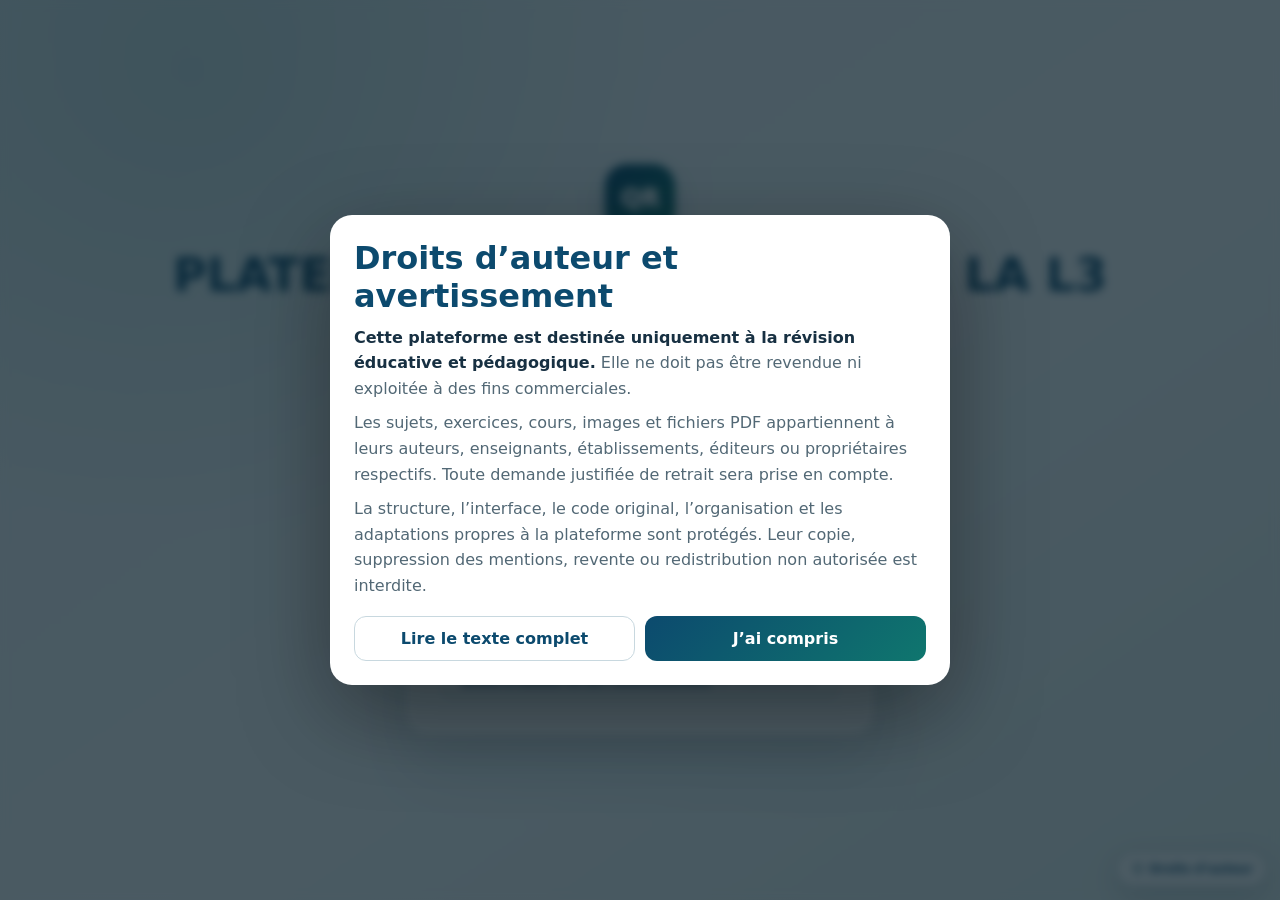
<file: index.html>
<!doctype html>
<html lang="fr">
<head>
  <script src="session-bridge.js"></script>
  <meta charset="utf-8">
  <meta name="viewport" content="width=device-width,initial-scale=1,viewport-fit=cover">
  <meta name="theme-color" content="#0c4a6e">
  <title>PLATEFORME DE REVISION DE LA L3</title>
  <link rel="manifest" href="manifest.webmanifest">
  <link rel="icon" href="icone-l3-192.png" type="image/png">
  <link rel="apple-touch-icon" href="icone-l3-192.png">
  <link rel="stylesheet" href="plateforme.css">
  <link rel="stylesheet" href="avertissement.css">
</head>
<body>
  <main class="page">
    <div class="shell">
      <header class="brand">
        <div class="brand-mark">QR</div>
        <h1>PLATEFORME DE REVISION DE LA L3</h1>
        <p>Un seul code d’accès pour choisir et utiliser l’espace de travail qui vous convient.</p>
        <p id="offlineStatus" class="offline-status" aria-live="polite">Préparation du mode hors connexion…</p>
      </header>

      <section class="panel login-panel" id="loginPanel">
        <form id="loginForm" novalidate>
          <div class="field">
            <label for="codeInput">Code personnel</label>
            <input id="codeInput" type="password" autocomplete="current-password" autocapitalize="characters" spellcheck="false" placeholder="Entrez votre code" required>
          </div>
          <button class="primary" type="submit">Continuer</button>
          <p class="error" id="loginError" role="alert"></p>
          <p class="legal-login-note">En continuant, vous reconnaissez avoir pris connaissance des <a href="droits-auteur.html">droits d’auteur et de l’avertissement</a> de la plateforme.</p>
        </form>
      </section>

      <section class="panel hidden" id="chooserPanel">
        <div class="chooser-head">
          <div class="welcome">
            <h2>Bienvenue, <span id="welcomeName">Étudiant</span></h2>
            <p>Choisissez le site sur lequel vous voulez travailler.</p>
          </div>
          <button class="logout" id="logoutButton" type="button">Déconnexion</button>
        </div>

        <div class="site-grid">
          <article class="site-card">
            <div class="site-icon">📘</div>
            <h3>SANTÉ PUBLIQUE L1-L2-L3</h3>
            <p>Cours complet de santé publique et quiz organisés par chapitre.</p>
            <ul><li>Lecture et recherche dans le cours</li><li>Quiz de santé publique</li></ul>
            <a class="open-site" href="sante-publique.html?v=20261009-comptes-v23">Ouvrir SANTÉ PUBLIQUE L1-L2-L3</a>
          </article>

          <article class="site-card">
            <div class="site-icon">🎯</div>
            <h3>DIPLÔME D'ÉTAT BLANC 2024-2025-2026</h3>
            <p>Sujets de diplôme d’État blanc 2024, 2025 et 2026, classés par matière, ville et filière.</p>
            <ul><li>Choix des matières et sujets</li><li>Historique et paramètres personnels</li></ul>
            <a class="open-site" href="quiz-promo-p8.html?portal=de-blanc&amp;v=20261008-portails-separes">Ouvrir DIPLÔME D'ÉTAT BLANC</a>
          </article>

          <article class="site-card">
            <div class="site-icon">🏆</div>
            <h3>PREPA D.E. NATIONALE 2026</h3>
            <p>Sujets de préparation nationale 2026, classés dans les six matières du D.E.</p>
            <ul><li>Sujets nationaux 2026</li><li>Historique et paramètres personnels</li></ul>
            <a class="open-site" href="quiz-promo-p8.html?portal=prepa-national&amp;v=20261008-portails-separes">Ouvrir PREPA D.E. NATIONALE 2026</a>
          </article>

          <article class="site-card">
            <div class="site-icon">👶</div>
            <h3>PEDIATRIE L1-L2-L3</h3>
            <p>Révision complète de pédiatrie à partir du livre INFAS, avec exercices et corrigés.</p>
            <ul><li>749 QCM et QCD textuels</li><li>30 QROC, étude de cas et livre PDF</li></ul>
            <a class="open-site" href="pediatrie.html?v=20261009-comptes-v23">Ouvrir PEDIATRIE L1-L2-L3</a>
          </article>

          <article class="site-card">
            <div class="site-icon">🩺</div>
            <h3>CHIRURGIE L1-L2-L3</h3>
            <p>Recueil PREPA D.E. de chirurgie organisé en 19 sujets.</p>
            <ul><li>68 pages et 19 sujets</li><li>164 questions en quiz corrigé</li></ul>
            <a class="open-site" href="chirurgie.html?v=20261009-comptes-v23">Ouvrir CHIRURGIE L1-L2-L3</a>
          </article>
        </div>
        <p class="footer-note">Vous pouvez revenir ici à tout moment avec le bouton « Choisir un autre site ».</p>
      </section>
    </div>
  </main>
<script>
/* ===== CODES D’ACCÈS — intégré directement dans la page ===== */
// Liste commune des comptes autorisés.
// Liste commune des comptes autorisés pour les cinq espaces.
window.SHARED_SITE_ACCOUNTS=[
{"id":1,"name":"ABA DIANE CLAVERIE","phone":"0747386779","code":"AD779","antenne":"ABENGOUROU"},
{"id":2,"name":"ABAKA JEAN MARIE VIANNEY","phone":"0160802373","code":"AJ373","antenne":"ABENGOUROU"},
{"id":3,"name":"ABBE Michelle-Ella","phone":"0777751140","code":"AM140","antenne":"ABENGOUROU"},
{"id":4,"name":"ABE N'DRIN DELIMA DORIANE","phone":"0759028107","code":"AN107","filiere":"IDE","nameAliases":["ABE N'DRIN DELIMA","ABE"],"antenne":"ABENGOUROU"},
{"id":5,"name":"Abeu reine","phone":"0749126482","code":"AR482","antenne":"ABENGOUROU"},
{"id":6,"name":"abi ange dominique","phone":"0502461581","code":"AA581","antenne":"ABENGOUROU"},
{"id":7,"name":"ABI ANGEDOMINIQUE ANISSA","phone":"50246181","code":"AA181","antenne":"ABENGOUROU"},
{"id":8,"name":"ABLE GUY MARTIAL YANNICK","phone":"0767472310","code":"AG310","antenne":"ABENGOUROU"},
{"id":9,"name":"ABOA AWOBI JULIANA","phone":"0747762334","code":"AA334","antenne":"ABENGOUROU"},
{"id":10,"name":"ABOU CHILE MARIE JOSÉE 0789874768","phone":"0789874768","code":"AC768","antenne":"ABENGOUROU"},
{"id":11,"name":"ABY AGOA ARSÈNE DIEU DONNÉ","phone":"0789191243","code":"AA243","antenne":"ABENGOUROU"},
{"id":12,"name":"ACHI CARINE","phone":"0546755936","code":"AC936","antenne":"ABENGOUROU"},
{"id":13,"name":"ACHi JOEL CYRILLE GHISLAIN","phone":"0102051428","code":"AJ428","antenne":"ABENGOUROU"},
{"id":14,"name":"ACHY KOUADIO RENAULD BENJAMIN","phone":"0798814258","code":"AK258","antenne":"ABENGOUROU"},
{"id":15,"name":"ADAGBA DETCHIO EMMANUELA","phone":"0152387103","code":"AD103","antenne":"ABENGOUROU"},
{"id":16,"name":"ADEPO AXELLE Emmanuella","phone":"0565361173","code":"AA173","antenne":"ABENGOUROU"},
{"id":17,"name":"ADIKO ATSE FRANCK ALEX","phone":"0556719328","code":"AA328","filiere":"IDE","antenne":"ABENGOUROU"},
{"id":18,"name":"ADIKO MARIUS TRÉSOR","phone":"0143916110","code":"AM110","antenne":"ABENGOUROU"},
{"id":19,"name":"ADINGRA KESSIA ELLA","phone":"0767829004","code":"AK004","antenne":"ABENGOUROU"},
{"id":20,"name":"ADJEI KOFFI DAVID","phone":"0143344748","code":"AK748","antenne":"ABENGOUROU"},
{"id":21,"name":"ADJEMIAN KOUASSI DJOBENE ISAC","phone":"0710838022","code":"AK022","antenne":"ABENGOUROU"},
{"id":22,"name":"ADJEMIN KOUANIN GENEVIEVRE","phone":"0584074725","code":"AK725","antenne":"ABENGOUROU"},
{"id":23,"name":"ADJOUMANI AKUA ADJEPOMAH SOPHIE","phone":"0778339466","code":"AA466","antenne":"ABENGOUROU"},
{"id":24,"name":"ADOM ASSIEDOUA EUGÉNIE","phone":"0172785141","code":"AA141","antenne":"ABENGOUROU"},
{"id":25,"name":"ADOMPO GILLES ARMAND","phone":"0767391560","code":"AG560","antenne":"ABENGOUROU"},
{"id":26,"name":"ADON CHARLE ANNELLE","phone":"0720500587","code":"AC587","antenne":"ABENGOUROU"},
{"id":27,"name":"ADON THÈCLE JOËLLE","phone":"0769791345","code":"AT345","antenne":"ABENGOUROU"},
{"id":28,"name":"ADOU ABENAN JOSIANE","phone":"0759953697","code":"AA697","antenne":"ABENGOUROU"},
{"id":29,"name":"ADOU ADJO ANGE PATRICIA","phone":"0748355113","code":"AA113","antenne":"ABENGOUROU"},
{"id":30,"name":"ADOU AFFOUA FROUWA MONIQUE","phone":"0777927662","code":"AA662","antenne":"ABENGOUROU"},
{"id":31,"name":"ADOU AKUA N’KETIA","phone":"0749114995","code":"AA995","antenne":"ABENGOUROU"},
{"id":32,"name":"ADOU HOMAH MADELEINE SOPHIE","phone":"0709901717","code":"AH717","antenne":"ABENGOUROU"},
{"id":33,"name":"ADOU MAURICETTE","phone":"0170923294","code":"AM294","antenne":"ABENGOUROU"},
{"id":34,"name":"Adou Mauricette","phone":"0747654744","code":"AM744","antenne":"ABENGOUROU"},
{"id":35,"name":"ADOU NAH CHARLOTTE","phone":"0789335578","code":"AN578","antenne":"ABENGOUROU"},
{"id":36,"name":"ADOU RAÏSSA N'GUESSAN VÉRONIQUE","phone":"0749389791","code":"AR791","antenne":"ABENGOUROU"},
{"id":37,"name":"ADOU SEKA VANCESLAS","phone":"0594079833","code":"AS833","codeAliases":["AS833A"],"secondaryPhones":["0594070833"],"antenne":"ABENGOUROU"},
{"id":38,"name":"ADOU THECLE TATIANA","phone":"0749953819","code":"AT819","antenne":"ABENGOUROU"},
{"id":39,"name":"ADZA MARIE ELVICA CHIEPO","phone":"0505074774","code":"AM774","antenne":"ABENGOUROU"},
{"id":40,"name":"AGBATOU KPATTA STANISLAS","phone":"0586585838","code":"AK838","antenne":"ABENGOUROU"},
{"id":41,"name":"AGBEDJE N' TAHO CALISTE ROLANDE","phone":"0504185965","code":"AN965","antenne":"ABENGOUROU"},
{"id":42,"name":"AGBOLI PITIOH ISABELLE-DANIELLE","phone":"0768533034","code":"AP034","antenne":"ABENGOUROU"},
{"id":43,"name":"AGNISSAN HENRY STEPHANE","phone":"0769895982","code":"AH982","antenne":"ABENGOUROU"},
{"id":44,"name":"AGNISSAN KOUASSI LÉONCE","phone":"0768540748","code":"AK748A","antenne":"ABENGOUROU"},
{"id":45,"name":"AGUIE CACHY VICTORINE","phone":"0718426377","code":"AC377","filiere":"IDE","antenne":"ABENGOUROU"},
{"id":46,"name":"AHIN BAH FAVIANA DE VALENCIA","phone":"0759456718","code":"AB718","codeAliases":["AB618"],"secondaryPhones":["0759457618"],"filiere":"IDE","antenne":"ABENGOUROU"},
{"id":47,"name":"AHOSSO KOUADJA FABRICE","phone":"0161510620","code":"AK620","antenne":"ABENGOUROU"},
{"id":48,"name":"AHOUA BROU JEAN","phone":"0759125404","code":"AB404","antenne":"ABENGOUROU"},
{"id":49,"name":"AHUA NICOLAS DIEUDONNE","phone":"0102453126","code":"AN126","antenne":"ABENGOUROU"},
{"id":50,"name":"AKAFFOU STÉPHANIE CHANNELLE","phone":"0545585057","code":"AS057","antenne":"ABENGOUROU"},
{"id":51,"name":"AKANJI MARIETTE","phone":"0103921168","code":"AM168","antenne":"ABENGOUROU"},
{"id":52,"name":"AKE BOTI AGNÈS","phone":"0769954012","code":"AB012","antenne":"ABENGOUROU"},
{"id":53,"name":"AKE N'DA MARIE CLAUDIA","phone":"0575599932","code":"AN932","codeAliases":["AN932A"],"secondaryPhones":["0575959932"],"antenne":"ABENGOUROU"},
{"id":54,"name":"Akesse ange Marilyne Judith","phone":"0708435999","code":"AA999","antenne":"ABENGOUROU"},
{"id":55,"name":"AKESSE EHUI STANISLAS YANNICK","phone":"0747070623","code":"AE623","antenne":"ABENGOUROU"},
{"id":56,"name":"Akissi SOPIE MARIE ESPÉRANCE","phone":"0595052603","code":"AS603","antenne":"ABENGOUROU"},
{"id":57,"name":"AKOCHI AGBE SAMUEL","phone":"0747244945","code":"AA945","antenne":"ABENGOUROU"},
{"id":58,"name":"AKOUN SOPIE ORPHEE CORINE","phone":"0716007935","code":"AS935","antenne":"ABENGOUROU"},
{"id":59,"name":"AKPA EMELINE","phone":"0787832814","code":"AE814","antenne":"ABENGOUROU"},
{"id":60,"name":"Allé amon debora","phone":"0103022701","code":"AA701","antenne":"ABENGOUROU"},
{"id":61,"name":"ALLE YANNICK-SAINT-CLAVER","phone":"0140814564","code":"AY564","antenne":"ABENGOUROU"},
{"id":62,"name":"ALLOU AFFOUA BERNADETTE CYNTHIA","phone":"0748266388","code":"AA388","filiere":"SFM","antenne":"ABENGOUROU"},
{"id":63,"name":"AMALAMAN ALLOU ADRIENNE","filiere":"IDE","phone":"0748479280","code":"AA280","antenne":"ABENGOUROU"},
{"id":64,"name":"AMAN KOUADIO FABRICE","phone":"0555537924","code":"AK924","antenne":"ABENGOUROU"},
{"id":65,"name":"AMIAN AMIAN BERNARD","phone":"0502208249","code":"AA249","codeAliases":["AB249","AB264"],"nameAliases":["AMIAN BERNARD"],"filiere":"IDE","secondaryPhones":["0777780264"],"antenne":"ABENGOUROU"},
{"id":67,"name":"AMOA KANGA BERNADETTE","phone":"0748487037","code":"AK037","antenne":"ABENGOUROU"},
{"id":68,"name":"AMOAKON ADJOUA FRÉDÉRIQUE LARISSA","phone":"0757476644","code":"AA644","antenne":"ABENGOUROU"},
{"id":69,"name":"AMOIKON AKA BLANCHARD","phone":"0717794759","code":"AA759","antenne":"ABENGOUROU"},
{"id":70,"name":"ANANI BLANDINE","phone":"0505805987","code":"AB987","antenne":"ABENGOUROU"},
{"id":71,"name":"ANDETCHI KADJO ANDERSON","phone":"0748097948","code":"AK948","antenne":"ABENGOUROU"},
{"id":72,"name":"ANE ASSAMA DIANE","phone":"0102447642","code":"AA642","antenne":"ABENGOUROU"},
{"id":73,"name":"ANGBO KOUSSO CLAIRE TELOR","phone":"0767930481","code":"AK481","antenne":"ABENGOUROU"},
{"id":74,"name":"ANGORA FRANCK KOFFI ANDERSON","phone":"0747955950","code":"AF950","antenne":"ABENGOUROU"},
{"id":75,"name":"ANIN EPIE ROSEMONDE","phone":"0749833935","code":"AE935","antenne":"ABENGOUROU"},
{"id":76,"name":"ANIN SONAN STÉPHANIE CHRISTELLE","phone":"0709779977","code":"AS977","antenne":"ABENGOUROU"},
{"id":77,"name":"ANOH MARLENE LYDIA","phone":"0707333984","code":"AM984","antenne":"ABENGOUROU"},
{"id":78,"name":"Anon KOUASSY LIONEL","phone":"0152421533","code":"AK533","antenne":"ABENGOUROU"},
{"id":79,"name":"AQUESSE N’GORAN FREDERIC","phone":"0708670388","code":"AN388","antenne":"ABENGOUROU"},
{"id":80,"name":"ARRIA CHAYE AMANDINE","phone":"0748726219","code":"AC219","antenne":"ABENGOUROU"},
{"id":81,"name":"ASSAMOA AKOUA TCHOUMASSIWA","phone":"0749285014","code":"AA014","antenne":"ABENGOUROU"},
{"id":82,"name":"ASSAMOI CHADON SANDRINE","phone":"0789288452","code":"AC452","antenne":"ABENGOUROU"},
{"id":83,"name":"ASSANDE MANOU MARTINE","phone":"0546737090","code":"AM090","antenne":"ABENGOUROU"},
{"id":85,"name":"ASSANVO KOFFI JEAN BAPTISTE","phone":"0586636101","code":"AK101","antenne":"ABENGOUROU"},
{"id":87,"name":"ASSEMIEN SOMALA YOLANDE","phone":"0706527240","code":"AS240","antenne":"ABENGOUROU"},
{"id":88,"name":"ASSEUFI GUY CYRILLE","phone":"0170318444","code":"AG444","antenne":"ABENGOUROU"},
{"id":89,"name":"Assi Api Béatrice","phone":"0706819423","code":"AA423","antenne":"ABENGOUROU"},
{"id":90,"name":"ASSI CACHIA HERMINE LESLIE","phone":"0711138833","code":"AC833","antenne":"ABENGOUROU"},
{"id":91,"name":"ASSI CHABEL PONCE KOUASSI","phone":"0779546650","code":"AC650","antenne":"ABENGOUROU"},
{"id":92,"name":"ASSI Estelle Epiphanie","phone":"0789978003","code":"AE003","antenne":"ABENGOUROU"},
{"id":93,"name":"ASSI ESTELLE EPIPHANIE","phone":"0749310181","code":"AE181","filiere":"SFM","antenne":"ABENGOUROU"},
{"id":94,"name":"ASSI KOUSSO MARIE FRANCE","phone":"0779469745","code":"AK745","antenne":"ABENGOUROU"},
{"id":95,"name":"ASSI SOPIE OLGA","phone":"0709717007","code":"AS007","antenne":"ABENGOUROU"},
{"id":96,"name":"ASSIE EBA ÉPIPHANIE LAURE","phone":"0777523323","code":"AE323","antenne":"ABENGOUROU"},
{"id":97,"name":"ASSIEKRO GANH MARINA STÉPHANIE","phone":"O759439389","code":"AG389","antenne":"ABENGOUROU"},
{"id":98,"name":"ATHEBA AKABLALO MELISSA KEVINE","phone":"0787392823","code":"AA823","antenne":"ABENGOUROU"},
{"id":99,"name":"ATSE AMBEU THIBAUT","phone":"0102222567","code":"AA567","antenne":"ABENGOUROU"},
{"id":100,"name":"ATSE FERRAND","phone":"0757742041","code":"AF041","antenne":"ABENGOUROU"},
{"id":102,"name":"ATSE JEAN FRANÇOIS RÉGIS","phone":"0768650676","code":"AJ676","antenne":"ABENGOUROU"},
{"id":103,"name":"ATSE MICHAEL-DÉSIRÉ","phone":"0758446451","code":"AM451","antenne":"ABENGOUROU"},
{"id":104,"name":"ATSE RODRIGUE DECAS","phone":"0705616904","code":"AR904","antenne":"ABENGOUROU"},
{"id":105,"name":"ATSE SOPIE CELESTE","phone":"0747303725","code":"AS725","antenne":"ABENGOUROU"},
{"id":106,"name":"ATTA DANIEL ROMARIC","phone":"0769988659","code":"AD659","filiere":"IDE","antenne":"ABENGOUROU"},
{"id":107,"name":"ATTA KOFFI PRUDENCE","phone":"0748753973","code":"AK973","antenne":"ABENGOUROU"},
{"id":108,"name":"ATTA N DA INNOCENT","phone":"0747586016","code":"AN016","codeAliases":["AN016A"],"secondaryPhones":["0747580016"],"antenne":"ABENGOUROU"},
{"id":109,"name":"ATTE GRACE BÉNÉDICTE ESTHER","phone":"0544921230","code":"AG230","antenne":"ABENGOUROU"},
{"id":110,"name":"AYE EDMONDE","phone":"0788247262","code":"AE262","antenne":"ABENGOUROU"},
{"id":111,"name":"AYENON SOPIE LAURETTE ANGELA","phone":"0596844217","code":"AS217","antenne":"ABENGOUROU"},
{"id":112,"name":"AYEWO N'TAKPE EVARISTE","phone":"0545222505","code":"AN505","antenne":"ABENGOUROU"},
{"id":113,"name":"AZOUMANA WASS YAH MARAMA","phone":"0748042614","code":"AW614","filiere":"IDE","antenne":"ABENGOUROU"},
{"id":114,"name":"BABE BOUAYE MARIE ANGE","phone":"0788704833","code":"BB833","codeAliases":["BM833"],"nameAliases":["BABE MARIE ANGE"],"antenne":"ABENGOUROU"},
{"id":116,"name":"BABO SARA EVELYNE","phone":"0702970497","code":"BS497","codeAliases":["BS497A"],"secondaryPhones":["0702910497"],"antenne":"ABENGOUROU"},
{"id":117,"name":"BADOU AKOUA MARIE MADELEINE","phone":"0502987251","code":"BA251","antenne":"ABENGOUROU"},
{"id":118,"name":"BADOU YAO KOUNADOU","phone":"0748452311","code":"BY311","filiere":"SFM","antenne":"ABENGOUROU"},
{"id":119,"name":"BAH OUEBE MONDESIRE","phone":"0566241142","code":"BO142","antenne":"ABENGOUROU"},
{"id":120,"name":"BAHI DREBA PERSIDE","phone":"0709872782","code":"BD782","antenne":"ABENGOUROU"},
{"id":121,"name":"BAKAYOKO FATOUMATA","phone":"0788126326","code":"BF326","antenne":"ABENGOUROU"},
{"id":122,"name":"BAKUI ADJA ANNE-MARIE","phone":"0777070271","code":"BA271","antenne":"ABENGOUROU"},
{"id":123,"name":"BALE GUY SERGE","phone":"0757576865","code":"BG865","antenne":"ABENGOUROU"},
{"id":124,"name":"BALLO ABOULAYE","phone":"0789455575","code":"BA575","antenne":"ABENGOUROU"},
{"id":125,"name":"BAMBA AMINAN","phone":"0769523280","code":"BA280","antenne":"ABENGOUROU"},
{"id":126,"name":"BAMBA GRÂCE","phone":"0103432942","code":"BG942","antenne":"ABENGOUROU","filiere":"IDE"},
{"id":127,"name":"BANGOULI youa Lauriane","phone":"0759878634","code":"BY634","antenne":"ABENGOUROU"},
{"id":128,"name":"BARRY TENIN","phone":"0545752755","code":"BT755","antenne":"ABENGOUROU"},
{"id":129,"name":"Batoua wahameu Edwige","phone":"0749742701","code":"BW701","antenne":"ABENGOUROU"},
{"id":130,"name":"BAYORO TITI EVARIST","phone":"0507230852","code":"BT852","antenne":"ABENGOUROU"},
{"id":131,"name":"BECHE AKICHI FLORA","phone":"0151985795","code":"BA795","antenne":"ABENGOUROU"},
{"id":132,"name":"BECHET LISE LORRAINE AKICHI","phone":"0787042325","code":"BL325","antenne":"ABENGOUROU"},
{"id":133,"name":"BEDA CHIEPO CHRISTELLE","phone":"0759636747","code":"BC747","antenne":"ABENGOUROU"},
{"id":134,"name":"BEDA TIRBUCE PATERNE","phone":"0708190886","code":"BT886","codeAliases":["BB886"],"nameAliases":["BEDA BEDA"],"filiere":"IDE","antenne":"ABENGOUROU"},
{"id":135,"name":"Bekoin Lydie","phone":"0707987805","code":"BL805","antenne":"ABENGOUROU"},
{"id":136,"name":"BEKOU MARIA","phone":"0709394961","code":"BM961","antenne":"ABENGOUROU"},
{"id":137,"name":"BEKOULINDJO KROU Lambert","phone":"0758052344","code":"BK344","antenne":"ABENGOUROU"},
{"id":138,"name":"BELI N'GUESSAN ROLANDE","phone":"0708635442","code":"BN442","antenne":"ABENGOUROU"},
{"id":139,"name":"BENE YAWA MARIE ANGE","phone":"0748469991","code":"BY991","antenne":"ABENGOUROU"},
{"id":140,"name":"BERTE ISSA","phone":"0574535583","code":"BI583","filiere":"IDE","antenne":"ABENGOUROU"},
{"id":141,"name":"BEUGRE LATH LUTIA","phone":"0707298175","code":"BL175","antenne":"ABENGOUROU"},
{"id":142,"name":"BIDIMA BARKISSA","phone":"0140671098","code":"BB098","antenne":"ABENGOUROU"},
{"id":143,"name":"BIENVENU YAPOGA JUNIOR","phone":"0779653490","code":"BY490","antenne":"ABENGOUROU"},
{"id":144,"name":"Bile koffi sylvestre","phone":"0778831635","code":"BK635","antenne":"ABENGOUROU"},
{"id":145,"name":"BINI AMINATA","phone":"0575146335","code":"BA335","filiere":"IDE","antenne":"ABENGOUROU"},
{"id":146,"name":"BINI ANZATA OUATTARA","phone":"0505273673","code":"BA673","antenne":"ABENGOUROU"},
{"id":147,"name":"BINI YEBOUA KOFFI GUILLAUME","phone":"0758222405","code":"BY405","filiere":"IDE","antenne":"ABENGOUROU"},
{"id":148,"name":"BITIE ODETTE","phone":"0707205374","code":"BO374","antenne":"ABENGOUROU"},
{"id":149,"name":"Bitty clémence","phone":"0747424331","code":"BC331","antenne":"ABENGOUROU"},
{"id":150,"name":"BLIN CHANTAL","phone":"0748636261","code":"BC261","antenne":"ABENGOUROU"},
{"id":151,"name":"BOA ASSI YANNICK LAURENT","phone":"0575154726","code":"BA726","antenne":"ABENGOUROU"},
{"id":152,"name":"BOA MALA CATHERINE","phone":"0747060601","code":"BM601","antenne":"ABENGOUROU"},
{"id":153,"name":"BOKA APATA BRICE BENSON","phone":"0779566741","code":"BA741","antenne":"ABENGOUROU"},
{"id":154,"name":"Boka Cynthia","phone":"0758866857","code":"BC857","antenne":"ABENGOUROU"},
{"id":155,"name":"Boni Boussou Estelle","phone":"0717204098","code":"BB098A","antenne":"ABENGOUROU"},
{"id":156,"name":"BONSSON N'GADI ERIC","phone":"0545913026","code":"BN026","antenne":"ABENGOUROU"},
{"id":158,"name":"BOSSO MAINGOUMIN JEAN ELYSE","phone":"0142464948","code":"BM948","antenne":"ABENGOUROU"},
{"id":159,"name":"BOSSON OI BOSSON PROSPER","phone":"0749470868","code":"BO868","antenne":"ABENGOUROU"},
{"id":160,"name":"BOTTI AYA DORIANE-ESTHER MILENE","phone":"0768193241","code":"BA241","antenne":"ABENGOUROU"},
{"id":161,"name":"BOUA AMON JEAN-YVES","phone":"0757488336","code":"BA336","antenne":"ABENGOUROU"},
{"id":162,"name":"BOUA BOKA AFFO OLGA PALOMA","phone":"0502188627","code":"BB627","antenne":"ABENGOUROU"},
{"id":163,"name":"BOUADOU KUMANSI HERVE","phone":"0704226080","code":"BK080","antenne":"ABENGOUROU"},
{"id":164,"name":"BOUIKALO EPSE ZOHOULOUA LOU BOTTY OLGAS DE PAUL","phone":"0749835963","code":"BE963","antenne":"ABENGOUROU"},
{"id":165,"name":"BOUO SALAMATA","phone":"0749880248","code":"BS248","codeAliases":["BS248A"],"secondaryPhones":["0749980248"],"antenne":"ABENGOUROU"},
{"id":166,"name":"BREDOU BENDE ARMAND","phone":"0847964679","code":"BB679","antenne":"ABENGOUROU"},
{"id":167,"name":"BREDOUM ATTAWA","phone":"0777442880","code":"BA880","antenne":"ABENGOUROU"},
{"id":168,"name":"BROU AHOUO PULCHÉRIE","phone":"0544554414","code":"BA414","filiere":"IDE","antenne":"ABENGOUROU"},
{"id":169,"name":"BROU DIAMBRA ÉRIC","phone":"0140136683","code":"BD683","filiere":"IDE","antenne":"ABENGOUROU"},
{"id":170,"name":"BROU KOUAME AHOU GENEVIÈVE","phone":"0584911157","code":"BK157","antenne":"ABENGOUROU"},
{"id":171,"name":"BROU N’DOLI","phone":"0788246461","code":"BN461","antenne":"ABENGOUROU"},
{"id":172,"name":"BROU OI BROU JEAN","phone":"0757566168","code":"BO168","antenne":"ABENGOUROU"},
{"id":173,"name":"BROU SOPIE ARNOLD GWLADYS","phone":"0706836114","code":"BS114","antenne":"ABENGOUROU"},
{"id":174,"name":"CAMARA AFFISSATA","phone":"0717612034","code":"CA034","antenne":"ABENGOUROU"},
{"id":175,"name":"Coulibaly Abdoulaye","phone":"0504206281","code":"CA281","antenne":"ABENGOUROU"},
{"id":176,"name":"COULIBALY MADJOUMA","phone":"0708900910","code":"CM910","antenne":"ABENGOUROU"},
{"id":177,"name":"COULIBALY ZIE","phone":"0759478258","code":"CZ258","antenne":"ABENGOUROU","filiere":"IDE"},
{"id":178,"name":"DAFFOU DORIS AMÉDÉE D'ASSISE","phone":"0777084858","code":"DD858","antenne":"ABENGOUROU"},
{"id":179,"name":"DAH TOTO JACQUES","phone":"0101041341","code":"DT341","antenne":"ABENGOUROU"},
{"id":180,"name":"DAKON AKUA SONIA","phone":"0503430673","code":"DA673","filiere":"IDE","antenne":"ABENGOUROU"},
{"id":181,"name":"DAMOUE AÏCHATOU","phone":"0757927929","code":"DA929","filiere":"SFM","antenne":"ABENGOUROU"},
{"id":182,"name":"DAOU MARIAM FLAVIE VIERRA","phone":"0574771636","code":"DM636","antenne":"ABENGOUROU"},
{"id":183,"name":"DASSE ZIKIDA AUDE HERMINE","phone":"0777104461","code":"DZ461","antenne":"ABENGOUROU"},
{"id":184,"name":"DATTE ABENAN ATTAWA GENEVIÈVE","phone":"0595395830","code":"DA830","antenne":"ABENGOUROU"},
{"id":185,"name":"DÉDÉ AIMLA AUDE MARIE MICHELLE","phone":"0757223830","code":"DA830A","antenne":"ABENGOUROU"},
{"id":186,"name":"SEKA KOUSSO GISLAINE MANUELA","phone":"0758317555","code":"SK555","filiere":"IDE","antenne":"ABENGOUROU"},
{"id":187,"name":"DERE FLORE ADELINE","phone":"0707291198","code":"DF198","filiere":"IDE","antenne":"ABENGOUROU"},
{"id":188,"name":"DIAKITÉ AMINATA BEH","phone":"0748491895","code":"DA895","antenne":"ABENGOUROU"},
{"id":189,"name":"DIALLO ASSETOU","phone":"0705051737","code":"DA737","antenne":"ABENGOUROU"},
{"id":190,"name":"DIALLO Mariam","phone":"0747902203","code":"DM203","filiere":"IDE","antenne":"ABENGOUROU"},
{"id":191,"name":"DIAMBRA BORIS","phone":"0142351698","code":"DB698","filiere":"IDE","antenne":"ABENGOUROU"},
{"id":192,"name":"DIAN DIAN ARISTIDE","phone":"0788525436","code":"DD436","antenne":"ABENGOUROU"},
{"id":193,"name":"DIARRA ADOU PACÔME","phone":"0709410394","code":"DA394","antenne":"ABENGOUROU"},
{"id":194,"name":"DIARRA BRAKISSA","phone":"0709031372","code":"DB372","antenne":"ABENGOUROU"},
{"id":195,"name":"DIARRA MANDJARA","phone":"0586055315","code":"DM315","antenne":"ABENGOUROU"},
{"id":196,"name":"DIASSIN RUSSEL FRANKLIN","phone":"0545839169","code":"DR169","antenne":"ABENGOUROU"},
{"id":197,"name":"DIBI AKISSI YVANNA PENIELLE","phone":"0171985667","code":"DA667","antenne":"ABENGOUROU"},
{"id":198,"name":"Dieth Victoria Marie-Dominique Christelle","phone":"0747155867","code":"DV867","antenne":"ABENGOUROU"},
{"id":199,"name":"DIOMANDÉ MANSOHODE CHRISTELLE","phone":"0799673241","code":"DM241","antenne":"ABENGOUROU"},
{"id":200,"name":"DIOMANDE SOPOUDE WILFRIED","phone":"0714970571","code":"DS571","antenne":"ABENGOUROU"},
{"id":201,"name":"DIZO LYDIE PATRICIA","phone":"0748473125","code":"DL125","antenne":"ABENGOUROU"},
{"id":202,"name":"DJADOU DAMETE BÉATRICE","phone":"0707704580","code":"DD580","filiere":"IDE","antenne":"ABENGOUROU"},
{"id":203,"name":"DJAHA N' GUESSAN VIRGINIE","phone":"0758860556","code":"DN556","filiere":"IDE","nameAliases":["DJAHA N' GUESSAN"],"antenne":"ABENGOUROU"},
{"id":204,"name":"DJANÉ AKOUA CHARLEINNE","phone":"0716481538","code":"DA538","antenne":"ABENGOUROU"},
{"id":205,"name":"DJEDJI AGOA CHARLENE","phone":"0777947661","code":"DA661","antenne":"ABENGOUROU"},
{"id":206,"name":"DJOMAN BONINBIE BENITA","phone":"0777775503","code":"DB503","antenne":"ABENGOUROU"},
{"id":207,"name":"DJRO AKE AGATHE BERTINE","phone":"0708126197","code":"DA197","antenne":"ABENGOUROU"},
{"id":208,"name":"DOFFOU KAMAN CLÉMENT","phone":"0767834003","code":"DK003","antenne":"ABENGOUROU"},
{"id":209,"name":"DOLLO ANGODO JORESSE","phone":"0708436545","code":"DA545","antenne":"ABENGOUROU"},
{"id":210,"name":"DONGNI ADJA JOSEE REBECCA","phone":"0777132771","code":"DA771","antenne":"ABENGOUROU"},
{"id":211,"name":"DONGO KOSSIA","phone":"0500751575","code":"DK575","antenne":"ABENGOUROU"},
{"id":212,"name":"DRO LOU MIREILLE","phone":"0103664224","code":"DL224","filiere":"SFM","antenne":"ABENGOUROU"},
{"id":213,"name":"Ducasse","phone":"0585304009","code":"DU009","antenne":"ABENGOUROU"},
{"id":214,"name":"EBA ANGE","phone":"0777196166","code":"EA166","antenne":"ABENGOUROU"},
{"id":215,"name":"EBI N'DA N'GOUAN ÉRIC","phone":"0747263020","code":"EN020","antenne":"ABENGOUROU"},
{"id":216,"name":"Ebrotie anoh ermane desire","phone":"0767888786","code":"EA786","antenne":"ABENGOUROU"},
{"id":217,"name":"EDJA KANGAH BERNADETTE","phone":"0506862962","code":"EK962","antenne":"ABENGOUROU"},
{"id":218,"name":"EDJA KANGAH BERNADETTE","phone":"0748748966","code":"EK966","antenne":"ABENGOUROU"},
{"id":219,"name":"EHOUMAN ADJO IRENE","phone":"0141007123","code":"EA123","filiere":"IDE","antenne":"ABENGOUROU"},
{"id":220,"name":"EHOUMAN GUILLAUME KUMOU","phone":"0757226446","code":"EG446","antenne":"ABENGOUROU"},
{"id":221,"name":"EKISSI EKISSI SERGES","phone":"0564523193","code":"EE193","antenne":"ABENGOUROU"},
{"id":222,"name":"EKISSI SOPI RUTH","phone":"0152856452","code":"ES452","codeAliases":["ES452A"],"secondaryPhones":["0152885452"],"antenne":"ABENGOUROU"},
{"id":223,"name":"EKORAN AFFOUÉ MARIE-JEANNE","phone":"0758488227","code":"EA227","antenne":"ABENGOUROU"},
{"id":224,"name":"EKOU AYA MARIE -EDITH","phone":"0758512161","code":"EA161","antenne":"ABENGOUROU"},
{"id":225,"name":"EKOU EHOUSSOU -BLA FLORA KERENE","phone":"0777570562","code":"EE562","filiere":"SFM","nameAliases":["EKOU EHOUSSOU -BLA FLORA"],"antenne":"ABENGOUROU"},
{"id":226,"name":"EKOUMANO KOUADIO DANIEL","phone":"0799138062","code":"EK062","filiere":"IDE","antenne":"ABENGOUROU"},
{"id":227,"name":"EKOUMANO KOUAKOU HONORE","phone":"0101798146","code":"EK146","antenne":"ABENGOUROU"},
{"id":228,"name":"Ekoun Amenan ALice","phone":"0505219804","code":"EA804","antenne":"ABENGOUROU"},
{"id":229,"name":"EKRA VADJO JORDIE CORYNNE","phone":"0747934814","code":"EV814","antenne":"ABENGOUROU"},
{"id":230,"name":"ELLOU Fleur","phone":"0747071358","code":"EF358","antenne":"ABENGOUROU"},
{"id":231,"name":"ESSAN OI ESSAN ARMAND ANTOINE","phone":"0709784475","code":"EO475","antenne":"ABENGOUROU"},
{"id":232,"name":"ESSI EVAH ESTHER","phone":"0709065611","code":"EE611","antenne":"ABENGOUROU"},
{"id":233,"name":"ESSO AKOUA NADÈGE","phone":"0103000201","code":"EA201","antenne":"ABENGOUROU"},
{"id":234,"name":"ETTIEN ADOUBLA DIANE BERTILLE","phone":"0789471388","code":"EA388","antenne":"ABENGOUROU"},
{"id":235,"name":"FAMISSA AKISSI KOROTOUME","phone":"0777776054","code":"FA054","antenne":"ABENGOUROU"},
{"id":236,"name":"FODJO ABENAN FIENI TATIANA","phone":"0708282576","code":"FA576","antenne":"ABENGOUROU"},
{"id":237,"name":"FOFANA MARIAM","phone":"0789905242","code":"FM242","antenne":"ABENGOUROU"},
{"id":238,"name":"FOKOUO","phone":"0788751322","code":"FO322","antenne":"ABENGOUROU"},
{"id":239,"name":"GABA KOUGNON PRINCE OLIVIER","phone":"0749940751","code":"GK751","antenne":"ABENGOUROU"},
{"id":240,"name":"GALET GRÂCE SYNTICHE","phone":"0141305628","code":"GG628","antenne":"ABENGOUROU"},
{"id":241,"name":"GBANE MAGAMY NOURAH","phone":"0748806441","code":"GM441","antenne":"ABENGOUROU"},
{"id":242,"name":"GBEHI GNOANROU OLIVIA VINCIANE","phone":"O767638506","code":"GG506","antenne":"ABENGOUROU"},
{"id":243,"name":"GNALI KOSSA MÉLAINE GAËLLE","phone":"0757227139","code":"GK139","antenne":"ABENGOUROU"},
{"id":244,"name":"GNALY Lynda Stéphanie Nadège","phone":"0747964959","code":"GL959","antenne":"ABENGOUROU"},
{"id":245,"name":"GNANGUI ANDREA EVELYNE REGINA","phone":"0140319502","code":"GA502","antenne":"ABENGOUROU"},
{"id":246,"name":"Gnimassoun abenan grace ines","phone":"0778129314","code":"GA314","antenne":"ABENGOUROU"},
{"id":247,"name":"GOGOUA MONICA HERMANCE","phone":"0708049409","code":"GM409","antenne":"ABENGOUROU"},
{"id":248,"name":"GOHI BI GUESSAN AUGUST -MONDESIR","phone":"0788263371","code":"GB371","antenne":"ABENGOUROU"},
{"id":249,"name":"GOHOU MARIE-PAULE INES","phone":"0787778409","code":"GM409A","antenne":"ABENGOUROU"},
{"id":250,"name":"GOUA SOBIE BENEDICTE","phone":"0556718683","code":"GS683","antenne":"ABENGOUROU"},
{"id":251,"name":"GOUEU SADIA YANNICK","phone":"0709529695","code":"GS695","antenne":"ABENGOUROU"},
{"id":252,"name":"GOULY ANGE CHRISTELLE","phone":"0757290586","code":"GA586","antenne":"ABENGOUROU"},
{"id":253,"name":"GOUMO CLARISSE","phone":"0719363133","code":"GC133","nameAliases":["GOUMO GNISSAN MASSA CLARISSE"],"filiere":"IDE","antenne":"ABENGOUROU"},
{"id":254,"name":"GUEPIE ADJESKA SOPIE CARINE","phone":"0703995580","code":"GA580","antenne":"ABENGOUROU"},
{"id":255,"name":"GUEPIE EUDES LANDRY","phone":"0717138745","code":"GE745","antenne":"ABENGOUROU"},
{"id":256,"name":"GUESSAN HENRI MICHEL GAURE D","phone":"0757809645","code":"GH645","antenne":"ABENGOUROU"},
{"id":257,"name":"GUIGUI GBALENON EUNICE MEHETHABEEL 076899","phone":"0768991702","code":"GG702","antenne":"ABENGOUROU"},
{"id":258,"name":"HIEN SANSAN","phone":"0545982205","code":"HS205","filiere":"IDE","antenne":"ABENGOUROU"},
{"id":259,"name":"HOURA MOYAKAN ANNE DORCAS","phone":"0748593531","code":"HM531","antenne":"ABENGOUROU"},
{"id":260,"name":"HOUSSOU ADOU KOUADIO JONAS","phone":"0747845808","code":"HA808","antenne":"ABENGOUROU"},
{"id":261,"name":"IBADOMBORO KRA IBRAHIM","phone":"0788371576","code":"IK576","filiere":"IDE","antenne":"ABENGOUROU"},
{"id":262,"name":"IGE OMA BOLADJI GRACE","phone":"0702091304","code":"IO304","antenne":"ABENGOUROU"},
{"id":263,"name":"IKPO CONSTANCE DOMINIQUE","phone":"0748769697","code":"IC697","antenne":"ABENGOUROU"},
{"id":264,"name":"IRIE LOU ZAN MAËVA CARMEN MANUELA","phone":"0709117880","code":"IL880","antenne":"ABENGOUROU"},
{"id":265,"name":"IRIO YAO BADOU VINCENT","phone":"0100581575","code":"IY575","antenne":"ABENGOUROU"},
{"id":266,"name":"Jean Dupont","phone":"0701234567","code":"JD567","antenne":"ABENGOUROU"},
{"id":267,"name":"KABLAN BROU JONAS","phone":"0150709648","code":"KB648","antenne":"ABENGOUROU"},
{"id":268,"name":"KABLAN OI KABLAN ALFRED","phone":"0767594458","code":"KO458","antenne":"ABENGOUROU"},
{"id":269,"name":"KABRAN N'GOUAN HABRAHAM GABRIEL","phone":"0709961485","code":"KN485","secondaryPhones":["0709961495"],"filiere":"IDE","antenne":"ABENGOUROU"},
{"id":270,"name":"KACOU AMOIN PRISCA EDWIGE","phone":"0708370531","code":"KA531","antenne":"ABENGOUROU"},
{"id":271,"name":"KACOU ASSAH MARTINE","phone":"0787746253","code":"KA253","filiere":"SFM","antenne":"ABENGOUROU"},
{"id":272,"name":"KACOU TANOH MARIE MADELEINE","phone":"0704120994","code":"KT994","antenne":"ABENGOUROU"},
{"id":273,"name":"KADJO MAGNE MARIE THÉRÈSE","phone":"0789643741","code":"KM741","filiere":"SFM","antenne":"ABENGOUROU"},
{"id":274,"name":"KADJO NATHALIE CHRISTIANE","phone":"0576192183","code":"KN183","filiere":"IDE","antenne":"ABENGOUROU"},
{"id":275,"name":"Kakou boris","phone":"0747289798","code":"KB798","antenne":"ABENGOUROU"},
{"id":277,"name":"KAMBOU DJEMI","phone":"0709613591","code":"KD591","antenne":"ABENGOUROU"},
{"id":278,"name":"KAMBOU MINI FLORE","phone":"0504504979","code":"KM979","antenne":"ABENGOUROU"},
{"id":279,"name":"KAMENAN HENRI JOEL","phone":"0171993593","code":"KH593","antenne":"ABENGOUROU"},
{"id":280,"name":"KANGA EKOA HÉLÈNE DORIANE","phone":"0708511340","code":"KE340","antenne":"ABENGOUROU"},
{"id":281,"name":"KANGA KOFFI THOMAS","phone":"0788462859","code":"KK859","antenne":"ABENGOUROU"},
{"id":282,"name":"KASSI DADO DANIEL","phone":"0719917961","code":"KD961","antenne":"ABENGOUROU"},
{"id":284,"name":"KASSI EHUI ALEXANDRE","phone":"0759486685","code":"KE685","antenne":"ABENGOUROU"},
{"id":285,"name":"KEINGNA ABELIA","phone":"747828216","code":"KA216","antenne":"ABENGOUROU"},
{"id":286,"name":"KEÏTA BAMOUSSA","phone":"0757071339","code":"KB339","filiere":"IDE","antenne":"ABENGOUROU"},
{"id":287,"name":"KERE KOUASSI ADJOUMANI JEAN PIERRE","phone":"0576681100","code":"KK100","antenne":"ABENGOUROU"},
{"id":288,"name":"KLO GNENATY STÉPHANIE LOVE","phone":"0787664384","code":"KG384","antenne":"ABENGOUROU"},
{"id":289,"name":"KOBENAN ATTA KOUAKOU MICHAEL","phone":"0787796164","code":"KA164","antenne":"ABENGOUROU"},
{"id":290,"name":"KOBENAN KOUASSI FIDELE","phone":"0546028741","code":"KK741","antenne":"ABENGOUROU"},
{"id":292,"name":"KODJO BOMO PAULINE","phone":"0709550405","code":"KB405","antenne":"ABENGOUROU"},
{"id":293,"name":"KOFFI ABRAN ANNE-MARIE","phone":"0709137725","code":"KA725","antenne":"ABENGOUROU"},
{"id":294,"name":"KOFFI ADJA JEANNETTE","phone":"0777942306","code":"KA306","antenne":"ABENGOUROU"},
{"id":295,"name":"KOFFI AGNON JULIETTE ÉLODIE","phone":"0584378628","code":"KA628","antenne":"ABENGOUROU"},
{"id":296,"name":"Koffi ahou alexise","phone":"0718792452","code":"KA452","antenne":"ABENGOUROU"},
{"id":297,"name":"KOFFI AHOU LÉA","phone":"0748757789","code":"KA789","antenne":"ABENGOUROU"},
{"id":298,"name":"KOFFI AKISSI ANGE ESTELLE","phone":"0709325590","code":"KA590","antenne":"ABENGOUROU"},
{"id":299,"name":"KOFFI AKISSI BARBARA BENIWA","phone":"0749316977","code":"KA977","antenne":"ABENGOUROU"},
{"id":300,"name":"KOFFI AKISSI INES MELISSA","phone":"0779476868","code":"KA868","antenne":"ABENGOUROU"},
{"id":301,"name":"KOFFI AKOUA EUGENIE","phone":"0142554691","code":"KA691","antenne":"ABENGOUROU"},
{"id":302,"name":"KOFFI AKOUA MOROSSAN TATIANA","phone":"0554655868","code":"KA868A","antenne":"ABENGOUROU"},
{"id":303,"name":"KOFFI GOZOWLI GRÂCE LISANGE DOLORES","phone":"0778270892","code":"KG892","antenne":"ABENGOUROU"},
{"id":304,"name":"KOFFI HENRI JOEL ELYSE","phone":"0709399776","code":"KH776","filiere":"IDE","antenne":"ABENGOUROU"},
{"id":305,"name":"KOFFI KONAN ARISTIDE","phone":"0748575219","code":"KK219","antenne":"ABENGOUROU"},
{"id":306,"name":"KOFFI KOUAKOU","phone":"0575766562","code":"KK562","antenne":"ABENGOUROU"},
{"id":307,"name":"KOFFI KOUAKOU jean marie","phone":"0749941265","code":"KK265","antenne":"ABENGOUROU"},
{"id":308,"name":"KOFFI KOUAME ANICET","phone":"0507512012","code":"KK012","antenne":"ABENGOUROU"},
{"id":309,"name":"KOFFI MARIE DANIELLE","phone":"0798659818","code":"KM818","filiere":"IDE","antenne":"ABENGOUROU"},
{"id":310,"name":"KOFFI N' GUESSAN ANGELA SABINE","phone":"0565714716","code":"KN716","filiere":"IDE","antenne":"ABENGOUROU"},
{"id":311,"name":"KOFFI N'GUESSAN JACQUELINE","phone":"0767350911","code":"KN911","filiere":"IDE","antenne":"ABENGOUROU"},
{"id":312,"name":"KOFFI N'GUESSAN JACQUELINE","phone":"0544829426","code":"KN426","antenne":"ABENGOUROU"},
{"id":313,"name":"KOFFI NGUESSAN KEVIN","phone":"0759469007","code":"KN007","antenne":"ABENGOUROU"},
{"id":314,"name":"KOFFI YAH HELEINE","phone":"0769176398","code":"KY398","antenne":"ABENGOUROU"},
{"id":315,"name":"KOFFI YAO FERDINAND","phone":"0757667912","code":"KY912","filiere":"IDE","antenne":"ABENGOUROU"},
{"id":316,"name":"KOKO YAO FÉLIX","phone":"0709858207","code":"KY207","antenne":"ABENGOUROU"},
{"id":317,"name":"KOKORA BOSSOMA VIRGINIE","phone":"0779288297","code":"KB297","antenne":"ABENGOUROU"},
{"id":318,"name":"KOLIBIA ETCHE MIREILLE","phone":"0747551515","code":"KE515","antenne":"ABENGOUROU"},
{"id":319,"name":"KOMAN DAVY","phone":"0173235908","code":"KD908","antenne":"ABENGOUROU"},
{"id":320,"name":"KOMAN FRANCK ROLAND","phone":"0565018926","code":"KF926","antenne":"ABENGOUROU"},
{"id":321,"name":"kONAN ADJO YAH CÉCILE","phone":"0788089045","code":"KA045","codeAliases":["KA045A"],"nameAliases":["KONAN ADJO YAH CECILE"],"secondaryPhones":["0780809045"],"antenne":"ABENGOUROU"},
{"id":322,"name":"KONAN ADJOUA LEONIE","phone":"0708658433","code":"KA433","antenne":"ABENGOUROU"},
{"id":323,"name":"KONAN AKISSI CARELE","phone":"0788608056","code":"KA056","antenne":"ABENGOUROU"},
{"id":324,"name":"KONAN AMENAN CYNTHIA DANIELLE","phone":"23P-2098IABG","code":"KA098","filiere":"IDE","secondaryPhones":["0789788305"],"antenne":"ABENGOUROU"},
{"id":325,"name":"KONAN AMENAN GENEVIÈVE","phone":"0713578839","code":"KA839","antenne":"ABENGOUROU"},
{"id":326,"name":"KONAN AMENAN IRÈNE","phone":"0758398058","code":"KA058","antenne":"ABENGOUROU"},
{"id":327,"name":"KONAN KOUAKOU OLIVIER","phone":"0576606971","code":"KK971","filiere":"IDE","antenne":"ABENGOUROU"},
{"id":328,"name":"KONAN KOUMOÉ AMOIN PASCALINE","phone":"0758580034","code":"KK034","codeAliases":["KK034A"],"nameAliases":["KONAN KOUMOE AMOIN PASCALINE"],"secondaryPhones":["0758380034"],"antenne":"ABENGOUROU"},
{"id":329,"name":"KONAN YAO VENANCE BONAVENTURE","phone":"0707750788","code":"KY788","filiere":"IDE","antenne":"ABENGOUROU"},
{"id":330,"name":"KONATE MAMADOU","phone":"0504343747","code":"KM747","antenne":"ABENGOUROU"},
{"id":331,"name":"KONATE YSSOUF","phone":"0586341865","code":"KY865","antenne":"ABENGOUROU"},
{"id":332,"name":"KONE AWA","phone":"07499461551","code":"KA551","antenne":"ABENGOUROU"},
{"id":333,"name":"KONE KAFFO VANESSA INES","phone":"0707459284","code":"KK284","antenne":"ABENGOUROU"},
{"id":334,"name":"KONÉ PIFUINE ROSE","phone":"0708786164","code":"KP164","antenne":"ABENGOUROU"},
{"id":335,"name":"KONE ZELE","phone":"0506077749","code":"KZ749","antenne":"ABENGOUROU"},
{"id":336,"name":"KONGA AMANI ANGE HORLY-TATIANA","phone":"0564301659","code":"KA659","antenne":"ABENGOUROU"},
{"id":337,"name":"KONIN AKASSI NICOLE","phone":"0171582287","code":"KA287","antenne":"ABENGOUROU"},
{"id":338,"name":"KONIN AMOIN INES","phone":"0798454550","code":"KA550","filiere":"IDE","antenne":"ABENGOUROU"},
{"id":339,"name":"Konin olivier","phone":"0102556426","code":"KO426","antenne":"ABENGOUROU"},
{"id":340,"name":"KONKONZA KOUAME KRA NESTOR","phone":"0574545586","code":"KK586","filiere":"IDE","codeAliases":["KK586A"],"nameAliases":["KOUAME KRA NESTOR"],"antenne":"ABENGOUROU"},
{"id":341,"name":"KOSSAN DOUEU","phone":"0715991710","code":"KD710","codeAliases":["BD710"],"nameAliases":["BOSSANT DOUEU"],"antenne":"ABENGOUROU"},
{"id":342,"name":"KOSSONOU AKOUA YVONNE","phone":"0747351336","code":"KA336","antenne":"ABENGOUROU"},
{"id":343,"name":"KOSSONOU KOBENAN THIERRY","phone":"0769569802","code":"KK802","antenne":"ABENGOUROU"},
{"id":344,"name":"KOSSONOU KOUAKOU DOMINIQUE","phone":"0708253546","code":"KK546","antenne":"ABENGOUROU"},
{"id":345,"name":"KOUA AHOU JOSEPHINE","phone":"0788912870","code":"KA870","antenne":"ABENGOUROU"},
{"id":346,"name":"KOUA ELLOBLA PATRICIA","phone":"0142709736","code":"KE736","antenne":"ABENGOUROU"},
{"id":347,"name":"Koua marie","phone":"0777994075","code":"KM075","antenne":"ABENGOUROU"},
{"id":348,"name":"KOUA OI KOUA BRICE ARMAND","phone":"0141628272","code":"KO272","antenne":"ABENGOUROU"},
{"id":349,"name":"KOUA OI KOUA FRANCK","phone":"0779285066","code":"KO066","filiere":"IDE","antenne":"ABENGOUROU"},
{"id":352,"name":"KOUADIO ADJOUA RITA ESMONDE","phone":"0102694023","code":"KA023","filiere":"IDE","antenne":"ABENGOUROU"},
{"id":353,"name":"KOUADIO AFFOUE BOKO MARIE CHARLENE","phone":"0576377954","code":"KA954","antenne":"ABENGOUROU"},
{"id":354,"name":"KOUADIO AKISSI RACHELLE","phone":"0595246339","code":"KA339","antenne":"ABENGOUROU"},
{"id":355,"name":"KOUADIO ANOBLA SANDRINE","phone":"0758633088","code":"KA088","antenne":"ABENGOUROU"},
{"id":356,"name":"KOUADIO AYA FLORE","phone":"0778775200","code":"KA200","antenne":"ABENGOUROU"},
{"id":357,"name":"KOUADIO BILE ADAMA","phone":"0153686667","code":"KB667","filiere":"IDE","antenne":"ABENGOUROU"},
{"id":358,"name":"KOUADIO CARINE","phone":"0565136547","code":"KC547","antenne":"ABENGOUROU"},
{"id":359,"name":"KOUADIO DANIEL","phone":"0709503731","code":"KD731","antenne":"ABENGOUROU"},
{"id":360,"name":"KOUADIO FODJO ODILON","phone":"0749715693","code":"KF693","antenne":"ABENGOUROU"},
{"id":361,"name":"KOUADIO YAH FRANÇOISE","phone":"0544160916","code":"KY916","filiere":"IDE","antenne":"ABENGOUROU"},
{"id":362,"name":"KOUADIO YAO HIPPOLYTE","phone":"0767727862","code":"KY862","antenne":"ABENGOUROU"},
{"id":363,"name":"KOUADIO YAO HUBERT","phone":"0709933481","code":"KY481","antenne":"ABENGOUROU"},
{"id":364,"name":"KOUAKOU ADJA VANESSA CAROLE","phone":"0152401758","code":"KA758","antenne":"ABENGOUROU"},
{"id":365,"name":"KOUAKOU AFFOUA ANGE DAVILAS","phone":"0152091950","code":"KA950","antenne":"ABENGOUROU"},
{"id":366,"name":"Kouakou Affoua Rose Geneviève","phone":"0576051424","code":"KA424","antenne":"ABENGOUROU"},
{"id":367,"name":"KOUAKOU AMAN BRIGITTE","phone":"0769539356","code":"KA356","antenne":"ABENGOUROU"},
{"id":368,"name":"KOUAKOU ANDJOU RAPHAEL","phone":"0779985128","code":"KA128","filiere":"IDE","antenne":"ABENGOUROU"},
{"id":369,"name":"KOUAKOU BREDOU RAPHAËL","phone":"0757799342","code":"KB342","antenne":"ABENGOUROU"},
{"id":370,"name":"KOUAKOU BROU ANDRÉ","phone":"0706435314","code":"KB314","antenne":"ABENGOUROU"},
{"id":371,"name":"KOUAKOU ETCHE MARIE JEANNE","phone":"0151448446","code":"KE446","filiere":"IDE","antenne":"ABENGOUROU"},
{"id":372,"name":"KOUAKOU YAH MARIE FRÉDÉRIQUE","phone":"0758207046","code":"KY046","codeAliases":["KY045"],"nameAliases":["Kouakou yah Marie frédérique"],"secondaryPhones":["0758207045"],"antenne":"ABENGOUROU"},
{"id":373,"name":"KOUAMÉ ABLAN EDWIGE","phone":"0153255852","code":"KA852","antenne":"ABENGOUROU"},
{"id":374,"name":"KOUAME AGNÈS DÉSIRÉE ROSINE","phone":"0101287855","code":"KA855","filiere":"SFM","nameAliases":["KOUAME AGNÈS"],"antenne":"ABENGOUROU"},
{"id":375,"name":"KOUAME AHOU ALAMAN MINAN-DA","phone":"0769260785","code":"KA785","antenne":"ABENGOUROU"},
{"id":376,"name":"KOUAME AKOUA AMA JOELLE","phone":"0576583153","code":"KA153","antenne":"ABENGOUROU"},
{"id":377,"name":"KOUAME AKOUA CHANTAL","phone":"0757611599","code":"KA599","antenne":"ABENGOUROU"},
{"id":378,"name":"KOUAME APOBI ROSINE","phone":"0709416237","code":"KA237","antenne":"ABENGOUROU"},
{"id":379,"name":"KOUAME APPLA ALEXANDRA RAVELLE","phone":"152522927","code":"KA927","antenne":"ABENGOUROU"},
{"id":380,"name":"KOUAME CHRISTELLE","phone":"0502268146","code":"KC146","antenne":"ABENGOUROU"},
{"id":381,"name":"KOUAME KOSSIA VICTOIRE","phone":"0546609501","code":"KK501","filiere":"SFM","antenne":"ABENGOUROU"},
{"id":382,"name":"KOUAMÉ KOUADIO VINCENT","phone":"0103297951","code":"KK951","antenne":"ABENGOUROU"},
{"id":384,"name":"KOUAME MWAEKAN HIRA LYSIANAS","phone":"0596271091","code":"KM091","antenne":"ABENGOUROU"},
{"id":385,"name":"KOUAME N'GUETTA AFFOUA MIREILLE","phone":"0709582485","code":"KN485A","filiere":"SFM","antenne":"ABENGOUROU"},
{"id":386,"name":"KOUAO BROU GISÈLE","phone":"0503262887","code":"KB887","antenne":"ABENGOUROU"},
{"id":387,"name":"KOUASSI ADJA HORTENSE","phone":"0172813544","code":"KA544","antenne":"ABENGOUROU"},
{"id":388,"name":"KOUASSI ADJA N'ZIAN ROSINA","phone":"0749992178","code":"KA178","antenne":"ABENGOUROU"},
{"id":389,"name":"KOUASSI AFFOUE ANGE SABINE","phone":"074777195799","code":"KA799","antenne":"ABENGOUROU"},
{"id":390,"name":"KOUASSI affoue Elodie","phone":"0757253142","code":"KA142","antenne":"ABENGOUROU"},
{"id":391,"name":"KOUASSI AFFOUÉ SIMONE","phone":"0564650938","code":"KA938","antenne":"ABENGOUROU"},
{"id":392,"name":"KOUASSI AHOU BLÉ BIENVENUE","phone":"0797382729","code":"KA729","antenne":"ABENGOUROU"},
{"id":393,"name":"KOUASSI AKOUA MARIAM","phone":"0759059859","code":"KA859","antenne":"ABENGOUROU"},
{"id":394,"name":"KOUASSI AMOIN MARIE CHRISTINE","phone":"0748944678","code":"KA678","antenne":"ABENGOUROU"},
{"id":395,"name":"KOUASSI ASSI JEAN BRICE","phone":"0718876231","code":"KA231","antenne":"ABENGOUROU"},
{"id":396,"name":"KOUASSI DESQUELLE PRIVATE","phone":"0151095551","code":"KD551","antenne":"ABENGOUROU"},
{"id":397,"name":"KOUASSI ESSY LYNDA","phone":"0747780233","code":"KE233","antenne":"ABENGOUROU"},
{"id":398,"name":"KOUASSI FRANCK FARNESE","phone":"0749929075","code":"KF075","antenne":"ABENGOUROU"},
{"id":399,"name":"KOUASSI GERAUD DELIMA","phone":"0759181892","code":"KG892A","codeAliases":["KD892"],"nameAliases":["KOUASSI DELIMA"],"antenne":"ABENGOUROU"},
{"id":400,"name":"KOUASSI HENRI JOEL","phone":"0749193900","code":"KH900","codeAliases":["KH900A"],"secondaryPhones":["0749199900"],"antenne":"ABENGOUROU"},
{"id":401,"name":"KOUASSI IKPE MEDARD","phone":"0545880836","code":"KI836","filiere":"IDE","antenne":"ABENGOUROU"},
{"id":402,"name":"KOUASSI KOFFI ASSAMOI ARSÈNE","phone":"0759944426","code":"KK426","antenne":"ABENGOUROU"},
{"id":403,"name":"KOUASSI KOFFI ERIC","phone":"0709960268","code":"KK268","antenne":"ABENGOUROU"},
{"id":404,"name":"KOUASSI KOUADIO LEONCE","phone":"0700169480","code":"KK480","antenne":"ABENGOUROU"},
{"id":405,"name":"KOUASSI MARY CHOU","phone":"0778480196","code":"KM196","antenne":"ABENGOUROU"},
{"id":406,"name":"KOUASSI MIEZAN PASCAL","phone":"0747961232","code":"KM232","antenne":"ABENGOUROU"},
{"id":407,"name":"KOUASSI N'GUESSAN JEAN-BAPTISTE","phone":"0759092722","code":"KN722","antenne":"ABENGOUROU"},
{"id":408,"name":"KOUASSI N'GUESSAN OLIVIA","phone":"0717933831","code":"KN831","antenne":"ABENGOUROU"},
{"id":409,"name":"KOUASSI YAO STEPHANE","phone":"0788710024","code":"KY024","antenne":"ABENGOUROU"},
{"id":410,"name":"KOUASSI YAWA GERMAINE","phone":"0564932462","code":"KY462","antenne":"ABENGOUROU"},
{"id":411,"name":"KRA ADJA EMMA","phone":"0759560074","code":"KA074","antenne":"ABENGOUROU"},
{"id":412,"name":"Kra koffi Aimé","phone":"0708593472","code":"KK472","filiere":"IDE","codeAliases":["KK472A"],"nameAliases":["KRA KOFFI AIME"],"secondaryPhones":["0708553472"],"antenne":"ABENGOUROU"},
{"id":413,"name":"KRA YAO AMED","phone":"0748602523","code":"KY523","antenne":"ABENGOUROU"},
{"id":414,"name":"KRA YAO MAIZAN LAURENT","phone":"0759181866","code":"KY866","codeAliases":["KY865A"],"secondaryPhones":["0759181865"],"antenne":"ABENGOUROU"},
{"id":415,"name":"KYA Ezéchiel","phone":"0708889961","code":"KE961","antenne":"ABENGOUROU"},
{"id":416,"name":"LAHOURY LYDIE MARCELLE","phone":"0709614657","code":"LL657","codeAliases":["LL657A"],"secondaryPhones":["0709611657"],"antenne":"ABENGOUROU"},
{"id":417,"name":"LAMOUDOU JOËLLE STÉPHANIE","phone":"0142204478","code":"LJ478","filiere":"IDE","antenne":"ABENGOUROU"},
{"id":418,"name":"LASME ESSOH NHOME MELAINE DIMITRI","phone":"0769714838","code":"LE838","antenne":"ABENGOUROU"},
{"id":419,"name":"LEGRE MARINA","phone":"0757281465","code":"LM465","antenne":"ABENGOUROU"},
{"id":420,"name":"LEMIAN ZRAMPIEU NATACHA","phone":"0757570386","code":"LZ386","antenne":"ABENGOUROU"},
{"id":421,"name":"LOUKOU RICHARD","phone":"0707373123","code":"LR123","antenne":"ABENGOUROU"},
{"id":422,"name":"MADEHI SERY STEPHANE LANDRY","phone":"0556855527","code":"MS527","codeAliases":["MS527A"],"secondaryPhones":["0556655527"],"antenne":"ABENGOUROU"},
{"id":423,"name":"MAHO CHRISTINE VANESSA","filiere":"SFM","phone":"0564098050","code":"MC050","antenne":"ABENGOUROU"},
{"id":424,"name":"Marie CHRISTENE","phone":"0747082620","code":"MC620","antenne":"ABENGOUROU"},
{"id":425,"name":"MASSEU SAH RODOLPH","phone":"0564666413","code":"MS413","antenne":"ABENGOUROU"},
{"id":426,"name":"M'BOLLO OKORE GERARD","phone":"0757623441","code":"MO441","codeAliases":["MC441"],"nameAliases":["M'BOILO CKORE GERARD"],"antenne":"ABENGOUROU"},
{"id":427,"name":"MENZAN AFFOUA BADOU JACQUELINE","phone":"0703614820","code":"MA820","antenne":"ABENGOUROU"},
{"id":428,"name":"MINI COMOÉ RODOLPHE","phone":"0758128673","code":"MC673","antenne":"ABENGOUROU"},
{"id":429,"name":"N' GUESSAN AFFOUO Ivette","phone":"0748769788","code":"NG788","filiere":"SFM","codeAliases":["NA688"],"nameAliases":["N'GUESSAN AFFOUO Ivette","N' GUESSAN AFFOUO"],"secondaryPhones":["0748769688"],"antenne":"ABENGOUROU"},
{"id":430,"name":"N’GUETTIA YAO MOÏSE","phone":"0714215322","code":"NY322","antenne":"ABENGOUROU"},
{"id":431,"name":"NASREDINE EMILE","phone":"0708909497","code":"NE497","filiere":"IDE","antenne":"ABENGOUROU"},
{"id":432,"name":"N'CHO ATSE LANDRY WENVESLAS","filiere":"IDE","phone":"0152265997","code":"NA997","antenne":"ABENGOUROU"},
{"id":433,"name":"N'CHO CONSTANCE PRISCA GINETTE","phone":"0759964736","code":"NC736","codeAliases":["NC736A"],"secondaryPhones":["0759904736"],"antenne":"ABENGOUROU"},
{"id":434,"name":"N'cho Ornela Stéphanie Vanessa","phone":"0777981793","code":"NO793","antenne":"ABENGOUROU"},
{"id":436,"name":"N'DA DJEDOUA CHRISTELLE","phone":"0759433103","code":"ND103","filiere":"IDE","antenne":"ABENGOUROU"},
{"id":437,"name":"N'DA OCRAME FLORA","phone":"0799136999","code":"NO999","antenne":"ABENGOUROU"},
{"id":438,"name":"N'DAKOA MALA NADÈGE","phone":"0172809496","code":"NM496","antenne":"ABENGOUROU"},
{"id":439,"name":"N'DEPO KOUSSO FLORA","filiere":"SFM","phone":"0789046826","code":"NK826","antenne":"ABENGOUROU"},
{"id":440,"name":"N'DOGUIE MARJOLAINE","phone":"0769590927","code":"NM927","antenne":"ABENGOUROU"},
{"id":441,"name":"N'DOYE APO STEPHANIE CANDICE","phone":"0778003071","code":"NA071","antenne":"ABENGOUROU"},
{"id":442,"name":"N'DRI AYA PRUDENCE","filiere":"SFM","phone":"0748959840","code":"NA840","antenne":"ABENGOUROU"},
{"id":443,"name":"N'DRI BOSSON ADÉLAÏDE","phone":"0758674847","code":"NB847","antenne":"ABENGOUROU"},
{"id":444,"name":"N'DRI KOUAO ZACHARI","phone":"0501091600","code":"NK600","antenne":"ABENGOUROU","filiere":"IDE"},
{"id":445,"name":"N'DRI THECLE","phone":"0757315411","code":"NT411","antenne":"ABENGOUROU"},
{"id":446,"name":"NESSEMON VALENCIA HERMANN MINHANSOU","phone":"0747213142","code":"NV142","filiere":"IDE","antenne":"ABENGOUROU"},
{"id":447,"name":"N'gatta kouadio Jean Marc","phone":"0749205343","code":"NK343","antenne":"ABENGOUROU"},
{"id":448,"name":"N'GBODY MOYA Jeannette Stéphanie","phone":"0799669972","code":"NM972","antenne":"ABENGOUROU"},
{"id":449,"name":"N'GORAN BEDE MARTIAL","phone":"0709845344","code":"NB344","antenne":"ABENGOUROU"},
{"id":450,"name":"N'GORAN FRANCIS","phone":"0758287874","code":"NF874","antenne":"ABENGOUROU"},
{"id":451,"name":"N'gou savi grâce","phone":"0556450612","code":"NS612","antenne":"ABENGOUROU"},
{"id":452,"name":"N'GROMAN KOSSIA KOUMAN","phone":"0757891230","code":"NK230","antenne":"ABENGOUROU"},
{"id":453,"name":"N'GUESSAN AFFOUET MELAINE","phone":"0708365905","code":"NA905","antenne":"ABENGOUROU"},
{"id":456,"name":"N'GUESSAN AMENAN ALBERTINE","phone":"0709028581","code":"NA581","antenne":"ABENGOUROU","filiere":"IDE"},
{"id":457,"name":"N'GUESSAN AMOIN LYDIE DANIELLE","phone":"0596762997","code":"NA997A","antenne":"ABENGOUROU"},
{"id":458,"name":"N'GUESSAN ANIMA THÉRÈSE ÉPOUSE ANOH","phone":"0759540011","code":"NA011","filiere":"SFM","antenne":"ABENGOUROU"},
{"id":459,"name":"N'GUESSAN PONGO DELIZIA","phone":"0758944255","code":"NP255","antenne":"ABENGOUROU"},
{"id":461,"name":"N'GUESSAN YABA ROSE MARINA","phone":"0103432862","code":"NY862A","filiere":"SFM","antenne":"ABENGOUROU"},
{"id":462,"name":"N'GUESSAN YAH LOHIS REBECA DE EHUI","phone":"0749963765","code":"NY765","antenne":"ABENGOUROU"},
{"id":463,"name":"N'GUETTA ADIA MARIE CHRISTIANE","phone":"0789805372","code":"NA372","filiere":"IDE","antenne":"ABENGOUROU"},
{"id":464,"name":"NIANGARAN ADJOBI AMOUAN RAÏSSA GEORGIA","phone":"0707510514","code":"NA514","antenne":"ABENGOUROU"},
{"id":465,"name":"NIANGORAN CEDRIC RICHARD","phone":"0748751777","code":"NC777","antenne":"ABENGOUROU"},
{"id":466,"name":"NIANGORAN CHIE NINA","phone":"0101442496","code":"NC496","antenne":"ABENGOUROU"},
{"id":467,"name":"NIKIEMA AICHATOU RAHINATOU","phone":"0708648230","code":"NA230","filiere":"SFM","antenne":"ABENGOUROU"},
{"id":469,"name":"NOBOU GRÂCE","phone":"0759153236","code":"NG236","filiere":"IDE","antenne":"ABENGOUROU"},
{"id":470,"name":"N'TAKPE EMMANUELLA","phone":"0707761617","code":"NE617","antenne":"ABENGOUROU"},
{"id":471,"name":"N'ZORE AMOUNOUA FRANCOISE","phone":"0544707843","code":"NA843","antenne":"ABENGOUROU"},
{"id":472,"name":"OBO HOUSSOH FRANCESCA","phone":"0759170042","code":"OH042","antenne":"ABENGOUROU"},
{"id":473,"name":"OBO MONOH ORNELLA","phone":"0787737681","code":"OM681","antenne":"ABENGOUROU"},
{"id":474,"name":"OBROU JUNIOR","phone":"0544660024","code":"OJ024","filiere":"SFM","antenne":"ABENGOUROU"},
{"id":476,"name":"OCHO OFFOSSÉ GISÈLE","phone":"0596397594","code":"OO594","antenne":"ABENGOUROU"},
{"id":477,"name":"OCHO WILFRIED JUNIOR","phone":"702800017","code":"OW017","antenne":"ABENGOUROU"},
{"id":478,"name":"ODI GHISLAINE ANASTASIE CARINE","phone":"0596541168","code":"OG168","antenne":"ABENGOUROU"},
{"id":479,"name":"ODIACHO DOFFOU HYACINE MARIE","phone":"0709301348","code":"OD348","filiere":"IDE","antenne":"ABENGOUROU"},
{"id":480,"name":"Olafa ELISABETH","phone":"0788872868","code":"OE868","codeAliases":["OE868A"],"nameAliases":["OLAFA ELISABETH"],"secondaryPhones":["078872868"],"antenne":"ABENGOUROU"},
{"id":482,"name":"OPONDJI MARIE ALEXANDRA","phone":"0709761141","code":"OM141","antenne":"ABENGOUROU"},
{"id":483,"name":"ORE OUDY MIREILLE","phone":"0707691046","code":"OO046","antenne":"ABENGOUROU"},
{"id":484,"name":"OTTRO DUAHON CHRISTELLE CHARLENE","phone":"0758643058","code":"OD058","antenne":"ABENGOUROU"},
{"id":485,"name":"OUATTARA ABOUBACAR","phone":"0748513059","code":"OA059","antenne":"ABENGOUROU"},
{"id":486,"name":"OUATTARA ADAYE AÏCHATOU","phone":"0767783475","code":"OA475","antenne":"ABENGOUROU"},
{"id":487,"name":"OUATTARA AWA","phone":"0767390488","code":"OA488","antenne":"ABENGOUROU"},
{"id":488,"name":"Ouattara Awa","phone":"0787865259","code":"OA259","antenne":"ABENGOUROU"},
{"id":489,"name":"OUATTARA FATOUMATA","phone":"0768332030","code":"OF030","antenne":"ABENGOUROU"},
{"id":490,"name":"OUATTARA FATOUMATA","phone":"0150087252","code":"OF252","antenne":"ABENGOUROU"},
{"id":491,"name":"OUATTARA ISSIFOU","phone":"0708348388","code":"OI388","antenne":"ABENGOUROU"},
{"id":492,"name":"OUATTARA KAFADIO ZENABOU","phone":"0769762659","code":"OK659","antenne":"ABENGOUROU"},
{"id":493,"name":"Ouattara katy","phone":"0555183982","code":"OK982","antenne":"ABENGOUROU"},
{"id":494,"name":"Ouattara KOUAKOU SEYDOU","phone":"0103652771","code":"OK771","antenne":"ABENGOUROU"},
{"id":495,"name":"OUATTARA MARAMAN","phone":"0768626416","code":"OM416","antenne":"ABENGOUROU"},
{"id":497,"name":"OUATTARA NADJOUMAN","phone":"0555649592","code":"ON592","antenne":"ABENGOUROU"},
{"id":498,"name":"OUATTARA OUATAGAMBI","phone":"0708205233","code":"OO233","antenne":"ABENGOUROU"},
{"id":499,"name":"OUATTARA SALAMATOU","phone":"0748527123","code":"OS123","antenne":"ABENGOUROU"},
{"id":500,"name":"OUEDRAOGO AKISSI NADÈGE","phone":"0708890144","code":"OA144","antenne":"ABENGOUROU"},
{"id":501,"name":"OURA AMOIN ÉLIANE","phone":"0505221073","code":"OA073","antenne":"ABENGOUROU"},
{"id":502,"name":"PE ABINAN GENEVIÈVE","phone":"0102797609","code":"PA609","antenne":"ABENGOUROU"},
{"id":503,"name":"Plean Michel Ange","phone":"0759181485","code":"PM485","antenne":"ABENGOUROU"},
{"id":504,"name":"SADIBOU KARIDJA AMANY","phone":"170971137","code":"SK137","antenne":"ABENGOUROU"},
{"id":505,"name":"SAKO CHININ ANNE GRACE","phone":"0779212000","code":"SC000","antenne":"ABENGOUROU"},
{"id":506,"name":"SANOGO MAMALON MARIAME","phone":"0586976280","code":"SM280","antenne":"ABENGOUROU"},
{"id":507,"name":"SANOGO MOUSTAPHA","phone":"0595995492","code":"SM492","antenne":"ABENGOUROU"},
{"id":508,"name":"SAVADOGO BLANCHE ARRIANE WINDMY","phone":"0757247010","code":"SB010","antenne":"ABENGOUROU"},
{"id":509,"name":"SEA MONNET SEPHORA DESIREE","phone":"0769750169","code":"SM169","antenne":"ABENGOUROU"},
{"id":510,"name":"SEKA APIE ISABELLE-BETTY","phone":"0749630526","code":"SA526","antenne":"ABENGOUROU"},
{"id":511,"name":"SEKA BECHIO JOELLE","phone":"0101089118","code":"SB118","antenne":"ABENGOUROU"},
{"id":512,"name":"SEKA ESTHER","phone":"0788128804","code":"SE804","antenne":"ABENGOUROU"},
{"id":513,"name":"Seka lesly CLAUDIA","phone":"0758474023","code":"SL023","codeAliases":["SL023A"],"nameAliases":["SEKA LESLY CLAUDIA"],"secondaryPhones":["0759544023"],"filiere":"IDE","antenne":"ABENGOUROU"},
{"id":514,"name":"SEKA N'GUESSAN ARISTIDE GILDAS","phone":"0506514538","code":"SN538","antenne":"ABENGOUROU"},
{"id":515,"name":"SENIN EHOUMAN REBECCA","phone":"0749967312","code":"SE312","filiere":"IDE","antenne":"ABENGOUROU"},
{"id":516,"name":"SEVEDE NAMAHOUA","phone":"0777886928","code":"SN928","codeAliases":["SN928A"],"nameAliases":["SEVEDE N'AMA HOUA"],"secondaryPhones":["0777885928"],"antenne":"ABENGOUROU"},
{"id":517,"name":"SHEP ERI THÉRÈSE","phone":"0747524790","code":"SE790","filiere":"IDE","antenne":"ABENGOUROU"},
{"id":518,"name":"SIALOU AFFOUE ROXANE","phone":"0709046247","code":"SA247","antenne":"ABENGOUROU"},
{"id":519,"name":"SICA EBA MARIE ODETTE","phone":"0595708803","code":"SE803","antenne":"ABENGOUROU"},
{"id":520,"name":"Sidibe Alima","phone":"0757398800","code":"SA800","codeAliases":["SA800A"],"nameAliases":["SIDIBE ALIMA"],"secondaryPhones":["0757390800"],"antenne":"ABENGOUROU"},
{"id":521,"name":"SIE Lydie","phone":"0778147843","code":"SL843","antenne":"ABENGOUROU"},
{"id":522,"name":"SILGA HONORINE","phone":"0749638095","code":"SH095","antenne":"ABENGOUROU"},
{"id":523,"name":"SISSOKO DJENEBA JOANA","phone":"0749738527","code":"SD527","filiere":"SFM","antenne":"ABENGOUROU"},
{"id":524,"name":"SOM BOULI JACQUELINE","phone":"0768248844","code":"SB844","antenne":"ABENGOUROU"},
{"id":525,"name":"SORO GOFAGA","phone":"0546853472","code":"SG472","antenne":"ABENGOUROU"},
{"id":526,"name":"SORO TCHAKOUNGO","phone":"0153416733","code":"ST733","antenne":"ABENGOUROU"},
{"id":527,"name":"SORO TCHONRONTCHA MARTINE","phone":"0747910815","code":"ST815","antenne":"ABENGOUROU"},
{"id":528,"name":"SOUMAHORO CHEICK AMINATA","phone":"0565401028","code":"SC028","antenne":"ABENGOUROU"},
{"id":529,"name":"SOUMAHORO KARIDJA","phone":"0720678278","code":"SK278","filiere":"IDE","antenne":"ABENGOUROU"},
{"id":530,"name":"SY MAIMOUNA","phone":"0707060678","code":"SM678","antenne":"ABENGOUROU"},
{"id":531,"name":"SYLLA MORY","phone":"0566257679","code":"SM679","antenne":"ABENGOUROU"},
{"id":532,"name":"TABRA ABIBA","phone":"0759517351","code":"TA351","antenne":"ABENGOUROU"},
{"id":533,"name":"TABRY KOSSIA VICTOIRE","phone":"0777089251","code":"TK251","antenne":"ABENGOUROU"},
{"id":534,"name":"TADA FLORENCE","phone":"0709913662","code":"TF662","antenne":"ABENGOUROU"},
{"id":535,"name":"TAH KOUAKOU BOUO FERDINAND","phone":"0709710644","code":"TK644","antenne":"ABENGOUROU"},
{"id":536,"name":"TANO AHISSAN LOUIS","phone":"0767472067","code":"TA067","antenne":"ABENGOUROU"},
{"id":537,"name":"TANO BROU ADJO ANICK","phone":"0566164398","code":"TB398","antenne":"ABENGOUROU"},
{"id":538,"name":"TANO N'DRI NARCISSE","phone":"0502990320","code":"TN320","antenne":"ABENGOUROU"},
{"id":539,"name":"TANOH AYA Clarisse","phone":"0718005528","code":"TA528","antenne":"ABENGOUROU"},
{"id":540,"name":"TANOH KOUADIO ALEXANDRE","phone":"0556201794","code":"TK794","antenne":"ABENGOUROU"},
{"id":541,"name":"TANOH KOUADIO BENOIT","phone":"0709912092","code":"TK092","antenne":"ABENGOUROU"},
{"id":542,"name":"TANOH KOUASSI N'GUETTIA CHRISTIAN","phone":"0506145755","code":"TK755","filiere":"IDE","antenne":"ABENGOUROU"},
{"id":543,"name":"TANOH KRA KOSSIA AFFOUA MELAINE","phone":"0778015642","code":"TK642","antenne":"ABENGOUROU"},
{"id":544,"name":"Tanoh Marie-France","phone":"0706058249","code":"TM249","antenne":"ABENGOUROU"},
{"id":545,"name":"TANOH ROSALIE PRISCA","phone":"0777500055","code":"TR055","antenne":"ABENGOUROU"},
{"id":546,"name":"TANOKAN AMA TANOE HELENE","phone":"0779899197","code":"TA197","antenne":"ABENGOUROU"},
{"id":547,"name":"TAPE EPOUSE GONDO ANGE DANIELLE FLORA","phone":"0779202475","code":"TE475","antenne":"ABENGOUROU"},
{"id":548,"name":"TCHAKPONTE SEGBEZOU ALBERT","phone":"0748666013","code":"TS013","filiere":"IDE","antenne":"ABENGOUROU"},
{"id":549,"name":"TCHEI KOUTOUA N'GOSSAN LEONCE","phone":"0747765391","code":"TK391","filiere":"IDE","antenne":"ABENGOUROU"},
{"id":550,"name":"TCHELLOU GUESSEND REGINA FLORA","phone":"0748638278","code":"TG278","antenne":"ABENGOUROU"},
{"id":551,"name":"TCHERE GBANANO EDITHE","phone":"0102414643","code":"TG643","antenne":"ABENGOUROU"},
{"id":552,"name":"TCHIMOU ANASSE URBAIN","phone":"0504524473","code":"TA473","antenne":"ABENGOUROU"},
{"id":553,"name":"TEBILI SARA ÉLÉONORE SAHOUA","phone":"0759720710","code":"TS710","antenne":"ABENGOUROU"},
{"id":554,"name":"TEKA N'DRI FLAURE","phone":"0708890816","code":"TN816","antenne":"ABENGOUROU"},
{"id":555,"name":"TEYA KOSSIA JEANNE d'Arc","phone":"0757828099","code":"TK099","antenne":"ABENGOUROU"},
{"id":556,"name":"THRE YAWA KRA MARIE -LAURE","phone":"0173271922","code":"TY922","filiere":"SFM","antenne":"ABENGOUROU"},
{"id":559,"name":"Tohouri Axel Stephanie","phone":"0777495226","code":"TA226","antenne":"ABENGOUROU"},
{"id":560,"name":"TOKOU TAKI SIMONE","phone":"0709566340","code":"TT340","filiere":"SFM","nameAliases":["TOKOU TAKI"],"antenne":"ABENGOUROU"},
{"id":561,"name":"TOKPA ZOH CARINE","phone":"0789503060","code":"TZ060","antenne":"ABENGOUROU","filiere":"SFM"},
{"id":562,"name":"TOTO APIE CHRISTELLE SANDRINE","phone":"0595657140","code":"TA140","antenne":"ABENGOUROU"},
{"id":563,"name":"TOTO Cindy Valencia","phone":"0757124738","code":"TC738","antenne":"ABENGOUROU"},
{"id":564,"name":"TOURE NANCOMNAN","phone":"0586868639","code":"TN639","antenne":"ABENGOUROU"},
{"id":565,"name":"Toure Yeli Assetou","phone":"0101782147","code":"TY147","antenne":"ABENGOUROU"},
{"id":566,"name":"TOUZOU KOUADIO HERMANN","phone":"0505682446","code":"TK446","antenne":"ABENGOUROU"},
{"id":567,"name":"TRA BI IRIE ANGE EMMANUEL","phone":"0749839781","code":"TB781","antenne":"ABENGOUROU","nameAliases":["TRA BI IRIE ANGE EMMANUEL","Tra Bi Ange Emmanuel"],"filiere":"IDE"},
{"id":568,"name":"Traoré Ami","phone":"0504781724","code":"TA724","filiere":"IDE","antenne":"ABENGOUROU"},
{"id":569,"name":"TRAORE ASSITA","phone":"0576072874","code":"TA874","antenne":"ABENGOUROU"},
{"id":570,"name":"TRAORE ISMAEL","phone":"0709978484","code":"TI484","antenne":"ABENGOUROU"},
{"id":571,"name":"TRAORE NASSIETOU","phone":"0709004284","code":"TN284","filiere":"IDE","antenne":"ABENGOUROU"},
{"id":572,"name":"Traoré phelie","phone":"0140509335","code":"TP335","antenne":"ABENGOUROU"},
{"id":573,"name":"Wawa Gnamien Florent","phone":"0140327525","code":"WG525","antenne":"ABENGOUROU"},
{"id":574,"name":"YACOUBA AKA DANIEL","phone":"0101105943","code":"YA943","filiere":"IDE","antenne":"ABENGOUROU"},
{"id":575,"name":"YAO ADJO ALINE","phone":"0788605568","code":"YA568","antenne":"ABENGOUROU"},
{"id":576,"name":"YAO AHOU AUDREY DOMINIQUE","phone":"0707831435","code":"YA435","antenne":"ABENGOUROU"},
{"id":577,"name":"YAO AHOU MARIE PAULE ASHLEY","phone":"0759777040","code":"YA040","antenne":"ABENGOUROU"},
{"id":578,"name":"YAO AHOUO EMMANUELLA","phone":"0769381314","code":"YA314","antenne":"ABENGOUROU"},
{"id":579,"name":"YAO AKISSI ROSE EDWIGE","phone":"0787838357","code":"YA357","antenne":"ABENGOUROU"},
{"id":580,"name":"YAO AKISSI SYNTHIA","phone":"0768121418","code":"YA418","antenne":"ABENGOUROU"},
{"id":581,"name":"YAO Annick","phone":"0788573253","code":"YA253","antenne":"ABENGOUROU"},
{"id":582,"name":"YAO APO AUDREY CAMEL","phone":"0594400529","code":"YA529","antenne":"ABENGOUROU"},
{"id":583,"name":"YAO BIENVENUE","phone":"0140415739","code":"YB739","antenne":"ABENGOUROU"},
{"id":584,"name":"YAO KOFFI LUCIEN","phone":"0103054542","code":"YK542","antenne":"ABENGOUROU"},
{"id":585,"name":"YAO KOUAKOU CEDRIQUE STEPHANE","phone":"0749030749","code":"YK749","antenne":"ABENGOUROU"},
{"id":586,"name":"YAO KOUAME ATTA MARCELIN","phone":"0757441964","code":"YK964","antenne":"ABENGOUROU"},
{"id":587,"name":"Yao kouté akissi reine épouse sea","phone":"0757304158","code":"YK158","codeAliases":["YK886"],"nameAliases":["YAO KOUTÉ AKISSI REINE ÉPOUSE SEA"],"antenne":"ABENGOUROU"},
{"id":588,"name":"YAO LOUKOU HENRIETTE","phone":"0777372934","code":"YL934","antenne":"ABENGOUROU"},
{"id":589,"name":"YAO N'DRI VANESSA EPSE KOMENAN","phone":"0748456281","code":"YN281","antenne":"ABENGOUROU"},
{"id":590,"name":"YAO STEPHANIE ELLA","phone":"0788357037","code":"YS037","antenne":"ABENGOUROU"},
{"id":591,"name":"YAPI ABOUEU ANICK TATIANA","phone":"0555582121","code":"YA121","antenne":"ABENGOUROU"},
{"id":592,"name":"YAPI ADJIMAN ANGE-ELIE CASIMIR","phone":"0777377009","code":"YA009","antenne":"ABENGOUROU"},
{"id":593,"name":"YAPI CHIEDA ANGE ELISIANE","phone":"0779268445","code":"YC445","antenne":"ABENGOUROU"},
{"id":594,"name":"YAPI ELVIS KEVIN","phone":"143842830","code":"YE830","filiere":"IDE","secondaryPhones":["0143842830"],"antenne":"ABENGOUROU"},
{"id":595,"name":"YAPI KOUSSO LAUREINE FLORE","phone":"0702482784","code":"YK784","antenne":"ABENGOUROU"},
{"id":596,"name":"YAPI SOPIE CHANCELLE ANDREA","phone":"0779089305","code":"YS305","antenne":"ABENGOUROU"},
{"id":597,"name":"YAPI STEPHANIE EDWIGE MELINE","phone":"0103038651","code":"YS651","filiere":"IDE","antenne":"ABENGOUROU"},
{"id":598,"name":"YAPO YABAH LYDIE NADÈGE","phone":"0702008320","code":"YY320","filiere":"IDE","antenne":"ABENGOUROU"},
{"id":599,"name":"YAPO ANOMAND STÉPHANE SAMSON","phone":"0576895757","code":"YA757","antenne":"ABENGOUROU"},
{"id":600,"name":"YAPO APIE VERRAH JUDITH","phone":"0757767204","code":"YA204","filiere":"IDE","antenne":"ABENGOUROU"},
{"id":601,"name":"YAPO CARINE API","phone":"0709855272","code":"YC272","antenne":"ABENGOUROU"},
{"id":602,"name":"YAPO DIETRICH CRÉPIN GEOFFROY","phone":"0769651623","code":"YD623","antenne":"ABENGOUROU"},
{"id":603,"name":"YAPO KOUSSO ANNE-MARIETTE","phone":"0749593394","code":"YK394","antenne":"ABENGOUROU"},
{"id":604,"name":"YAPO KOUSSO HERMINE","phone":"0789560924","code":"YK924","antenne":"ABENGOUROU"},
{"id":605,"name":"YAPO KOUSSO LILIANE ÉPOUSE AMBÉ","phone":"0545694184","code":"YK184","antenne":"ABENGOUROU"},
{"id":606,"name":"YAPO MOBIO JEAN-BAPTISTE","phone":"0151606071","code":"YM071","antenne":"ABENGOUROU"},
{"id":607,"name":"YAPO OSSEY-BAH JULIE BILLARD","phone":"0788326385","code":"YO385","filiere":"IDE","antenne":"ABENGOUROU"},
{"id":608,"name":"YAPO ROSELINE FLEUR","phone":"0173110006","code":"YR006","antenne":"ABENGOUROU"},
{"id":609,"name":"Yapo Wilfried senior","phone":"0151738398","code":"YW398","antenne":"ABENGOUROU"},
{"id":610,"name":"YAPO YABA SANDRINE FRANCISCA","phone":"0717977599","code":"YY599","filiere":"SFM","antenne":"ABENGOUROU"},
{"id":611,"name":"YAPOGA NELSON THIERRY","phone":"0749506588","code":"YN588","antenne":"ABENGOUROU"},
{"id":612,"name":"YEBOUA KOSSIA KOKO NINA","phone":"0566874869","code":"YK869","antenne":"ABENGOUROU"},
{"id":613,"name":"YEBOUE AHOU MOD ALINE","phone":"0779282669","code":"YA669","antenne":"ABENGOUROU"},
{"id":614,"name":"Yeo Kpintia Martine","phone":"0708802548","code":"YK548","antenne":"ABENGOUROU"},
{"id":615,"name":"YOBOA OI YOBOA BRUNO","phone":"0575214412","code":"YO412","antenne":"ABENGOUROU"},
{"id":616,"name":"ZADE TINKPON NADEGE","phone":"0545403668","code":"ZT668","filiere":"IDE","antenne":"ABENGOUROU"},
{"id":617,"name":"ZADI BEHI PRIVAT","phone":"0506453127","code":"ZB127","codeAliases":["ZB137"],"nameAliases":["Zadi Behi Privat"],"secondaryPhones":["0506452137"],"antenne":"ABENGOUROU"},
{"id":618,"name":"ZAH LOU TRA LAURENTINE","phone":"0758204943","code":"ZL943","antenne":"ABENGOUROU"},
{"id":619,"name":"ZAHUI NATACHA HELENE","phone":"0709668765","code":"ZN765","antenne":"ABENGOUROU"},
{"id":620,"name":"ZAMBLE AMENA ARMELLE INNOCENTE","phone":"0779192263","code":"ZA263","antenne":"ABENGOUROU"},
{"id":621,"name":"Zegbolo Bitty","phone":"0747836477","code":"ZB477","antenne":"ABENGOUROU"},
{"id":622,"name":"ZERE KOUAKOU AHOU NINA","phone":"0757159576","code":"ZK576","antenne":"ABENGOUROU"},
{"id":623,"name":"ZOH MOMINÉ BLAISE","phone":"0584855086","code":"ZM086","antenne":"ABENGOUROU"},
{"id":624,"name":"EDI HONORA","phone":"0719997773","code":"EH773","antenne":"ABENGOUROU"},
{"id":625,"name":"SORO ICHAKOUNGO","phone":"0748717905","code":"SI905","antenne":"ABENGOUROU"},
{"id":626,"name":"ACHY YAPO ELYSEE","phone":"0594740522","code":"AY522","antenne":"ABENGOUROU"},
{"id":627,"name":"KOUADIO RAPHAEL","phone":"0759848462","code":"KR462","antenne":"ABENGOUROU"},
{"id":630,"name":"ESSI YAO KRA THIERRY MARTIAL","phone":"0545835289","code":"EY289","antenne":"ABENGOUROU"},
{"id":631,"name":"KOUASSI BOSSON PIERRE","phone":"0788811191","code":"KB191","antenne":"ABENGOUROU"},
{"id":632,"name":"ACHOU SOPIE ADELINE","phone":"0778985976","code":"AS976","filiere":"SFM","matricule":"23P-2161SBG","secondaryPhones":["23P-2161SBG"],"antenne":"ABENGOUROU"},
{"id":633,"name":"COULIBALY GNIME ADRIELLE ERICA","phone":"0109655855","code":"CG855","antenne":"ABENGOUROU"},
{"id":634,"name":"BECHE AKICHI JEANNE FLORA","phone":"0546452014","code":"BA014","antenne":"ABENGOUROU"},
{"id":636,"name":"N'GATTA YAZIAN JEANNETTE","phone":"0748291031","code":"NY031","antenne":"ABENGOUROU"},
{"id":638,"name":"BOA ASSI YANNICK LAURENT","phone":"0595484149","code":"BA149","antenne":"ABENGOUROU"},
{"id":639,"name":"DUIRE SALIMATA","phone":"0777243839","code":"DS839","filiere":"SFM","nameAliases":["DJIRE SALIMATA"],"antenne":"ABENGOUROU"},
{"id":641,"name":"AMANE EDIBOU STEPHANIE","phone":"0797925943","code":"AE943","antenne":"ABENGOUROU"},
{"id":642,"name":"KOUAKOU AMAH ATTAWA SANDRINE","phone":"0545546303","code":"KA303","filiere":"SFM","antenne":"ABENGOUROU"},
{"id":643,"name":"DOSSO MAKEMIN","phone":"0708323981","code":"DM981","filiere":"IDE","antenne":"ABENGOUROU"},
{"id":644,"name":"KOUADIO JEAN MODESTE","phone":"0596879106","code":"KJ106","filiere":"IDE","antenne":"ABENGOUROU"},
{"id":645,"name":"NOUFE TCHOUNITE","phone":"0504268501","code":"NT501","antenne":"ABENGOUROU"},
{"id":647,"name":"BOSSON ANDJOU PACOME","phone":"0799047359","code":"BA359","antenne":"ABENGOUROU"},
{"id":648,"name":"KOUASSI BORIS SIDOINE","phone":"0143673853","code":"KB853","filiere":"IDE","secondaryPhones":["0143678853"],"codeAliases":["KB853A"],"nameAliases":[],"antenne":"ABENGOUROU"},
{"id":650,"name":"DIE KOFFI SCSTHIENE","phone":"0758710162","code":"DK162","antenne":"ABENGOUROU"},
{"id":651,"name":"TAPE EPOUSE GONDO ANGE DANIELLE F","phone":"0779200475","code":"TE475A","antenne":"ABENGOUROU"},
{"id":652,"name":"KOUADIO OVO PATRICIA","phone":"0712348452","code":"KO452","antenne":"ABENGOUROU"},
{"id":653,"name":"ETCHIMAN ADJO ANGE","phone":"0714232737","code":"EA737","antenne":"ABENGOUROU"},
{"id":654,"name":"BOUATIA HÉLOÏSE","phone":"0788932766","code":"BH766","antenne":"ABENGOUROU"},
{"id":657,"name":"ADOU MAWA NINA","phone":"0757639643","code":"AM643","filiere":"SFM","antenne":"ABENGOUROU"},
{"id":659,"name":"KOUADIO MANOU ESTELLE","phone":"0779254257","code":"KM257","filiere":"SFM","antenne":"ABENGOUROU"},
{"id":661,"name":"NIKEMA AICHATOU RAHINATOU","phone":"0708618230","code":"NA230A","antenne":"ABENGOUROU"},
{"id":663,"name":"KAMBIRI SANSAN ANDRÉ","phone":"0778270485","code":"KS485","antenne":"ABENGOUROU"},
{"id":664,"name":"ASSAMOI ASSAMOI BORIS","phone":"0103292383","code":"AA383","antenne":"ABENGOUROU"},
{"id":665,"name":"KODIA BROU YAA MARIE PAULE","phone":"0778133526","code":"KB526","codeAliases":["KM526"],"nameAliases":["KODIA MARIE PAULE"],"antenne":"ABENGOUROU"},
{"id":668,"name":"YAO KOFFI GÉRARD","phone":"0778174741","code":"YK741","filiere":"IDE","secondaryPhones":["0778176741"],"antenne":"ABENGOUROU"},
{"id":669,"name":"KOFFI KOUAKOU JUSTIN","phone":"0709747604","code":"KK604","antenne":"ABENGOUROU"},
{"id":670,"name":"KOFFI KOUAKOU JUSTIN","phone":"0575765622","code":"KK622","antenne":"ABENGOUROU"},
{"id":671,"name":"GNOUAN HONAN KPE","phone":"0207002749","code":"GH749","antenne":"ABENGOUROU"},
{"id":672,"name":"N'GUESSAN AFFOUO YVETTE","phone":"0748767788","code":"NA788A","antenne":"ABENGOUROU"},
{"id":673,"name":"KOUADIO KOUAME DANIEL","phone":"0799503731","code":"KK731","antenne":"ABENGOUROU"},
{"id":674,"name":"BEDA AKPO XAVIER","phone":"0747594785","code":"BA785","antenne":"ABENGOUROU"},
{"id":675,"name":"ALLA ASSIE GUILLAUME","phone":"0787627488","code":"AA488","antenne":"ABENGOUROU"},
{"id":680,"name":"N'DAKOA MALA NADEGE","phone":"0707812728","code":"NM728","antenne":"ABENGOUROU"},
{"id":681,"name":"Koffi kouakou armel","phone":"0708953467","code":"KK467","antenne":"ABENGOUROU"},
{"id":682,"name":"KOUADJO AMOAN N'DONKO CLARISSE","phone":"0102049817","code":"KA817","filiere":"IDE","antenne":"ABENGOUROU"},
{"id":683,"name":"KOSSONOU ADJOUA SOMIYA YVETTE","phone":"0151638512","code":"KA512","antenne":"ABENGOUROU"},
{"id":684,"name":"AMAN KOFFI BLA NADÈGE","phone":"0716552441","code":"AK441","filiere":"IDE","antenne":"ABENGOUROU"},
{"id":686,"name":"ATSE KOUSSO SYLVIANE","phone":"0758212431","code":"AK431","filiere":"SFM","antenne":"ABENGOUROU"},
{"id":687,"name":"K N","phone":"0967350911","code":"KN911A","antenne":"ABENGOUROU"},
{"id":689,"name":"YAPO ATSE ROMARIC","phone":"865781","code":"YA781","filiere":"IDE","secondaryPhones":["0565865781"],"antenne":"ABENGOUROU"},
{"id":690,"name":"KOUA EDWIGE CLEMENCE MAHI","phone":"0708427584","code":"KE584","antenne":"ABENGOUROU"},
{"id":692,"name":"KOUMAN AFFOUA ELISABETH","phone":"0789249610","code":"KA610","antenne":"ABENGOUROU"},
{"id":693,"name":"KOFFI KOFFI ROMARIC","phone":"0758224791","code":"KK791","antenne":"ABENGOUROU"},
{"id":694,"name":"GOULE OU IRIS SOLANGE","phone":"0787056531","code":"GO531","antenne":"ABENGOUROU"},
{"id":695,"name":"ANDECHI SERGÉ-ALAIN","phone":"0709813231","code":"AS231","antenne":"ABENGOUROU"},
{"id":696,"name":"KOUASSI ADJA HORTENSE","phone":"0749292261","code":"KA261","antenne":"ABENGOUROU"},
{"id":697,"name":"SEKA JACQUELINE TANO","phone":"0759951510","code":"SJ510","antenne":"ABENGOUROU"},
{"id":699,"name":"KOUADIO NGUESSAN REBECA","phone":"0767697483","code":"KN483","filiere":"IDE","antenne":"ABENGOUROU"},
{"id":700,"name":"DA LOPEZ JOSEPH","phone":"0789068535","code":"DL535","antenne":"ABENGOUROU"},
{"id":701,"name":"YOUAN BI FAIZAN ARNOLD","phone":"0769563314","code":"YB314","antenne":"ABENGOUROU"},
{"id":702,"name":"KOUAME KONAN HERMANN","phone":"0546806764","code":"KK764","filiere":"IDE","antenne":"ABENGOUROU"},
{"id":703,"name":"KONE RAMATOU","phone":"0556228041","code":"KR041","antenne":"ABENGOUROU"},
{"id":704,"name":"BOYÉ LOU","phone":"0709711395","code":"BL395","antenne":"ABENGOUROU"},
{"id":706,"name":"DOSSO ALIMA","phone":"0757224972","code":"DA972","antenne":"ABENGOUROU"},
{"id":707,"name":"ANOH ANOH PENIEL JUNIOR","phone":"0788262862","code":"AA862","antenne":"ABENGOUROU"},
{"id":708,"name":"OUATTARA MARIAM","phone":"0544079243","code":"OM243","antenne":"ABENGOUROU"},
{"id":709,"name":"SORO TCHAKOUNGO","phone":"0748717096","code":"ST096","antenne":"ABENGOUROU"},
{"id":710,"name":"ANOUGBA NIANKON JEANNE MIREILLE","phone":"0757419987","code":"AN987","antenne":"ABENGOUROU"},
{"id":711,"name":"TIA WONSEU EUNICE ANDREE","phone":"0787974395","code":"TW395","codeAliases":["TE395"],"nameAliases":["TIA EUNICE"],"antenne":"ABENGOUROU"},
{"id":712,"name":"KONAN KOUADIO ANGE SEVERIN","phone":"0777217097","code":"KK097","antenne":"ABENGOUROU"},
{"id":714,"name":"SALIA N’DA ROSINE","phone":"0564807208","code":"SN208","filiere":"SFM","antenne":"ABENGOUROU"},
{"id":715,"name":"N'DOLY AFFOUA AMESSAH","phone":"0709810427","code":"NA427","antenne":"ABENGOUROU"},
{"id":716,"name":"ADOPO CHO HERMINE DEBORAH","phone":"0585774025","code":"AC025","antenne":"ABENGOUROU"},
{"id":717,"name":"COULIBALY KADY MYRIAM","phone":"0777461382","code":"CK382","antenne":"ABENGOUROU"},
{"id":718,"name":"ESSAN KOUAME HERVE DELMAS","phone":"0173037703","code":"EK703","filiere":"IDE","antenne":"ABENGOUROU"},
{"id":719,"name":"EDJA DIBY HÉLÈNE","phone":"0748467873","code":"ED873","antenne":"ABENGOUROU"},
{"id":720,"name":"GBOCHO CHI-ADOU DOMINIQUE NANCY","phone":"0503679428","code":"GC428","secondaryPhones":["0555023286"],"filiere":"IDE","antenne":"ABENGOUROU"},
{"id":721,"name":"YAO AFFOUE DÉBORAH","phone":"0708761647","code":"YA647","antenne":"ABENGOUROU"},
{"id":722,"name":"MENZAN AKOUA HÉLÈNE","phone":"0779697569","code":"MA569","antenne":"ABENGOUROU"},
{"id":723,"name":"ATSE ATSE GUY SERGE","phone":"0143277147","code":"AA147","codeAliases":["AG147"],"nameAliases":["ATSE GUY SERGE"],"secondaryPhones":["0768247384"],"filiere":"IDE","antenne":"ABENGOUROU"},
{"id":724,"name":"N'GUETTA YAH NELLY GRACE","phone":"0747515924","code":"NY924","antenne":"ABENGOUROU"},
{"id":725,"name":"YEBOUA ANGE TATIANA","phone":"0707630054","code":"YA054","antenne":"ABENGOUROU"},
{"id":726,"name":"ASSOUMOU MEA BLA FELICITE","phone":"0596407055","code":"AM055","filiere":"IDE","antenne":"ABENGOUROU"},
{"id":727,"name":"BOUATINI Affoua","phone":"0707932760","code":"BA760","antenne":"ABENGOUROU"},
{"id":728,"name":"GUELAPOHO RUTH PARFAITE","phone":"0769573472","code":"GR472","antenne":"ABENGOUROU"},
{"id":729,"name":"OUATTARA ZILEBAHE AMADOU","phone":"0506477347","code":"OZ347","filiere":"IDE","antenne":"ABENGOUROU"},
{"id":730,"name":"KOFFI ALEXANDRINE MIREILLE","phone":"0574732774","code":"KA774","antenne":"ABENGOUROU"},
{"id":731,"name":"Titi LOBO madeleine ANDREYA","phone":"0709755301","code":"TL301","codeAliases":["TY301"],"nameAliases":["Titi Yasmine"],"antenne":"ABENGOUROU"},
{"id":732,"name":"ANE ASSOUMOU TITE","phone":"0749861658","code":"AA658","antenne":"ABENGOUROU"},
{"id":733,"name":"DOUMBIA MARIAM","phone":"0778216164","code":"DM164","antenne":"ABENGOUROU"},
{"id":734,"name":"KOBENAN YAWA AGNES","phone":"0708782456","code":"KY456","antenne":"ABENGOUROU"},
{"id":735,"name":"AHOUSSY FIDEL","phone":"0709221536","code":"AF536","antenne":"ABENGOUROU"},
{"id":736,"name":"N'CHO AYA EDWIGE","phone":"0708102201","code":"NA201","antenne":"ABENGOUROU"},
{"id":737,"name":"TRAORE MARIAM","phone":"0768185639","code":"TM639","antenne":"ABENGOUROU"},
{"id":738,"name":"KOUAME YAO MOKAN AURELIE","phone":"0748367660","code":"KY660","antenne":"ABENGOUROU"},
{"id":739,"name":"N'DRI ALLICO SIMPLICE","phone":"0709302546","code":"NA546","antenne":"ABENGOUROU"},
{"id":740,"name":"KOUADIO YEDIDIA","phone":"0153892966","code":"KY966","antenne":"ABENGOUROU"},
{"id":741,"name":"AKA AHOU","phone":"0709382961","code":"AA961","antenne":"ABENGOUROU"},
{"id":742,"name":"AKA TEWA THIERRY STÉPHANE","phone":"0748849147","code":"AT147","antenne":"ABENGOUROU"},
{"id":743,"name":"AHUA AFFOUA DELPHINE TATIANA","phone":"0777166344","code":"AA344","antenne":"ABENGOUROU"},
{"id":744,"name":"MADOU MARIE-FRANCE","phone":"0574598414","code":"MM414","antenne":"ABENGOUROU"},
{"id":745,"name":"AUHOU FREJUS","phone":"0778705624","code":"AF624","antenne":"ABENGOUROU"},
{"id":746,"name":"MAM MICHELE DELISE OYOUROU","phone":"0708882957","code":"MM957","filiere":"IDE","antenne":"ABENGOUROU"},
{"id":748,"name":"KPRIE KOUASSI DESTHER ARTHUR","phone":"0798313735","code":"KK735","filiere":"IDE","antenne":"ABENGOUROU"},
{"id":749,"name":"N'GORAN KOUASSI AIME","filiere":"IDE","phone":"0709636351","code":"NK351","antenne":"ABENGOUROU"},
{"id":750,"name":"YAO NATHALIE","phone":"0779205271","code":"YN271","antenne":"ABENGOUROU"},
{"id":751,"name":"IRIÉ LOU TRANAN NADÈGE","phone":"0758672626","code":"IL626","filiere":"SFM","antenne":"ABENGOUROU"},
{"id":752,"name":"BINI ADOU YAO WILFRED","filiere":"IDE","phone":"0584472758","code":"BA758","antenne":"ABENGOUROU"},
{"id":753,"name":"KOFFI GRACE ANGE LAETITIA","filiere":"SFM","phone":"0719368806","code":"KG806","antenne":"ABENGOUROU"},
{"id":754,"name":"ACHI APIE GRACE BÉNÉDICTE","filiere":"SFM","phone":"0757122041","code":"AA041","antenne":"ABENGOUROU"},
{"id":755,"name":"KOFFI LAETITIA","filiere":"SFM","phone":"0788379916","code":"KL916","nameAliases":["KOFFI GRACE"],"antenne":"ABENGOUROU"},
{"id":756,"name":"KOUASSI KOUASSI CONSTANTIN WILFRIED","filiere":"IDE","phone":"0140850087","code":"KK087","antenne":"ABENGOUROU"},
{"id":757,"name":"ATSE STÉPHANE JOSEPH","filiere":"IDE","phone":"0799999238","code":"AS238","antenne":"ABENGOUROU"},
{"id":758,"name":"NIANGORAN CYPRIEN","filiere":"IDE","phone":"0787315651","code":"NC651","secondaryPhones":["23P1551IABG"],"antenne":"ABENGOUROU"},
{"id":759,"name":"KAKOU AKA PARFAIT","filiere":"IDE","phone":"0151122658","code":"KA658","antenne":"ABENGOUROU"},
{"id":760,"name":"KOUAME GERTRUDE-LAETHICIA","filiere":"IDE","phone":"0711372315","code":"KG315","antenne":"ABENGOUROU"},
{"id":761,"name":"YAPO AMON LYDIE ESTELLE","filiere":"SFM","phone":"0101331509","code":"YA509","antenne":"ABENGOUROU"},
{"id":762,"name":"KOFFI M'MAN ROSALIE NINON","filiere":"SFM","phone":"0757823253","code":"KM253","antenne":"ABENGOUROU"},
{"id":763,"name":"AYECHIEN DURAND","filiere":"IDE","phone":"0788114529","code":"AD529","antenne":"ABENGOUROU"},
{"id":764,"name":"ANGBO ASSI GHISLAIN","filiere":"IDE","phone":"0758602991","code":"AA991","antenne":"ABENGOUROU"},
{"id":765,"name":"KOBENA ABENA JACQUELINE","filiere":"IDE","phone":"0566900172","code":"KA172","antenne":"ABENGOUROU"},
{"id":766,"name":"TCHIMOU YABA DOLORESSE","filiere":"SFM","phone":"0502277225","code":"TY225","antenne":"ABENGOUROU"},
{"id":767,"name":"BONY OKIE SOPIE DANIELLE","filiere":"IDE","phone":"0720273712","code":"BO712","antenne":"ABENGOUROU"},
{"id":768,"name":"AFFOUMOU AHOUBA MARIE MADELEINE","filiere":"IDE","phone":"0142949698","code":"AA698","antenne":"ABENGOUROU"},
{"id":769,"name":"ADOU BENIER HARRY WILFRIED","filiere":"IDE","phone":"0747754040","code":"AB040","antenne":"ABENGOUROU"},
{"id":770,"name":"SINAYOKO MAMADOU","filiere":"IDE","phone":"0748376618","code":"SM618","antenne":"ABENGOUROU"},
{"id":771,"name":"KAMAGATE HADJA MAWA","filiere":"IDE","phone":"0778666126","code":"KH126","antenne":"ABENGOUROU"},
{"id":772,"name":"N'GAZA AGOH CELINE","filiere":"SFM","phone":"0747793225","code":"NA225","antenne":"ABENGOUROU"},
{"id":773,"name":"GBERI MECHE ELINA","filiere":"IDE","phone":"0574545790","code":"GM790","antenne":"ABENGOUROU"},
{"id":774,"name":"ADAYE ABIBA OUATTARA","filiere":"IDE","phone":"0757485792","code":"AA792","antenne":"ABENGOUROU"},
{"id":775,"name":"EGNANKON MARIE FLORE","filiere":"SFM","phone":"0787002016","code":"EM016","antenne":"ABENGOUROU"},
{"id":776,"name":"GNAMI ELISABETH","filiere":"SFM","phone":"0769690169","code":"GE169","antenne":"ABENGOUROU"},
{"id":777,"name":"DOSSO ZENAB CARMELLE","filiere":"IDE","phone":"0171873459","code":"DZ459","antenne":"ABENGOUROU"},
{"id":778,"name":"AMBEU ADON JEAN ERIC","filiere":"IDE","phone":"0716446774","code":"AA774","antenne":"ABENGOUROU"},
{"id":779,"name":"BOH LOU LINDA PULCHÉRIE","filiere":"IDE","phone":"0767585388","code":"BL388","antenne":"ABENGOUROU"},
{"id":780,"name":"HIEN YERI MIMINA","filiere":"SFM","phone":"0546983021","code":"HY021","antenne":"ABENGOUROU"},
{"id":781,"name":"ADJE ADON ANGE LIDWINE","filiere":"SFM","phone":"0170383773","code":"AA773","antenne":"ABENGOUROU"},
{"id":782,"name":"ANEZ KOKOLA CONSTANT","filiere":"IDE","phone":"0768695541","code":"AK541","antenne":"ABENGOUROU"},
{"id":783,"name":"ADOUOBOU TIEMELE MEDA","filiere":"IDE","phone":"0709317797","code":"AT797","antenne":"ABENGOUROU"},
{"id":784,"name":"KOUAME YABA TATIANA MARIE LOUISE","filiere":"IDE","phone":"0767060735","code":"KY735","antenne":"ABENGOUROU"},
{"id":785,"name":"ANVO ANEY FRANCOIS","filiere":"IDE","phone":"0709447132","code":"AA132","antenne":"ABENGOUROU"},
{"id":786,"name":"ADJE N'DAYAH PRISCA NICOLE","filiere":"SFM","phone":"0797560110","code":"AN110","antenne":"ABENGOUROU"},
{"id":787,"name":"OVO BOKA JONATHAN","filiere":"IDE","phone":"0545172272","code":"OB272","antenne":"ABENGOUROU"},
{"id":788,"name":"KOFFI KOBENAN RAYMOND","filiere":"IDE","phone":"0720395610","code":"KK610","antenne":"ABENGOUROU"},
{"id":789,"name":"TAH CHIA PAULE ORLANE","filiere":"IDE","phone":"0768488222","code":"TC222","antenne":"ABENGOUROU"},
{"id":790,"name":"KOBENA ATTA GASPARD","filiere":"IDE","phone":"0759195240","code":"KA240","secondaryPhones":["0758195240"],"antenne":"ABENGOUROU"},
{"id":791,"name":"ADRO ASSOVIE ARTHUR GHISLAIN","filiere":"IDE","phone":"0789274966","code":"AA966","antenne":"ABENGOUROU"},
{"id":792,"name":"N'DRI JOËL","filiere":"IDE","phone":"0768695965","code":"NJ965","antenne":"ABENGOUROU"},
{"id":793,"name":"TOURÉ AMADOU GO","filiere":"IDE","phone":"0714055316","code":"TA316","antenne":"ABENGOUROU"},
{"id":794,"name":"TETE LETRO EDWIGE","filiere":"SFM","phone":"0708512668","code":"TL668","antenne":"ABENGOUROU"},
{"id":795,"name":"SIB ERI PRISCA CAROLINE","filiere":"SFM","phone":"0759710022","code":"SE022","antenne":"ABENGOUROU"},
{"id":796,"name":"KRA KOUADIO TEHUA THOMAS","filiere":"IDE","phone":"0747188498","code":"KK498","antenne":"ABENGOUROU"},
{"id":797,"name":"BOUA ERIC ARNAUD","filiere":"IDE","phone":"0708421711","code":"BE711","antenne":"ABENGOUROU"},
{"id":798,"name":"YAPI CLOVIS SERGE ALAIN","filiere":"IDE","phone":"0797280009","code":"YC009","antenne":"ABENGOUROU"},
{"id":799,"name":"AKA AHOU EMMANUELLA LISETTE INNOCENTE","filiere":"IDE","phone":"0586130277","code":"AA277","secondaryPhones":["078972680"],"antenne":"ABENGOUROU"},
{"id":800,"name":"KOFFI AMOIN MARINA","filiere":"SFM","phone":"0708221145","code":"KA145","antenne":"ABENGOUROU"},
{"id":801,"name":"KOUASSI FARGASSE BEDIE","filiere":"IDE","phone":"0759707056","code":"KF056","antenne":"ABENGOUROU"},
{"id":802,"name":"KONAN ELIE ABETI SYLVERE","filiere":"IDE","phone":"0707244344","code":"KE344","antenne":"ABENGOUROU"},
{"id":803,"name":"KONIAN AYA LAURENCE EUPHRASIE","filiere":"IDE","phone":"0787769031","code":"KA031","antenne":"ABENGOUROU"},
{"id":804,"name":"YAO BROUTE MARIE JOSEE","filiere":"IDE","phone":"0712582487","code":"YB487","antenne":"ABENGOUROU"},
{"id":805,"name":"ALLEPO CHO CARINE","filiere":"SFM","phone":"0574119449","code":"AC449","antenne":"ABENGOUROU"},
{"id":806,"name":"AGNESS GNAGNE YANNICK PRIVAT STOPPYRA","filiere":"IDE","phone":"0151944657","code":"AG657","antenne":"ABENGOUROU"},
{"id":807,"name":"KOUADIO KOFFI BERNADIN","filiere":"IDE","phone":"0788656476","code":"KK476","antenne":"ABENGOUROU"},
{"id":808,"name":"TEHUA SABINE","filiere":"SFM","phone":"0141156575","code":"TS575","antenne":"ABENGOUROU"},
{"id":809,"name":"ADOUAN ADAN EMMANUEL","filiere":"IDE","phone":"0701639706","code":"AA706","antenne":"ABENGOUROU"},
{"id":810,"name":"KACOU MARIE PAULE GLADYS","filiere":"SFM","phone":"0789092871","code":"KM871","antenne":"ABENGOUROU"},
{"id":811,"name":"SEKA PATRICK JUDICAEL","filiere":"IDE","phone":"0102618213","code":"SP213","antenne":"ABENGOUROU"},
{"id":812,"name":"SOHOU ANNE PRICILE","filiere":"SFM","phone":"0747837409","code":"SA409","secondaryPhones":["07478374090544522781"],"antenne":"ABENGOUROU"},
{"id":813,"name":"YAO ATTA HERMANN HERVÉ","filiere":"IDE","phone":"0779178823","code":"YA823","antenne":"ABENGOUROU"},
{"id":814,"name":"AKEI SOPIE SEVERINE FRANCIA","filiere":"SFM","phone":"0710548562","code":"AS562","antenne":"ABENGOUROU"},
{"id":815,"name":"ASSANDE ANEY AUDE VERLAINE","filiere":"IDE","phone":"0759992913","code":"AA913","antenne":"ABENGOUROU"},
{"id":816,"name":"OUATTARA MONOHOSSAO","filiere":"IDE","phone":"0506764783","code":"OM783","antenne":"ABENGOUROU"},
{"id":817,"name":"ABDOURAMANE ALOUA HERMANCE GWLADYS","filiere":"IDE","phone":"0779339027","code":"AA027","antenne":"ABENGOUROU"},
{"id":818,"name":"KOUADIO SAKI MARIE RÉGINA","filiere":"SFM","phone":"0798306530","code":"KS530","antenne":"ABENGOUROU"},
{"id":819,"name":"KOUASSI BLE N'DRI AFFOUE N'GBIN JEANNE","filiere":"IDE","phone":"0103539638","code":"KB638","antenne":"ABENGOUROU"},
{"id":820,"name":"BILE ADAYE AXEL JUNIOR","filiere":"IDE","phone":"0758927195","code":"BA195","antenne":"ABENGOUROU"},
{"id":821,"name":"KOUADIO ANOUM GILLES ROSTAND TANKOUA","filiere":"IDE","phone":"0778499743","code":"KA743","antenne":"ABENGOUROU"},
{"id":822,"name":"KROU ASSOUMOU DEGAUL","filiere":"IDE","phone":"0787873777","code":"KA777","antenne":"ABENGOUROU"},
{"id":823,"name":"N'DA AMENAN VASTHIE","filiere":"IDE","phone":"0142208625","code":"NA625","antenne":"ABENGOUROU"},
{"id":824,"name":"N'GUESSAN KOUAKOU GUY SERGE","filiere":"IDE","phone":"0759788902","code":"NK902","antenne":"ABENGOUROU"},
{"id":825,"name":"ASSAMOI AKA FRANÇOIS","filiere":"IDE","phone":"0555131114","code":"AA114","antenne":"ABENGOUROU"},
{"id":826,"name":"MARIAM OUATTARA","filiere":"IDE","phone":"0565050069","code":"MO069","antenne":"ABENGOUROU"},
{"id":827,"name":"KOUADIO WAKOUO CARINE","filiere":"IDE","phone":"0565156547","code":"KW547","antenne":"ABENGOUROU"},
{"id":828,"name":"OYOUROU ORO BORIS","filiere":"IDE","phone":"0788716214","code":"OO214","antenne":"ABENGOUROU"},
{"id":829,"name":"GNONDJUI ASSI SERGE ÉRIC","filiere":"SFM","phone":"0555583630","code":"GA630","antenne":"ABENGOUROU"},
{"id":830,"name":"KANATE RAMATOU","filiere":"IDE","phone":"0759895064","code":"KR064","antenne":"ABENGOUROU"},
{"id":831,"name":"KOUADIO N'GORAN PRISCA","filiere":"IDE","phone":"0503827779","code":"KN779","antenne":"ABENGOUROU"},
{"id":832,"name":"N'DJOMON AGOUA GINETTE","filiere":"IDE","phone":"0716671636","code":"NA636","antenne":"ABENGOUROU"},
{"id":833,"name":"KONAN KOUADIO MANTESSOU JEAN MARC","filiere":"IDE","phone":"0767756749","code":"KK749","antenne":"ABENGOUROU"},
{"id":834,"name":"FANNY SIBIRI DIT DRAMANE","filiere":"IDE","phone":"0507044327","code":"FS327","antenne":"ABENGOUROU"},
{"id":835,"name":"MARIKO FLAMOUSSO","filiere":"SFM","phone":"0749781152","code":"MF152","antenne":"ABENGOUROU"},
{"id":836,"name":"AKA KOUADJO RENE","filiere":"IDE","phone":"0759678408","code":"AK408","antenne":"ABENGOUROU"},
{"id":837,"name":"TIZRA ANGE FREJUS","filiere":"IDE","phone":"0556593801","code":"TA801","antenne":"ABENGOUROU"},
{"id":838,"name":"OUATTARA KADARI YEDIDIA MONDESIR","filiere":"IDE","phone":"0564273752","code":"OK752","antenne":"ABENGOUROU"},
{"id":839,"name":"KONAN REINE ÉLODIE N'GUESSAN","filiere":"SFM","phone":"0576861342","code":"KR342","antenne":"ABENGOUROU"},
{"id":840,"name":"AKOUN SOPIE LAURENCE","filiere":"IDE","phone":"0787867642","code":"AS642","secondaryPhones":["07878676"],"antenne":"ABENGOUROU"},
{"id":841,"name":"ASSI EMILIE DELICE","filiere":"IDE","phone":"0769797344","code":"AE344","antenne":"ABENGOUROU"},
{"id":842,"name":"DALI KOUSSOU AUDREY ARLETTE","filiere":"SFM","phone":"0574677613","code":"DK613","antenne":"ABENGOUROU"},
{"id":843,"name":"YAO ESSE EDWIGE MICHELLE","filiere":"IDE","phone":"0103331835","code":"YE835","secondaryPhones":["0585126218"],"antenne":"ABENGOUROU"},
{"id":844,"name":"KOUAME AFFOUA PRINCIA FLORE","filiere":"SFM","phone":"0757633734","code":"KA734","antenne":"ABENGOUROU"},
{"id":845,"name":"KOUADIO KOUAME NOEL","filiere":"IDE","phone":"0708192500","code":"KK500","secondaryPhones":["0768192500"],"antenne":"ABENGOUROU"},
{"id":846,"name":"YAPO SEKA GUY MARTIAL","filiere":"IDE","phone":"0141973158","code":"YS158","antenne":"ABENGOUROU"},
{"id":847,"name":"N'CHO STEPHANIE LAURETTE","filiere":"IDE","phone":"0748670420","code":"NS420","antenne":"ABENGOUROU"},
{"id":848,"name":"GOUAMENE OBOU SAMUELA","filiere":"IDE","phone":"0101932382","code":"GO382","antenne":"ABENGOUROU"},
{"id":849,"name":"RAM AÏCHA RUTH","filiere":"IDE","phone":"0707402571","code":"RA571","antenne":"ABENGOUROU"},
{"id":850,"name":"EHOUMAN ADJO ANGE CADET LEOCORDINE","filiere":"IDE","phone":"0717433727","code":"EA727","antenne":"ABENGOUROU"},
{"id":851,"name":"LAKABO N'GUESSAN CYNTHIA ANNETTE","filiere":"IDE","phone":"0789399560","code":"LN560","antenne":"ABENGOUROU"},
{"id":852,"name":"TIGORI KOFFI ARISTIDE","filiere":"IDE","phone":"0708187209","code":"TK209","antenne":"ABENGOUROU"},
{"id":853,"name":"TANO MARIE JEANNE ALIKA","filiere":"SFM","phone":"0171420931","code":"TM931","antenne":"ABENGOUROU"},
{"id":854,"name":"ADOU ELODIE KEVINE","filiere":"SFM","phone":"0768970439","code":"AE439","antenne":"ABENGOUROU"},
{"id":855,"name":"NANDO DENON DOMINIQUE VANESSA","filiere":"SFM","phone":"0757576831","code":"ND831","antenne":"ABENGOUROU"},
{"id":856,"name":"KOSSONOU DJAFO LARISSA FLEUR","filiere":"IDE","phone":"0141514021","code":"KD021","antenne":"ABENGOUROU"},
{"id":857,"name":"KONE MADOUSSOU","filiere":"SFM","phone":"0787754255","code":"KM255","antenne":"ABENGOUROU"},
{"id":858,"name":"EKOUMANOH DJAGONDON AUDREY-EDWIGE TENA","filiere":"SFM","phone":"0777522299","code":"ED299","antenne":"ABENGOUROU"},
{"id":859,"name":"ASSANVO EDJA MOÏSE","filiere":"IDE","phone":"0500057612","code":"AE612","antenne":"ABENGOUROU"},
{"id":860,"name":"BOLAI BINTOU ANNE","filiere":"SFM","phone":"0556429407","code":"BB407","antenne":"ABENGOUROU"},
{"id":861,"name":"ACHO GERTRUDE","filiere":"SFM","phone":"0767441935","code":"AG935","antenne":"ABENGOUROU"},
{"id":862,"name":"AHOUZI BENIE ALICE DIANE","filiere":"IDE","phone":"0768746947","code":"AB947","antenne":"ABENGOUROU"},
{"id":863,"name":"ASSOUA MARIE ANDRÉA SYNTICHE","filiere":"IDE","phone":"0566052809","code":"AM809","antenne":"ABENGOUROU"},
{"id":864,"name":"NOUMGBRE AYA JOCELINE OLGA","filiere":"SFM","phone":"0748093898","code":"NA898","antenne":"ABENGOUROU"},
{"id":865,"name":"AHOZI ATTOUBE LINDA MARIE NOËLLE","filiere":"IDE","phone":"0788190561","code":"AA561","antenne":"ABENGOUROU"},
{"id":866,"name":"BONI KOUADIO DOMINIQUE","filiere":"IDE","phone":"0704245038","code":"BK038","nameAliases":["BONO KOUADIO DOMINIQUE"],"antenne":"ABENGOUROU"},
{"id":867,"name":"AKISSI JAURES DERRICK","filiere":"IDE","phone":"0708725397","code":"AJ397","antenne":"ABENGOUROU"},
{"id":868,"name":"OUATTARA NAZATA","filiere":"SFM","phone":"0150421070","code":"ON070","antenne":"ABENGOUROU"},
{"id":869,"name":"KOUA KESSE ABO CALIXTE","filiere":"IDE","phone":"0768863404","code":"KK404","antenne":"ABENGOUROU"},
{"id":870,"name":"ZIDA LOUISE MARIE","filiere":"IDE","phone":"0777747881","code":"ZL881","antenne":"ABENGOUROU"},
{"id":871,"name":"KICHIEDOU KISSIEDOU FRANCK JACOB","filiere":"IDE","phone":"0748992023","code":"KK023","antenne":"ABENGOUROU"},
{"id":872,"name":"GUINDO BRAHIMA","filiere":"IDE","phone":"0505497549","code":"GB549","antenne":"ABENGOUROU"},
{"id":873,"name":"ASSI CHIA LAURÈNE CHRISTIANA","filiere":"SFM","phone":"0769127919","code":"AC919","antenne":"ABENGOUROU"},
{"id":874,"name":"YODE LAH GONSAN GUILLAUME","filiere":"IDE","phone":"0717557559","code":"YL559","antenne":"ABENGOUROU"},
{"id":875,"name":"YAO AYA EDITH GENEVIEVE","filiere":"IDE","phone":"0749450433","code":"YA433","antenne":"ABENGOUROU"},
{"id":876,"name":"KOUAME AKISSI OLY JENNIFER","filiere":"SFM","phone":"0712250970","code":"KA970","secondaryPhones":["0715419283"],"antenne":"ABENGOUROU"},
{"id":877,"name":"TAH LOU BENAN CHRISTELLE","filiere":"SFM","phone":"0787614242","code":"TL242","antenne":"ABENGOUROU"},
{"id":878,"name":"ASSIE ESSO HERMANN","filiere":"IDE","phone":"0161779837","code":"AE837","antenne":"ABENGOUROU"},
{"id":879,"name":"GBADI ULRICH","filiere":"IDE","phone":"0584355098","code":"GU098","antenne":"ABENGOUROU"},
{"id":880,"name":"N'GUESSAN ANGOUA WILSON","filiere":"IDE","phone":"0768857593","code":"NG593","antenne":"ABENGOUROU"},
{"id":881,"name":"YAPI CYRILLE TERESSA","filiere":"IDE","phone":"0714497051","code":"YC051","antenne":"ABENGOUROU"},
{"id":882,"name":"BROU TANO JACOB","filiere":"IDE","phone":"0708379965","code":"BT965","antenne":"ABENGOUROU"},
{"id":883,"name":"YAO N'DELY KOUAKOU ALEXIS","filiere":"IDE","phone":"0706991665","code":"YN665","antenne":"ABENGOUROU"},
{"id":884,"name":"BOUSSOU KOUADIO TAKIA BLANCHE EDWIGE","filiere":"SFM","phone":"0707949768","code":"BK768","antenne":"ABENGOUROU"},
{"id":885,"name":"DJEDOU KOUADIO THÉODORE","filiere":"IDE","phone":"0704028695","code":"DK695","antenne":"ABENGOUROU"},
{"id":886,"name":"BADO DJAKARIDJA","filiere":"IDE","phone":"0757023451","code":"BD451","antenne":"ABENGOUROU"},
{"id":887,"name":"BODE YAPO GERMAIN","filiere":"SFM","phone":"0554223917","code":"BY917","antenne":"ABENGOUROU"},
{"id":888,"name":"KOUASSI AMOUAN RUTH","filiere":"SFM","phone":"0504608557","code":"KA557","antenne":"ABENGOUROU"},
{"id":889,"name":"ASSE KOUADJO ARIEL KAN BAULEAUD","filiere":"IDE","phone":"0779812994","code":"AK994","antenne":"ABENGOUROU"},
{"id":890,"name":"AMAN YEMOLE NAOMIE","filiere":"IDE","phone":"0708131994","code":"AY994","antenne":"ABENGOUROU"},
{"id":891,"name":"OUREGA GNONSIOR GRÂCE","filiere":"SFM","phone":"0757897800","code":"OG800","antenne":"ABENGOUROU"},
{"id":892,"name":"IRIE LOU FAIYE AUDREY","filiere":"SFM","phone":"0788260397","code":"IL397","antenne":"ABENGOUROU"},
{"id":893,"name":"TRAORE MOUHAMADOU","filiere":"IDE","phone":"0749140278","code":"TM278","antenne":"ABENGOUROU"},
{"id":894,"name":"AKEI JEAN FREDDY LÉANDRE","filiere":"IDE","phone":"0140621162","code":"AJ162","antenne":"ABENGOUROU"},
{"id":895,"name":"ASSALE YEBY FRANCK DANIEL","filiere":"IDE","phone":"0709833646","code":"AY646","antenne":"ABENGOUROU"},
{"id":896,"name":"EDI STÉPHANE LOÏS","filiere":"IDE","phone":"0799507291","code":"ES291","antenne":"ABENGOUROU"},
{"id":897,"name":"KOUADIO ADJOUA ANNA MARIANA","filiere":"IDE","phone":"0777132042","code":"KA042","antenne":"ABENGOUROU"},
{"id":898,"name":"DAHO SALIMATA","filiere":"SFM","phone":"0596271238","code":"DS238","antenne":"ABENGOUROU"},
{"id":899,"name":"KOUADIO AMENAN MARIELLE SIDOINE","filiere":"SFM","phone":"0758290766","code":"KA766","antenne":"ABENGOUROU"},
{"id":900,"name":"MORO MAGNE ANGE SEPHORA","filiere":"SFM","phone":"0788391951","code":"MM951","antenne":"ABENGOUROU"},
{"id":902,"name":"KOUAME APIE FERNANDEZ","filiere":"SFM","phone":"0747250257","code":"KA257","antenne":"ABENGOUROU"},
{"id":903,"name":"KOUAKOU BOUSSOU AMENAN NINA","filiere":"IDE","phone":"0758741804","code":"KB804","antenne":"ABENGOUROU"},
{"id":904,"name":"KRA KOSSIA HONORINE","filiere":"IDE","phone":"0748760757","code":"KK757","antenne":"ABENGOUROU"},
{"id":905,"name":"OUATTARA YAH ABIBA NEKOH","filiere":"IDE","phone":"0717219522","code":"OY522","antenne":"ABENGOUROU"},
{"id":906,"name":"EKAZA EKAZA HYPOLITE","filiere":"IDE","phone":"0757623158","code":"EE158","antenne":"ABENGOUROU"},
{"id":907,"name":"TANOH JEAN HUGUES MARTIAL","filiere":"IDE","phone":"0704056503","code":"TJ503","antenne":"ABENGOUROU"},
{"id":908,"name":"OUATTARA ANZIATA","filiere":"SFM","phone":"0705815875","code":"OA875","antenne":"ABENGOUROU"},
{"id":909,"name":"KRA YA VANESSA ESTELLE ANDREA","filiere":"IDE","phone":"0757420328","code":"KY328","antenne":"ABENGOUROU"},
{"id":910,"name":"KANGA ADJA ROSINE","filiere":"IDE","phone":"0758029326","code":"KA326","antenne":"ABENGOUROU"},
{"id":911,"name":"AKON YAVO CHARLÈNE SHELLA","filiere":"IDE","phone":"0707320405","code":"AY405","antenne":"ABENGOUROU"},
{"id":912,"name":"ALLE GUY-JAURES","filiere":"IDE","phone":"0150909931","code":"AG931","antenne":"ABENGOUROU"},
{"id":913,"name":"COULIBALY FERIMAN MALIDJATOU","filiere":"SFM","phone":"0702902281","code":"CF281","antenne":"ABENGOUROU"},
{"id":914,"name":"GNOLEBA ERIC ARMAND","filiere":"IDE","phone":"0153957551","code":"GE551","antenne":"ABENGOUROU"},
{"id":915,"name":"SEHI LINDA MEGANE","filiere":"IDE","phone":"0748592587","code":"SL587","antenne":"ABENGOUROU"},
{"id":916,"name":"GBOKO AKOUA FOKOUO NATHALIA","filiere":"IDE","phone":"0717563549","code":"GA549","antenne":"ABENGOUROU"},
{"id":917,"name":"KAKOU AHOU MARINA DIVINE","filiere":"IDE","phone":"0576747411","code":"KA411","antenne":"ABENGOUROU"},
{"id":918,"name":"DAGOUAGA ZIWONNON EUPHRASIE","filiere":"SFM","phone":"0797386461","code":"DZ461A","antenne":"ABENGOUROU"},
{"id":919,"name":"AKRE PETEY ROHON HELENE","filiere":"SFM","phone":"0544155440","code":"AP440","nameAliases":["akre helene"],"antenne":"ABENGOUROU"},
{"id":920,"name":"KASSI TCHOUWA MARIE JOSEE COLOMBE","filiere":"IDE","phone":"0747912305","code":"KT305","antenne":"ABENGOUROU"},
{"id":922,"name":"KOUAME N'DA","filiere":"SFM","phone":"0777362459","code":"KN459","antenne":"ABENGOUROU"},
{"id":923,"name":"KONAN N’GUESSAN NADINE","filiere":"IDE","phone":"0574226543","code":"KN543","antenne":"ABENGOUROU"},
{"id":924,"name":"DRABO KOROTOUM","filiere":"SFM","phone":"0789954328","code":"DK328","antenne":"ABENGOUROU"},
{"id":925,"name":"KADJO KOFFI FRANCK","filiere":"IDE","phone":"0749561522","code":"KK522","antenne":"ABENGOUROU"},
{"id":926,"name":"YAO KOBENAN KOSSIA MARIE JOSÉE","filiere":"SFM","phone":"0554813080","code":"YK080","nameAliases":["YAO KOBENAN KOSSIA"],"antenne":"ABENGOUROU"},
{"id":927,"name":"DOUMBIA SALI","filiere":"IDE","phone":"0717305174","code":"DS174","antenne":"ABENGOUROU"},
{"id":928,"name":"GUY SARRAH","filiere":"SFM","phone":"0140010620","code":"GS620","antenne":"ABENGOUROU"},
{"id":929,"name":"N'CHOU ESTHER ANNE-MARI","nameAliases":["N'CHOU ESTHER","N'CHOU ESTHER CHIADON ANNE-MARIE"],"filiere":"SFM","phone":"0507791533","code":"NE533","secondaryPhones":["0747673667"],"antenne":"ABENGOUROU"},
{"id":930,"name":"DAHOU KADIDJATA","filiere":"IDE","phone":"0768198445","code":"DK445","antenne":"ABENGOUROU"},
{"id":931,"name":"KOUABLAN AKO COLETTE","filiere":"SFM","phone":"0749934694","code":"KC694","antenne":"ABENGOUROU"},
{"id":932,"name":"SEKA FLORENCIA","filiere":"SFM","phone":"0788778447","code":"SF447","antenne":"ABENGOUROU"},
{"id":933,"name":"DJAN CHRISTELLE","filiere":"SFM","phone":"0757100010","code":"DC010","antenne":"ABENGOUROU"},
{"id":934,"name":"DIARASSOUBA KHALIL AZIZ","filiere":"IDE","phone":"0789250316","code":"DK316","antenne":"ABENGOUROU"},
{"id":935,"name":"BLEDOU AMANOUA SAMUELLE","filiere":"IDE","phone":"0102880087","code":"BA087","antenne":"ABENGOUROU"},
{"id":936,"name":"KOUAME ALFRED","filiere":"IDE","phone":"0769979936","code":"KA936","antenne":"ABENGOUROU"},
{"id":937,"name":"TEHOUA JEAN EMMANUEL BROU","filiere":"IDE","phone":"0748730785","code":"TJ785","antenne":"ABENGOUROU"},
{"id":938,"name":"KOUA ANGB0MAN SIMONE","filiere":"SFM","phone":"0757933832","code":"KA832","antenne":"ABENGOUROU"},
{"id":939,"name":"BROU CHIA THULIA PARIANA","filiere":"SFM","phone":"0716943811","code":"BC811","antenne":"ABENGOUROU"},
{"id":940,"name":"OUATTARA AKOUA ROSALIE","filiere":"IDE","phone":"0707756635","code":"OA635","antenne":"ABENGOUROU"},
{"id":941,"name":"KOUASSI AHOU TATIANA MARIE LAURE","filiere":"SFM","phone":"0707619853","code":"KA853","antenne":"ABENGOUROU"},
{"id":942,"name":"KANGA JEAN MARC PATERNE","filiere":"IDE","phone":"0708034597","code":"KJ597","antenne":"ABENGOUROU"},
{"id":943,"name":"M'BE KOUSSO DORINE PRISCA","filiere":"IDE","phone":"0799706416","code":"MK416","antenne":"ABENGOUROU"},
{"id":944,"name":"KOSSONOU ADJIA N'GUETTIA JOCELINE","filiere":"SFM","phone":"0585341470","code":"KA470","antenne":"ABENGOUROU"},
{"id":945,"name":"ASSAMOI BEDY CHANTAL DEBORAH","filiere":"IDE","phone":"0789191661","code":"AB161","antenne":"ABENGOUROU"},
{"id":946,"name":"NOHON ALAIN","filiere":"IDE","phone":"0749553008","code":"NA008","antenne":"ABENGOUROU"},
{"id":947,"name":"OUATTARA ARMELLE ROSE ESPERENCE ADJA","filiere":"IDE","phone":"0777518662","code":"OA662","antenne":"ABENGOUROU"},
{"id":948,"name":"GOULE SOLANGE","filiere":"IDE","phone":"0787055531","code":"GS531","antenne":"ABENGOUROU"},
{"id":949,"name":"AKESSE JIMMY HERBERT MESSOU","filiere":"IDE","phone":"0778611463","code":"AJ463","antenne":"ABENGOUROU"},
{"id":950,"name":"YAPI AYA EMMANUELA LESLY","filiere":"SFM","phone":"0150212571","code":"YA571","antenne":"ABENGOUROU"},
{"id":951,"name":"OUATTARA AMADOU","filiere":"IDE","phone":"0748036438","code":"OA438","antenne":"ABENGOUROU"},
{"id":952,"name":"KOUAME AKO ISABELLE VALERIE","filiere":"SFM","phone":"0584643637","code":"KA637","antenne":"ABENGOUROU"},
{"id":953,"name":"NENE BO ZIVOR BENJAMIN","nameAliases":["NENE BI","NENE ZIVOR"],"filiere":"IDE","phone":"0757008443","code":"NB443","antenne":"ABENGOUROU"},
{"id":954,"name":"N'GUESSAN AMENAN MARINA","filiere":"SFM","phone":"0788039504","code":"NA504","antenne":"ABENGOUROU"},
{"id":955,"name":"KOUASSI AMOIN JEANNE","filiere":"IDE","phone":"0748799155","code":"KA155","antenne":"ABENGOUROU"},
{"id":956,"name":"SORO FOUNGOGNON PÉLAGIE","filiere":"IDE","phone":"0749727044","code":"SF044","antenne":"ABENGOUROU"},
{"id":957,"name":"DAKOI JEAN KOUAME","filiere":"IDE","phone":"0748823167","code":"DJ167"},
{"id":958,"name":"GOHI-BI RICHARD WILLIAMS","filiere":"IDE","phone":"0779845543","code":"GR543"},
{"id":959,"name":"KOUACOU AKA","filiere":"IDE","phone":"0749347557","code":"KA557A"},
{"id":960,"name":"N'ZI BOREL MOYE ETRANSE","filiere":"IDE","phone":"0596565125","code":"NZ125","nameAliases":["N'ZI BOREL"],"antenne":"ABENGOUROU"},
{"id":961,"name":"GNAMIEN YOMALAN FLORENTINE","filiere":"IDE","phone":"0769431945","code":"GY945"},
{"id":962,"name":"KOUASSI BI FILIACE","filiere":"IDE","phone":"0788629676","code":"KB676"},
{"id":963,"name":"OUATTARA DJINANBOU","filiere":"SFM","phone":"0779236909","code":"OD909"},
{"id":964,"name":"YAO N'GUETTIA BERENGER","filiere":"IDE","phone":"0758717100","code":"YN100","antenne":"ABENGOUROU"},
{"id":965,"name":"GBALOU JONATHAN DESIR","filiere":"IDE","phone":"0102681730","code":"GJ730"},
{"id":966,"name":"KOMAN AGNISSAN CYRIAC","filiere":"IDE","phone":"0141951395","code":"KA395"},
{"id":967,"name":"KOUASSI ADJA DIANE DOROTHÉE","filiere":"SFM","phone":"0749199207","code":"KA207"},
{"id":968,"name":"AMAN MOULOUA AGNES","filiere":"SFM","phone":"0758164197","code":"AM197"},
{"id":969,"name":"OUSSELE NDRY CHRISTINE FABIENNE","filiere":"SFM","phone":"0767181302","code":"ON302"},
{"id":970,"name":"NIAMIEN YAH ROSALIE","filiere":"IDE","phone":"0708732506","code":"NYABG","matricule":"234862IABG","antenne":"ABENGOUROU"},
{"id":971,"name":"MONNEY BEDA FRANCK","filiere":"IDE","phone":"0715849290","code":"MB290"},
{"id":972,"name":"KOTCHI AIMÉE DÉSIRÉE","filiere":"IDE","phone":"0152632101","code":"KA101","antenne":"ABENGOUROU"},
{"id":973,"name":"ASSANDE KOUADIO JEAN ARNAUD","filiere":"IDE","phone":"0566604605","code":"AK605","antenne":"ABENGOUROU"},
{"id":974,"name":"KONE BINTOU ROSINE","filiere":"IDE","phone":"0767648324","code":"KB324"},
{"id":975,"name":"KOFFI YAH EMELINE","filiere":"IDE","phone":"0779855004","code":"KY004","antenne":"ABENGOUROU"},
{"id":976,"name":"KAMAGATE MARIAM","filiere":"IDE","phone":"0777105598","code":"KM598"},
{"id":977,"name":"KOFFI YAH IRENE","filiere":"IDE","phone":"0748944046","code":"KY046A"},
{"id":978,"name":"KOUAKOU AFFOUE MARIE -JEANNE","filiere":"IDE","phone":"0777247597","code":"KA597"},
{"id":979,"name":"N'TAMON EDY JOEL","filiere":"IDE","phone":"0142714943","code":"NT943"},
{"id":980,"name":"KOUASSI AFFOUA SYNTHIA","filiere":"IDE","phone":"0778488583","code":"KA583"},
{"id":981,"name":"MANOUAN EUGENE","filiere":"IDE","phone":"0787819983","code":"ME983"},
{"id":982,"name":"COMOE KABLAN ARSENE","filiere":"IDE","phone":"0749086618","code":"CK618","antenne":"ABENGOUROU"},
{"id":983,"name":"KOFFI N'GORAN FABRICE","filiere":"IDE","phone":"0747115106","code":"KN106"},
{"id":984,"name":"ZAYORO JEAN URIEL METHSCHAEL","filiere":"SFM","phone":"0705457577","code":"ZJ577","secondaryPhones":["0778684072"]},
{"id":985,"name":"ASSI AMANDINE","filiere":"IDE","phone":"0172228790","code":"AA790"},
{"id":986,"name":"TRAORÉ FATOUMATA","filiere":"IDE","phone":"0787042994","code":"TF994","antenne":"ABENGOUROU"},
{"id":987,"name":"OUATTARA AMINATA NINETTE","filiere":"IDE","phone":"0707611519","code":"OA519"},
{"id":988,"name":"FOFIE ABENAN ELISABETH","filiere":"IDE","phone":"0749275793","code":"FA793"},
{"id":989,"name":"MENAN EHUI CONSTANT","filiere":"IDE","antenne":"ABENGOUROU","phone":"0102686306","code":"ME306"},
{"id":990,"name":"ABOU YAWA ANGE-LAURA","filiere":"SFM","antenne":"ABENGOUROU","phone":"0749713308","code":"AY308"},
{"id":991,"name":"AHIEN AMA ROLANDE MURIELLE","filiere":"SFM","antenne":"ABENGOUROU","phone":"0758837302","code":"AA302"},
{"id":992,"name":"AKAFFOU DIVINE GRÂCE","filiere":"IDE","antenne":"ABENGOUROU","phone":"0748572805","code":"AD805"},
{"id":993,"name":"AMOA AFFOUA GEORGETTE","filiere":"SFM","antenne":"ABENGOUROU","phone":"0748327730","code":"AA730"},
{"id":994,"name":"Amon Yves","filiere":"SFM","antenne":"ABENGOUROU","phone":"0594045054","code":"AY054"},
{"id":995,"name":"Assi Ange Kousso","filiere":"IDE","antenne":"ABENGOUROU","phone":"0101567697","code":"AK697","nameAliases":["Assi Ange Kousso","ASSI KOUSSO ANGE"],"secondaryPhones":["0101568697"]},
{"id":996,"name":"ASSI N'CHO EPIPHANIE","filiere":"IDE","antenne":"ABENGOUROU","phone":"0544464930","code":"AN930"},
{"id":997,"name":"AYE GRÂCE","filiere":"SFM","antenne":"ABENGOUROU","phone":"0778254269","code":"AG269"},
{"id":998,"name":"B A","filiere":"IDE","antenne":"ABENGOUROU","phone":"786456276","code":"BA001","secondaryPhones":["276"]},
{"id":999,"name":"BOKA ANEY SARAH NADEGE","filiere":"IDE","antenne":"ABENGOUROU","phone":"0788864276","code":"BA276","nameAliases":["BA276"]},
{"id":1000,"name":"BEDA ASSI SIDOINE ELYSEE","filiere":"IDE","antenne":"ABENGOUROU","phone":"0710802189","code":"BA189"},
{"id":1001,"name":"BODO ZAGUEHI VANESSA","filiere":"IDE","antenne":"ABENGOUROU","phone":"0504043088","code":"BZ088"},
{"id":1002,"name":"BOHOUN EUNICE HADASSA","filiere":"IDE","antenne":"ABENGOUROU","phone":"0787258562","code":"BE562"},
{"id":1003,"name":"BOKA AMON MARIE ZITA","filiere":"IDE","antenne":"ABENGOUROU","phone":"0758215279","code":"BA279"},
{"id":1004,"name":"BOKO MARIE IRENE","filiere":"SFM","antenne":"ABENGOUROU","phone":"0749350252","code":"BM252"},
{"id":1005,"name":"BOUAFO BOSSON FIDÈLE","filiere":"IDE","antenne":"ABENGOUROU","phone":"0555593558","code":"BB558"},
{"id":1006,"name":"BROU ASSI ROMARIC GILDAS","filiere":"IDE","antenne":"ABENGOUROU","phone":"0142062024","code":"BA024"},
{"id":1007,"name":"Diakite Hamed","filiere":"IDE","antenne":"ABENGOUROU","phone":"0769313387","code":"DH387"},
{"id":1008,"name":"DJA ESTHER ELISABETH","filiere":"SFM","antenne":"ABENGOUROU","phone":"0789897682","code":"DE682"},
{"id":1009,"name":"DJANGBA ANDRE KANGAH","filiere":"IDE","antenne":"ABENGOUROU","phone":"0759816272","code":"DA272"},
{"id":1010,"name":"DJAPONON NIANGORAN BLANDINE","filiere":"SFM","antenne":"ABENGOUROU","phone":"0102074861","code":"DN861"},
{"id":1011,"name":"DJATTO AMAN TATA GRACE BÉNÉDICTE","filiere":"IDE","antenne":"ABENGOUROU","phone":"0101580959","code":"DA959"},
{"id":1012,"name":"EHOUNOU GOLY ARSÈNE VINCENT","filiere":"IDE","antenne":"ABENGOUROU","phone":"0596169910","code":"EG910"},
{"id":1013,"name":"GREDJI CHIATSE ROXANE -HERMINE","filiere":"SFM","antenne":"ABENGOUROU","phone":"0707981241","code":"GC241"},
{"id":1014,"name":"HIEN HERIE NICOLE","filiere":"SFM","antenne":"ABENGOUROU","phone":"0564358232","code":"HH232"},
{"id":1015,"name":"HIEN INI NADÈGE","filiere":"IDE","antenne":"ABENGOUROU","phone":"0747705790","code":"HI790"},
{"id":1016,"name":"KINI EHUI ALLOU LAETITIA","filiere":"SFM","antenne":"ABENGOUROU","phone":"0555792957","code":"KE957"},
{"id":1017,"name":"KOFFFI TCHIMOUNON LYDIA FLORA","filiere":"SFM","antenne":"ABENGOUROU","phone":"0787094256","code":"KT256"},
{"id":1018,"name":"KONAN AMENAN ANNE NADÈGE","filiere":"SFM","antenne":"ABENGOUROU","phone":"0709441391","code":"KA391"},
{"id":1019,"name":"KONE TAFEBE HUSSEIN","filiere":"IDE","antenne":"ABENGOUROU","phone":"0101012054","code":"KT054"},
{"id":1020,"name":"KOUADIO KOBENA NOEL","filiere":"IDE","antenne":"ABENGOUROU","phone":"0574747425","code":"KK425"},
{"id":1021,"name":"KOUASSI AKOUA ABOKO MARIE JEANNE","filiere":"IDE","antenne":"ABENGOUROU","phone":"0777795588","code":"KA588"},
{"id":1022,"name":"KRA AMENAN PÉLAGIE","filiere":"SFM","antenne":"ABENGOUROU","phone":"0779607783","code":"KA783"},
{"id":1023,"name":"LOUA MARIUS","filiere":"IDE","antenne":"ABENGOUROU","phone":"0768148195","code":"LM195"},
{"id":1024,"name":"MAGBLI NOUBOKA SYPRIENNE","filiere":"IDE","antenne":"ABENGOUROU","phone":"0788408246","code":"MN246"},
{"id":1025,"name":"ME YAO FLORENT ARISTIDE","filiere":"IDE","antenne":"ABENGOUROU","phone":"0716447608","code":"MY608"},
{"id":1026,"name":"N' GORAN MOUROUWA NADÈGE","filiere":"IDE","antenne":"ABENGOUROU","phone":"0777631075","code":"NG075"},
{"id":1027,"name":"N'DA GUY-PIERRE","filiere":"IDE","antenne":"ABENGOUROU","phone":"0777228031","code":"ND031"},
{"id":1028,"name":"N'GAZA N'DA FREDERIC","filiere":"IDE","antenne":"ABENGOUROU","phone":"0140659462","code":"NG462"},
{"id":1029,"name":"N'GBE BOMO MELAINE","filiere":"IDE","antenne":"ABENGOUROU","phone":"0717946380","code":"NG380"},
{"id":1030,"name":"N'GUESSAN TASIBI AMENAN EMMA","filiere":"IDE","antenne":"ABENGOUROU","phone":"23P-1508IABG","code":"NG001"},
{"id":1031,"name":"N'ZEBO ADJO MARIE","filiere":"IDE","antenne":"ABENGOUROU","phone":"0747161163","code":"NZ163"},
{"id":1032,"name":"NEGUI MLAN ANNICK LYDIE","filiere":"IDE","antenne":"ABENGOUROU","phone":"0720783018","code":"NM018"},
{"id":1033,"name":"N’GUETTA ETTIEN EUNICE","filiere":"SFM","antenne":"ABENGOUROU","phone":"0701740684","code":"NE684"},
{"id":1034,"name":"OGOU ELLOH ARMAND","filiere":"IDE","antenne":"ABENGOUROU","phone":"0546793797","code":"OE797"},
{"id":1035,"name":"OSSEY DIAMBRA WILFRIED","filiere":"IDE","antenne":"ABENGOUROU","phone":"0142106781","code":"OD781"},
{"id":1036,"name":"OUATTARA AÏCHA","filiere":"IDE","antenne":"ABENGOUROU","phone":"0505025147","code":"OA147"},
{"id":1037,"name":"OUATTARA BINTOU YIRÉ ÉPOUSE OUATTARA","filiere":"IDE","antenne":"ABENGOUROU","phone":"0787874985","code":"OB985"},
{"id":1038,"name":"SANOGO NAMAROU","filiere":"SFM","antenne":"ABENGOUROU","phone":"0595496577","code":"SN577"},
{"id":1039,"name":"SEYE FATOU","filiere":"IDE","antenne":"ABENGOUROU","phone":"0789724850","code":"SF850"},
{"id":1040,"name":"SIKA AKOUN JEANNETTE","filiere":"SFM","antenne":"ABENGOUROU","phone":"0594045054","code":"SA054"},
{"id":1041,"name":"SINAN AMA AMINANDOU BÉNÉDICTE","filiere":"IDE","antenne":"ABENGOUROU","phone":"0759502192","code":"SA192"},
{"id":1042,"name":"TEYA ABENAN ISABELLE","filiere":"SFM","antenne":"ABENGOUROU","phone":"0708518952","code":"TA952"},
{"id":1043,"name":"TOLO AMINATA","filiere":"IDE","antenne":"ABENGOUROU","phone":"0556539711","code":"TA711"},
{"id":1044,"name":"TOURE MAKOULAKO","filiere":"IDE","antenne":"ABENGOUROU","phone":"0778651323","code":"TM323"},
{"id":1045,"name":"YAPAUD RICHMOND ISAAC","filiere":"IDE","antenne":"ABENGOUROU","phone":"0787104250","code":"YR250"},
{"id":1046,"name":"BOKA ANEY SARAH","filiere":"IDE","antenne":"ABENGOUROU","phone":"0788864376","code":"BA376"},
{"id":1047,"name":"CHOUCHOUMINA ASSIBA SUZANNE","filiere":"IDE","antenne":"ABENGOUROU","phone":"0757340323","code":"CA323"},
{"id":1048,"name":"ETTIEN. AIME","filiere":"IDE","antenne":"ABENGOUROU","phone":"0787057603","code":"EA603"},
{"id":1049,"name":"SAWADOGO AÏSSATA","filiere":"IDE","antenne":"ABENGOUROU","phone":"0595235446","code":"SA446"},
{"id":1050,"name":"YAVO ÉPI Falonne Ingrid Roxane","filiere":"IDE","antenne":"ABENGOUROU","phone":"0595211400","code":"YE400"},
{"id":1051,"name":"N K","filiere":"IDE","antenne":"ABENGOUROU","phone":"0578765487","code":"NK487","secondaryPhones":["487"]},
{"id":1052,"name":"KONAN N'GORAN ANDERSON","filiere":"IDE","antenne":"ABIDJAN","phone":"0748671656","code":"KN656"},
{"id":1053,"name":"N'GUESSAN ASSIBA MORIELLE","filiere":"SFM","antenne":"ABIDJAN","phone":"0759318572","code":"NA572"},
{"id":1054,"name":"N'TAKPE GISELLE","filiere":"IDE","antenne":"ABIDJAN","phone":"0544558600","code":"NG600"},
{"id":1055,"name":"Abossan bedje","filiere":"IDE","antenne":"ABOISSO","phone":"0778383402","code":"AB402"},
{"id":1056,"name":"ABOU AFFERE KEVIN","filiere":"IDE","antenne":"ABOISSO","phone":"0556325381","code":"AA381"},
{"id":1057,"name":"ADOUKO ADOUKO ANGE ROGER","filiere":"IDE","antenne":"ABOISSO","phone":"0788208355","code":"AA355"},
{"id":1058,"name":"AHY KOUAKOU ALEXANDRA AMENAN CHARLENE","filiere":"IDE","antenne":"ABOISSO","phone":"0503983837","code":"AK837"},
{"id":1059,"name":"Assi Agnès claverie","filiere":"IDE","antenne":"ABOISSO","phone":"0718916459","code":"AA459"},
{"id":1060,"name":"Ayoh ceci Aya Hélène","filiere":"IDE","antenne":"ABOISSO","phone":"0758032707","code":"AC707"},
{"id":1061,"name":"BEUGRE DJOUA MATILDE","filiere":"IDE","antenne":"ABOISSO","phone":"0779703167","code":"BD167"},
{"id":1062,"name":"BILE EDMOND","filiere":"IDE","antenne":"ABOISSO","phone":"0151251686","code":"BE686"},
{"id":1063,"name":"BONI JORDAB","filiere":"IDE","antenne":"ABOISSO","phone":"0789029344","code":"BJ344"},
{"id":1064,"name":"BROU ADIO jeannette laetitia","filiere":"IDE","antenne":"ABOISSO","phone":"0719753172","code":"BA172"},
{"id":1065,"name":"CISSE NANCAMISSA","filiere":"IDE","antenne":"ABOISSO","phone":"0777861536","code":"CN536"},
{"id":1066,"name":"DEBI GOORE MARIE AGNÈS KAKOU","filiere":"IDE","antenne":"ABOISSO","phone":"0749824576","code":"DG576"},
{"id":1067,"name":"DJIDJRO MARYSE","filiere":"IDE","antenne":"ABOISSO","phone":"0767157677","code":"DM677"},
{"id":1068,"name":"FOUFOUET ALLATE EDWIGE","filiere":"IDE","antenne":"ABOISSO","phone":"0758579597","code":"FA597"},
{"id":1069,"name":"GBOKO YAWA","filiere":"IDE","antenne":"ABOISSO","phone":"0757011870","code":"GY870"},
{"id":1070,"name":"Goute Eva Mélissa","filiere":"IDE","antenne":"ABOISSO","phone":"0759551239","code":"GE239"},
{"id":1071,"name":"KAHI BOLA CENWELEHE Fiacre Luckas","filiere":"IDE","antenne":"ABOISSO","phone":"0789265762","code":"KB762"},
{"id":1072,"name":"Kamenan amalan blé anastasie","filiere":"IDE","antenne":"ABOISSO","phone":"0757737569","code":"KA569"},
{"id":1073,"name":"KIPRE PEHOUAME MICHELLINE","filiere":"IDE","antenne":"ABOISSO","phone":"0747338743","code":"KP743"},
{"id":1074,"name":"KOFFI AMOIN ESTHER","filiere":"IDE","antenne":"ABOISSO","phone":"0703407577","code":"KA577"},
{"id":1075,"name":"KOFFI ASSIELOU AGOH JOCELYNE","filiere":"IDE","antenne":"ABOISSO","phone":"0719994601","code":"KA601"},
{"id":1076,"name":"KOFFI KOUAKOU PIERRE","filiere":"IDE","antenne":"ABOISSO","phone":"0170143415","code":"KK415"},
{"id":1077,"name":"KONAN LINDA","filiere":"IDE","antenne":"ABOISSO","phone":"0707308404","code":"KL404"},
{"id":1078,"name":"KONAN MOBLAH ADELINE","filiere":"IDE","antenne":"ABOISSO","phone":"0797064291","code":"KM001","secondaryPhones":["231246"]},
{"id":1079,"name":"KONAN ORELIA KARELLE","filiere":"IDE","antenne":"ABOISSO","phone":"0759106173","code":"KO173"},
{"id":1080,"name":"KOTCHI THÉRÈSE ELLA","filiere":"IDE","antenne":"ABOISSO","phone":"0758778939","code":"KT939"},
{"id":1081,"name":"Kouadio Ahou Michaelle","filiere":"IDE","antenne":"ABOISSO","phone":"0747408285","code":"KA285"},
{"id":1082,"name":"Kouame AFFIA FILOMENE","filiere":"IDE","antenne":"ABOISSO","phone":"0554765424","code":"KA425"},
{"id":1083,"name":"KRA DIVINE-GRACE","filiere":"IDE","antenne":"ABOISSO","phone":"0142180438","code":"KD438"},
{"id":1084,"name":"MANLAN ADJO MARIE VICTOIRE","filiere":"IDE","antenne":"ABOISSO","phone":"0787307280","code":"MA280"},
{"id":1085,"name":"N'ZUE BOH BLASSONNI BEDIBA","filiere":"SFM","antenne":"ABOISSO","phone":"0705076528","code":"NZ528"},
{"id":1086,"name":"NOUFE KPINI VICTORINE","filiere":"SFM","antenne":"ABOISSO","phone":"0595280795","code":"NK795"},
{"id":1087,"name":"NTAKPE ossohou","filiere":"IDE","antenne":"ABOISSO","phone":"0554741765","code":"NO765"},
{"id":1088,"name":"SAKALOU ABIYOU BAUDELAIRE","filiere":"IDE","antenne":"ABOISSO","phone":"0151559557","code":"SA557"},
{"id":1089,"name":"SOMS MATHEW STEVEN","filiere":"IDE","antenne":"ABOISSO","phone":"0757628185","code":"SM185"},
{"id":1090,"name":"SOPOUDE DIANA MARCELLE","filiere":"IDE","antenne":"ABOISSO","phone":"0747484831","code":"SD831"},
{"id":1091,"name":"TO BI ZAMBLE YVES","filiere":"IDE","antenne":"ABOISSO","phone":"0759906939","code":"TB939"},
{"id":1092,"name":"Yao affoue Tatiana","filiere":"SFM","antenne":"ABOISSO","phone":"0759868357","code":"YA358"},
{"id":1093,"name":"YAO KOUASSI FREDDY","filiere":"IDE","antenne":"ABOISSO","phone":"0574890254","code":"YK254"},
{"id":1094,"name":"Yao n’guessan tatiana","filiere":"SFM","antenne":"ABOISSO","phone":"0767478148","code":"YN148"},
{"id":1095,"name":"YOKOLi AFFOUÉ DÉBORAH","filiere":"IDE","antenne":"ABOISSO","phone":"0708385989","code":"YA989"},
{"id":1096,"name":"YOUZAN VIRGINIE","filiere":"IDE","antenne":"ABOISSO","phone":"0504410345","code":"YV345"},
{"id":1097,"name":"ZIMIEN ZANAN MELISSA","filiere":"SFM","antenne":"ABOISSO","phone":"0716237833","code":"ZZ833","secondaryPhones":["0150644666"]},
{"id":1098,"name":"ANGUI SOPIE CHRISTELLE","filiere":"IDE","antenne":"ABOISSO","phone":"0788995965","code":"AS965"},
{"id":1099,"name":"ASSALE NAH VIOLAINE","filiere":"IDE","antenne":"ABOISSO","phone":"0768064220","code":"AN220"},
{"id":1100,"name":"BINOUAN PRISCA ANNICK","filiere":"SFM","antenne":"ABOISSO","phone":"0759318500","code":"BP500"},
{"id":1101,"name":"BIONAO LYNA CARNELLE","filiere":"IDE","antenne":"ABOISSO","phone":"0709275677","code":"BL677"},
{"id":1102,"name":"BOUSSOU BROU MIREILLE ELODIE","filiere":"IDE","antenne":"ABOISSO","phone":"0546363143","code":"BB143"},
{"id":1103,"name":"DIOMANDE MARIE MICHAELLE","filiere":"IDE","antenne":"ABOISSO","phone":"0142075409","code":"DM409"},
{"id":1104,"name":"DJAHA KOFFI STEPHANE","filiere":"IDE","antenne":"ABOISSO","phone":"0152535144","code":"DK144"},
{"id":1105,"name":"GUEHOU KLEDJEZON EMMANUELLA","filiere":"SFM","antenne":"ABOISSO","phone":"0172013961","code":"GK961"},
{"id":1106,"name":"IRIE BI TRA ARNAUD","filiere":"IDE","antenne":"ABOISSO","phone":"0709694096","code":"IB096"},
{"id":1107,"name":"KOLIA ALIE N'ZI CHRISTELLE MARIE VIRGYL","filiere":"IDE","antenne":"ABOISSO","phone":"0759627398","code":"KA398"},
{"id":1108,"name":"KOMENAN ADJOUA MARGUERITE","filiere":"IDE","antenne":"ABOISSO","phone":"0702653700","code":"KA700"},
{"id":1109,"name":"KOMENAN AHOU ESTELLE","filiere":"IDE","antenne":"ABOISSO","phone":"0502046516","code":"KA516"},
{"id":1110,"name":"KOMENAN GAËLLE ORNELLA AKISSI","filiere":"IDE","antenne":"ABOISSO","phone":"0170021221","code":"KG221"},
{"id":1111,"name":"KONAN ADJOUA BLANDINE","filiere":"IDE","antenne":"ABOISSO","phone":"0778632983","code":"KA983"},
{"id":1112,"name":"KOUADIO AHOU AGNES","filiere":"IDE","antenne":"ABOISSO","phone":"0777790804","code":"KA804"},
{"id":1113,"name":"KOUAKOU AMOIN NICOLE ÉPIPHANIE","filiere":"IDE","antenne":"ABOISSO","phone":"0748392951","code":"KA951"},
{"id":1114,"name":"KOUAMELAN YAO BORIS KEVIN","filiere":"IDE","antenne":"ABOISSO","phone":"0758096920","code":"KY920"},
{"id":1115,"name":"KOUASSI AKESSE SOSTHENE BEFAI","filiere":"IDE","antenne":"ABOISSO","phone":"0787534292","code":"KA292"},
{"id":1116,"name":"KOUASSI KOUA ESSE EULOGE MACKENZIE","filiere":"IDE","antenne":"ABOISSO","phone":"0757410663","code":"KK663"},
{"id":1117,"name":"KOUTOUAN JEANNE D'ARC","filiere":"IDE","antenne":"ABOISSO","phone":"0143205755","code":"KJ755"},
{"id":1118,"name":"LAH BI TRA ARNAUD FABRICE","filiere":"IDE","antenne":"ABOISSO","phone":"0748482919","code":"LB919"},
{"id":1119,"name":"MOBIO FLORE VIVIANE","filiere":"IDE","antenne":"ABOISSO","phone":"0777468679","code":"MF679"},
{"id":1120,"name":"N'GOU N'GOU YVES ROLAND","filiere":"IDE","antenne":"ABOISSO","phone":"0574939703","code":"NG703"},
{"id":1121,"name":"N'GUETTA KAKOU ALICE SYLVIE","filiere":"IDE","antenne":"ABOISSO","phone":"0565988182","code":"NG182"},
{"id":1122,"name":"N'GUETTIA AFFOUA JULIE","filiere":"IDE","antenne":"ABOISSO","phone":"0564043209","code":"NG209"},
{"id":1123,"name":"NANDON EPSE AMANI MOSSOCHI HORLINE","filiere":"IDE","antenne":"ABOISSO","phone":"0748559082","code":"NE082"},
{"id":1124,"name":"NEBIE ZUENABOU","filiere":"IDE","antenne":"ABOISSO","phone":"0747742692","code":"NZ692"},
{"id":1125,"name":"N’TAKPE OVO ARLETTE TATIANA","filiere":"IDE","antenne":"ABOISSO","phone":"0576667048","code":"NO048"},
{"id":1126,"name":"OCHOU N'TAHO EMMANUELLE DEBORA","filiere":"IDE","antenne":"ABOISSO","phone":"0758680981","code":"ON981"},
{"id":1127,"name":"OUATTARA SALIMATA","filiere":"IDE","antenne":"ABOISSO","phone":"0546643120","code":"OS120"},
{"id":1128,"name":"SERY GANA ANNE MARIE","filiere":"IDE","antenne":"ABOISSO","phone":"0705050498","code":"SG498"},
{"id":1129,"name":"TEBILI NAKI WILFRID","filiere":"IDE","antenne":"ABOISSO","phone":"0575090880","code":"TN880"},
{"id":1130,"name":"TRAORE DJATTA","filiere":"IDE","antenne":"ABOISSO","phone":"0171054579","code":"TD579"},
{"id":1131,"name":"TRAORE FERIMA SERYNE","filiere":"SFM","antenne":"ABOISSO","phone":"0758707366","code":"TF366"},
{"id":1132,"name":"Wallo Désirée","filiere":"IDE","antenne":"ABOISSO","phone":"23-1520IAB","code":"WD001"},
{"id":1133,"name":"YA AYA ROSELINE","filiere":"IDE","antenne":"ABOISSO","phone":"0714848957","code":"YA957"},
{"id":1134,"name":"YAO AMA DONGO MICHELLE-ELODIE","filiere":"IDE","antenne":"ABOISSO","phone":"0748119936","code":"YA936"},
{"id":1135,"name":"YAO LETI GINETTE","filiere":"IDE","antenne":"ABOISSO","phone":"0779001582","code":"YL582"},
{"id":1136,"name":"YAPI AGUEYI CHRISTIAN PAUL MARIE","filiere":"IDE","antenne":"ABOISSO","phone":"0545725196","code":"YA196"},
{"id":1137,"name":"YAPI OCHO DAVID EDMOND","filiere":"IDE","antenne":"ABOISSO","phone":"0798988900","code":"YO900"},
{"id":1138,"name":"YAVO RUTH VALENTIA","filiere":"IDE","antenne":"ABOISSO","phone":"0767508430","code":"YR430"},
{"id":1139,"name":"YEBOUE AHOU KAN CYNTHIA CHARLOTTE","filiere":"IDE","antenne":"ABOISSO","phone":"0778984960","code":"YA960"},
{"id":1140,"name":"LABA HONI MARCELINE GNAHOURE","filiere":"IDE","antenne":"ABOISSO","phone":"0778120212","code":"LH212"},
{"id":1141,"name":"ABROKOUTOUAN BERNADETTE ROLANDE DJIRAGOU","filiere":"IDE","antenne":"ABOISSO","phone":"0704481523","code":"AB523"},
{"id":1142,"name":"Brou Aya Florence","filiere":"SFM","antenne":"BOUAKÉ","phone":"0584765100","code":"BA100"},
{"id":1143,"name":"EkISSI marie France Dominique","filiere":"SFM","antenne":"BOUAKÉ","phone":"0173923233","code":"EM233"},
{"id":1144,"name":"Konan Ahou Larissa Mathilde","filiere":"SFM","antenne":"BOUAKÉ","phone":"0778084327","code":"KA327"},
{"id":1145,"name":"Koné claignere aicha","filiere":"SFM","antenne":"BOUAKÉ","phone":"0787582460","code":"KC460"},
{"id":1146,"name":"KOUASSI Amoin Rachel","filiere":"SFM","antenne":"BOUAKÉ","phone":"0747575357","code":"KA357"},
{"id":1147,"name":"Brou florence","filiere":"SFM","antenne":"BOUAKÉ","phone":"0173187781","code":"BF781"},
{"id":1148,"name":"KOUAKOU ATTOUNGBRE SERAPHIN","filiere":"IDE","antenne":"ABOISSO","phone":"0142492212","code":"KA212"},
{"id":1149,"name":"Amon Eric","filiere":"IDE","antenne":"MAN","phone":"0556652274","code":"AE274"},
{"id":1150,"name":"Amon Yves","filiere":"IDE","antenne":"MAN","phone":"0556652274","code":"AY274"},
{"id":1151,"name":"kamara massandjé","filiere":"SFM","phone":"0777790804","code":"KM804"},
{"id":1152,"name":"KOUAME AMON AMELIE","filiere":"IDE","phone":"0787294590","code":"KA590A"},
{"id":1153,"name":"SAYÉ Oriane","filiere":"IDE","phone":"0777790804","code":"SO804"},
{"id":1154,"name":"BALLIET PAULE CHRISTIANE LARISSA","filiere":"SFM","antenne":"ABENGOUROU","phone":"0768001403","code":"BP403"},
{"id":1155,"name":"N’TAKPE BONNY JEAN PHILIPPE","filiere":"IDE","antenne":"ABENGOUROU","phone":"0508069456","code":"NB456"},
{"id":1156,"name":"BOHOUSSOU AFFOUET MARIE LOUISE","filiere":"SFM","antenne":"ABENGOUROU","phone":"0141120747","code":"BA747"},
{"id":1157,"name":"KOUABLAN KADY MARIE VALENCE","filiere":"IDE","antenne":"ABENGOUROU","phone":"0143911702","code":"KK702"},
{"id":1158,"name":"YAPO N'SA PRINCE GILDAS","filiere":"IDE","antenne":"ABENGOUROU","phone":"0779459152","code":"YN152"},
{"id":1159,"name":"GUEI ARMAND","filiere":"IDE","antenne":"ABENGOUROU","phone":"0595625245","code":"GA245"},
{"id":1160,"name":"DATE YAOUA LARISSA","filiere":"IDE","antenne":"ABENGOUROU","phone":"0758532945","code":"DY945"},
{"id":1161,"name":"COULIBALY BRAHIMA","filiere":"IDE","antenne":"ABENGOUROU","phone":"0140227231","code":"CB231"},
{"id":1162,"name":"N’GUESSAN AYA ANGE DEBORA","filiere":"IDE","antenne":"ABENGOUROU","phone":"0707306749","code":"NA749"},
{"id":1163,"name":"N’GUESSAN LOBOUE MARIE PAULE ELISABETH","filiere":"IDE","antenne":"ABENGOUROU","phone":"0777709983","code":"NL983"},
{"id":1164,"name":"MONNET KOUSSO DANITZA LOLITA","filiere":"IDE","phone":"0779938106","code":"MK106","matricule":"23-4804IABG","antenne":"ABENGOUROU"},
{"id":1165,"name":"ADINGRA ÉPOUSE YOBOUÉ AKOUA VÉRONIQUE","filiere":"IDE","antenne":"ABENGOUROU","phone":"0708983077","code":"AE077"},
{"id":1166,"name":"DJAVA SANDEY VERDE CARINE","phone":"0142388519","code":"DS519","filiere":"SFM","antenne":"ABENGOUROU"},
{"id":1167,"name":"ALLE MAGNIFICAT MEGANE GWLADYS","phone":"0767178531","code":"AM531","filiere":"IDE","antenne":"ABENGOUROU","nameAliases":["ALLE MAGNIFICAT MEGANE"]},
{"id":1168,"name":"N'DIAMOI TANOE NADÈGE","phone":"0757612815","code":"NT815","filiere":"SFM","antenne":"ABENGOUROU"},
{"id":1169,"name":"Kouakou kouakou Firmin","phone":"0506839958","code":"KK958","filiere":"IDE","antenne":"AGBOVILLE"},
{"id":1170,"name":"N'DRIN DOHON HONORINE","phone":"0748434049","code":"ND049","filiere":"IDE","antenne":"ABENGOUROU","secondaryPhones":["0103202529"]}
];

/* ===== FIN CODES D’ACCÈS ===== */
</script>
  <script src="session-plateforme.js"></script>
  <script>
/* ===== PORTAIL DE CONNEXION — intégré directement dans la page ===== */
(() => {
  'use strict';
  const loginPanel = document.getElementById('loginPanel');
  const chooserPanel = document.getElementById('chooserPanel');
  const loginForm = document.getElementById('loginForm');
  const codeInput = document.getElementById('codeInput');
  const loginError = document.getElementById('loginError');
  const welcomeName = document.getElementById('welcomeName');
  const logoutButton = document.getElementById('logoutButton');

  function showLogin() {
    chooserPanel.classList.add('hidden');
    loginPanel.classList.remove('hidden');
    loginError.textContent = '';
    codeInput.value = '';
    requestAnimationFrame(() => codeInput.focus());
  }

  function showChooser(session) {
    loginPanel.classList.add('hidden');
    chooserPanel.classList.remove('hidden');
    welcomeName.textContent = session.name || 'Étudiant';
  }

  document.querySelectorAll('a.open-site').forEach(link => {
    link.addEventListener('click', event => {
      const session = RevisionHub.getSession();
      if (!session) return;
      try {
        const json = JSON.stringify({ code: session.code, name: session.name, phone: session.phone || '', createdAt: session.createdAt || Date.now() });
        const token = btoa(unescape(encodeURIComponent(json))).replace(/\+/g, '-').replace(/\//g, '_').replace(/=+$/g, '');
        const target = new URL(link.getAttribute('href'), location.href);
        target.searchParams.set('hubSession', token);
        event.preventDefault();
        location.href = target.href;
      } catch (_) {}
    });
  });

  loginForm.addEventListener('submit', event => {
    event.preventDefault();
    const code = codeInput.value;
    if (!RevisionHub.normalizeCode(code)) {
      loginError.textContent = 'Saisissez votre code personnel.';
      codeInput.focus();
      return;
    }
    const account = RevisionHub.findAccount(code);
    if (!account) {
      loginError.textContent = 'Code incorrect ou non autorisé.';
      codeInput.value = '';
      codeInput.focus();
      return;
    }
    const session = RevisionHub.saveSession(account, code);
    loginError.textContent = '';
    showChooser(session);
  });

  logoutButton.addEventListener('click', () => {
    RevisionHub.clearSession();
    showLogin();
  });

  const session = RevisionHub.getSession();
  if (session) showChooser(session); else showLogin();

  const offlineStatus = document.getElementById('offlineStatus');
  const updateNetworkStatus = () => {
    if (!offlineStatus) return;
    if (!navigator.onLine && navigator.serviceWorker && navigator.serviceWorker.controller) {
      offlineStatus.textContent = 'Mode hors connexion actif';
      offlineStatus.dataset.state = 'ready';
    }
  };

  if ('serviceWorker' in navigator && location.protocol.startsWith('http')) {
    navigator.serviceWorker.register('sw.js?v=20261009-comptes-v23')
      .then(registration => registration.update().then(() => navigator.serviceWorker.ready))
      .then(() => {
        if (!offlineStatus) return;
        offlineStatus.textContent = navigator.onLine ? 'Mode hors connexion prêt' : 'Mode hors connexion actif';
        offlineStatus.dataset.state = 'ready';
      })
      .catch(() => {
        if (!offlineStatus) return;
        offlineStatus.textContent = 'Le mode hors connexion n’a pas pu être installé';
        offlineStatus.dataset.state = 'error';
      });
    window.addEventListener('online', () => {
      if (offlineStatus) offlineStatus.textContent = 'Mode hors connexion prêt';
    });
    window.addEventListener('offline', updateNetworkStatus);
    updateNetworkStatus();
  } else if (offlineStatus) {
    offlineStatus.textContent = '';
    offlineStatus.hidden = true;
  }
})();
/* ===== FIN PORTAIL DE CONNEXION ===== */
</script>
  <script src="avertissement.js"></script>
</body>
</html>
</file>
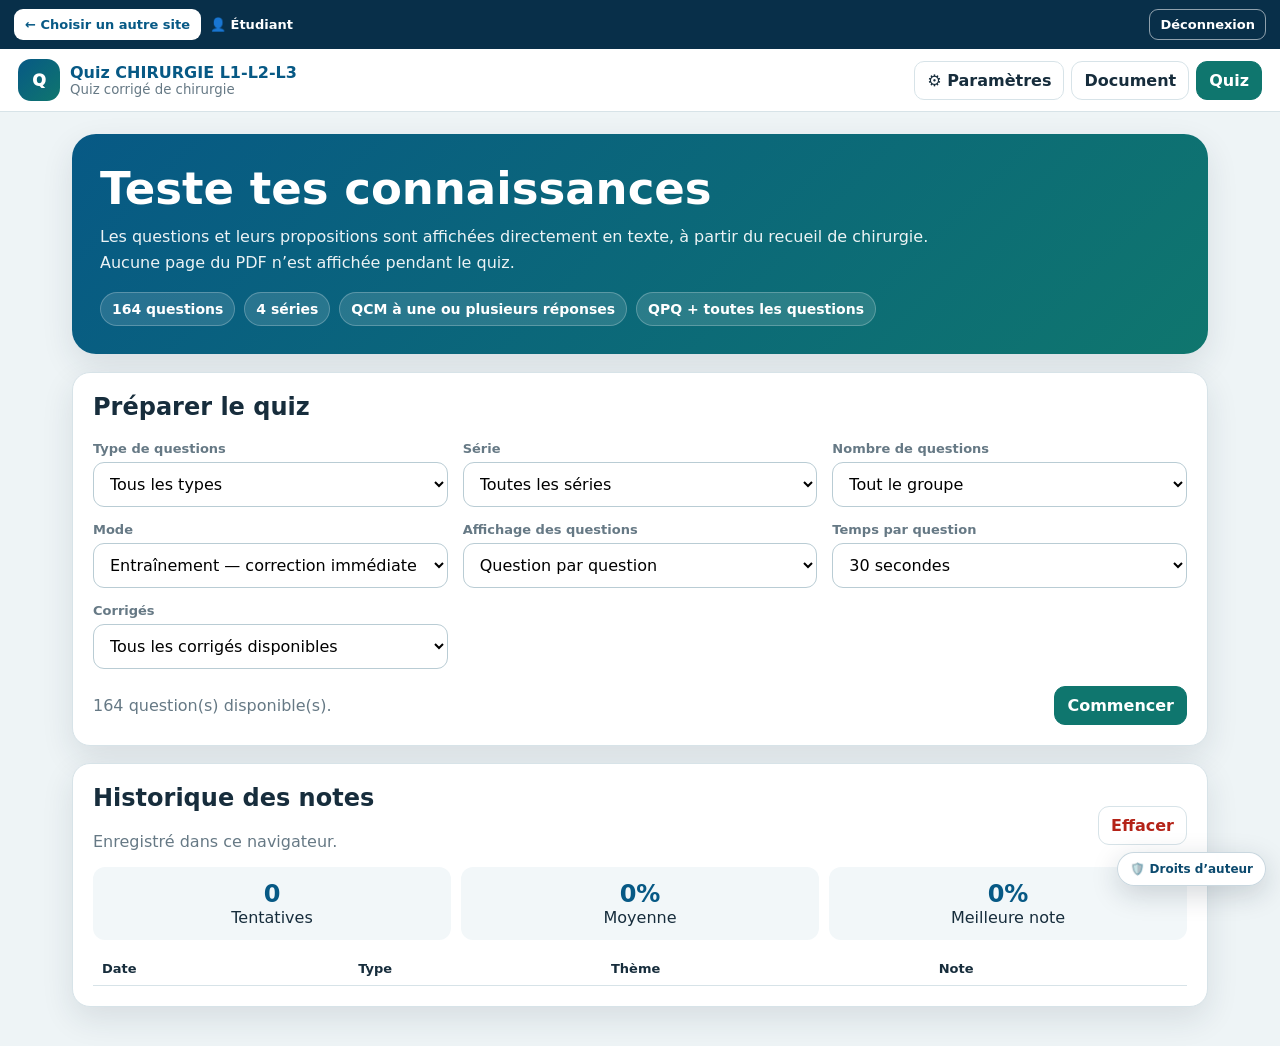
<file: chirurgie-quiz.html>
<!doctype html><html lang="fr" data-composition-site="chirurgie"><head><meta charset="utf-8"><meta name="viewport" content="width=device-width,initial-scale=1,viewport-fit=cover"><meta name="theme-color" content="#075985"><title>Quiz CHIRURGIE L1-L2-L3 — Questions textuelles</title><link rel="manifest" href="manifest.webmanifest"><style>

:root{--ink:#172d3c;--muted:#667985;--bg:#eef4f6;--paper:#fff;--blue:#075985;--cyan:#0e7490;--teal:#0f766e;--green:#15803d;--red:#b42318;--amber:#a15c00;--line:#d7e3e8;--shadow:0 12px 32px rgba(23,45,60,.11);--radius:18px}
*{box-sizing:border-box}html{scroll-behavior:smooth}body{margin:0;font-family:Inter,system-ui,-apple-system,"Segoe UI",Roboto,Arial,sans-serif;background:var(--bg);color:var(--ink)}button,input,select{font:inherit}button,a{touch-action:manipulation}a{color:inherit}.hidden{display:none!important}
.topbar{position:sticky;top:0;z-index:50;display:flex;align-items:center;gap:12px;padding:10px 18px;background:rgba(255,255,255,.96);border-bottom:1px solid var(--line);backdrop-filter:blur(12px)}.brand{display:flex;align-items:center;gap:10px;min-width:250px}.brand-logo{display:grid;place-items:center;width:42px;height:42px;border-radius:13px;background:linear-gradient(135deg,var(--blue),var(--teal));color:#fff;font-weight:950}.brand strong{display:block;color:var(--blue)}.brand small{display:block;color:var(--muted)}.topnav{margin-left:auto;display:flex;gap:7px;align-items:center;flex-wrap:wrap}.navlink,.ghost,.primary{border:1px solid var(--line);background:#fff;border-radius:11px;padding:9px 12px;text-decoration:none;font-weight:750;color:var(--ink);cursor:pointer}.navlink:hover,.ghost:hover{border-color:var(--teal)}.navlink.active,.primary{border-color:var(--teal);background:var(--teal);color:#fff}.primary:disabled{opacity:.5;cursor:not-allowed}.danger{color:var(--red)}
.wrap{width:min(1180px,100%);margin:auto;padding:22px}.hero{padding:28px;border-radius:24px;background:linear-gradient(135deg,#075985,#0f766e);color:#fff;box-shadow:var(--shadow);margin-bottom:18px}.hero h1{margin:0 0 9px;font-size:clamp(27px,5vw,45px)}.hero p{margin:0;max-width:850px;line-height:1.6;opacity:.92}.stats{display:flex;gap:9px;flex-wrap:wrap;margin-top:17px}.stat{padding:8px 11px;border:1px solid rgba(255,255,255,.23);background:rgba(255,255,255,.13);border-radius:999px;font-weight:750;font-size:14px}
.panel{background:var(--paper);border:1px solid var(--line);border-radius:var(--radius);padding:20px;box-shadow:var(--shadow);margin-bottom:17px}.panel h2,.panel h3{margin-top:0}.muted{color:var(--muted)}.notice{padding:12px 14px;border-radius:12px;background:#fff7d6;border:1px solid #efd477;color:#6c5200;line-height:1.5}.grid{display:grid;gap:15px}.grid.two{grid-template-columns:repeat(2,minmax(0,1fr))}.grid.three{grid-template-columns:repeat(3,minmax(0,1fr))}.field{display:grid;gap:6px}.field label{font-size:13px;font-weight:850;color:var(--muted)}.field select,.field input{width:100%;border:1px solid #b9ccd4;border-radius:11px;padding:11px 12px;background:#fff;outline:none}.field select:focus,.field input:focus{border-color:var(--teal);box-shadow:0 0 0 3px rgba(15,118,110,.12)}
.crop-stack{display:grid;gap:9px}.crop{position:relative;overflow:hidden;width:100%;background:#fff;border:1px solid #dce6ea;border-radius:10px}.crop img{position:absolute;max-width:none;height:auto;user-select:none;-webkit-user-drag:none}.crop::after{content:"";position:absolute;inset:0;pointer-events:none;box-shadow:inset 0 0 0 1px rgba(0,0,0,.02)}
.badge{display:inline-flex;align-items:center;border-radius:999px;padding:5px 9px;background:#e7f1f5;color:var(--blue);font-size:12px;font-weight:850}.badge.green{background:#e8f6ed;color:var(--green)}.badge.amber{background:#fff1d5;color:var(--amber)}.badge.red{background:#ffebe9;color:var(--red)}
.toast{position:fixed;left:50%;bottom:22px;z-index:100;transform:translate(-50%,120px);opacity:0;background:#14313f;color:#fff;padding:11px 15px;border-radius:11px;box-shadow:var(--shadow);transition:.2s}.toast.show{transform:translate(-50%,0);opacity:1}
@media(max-width:760px){.topbar{padding:8px 10px}.brand{min-width:auto}.brand small{display:none}.topnav .optional{display:none}.wrap{padding:13px}.hero{padding:21px}.panel{padding:15px}.grid.two,.grid.three{grid-template-columns:1fr}.navlink,.ghost,.primary{padding:8px 9px;font-size:14px}}

</style><style>
.setup-actions{display:flex;justify-content:space-between;align-items:center;gap:12px;margin-top:17px}.quiz-shell{width:min(900px,100%);margin:auto}.quiz-head{display:flex;gap:10px;align-items:center;flex-wrap:wrap}.quiz-head .grow{flex:1}.progress{height:10px;border-radius:99px;background:#dfe9ed;overflow:hidden;margin:12px 0}.progress span{display:block;height:100%;background:linear-gradient(90deg,var(--cyan),var(--teal));width:0;transition:.2s}.question-card{background:#fff;border:1px solid var(--line);border-radius:22px;padding:21px;box-shadow:var(--shadow)}.question-meta{display:flex;gap:7px;flex-wrap:wrap;align-items:center;margin-bottom:14px}.question-text{font-size:clamp(18px,2.4vw,24px);font-weight:800;line-height:1.5;margin:8px 0 14px}.question-visual{display:flex;justify-content:center;margin:10px 0 16px}.question-visual img{max-width:min(100%,430px);max-height:330px;object-fit:contain;border-radius:14px;border:1px solid var(--line);background:#fff}.option-letter{display:inline-grid;place-items:center;min-width:30px;height:30px;margin-right:9px;border-radius:9px;background:#e7f1f5;color:var(--blue);font-weight:950}.answer-btn{text-align:left;display:flex;align-items:center;line-height:1.35}.answers{display:grid;grid-template-columns:1fr;gap:10px;margin-top:16px}.answer-btn{border:1px solid #bed0d7;background:#f9fcfd;border-radius:13px;padding:13px;font-weight:850;cursor:pointer}.answer-btn:hover,.answer-btn.selected{border-color:var(--teal);background:#e9f7f5;color:#075c55}.answer-btn.correct{background:#e5f7eb;border-color:#58a674;color:#12672e}.answer-btn.wrong{background:#ffebe9;border-color:#dc8279;color:#982a20}.feedback{margin-top:13px;border-radius:12px;padding:12px 14px;line-height:1.5}.feedback.ok{background:#e6f6eb;color:#145f2c}.feedback.bad{background:#fff0ee;color:#8e2d24}.quiz-actions{display:flex;justify-content:space-between;gap:9px;margin-top:15px}.timer{font-variant-numeric:tabular-nums;font-size:22px;font-weight:900;color:var(--blue)}.history-table{width:100%;border-collapse:collapse}.history-table th,.history-table td{text-align:left;border-bottom:1px solid var(--line);padding:9px;font-size:13px}.history-stats{display:grid;grid-template-columns:repeat(3,1fr);gap:10px}.history-stat{padding:13px;border-radius:12px;background:#f2f7f9;text-align:center}.history-stat strong{display:block;font-size:24px;color:var(--blue)}.result-score{font-size:56px;font-weight:950;color:var(--teal);margin:5px 0}.review-list{display:grid;gap:8px}.review-item{padding:10px;border:1px solid var(--line);border-radius:10px;background:#fbfdfe}@media(max-width:650px){.answers{grid-template-columns:1fr}.setup-actions,.quiz-actions{align-items:stretch;flex-direction:column}.setup-actions button,.quiz-actions button{width:100%}.history-stats{grid-template-columns:1fr}.source-link{margin-left:0;width:100%}}
</style><style id="revision-hub-pediatrie-style">
.revision-hub-pediatrie{display:flex;align-items:center;justify-content:space-between;gap:10px;padding:9px 14px;background:#082f49;color:#fff;font-family:Inter,system-ui,-apple-system,"Segoe UI",Roboto,Arial,sans-serif;font-size:13px;position:relative;z-index:9999}
.revision-hub-pediatrie .hub-left,.revision-hub-pediatrie .hub-right{display:flex;align-items:center;gap:9px;flex-wrap:wrap}.revision-hub-pediatrie a,.revision-hub-pediatrie button{border:1px solid rgba(255,255,255,.55);border-radius:9px;padding:7px 10px;background:#fff;color:#075985;text-decoration:none;font:inherit;font-weight:800;cursor:pointer}.revision-hub-pediatrie button{background:transparent;color:#fff}.revision-hub-pediatrie .hub-user{font-weight:800}@media(max-width:640px){.revision-hub-pediatrie{align-items:flex-start;flex-direction:column}.revision-hub-pediatrie .hub-left,.revision-hub-pediatrie .hub-right{width:100%}.revision-hub-pediatrie a,.revision-hub-pediatrie button{flex:1;text-align:center}}
</style>
  <link rel="stylesheet" href="composition-settings.css">
  <link rel="stylesheet" href="avertissement.css">
</head><body><script src="session-bridge.js"></script>
<script id="revision-hub-chirurgie-guard">
(function(){
  'use strict';
  const KEY='revision-hub-session-v1';
  const session=window.RevisionSessionBridge?.getSession()||null;
  window.CHIRURGIE_HUB_SESSION=session||{name:'Étudiant',code:'ACCES-ACCUEIL'};
})();
</script>
<div class="revision-hub-pediatrie" id="revisionHubPediatrie">
  <div class="hub-left"><a href="index.html">← Choisir un autre site</a><span class="hub-user" id="revisionHubPediatrieUser">Étudiant</span></div>
  <div class="hub-right"><button type="button" id="revisionHubPediatrieLogout">Déconnexion</button></div>
</div>
<script id="revision-hub-chirurgie-controls">
document.addEventListener('DOMContentLoaded',function(){
  const session=window.CHIRURGIE_HUB_SESSION||{};
  const user=document.getElementById('revisionHubPediatrieUser');
  if(user) user.textContent='👤 '+(session.name||'Étudiant');
  const logout=document.getElementById('revisionHubPediatrieLogout');
  if(logout) logout.addEventListener('click',function(){
    localStorage.removeItem('revision-hub-session-v1');
    localStorage.removeItem('quizPromoSession');
    sessionStorage.removeItem('sp-site-access-v3');
    sessionStorage.removeItem('sp-site-account-v3');
    window.RevisionSessionBridge?.clear();
    location.href='index.html';
  });
});
</script><header class="topbar"><div class="brand"><div class="brand-logo">Q</div><div><strong>Quiz CHIRURGIE L1-L2-L3</strong><small>Quiz corrigé de chirurgie</small></div></div><nav class="topnav"><a class="navlink" href="chirurgie.html">Document</a><a class="navlink active" href="chirurgie-quiz.html">Quiz</a></nav></header>
<main class="wrap"><section id="setup"><section class="hero"><h1>Teste tes connaissances</h1><p>Les questions et leurs propositions sont affichées directement en texte, à partir du recueil de chirurgie. Aucune page du PDF n’est affichée pendant le quiz.</p><div class="stats"><span class="stat">164 questions</span><span class="stat">4 séries</span><span class="stat">QCM à une ou plusieurs réponses</span><span class="stat">QPQ + toutes les questions</span></div></section><section class="panel"><h2>Préparer le quiz</h2><div class="grid three"><div class="field"><label for="format">Type de questions</label><select id="format"><option value="ALL">Tous les types</option><option value="QCM">QCM seulement</option></select></div><div class="field"><label for="theme">Série</label><select id="theme"><option value="ALL">Toutes les séries</option></select></div><div class="field"><label for="count">Nombre de questions</label><select id="count"><option>10</option><option selected>20</option><option>30</option><option>50</option><option value="ALL">Tout le groupe</option></select></div><div class="field"><label for="mode">Mode</label><select id="mode"><option value="training">Entraînement — correction immédiate</option><option value="exam">Examen — résultat à la fin</option></select></div><div class="field"><label for="display">Affichage des questions</label><select id="display"><option value="one" selected>Question par question</option><option value="all">Toutes les questions</option></select></div><div class="field"><label for="time">Temps par question</label><select id="time"><option value="0">Sans limite</option><option value="15">15 secondes</option><option value="30" selected>30 secondes</option><option value="45">45 secondes</option><option value="60">60 secondes</option></select></div><div class="field"><label for="origin">Corrigés</label><select id="origin"><option value="all">Tous les corrigés disponibles</option></select></div></div><div class="setup-actions"><span id="poolInfo" class="muted"></span><button class="primary" id="start">Commencer</button></div></section>
<section class="panel"><div style="display:flex;justify-content:space-between;gap:10px;align-items:center"><div><h2>Historique des notes</h2><p class="muted">Enregistré dans ce navigateur.</p></div><button class="ghost danger" id="clearHistory">Effacer</button></div><div class="history-stats"><div class="history-stat"><strong id="attempts">0</strong>Tentatives</div><div class="history-stat"><strong id="average">0%</strong>Moyenne</div><div class="history-stat"><strong id="best">0%</strong>Meilleure note</div></div><div style="overflow:auto;margin-top:12px"><table class="history-table"><thead><tr><th>Date</th><th>Type</th><th>Thème</th><th>Note</th></tr></thead><tbody id="historyBody"></tbody></table></div></section></section>
<section id="quiz" class="quiz-shell hidden"><div class="panel"><div class="quiz-head"><button class="ghost" id="quit">Quitter</button><div class="grow"><strong id="quizTitle"></strong><div class="muted" id="progressText"></div></div><div class="timer" id="timer">00:30</div></div><div class="progress"><span id="progressBar"></span></div></div><article class="question-card"><div class="question-meta"><span class="badge" id="formatBadge"></span><span class="badge" id="numberBadge"></span><span class="badge" id="themeBadge"></span><span class="badge amber hidden" id="originBadge">Correction reconstituée</span></div><div class="question-text" id="questionText"></div><div class="question-visual hidden" id="questionVisual"><img id="questionVisualImg" alt="Illustration de la question"></div><div class="answers" id="answers"></div><div id="feedback" class="feedback hidden"></div><div class="quiz-actions"><button class="ghost" id="previous">← Précédente</button><div style="display:flex;gap:9px"><button class="primary" id="validate">Valider</button><button class="primary hidden" id="next">Suivante →</button></div></div></article></section><section id="allQuiz" class="ped-all-shell hidden"><section class="panel"><div class="ped-all-head"><button class="ghost danger" id="allQuit" type="button">Quitter</button><div class="grow"><strong id="allQuizTitle"></strong><div class="muted" id="allProgressText"></div></div><div class="timer" id="allTimer">00:00</div></div><div class="progress"><span id="allProgressBar"></span></div></section><div class="ped-all-list" id="allList"></div><section class="panel ped-all-summary"><strong id="allAnswered">0 question répondue</strong><div class="ped-all-actions"><button class="ghost" id="allTop" type="button">↑ Retour en haut</button><button class="primary" id="allValidate" type="button">Valider toutes les réponses</button></div></section></section>
<section id="result" class="hidden"><section class="panel" style="text-align:center"><span class="badge green">Quiz terminé</span><div class="result-score" id="resultPercent">0%</div><h2 id="resultTitle"></h2><p id="resultText" class="muted"></p><div class="setup-actions" style="justify-content:center"><button class="ghost" id="home">Nouveau quiz</button><button class="primary" id="retry">Recommencer</button></div></section><section class="panel"><h2>Questions à revoir</h2><div id="review" class="review-list"></div></section></section></main><div id="toast" class="toast"></div><script src="chirurgie-quiz-data.js"></script>
<script>window.PedApp=(()=>{function esc(s){return String(s??'').replace(/[&<>"']/g,c=>({'&':'&amp;','<':'&lt;','>':'&gt;','"':'&quot;',"'":'&#39;'}[c]));}function toast(text){const el=document.getElementById('toast');el.textContent=text;el.classList.add('show');setTimeout(()=>el.classList.remove('show'),2300)}function fmtDate(iso){return new Intl.DateTimeFormat('fr-FR',{dateStyle:'short',timeStyle:'short'}).format(new Date(iso))}return{esc,toast,fmtDate};})();</script>
<script src="composition-settings.js?v=22"></script>
<script src="chirurgie-quiz-app.js?v=22"></script><script src="avertissement.js"></script>
</body></html>
</file>
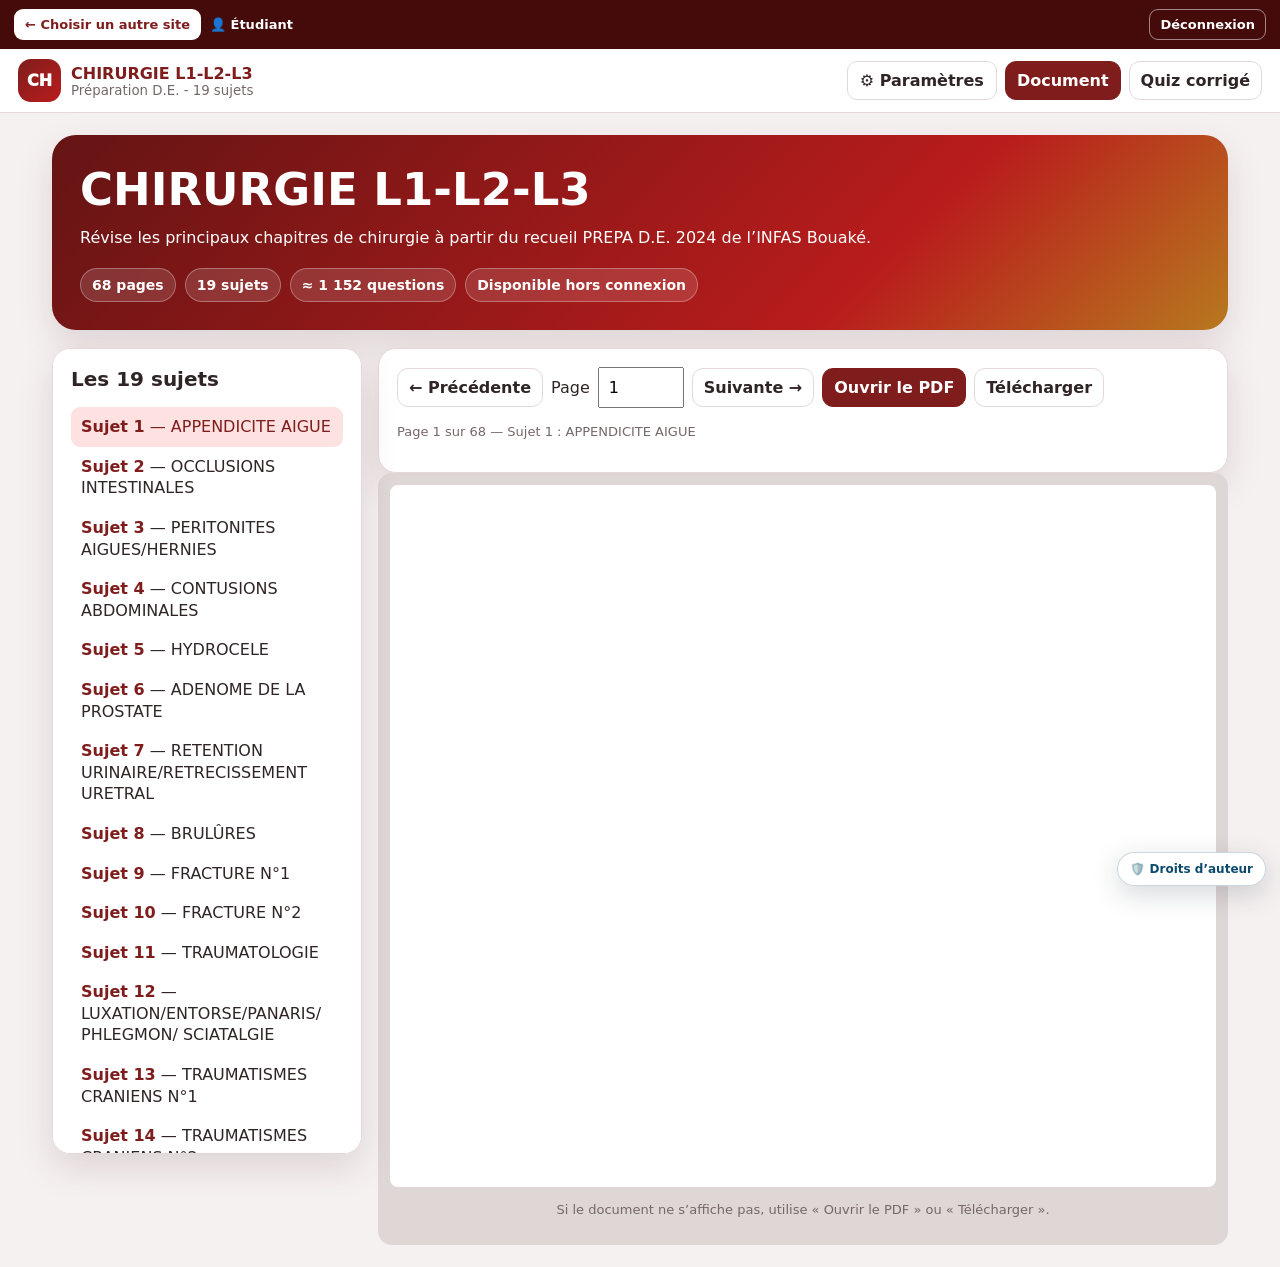
<file: chirurgie.html>
<!doctype html>
<html lang="fr" data-composition-site="chirurgie">
<head>
  <meta charset="utf-8">
  <meta name="viewport" content="width=device-width,initial-scale=1,viewport-fit=cover">
  <meta name="theme-color" content="#7f1d1d">
  <title>CHIRURGIE L1-L2-L3</title>
  <link rel="manifest" href="manifest.webmanifest">
  <link rel="icon" href="icone-l3-192.png" type="image/png">
  <style>
    :root{--ink:#302526;--muted:#766768;--bg:#f6f1f1;--paper:#fff;--red:#7f1d1d;--red2:#b91c1c;--gold:#b7791f;--line:#e6d8d8;--shadow:0 14px 36px rgba(73,24,24,.13);--radius:18px}
    *{box-sizing:border-box}html{scroll-behavior:smooth}body{margin:0;font-family:Inter,system-ui,-apple-system,"Segoe UI",Roboto,Arial,sans-serif;background:var(--bg);color:var(--ink)}button,input{font:inherit}button,a{touch-action:manipulation}.hidden{display:none!important}
    .hub{display:flex;align-items:center;justify-content:space-between;gap:10px;padding:9px 14px;background:#450a0a;color:#fff;font-size:13px}.hub>div{display:flex;gap:9px;align-items:center;flex-wrap:wrap}.hub a,.hub button{border:1px solid rgba(255,255,255,.5);border-radius:9px;padding:7px 10px;background:#fff;color:#7f1d1d;text-decoration:none;font-weight:800;cursor:pointer}.hub button{background:transparent;color:#fff}
    .topbar{position:sticky;top:0;z-index:40;display:flex;align-items:center;gap:12px;padding:10px 18px;background:rgba(255,255,255,.96);border-bottom:1px solid var(--line);backdrop-filter:blur(12px)}.brand{display:flex;align-items:center;gap:10px}.logo{display:grid;place-items:center;width:43px;height:43px;border-radius:13px;background:linear-gradient(135deg,var(--red),var(--red2));color:#fff;font-weight:950}.brand strong{display:block;color:var(--red)}.brand small{display:block;color:var(--muted)}
    .wrap{width:min(1220px,100%);margin:auto;padding:22px}.hero{padding:28px;border-radius:24px;background:linear-gradient(135deg,#641414,#b91c1c 70%,#b7791f);color:#fff;box-shadow:var(--shadow);margin-bottom:18px}.hero h1{margin:0 0 9px;font-size:clamp(28px,5vw,45px)}.hero p{margin:0;max-width:850px;line-height:1.6}.stats{display:flex;gap:9px;flex-wrap:wrap;margin-top:17px}.stat{padding:8px 11px;border:1px solid rgba(255,255,255,.3);background:rgba(255,255,255,.13);border-radius:999px;font-weight:800;font-size:14px}
    .layout{display:grid;grid-template-columns:310px minmax(0,1fr);gap:16px}.panel{background:var(--paper);border:1px solid var(--line);border-radius:var(--radius);padding:18px;box-shadow:var(--shadow)}.side{position:sticky;top:78px;align-self:start;max-height:calc(100vh - 94px);overflow:auto}.side h2{margin-top:0;font-size:20px}.subject{display:block;width:100%;text-align:left;border:0;background:transparent;padding:9px 10px;border-radius:9px;color:var(--ink);cursor:pointer;line-height:1.35}.subject:hover,.subject.active{background:#fee2e2;color:#7f1d1d}.subject b{color:var(--red)}
    .field{display:grid;gap:6px}.field label{font-size:13px;font-weight:850;color:var(--muted)}.field input{width:100%;border:1px solid #ccbaba;border-radius:11px;padding:11px 12px;outline:none}.field input:focus{border-color:var(--red2);box-shadow:0 0 0 3px rgba(185,28,28,.12)}.results{display:grid;gap:7px;margin-top:9px;max-height:280px;overflow:auto}.result{border:1px solid var(--line);border-radius:10px;padding:9px;background:#fffafa;cursor:pointer;text-align:left}.result:hover{border-color:var(--red2)}.result b{color:var(--red)}.result small{display:block;color:var(--muted);margin-top:4px}
    .tools{display:flex;gap:8px;align-items:center;flex-wrap:wrap;margin-bottom:14px}.btn{border:1px solid var(--line);background:#fff;border-radius:11px;padding:9px 11px;text-decoration:none;font-weight:750;color:var(--ink);cursor:pointer}.btn:hover{border-color:var(--red2)}.btn.primary{background:var(--red);border-color:var(--red);color:#fff}.page-input{width:86px!important;padding:9px!important}.stage{overflow:auto;text-align:center;background:#dfd6d6;border-radius:14px;padding:12px}.stage iframe{display:block;width:100%;height:78vh;min-height:580px;border:0;background:#fff;border-radius:8px}.muted{color:var(--muted);font-size:13px;line-height:1.5}
    @media(max-width:900px){.layout{grid-template-columns:1fr}.side{position:static;max-height:none}.stage{padding:6px}.stage iframe{height:70vh;min-height:480px}}
    @media(max-width:640px){.hub{align-items:flex-start;flex-direction:column}.hub>div{width:100%}.hub a,.hub button{flex:1;text-align:center}.topbar{padding:8px 10px}.brand small{display:none}.wrap{padding:12px}.hero{padding:21px}.panel{padding:14px}.tools .btn{font-size:13px;padding:8px}}
  </style>
  <link rel="stylesheet" href="avertissement.css">
<link rel="stylesheet" href="composition-settings.css"></head>
<body><script src="session-bridge.js"></script>
<script>
(function(){window.CHIRURGIE_SESSION=window.RevisionSessionBridge?.getSession()||{name:'Étudiant',code:'ACCES-ACCUEIL'}})();
</script>
<div class="hub"><div><a href="index.html">← Choisir un autre site</a><strong id="hubUser">Étudiant</strong></div><div><button id="logout" type="button">Déconnexion</button></div></div>
<header class="topbar"><div class="brand"><div class="logo">CH</div><div><strong>CHIRURGIE L1-L2-L3</strong><small>Préparation D.E. - 19 sujets</small></div></div><nav class="nav" style="margin-left:auto;display:flex;gap:8px"><a class="btn primary" href="chirurgie.html">Document</a><a class="btn" href="chirurgie-quiz.html">Quiz corrigé</a></nav></header>
<main class="wrap">
  <section class="hero"><h1>CHIRURGIE L1-L2-L3</h1><p>Révise les principaux chapitres de chirurgie à partir du recueil PREPA D.E. 2024 de l’INFAS Bouaké.</p><div class="stats"><span class="stat">68 pages</span><span class="stat">19 sujets</span><span class="stat">≈ 1 152 questions</span><span class="stat">Disponible hors connexion</span></div></section>
  <div class="layout">
    <aside class="panel side"><h2>Les 19 sujets</h2><div id="subjects"></div><hr style="border:0;border-top:1px solid var(--line);margin:15px 0"><div class="field"><label for="search">Rechercher dans le recueil</label><input id="search" type="search" placeholder="Ex. appendicite, fracture…"></div><div id="results" class="results"></div></aside>
    <section><div class="panel"><div class="tools"><button class="btn" id="prev">← Précédente</button><label for="page">Page</label><input class="page-input" id="page" type="number" min="1" max="68" value="1"><button class="btn" id="next">Suivante →</button><a class="btn primary" id="openPdf" href="document-chirurgie.pdf#page=1" target="_blank" rel="noopener">Ouvrir le PDF</a><a class="btn" href="document-chirurgie.pdf" download="Chirurgie-L1-L2-L3-PREPA-DE-2024.pdf">Télécharger</a></div><p id="label" class="muted"></p></div><div class="stage"><iframe id="frame" title="Recueil de chirurgie" src="document-chirurgie.pdf#page=1&view=FitH"></iframe><p class="muted">Si le document ne s’affiche pas, utilise « Ouvrir le PDF » ou « Télécharger ».</p></div></section>
  </div>
</main>
<script src="chirurgie-data.js"></script>
<script>
(function(){
 const data=window.CHIRURGIE_DATA, frame=document.getElementById('frame'), pageInput=document.getElementById('page'), label=document.getElementById('label'), list=document.getElementById('subjects'), results=document.getElementById('results');let page=1;
 document.getElementById('hubUser').textContent='👤 '+(window.CHIRURGIE_SESSION?.name||'Étudiant');
 document.getElementById('logout').onclick=()=>{localStorage.removeItem('revision-hub-session-v1');localStorage.removeItem('quizPromoSession');window.RevisionSessionBridge?.clear();location.href='index.html'};
 function activeSection(p){return [...data.sections].reverse().find(s=>s.page<=p)||data.sections[0]}
 function go(p){page=Math.max(1,Math.min(data.meta.pageCount,Number(p)||1));pageInput.value=page;frame.src='document-chirurgie.pdf#page='+page+'&view=FitH';document.getElementById('openPdf').href='document-chirurgie.pdf#page='+page;const s=activeSection(page);label.textContent='Page '+page+' sur '+data.meta.pageCount+(s?' — Sujet '+s.number+' : '+s.title:'');document.querySelectorAll('.subject').forEach(b=>b.classList.toggle('active',Number(b.dataset.page)===s?.page))}
 data.sections.forEach(s=>{const b=document.createElement('button');b.className='subject';b.dataset.page=s.page;b.innerHTML='<b>Sujet '+s.number+'</b> — '+s.title;b.onclick=()=>go(s.page);list.appendChild(b)});
 document.getElementById('prev').onclick=()=>go(page-1);document.getElementById('next').onclick=()=>go(page+1);pageInput.onchange=()=>go(pageInput.value);
 document.getElementById('search').addEventListener('input',e=>{const q=e.target.value.trim().toLocaleLowerCase('fr');results.innerHTML='';if(q.length<3)return;data.pages.forEach((text,i)=>{const low=text.toLocaleLowerCase('fr'),at=low.indexOf(q);if(at<0)return;const b=document.createElement('button');b.className='result';b.innerHTML='<b>Page '+(i+1)+'</b><small>…'+text.slice(Math.max(0,at-55),at+q.length+95)+'…</small>';b.onclick=()=>go(i+1);results.appendChild(b)});if(!results.children.length)results.innerHTML='<p class="muted">Aucun résultat.</p>'});
 go(1);
 if('serviceWorker' in navigator&&location.protocol.startsWith('http'))navigator.serviceWorker.register('sw.js?v=20261009-comptes-v23').catch(()=>{});
})();
</script>
<script src="composition-settings.js?v=22"></script><script src="avertissement.js"></script>
</body></html>
</file>
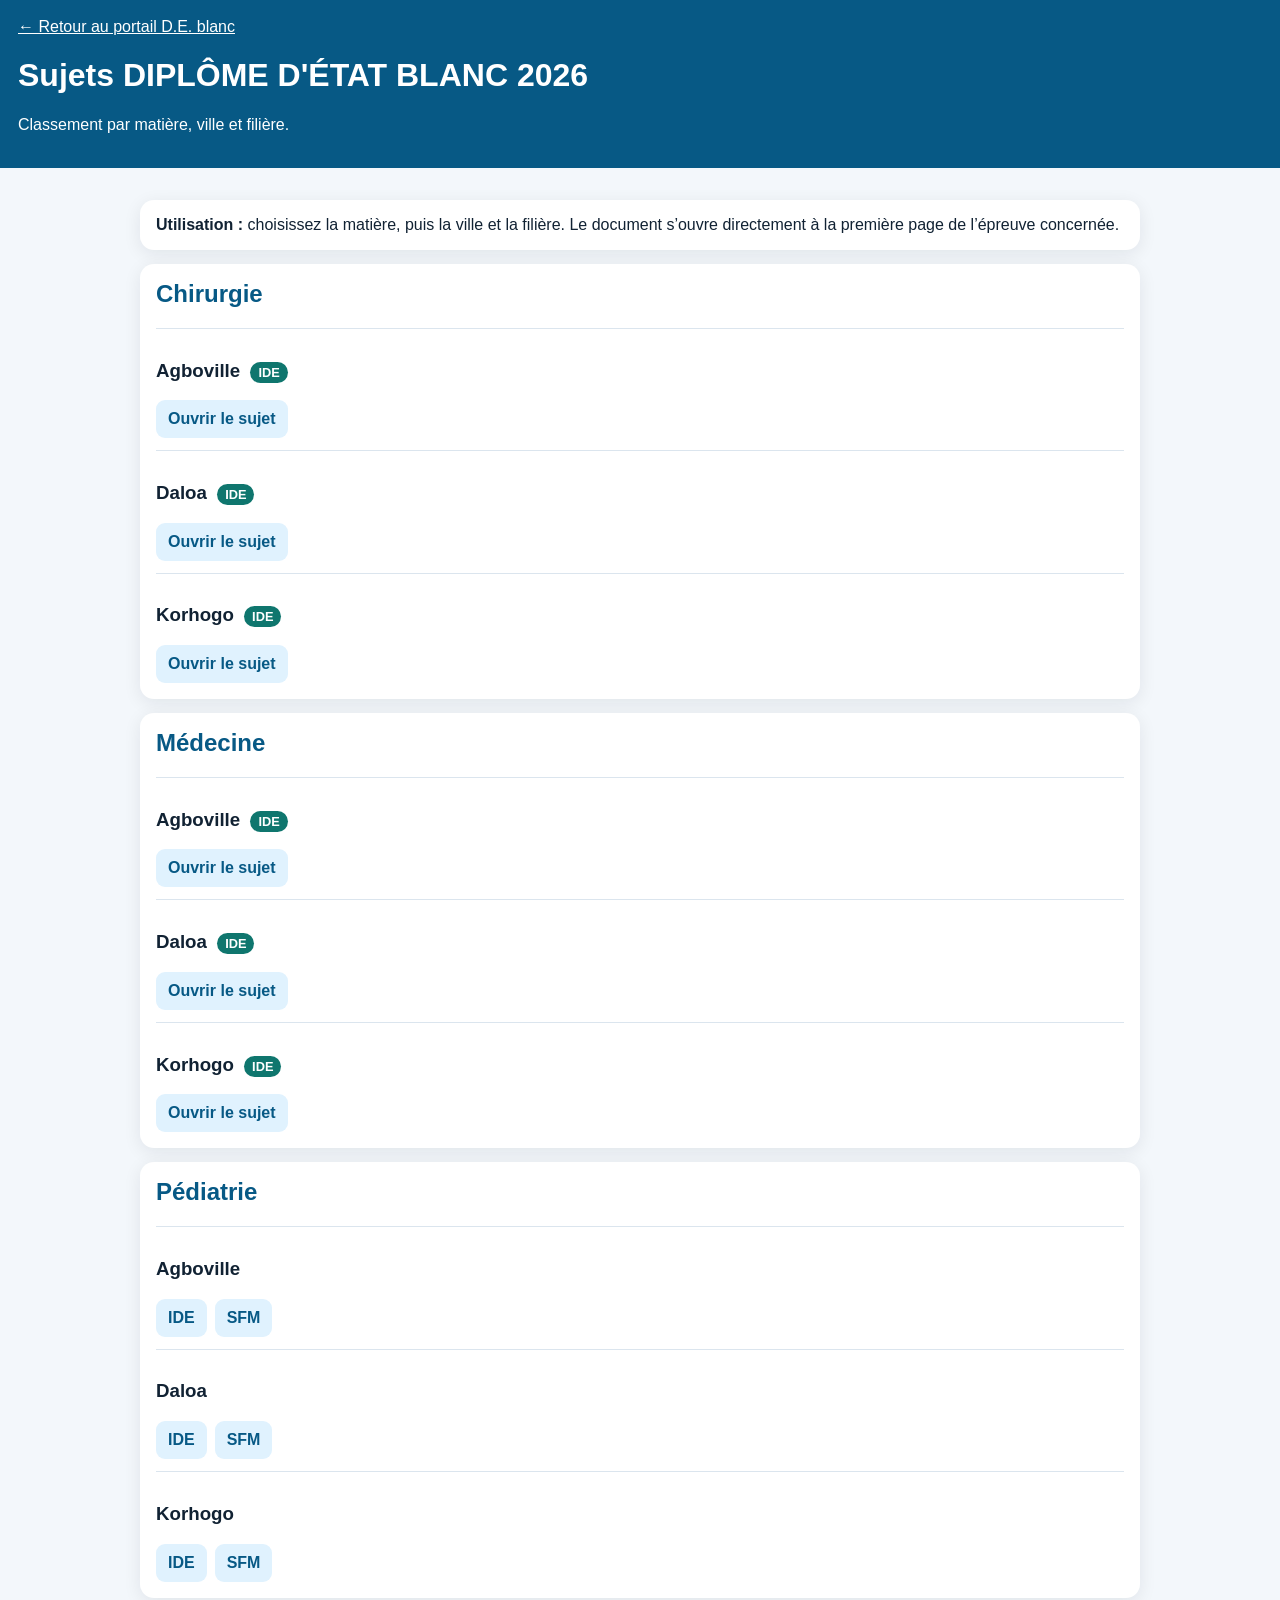
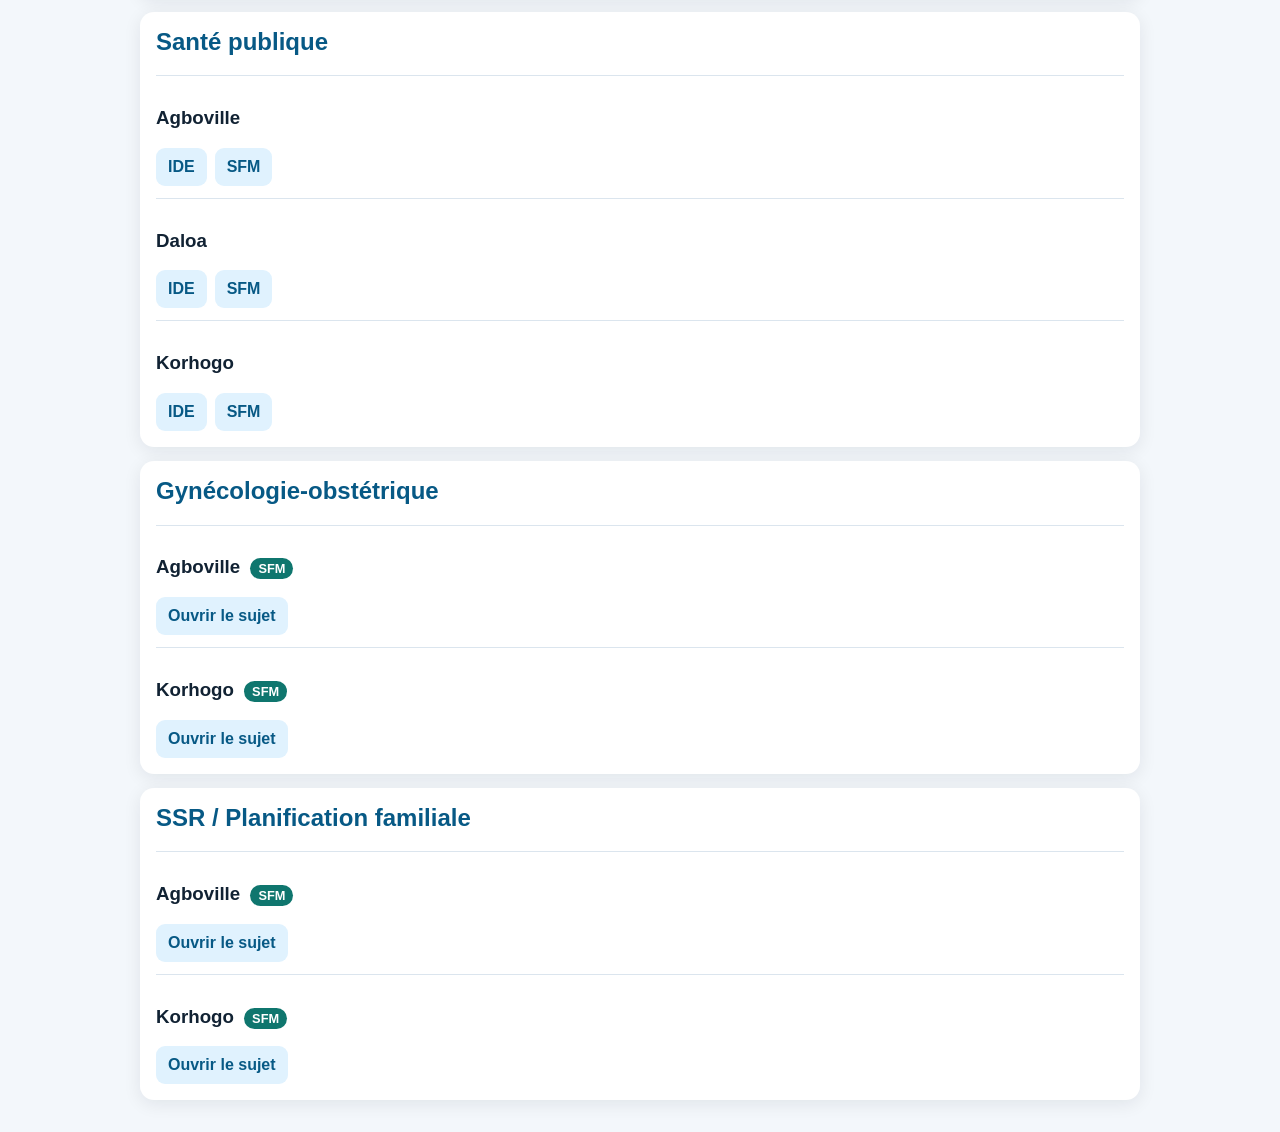
<file: de-blanc-2026-sujets.html>
<!doctype html>
<html lang="fr">
<head>
  <meta charset="utf-8">
  <script src="session-bridge.js"></script>
  <meta name="viewport" content="width=device-width,initial-scale=1">
  <title>Sujets D.E. blanc 2026</title>
  <link rel="icon" href="icone-l3-192.png">
  <style>
    :root{font-family:Arial,sans-serif;color:#123;background:#f3f7fb}body{margin:0}.top{background:#075985;color:#fff;padding:18px}.top a{color:#fff}.wrap{max-width:1000px;margin:auto;padding:18px}.note,.group{background:#fff;border-radius:14px;padding:16px;margin:14px 0;box-shadow:0 4px 18px #0f172a15}.group h2{margin-top:0;color:#075985}.city{border-top:1px solid #dbe5ee;padding-top:12px;margin-top:12px}.links{display:flex;flex-wrap:wrap;gap:8px}.links a{display:inline-block;background:#e0f2fe;color:#075985;text-decoration:none;font-weight:700;padding:10px 12px;border-radius:9px}.tag{font-size:.8rem;background:#0f766e;color:white;border-radius:99px;padding:3px 8px;margin-left:5px}@media(max-width:600px){.links a{width:100%;box-sizing:border-box}}
  </style>
</head>
<body>
<header class="top"><a href="quiz-promo-p8.html?portal=de-blanc">← Retour au portail D.E. blanc</a><h1>Sujets DIPLÔME D'ÉTAT BLANC 2026</h1><p>Classement par matière, ville et filière.</p></header>
<main class="wrap">
  <div class="note"><strong>Utilisation :</strong> choisissez la matière, puis la ville et la filière. Le document s’ouvre directement à la première page de l’épreuve concernée.</div>
  <section class="group"><h2>Chirurgie</h2>
    <div class="city"><h3>Agboville <span class="tag">IDE</span></h3><div class="links"><a href="de-blanc-2026-agboville-ide.pdf#page=1">Ouvrir le sujet</a></div></div>
    <div class="city"><h3>Daloa <span class="tag">IDE</span></h3><div class="links"><a href="de-blanc-2026-daloa-ide.pdf#page=1">Ouvrir le sujet</a></div></div>
    <div class="city"><h3>Korhogo <span class="tag">IDE</span></h3><div class="links"><a href="de-blanc-2026-korhogo-ide.pdf#page=1">Ouvrir le sujet</a></div></div>
  </section>
  <section class="group"><h2>Médecine</h2>
    <div class="city"><h3>Agboville <span class="tag">IDE</span></h3><div class="links"><a href="de-blanc-2026-agboville-ide.pdf#page=4">Ouvrir le sujet</a></div></div>
    <div class="city"><h3>Daloa <span class="tag">IDE</span></h3><div class="links"><a href="de-blanc-2026-daloa-ide.pdf#page=11">Ouvrir le sujet</a></div></div>
    <div class="city"><h3>Korhogo <span class="tag">IDE</span></h3><div class="links"><a href="de-blanc-2026-korhogo-ide.pdf#page=11">Ouvrir le sujet</a></div></div>
  </section>
  <section class="group"><h2>Pédiatrie</h2>
    <div class="city"><h3>Agboville</h3><div class="links"><a href="de-blanc-2026-agboville-ide.pdf#page=9">IDE</a><a href="de-blanc-2026-agboville-sfm.pdf#page=5">SFM</a></div></div>
    <div class="city"><h3>Daloa</h3><div class="links"><a href="de-blanc-2026-daloa-ide.pdf#page=17">IDE</a><a href="de-blanc-2026-daloa-sfm.pdf#page=1">SFM</a></div></div>
    <div class="city"><h3>Korhogo</h3><div class="links"><a href="de-blanc-2026-korhogo-ide.pdf#page=17">IDE</a><a href="de-blanc-2026-korhogo-sfm.pdf#page=10">SFM</a></div></div>
  </section>
  <section class="group"><h2>Santé publique</h2>
    <div class="city"><h3>Agboville</h3><div class="links"><a href="de-blanc-2026-agboville-ide.pdf#page=13">IDE</a><a href="de-blanc-2026-agboville-sfm.pdf#page=12">SFM</a></div></div>
    <div class="city"><h3>Daloa</h3><div class="links"><a href="de-blanc-2026-daloa-ide.pdf#page=21">IDE</a><a href="de-blanc-2026-daloa-sfm.pdf#page=5">SFM</a></div></div>
    <div class="city"><h3>Korhogo</h3><div class="links"><a href="de-blanc-2026-korhogo-ide.pdf#page=23">IDE</a><a href="de-blanc-2026-korhogo-sfm.pdf#page=16">SFM</a></div></div>
  </section>
  <section class="group"><h2>Gynécologie-obstétrique</h2>
    <div class="city"><h3>Agboville <span class="tag">SFM</span></h3><div class="links"><a href="de-blanc-2026-agboville-sfm.pdf#page=1">Ouvrir le sujet</a></div></div>
    <div class="city"><h3>Korhogo <span class="tag">SFM</span></h3><div class="links"><a href="de-blanc-2026-korhogo-sfm.pdf#page=1">Ouvrir le sujet</a></div></div>
  </section>
  <section class="group"><h2>SSR / Planification familiale</h2>
    <div class="city"><h3>Agboville <span class="tag">SFM</span></h3><div class="links"><a href="de-blanc-2026-agboville-sfm.pdf#page=9">Ouvrir le sujet</a></div></div>
    <div class="city"><h3>Korhogo <span class="tag">SFM</span></h3><div class="links"><a href="de-blanc-2026-korhogo-sfm.pdf#page=23">Ouvrir le sujet</a></div></div>
  </section>
</main>
</body></html>
</file>
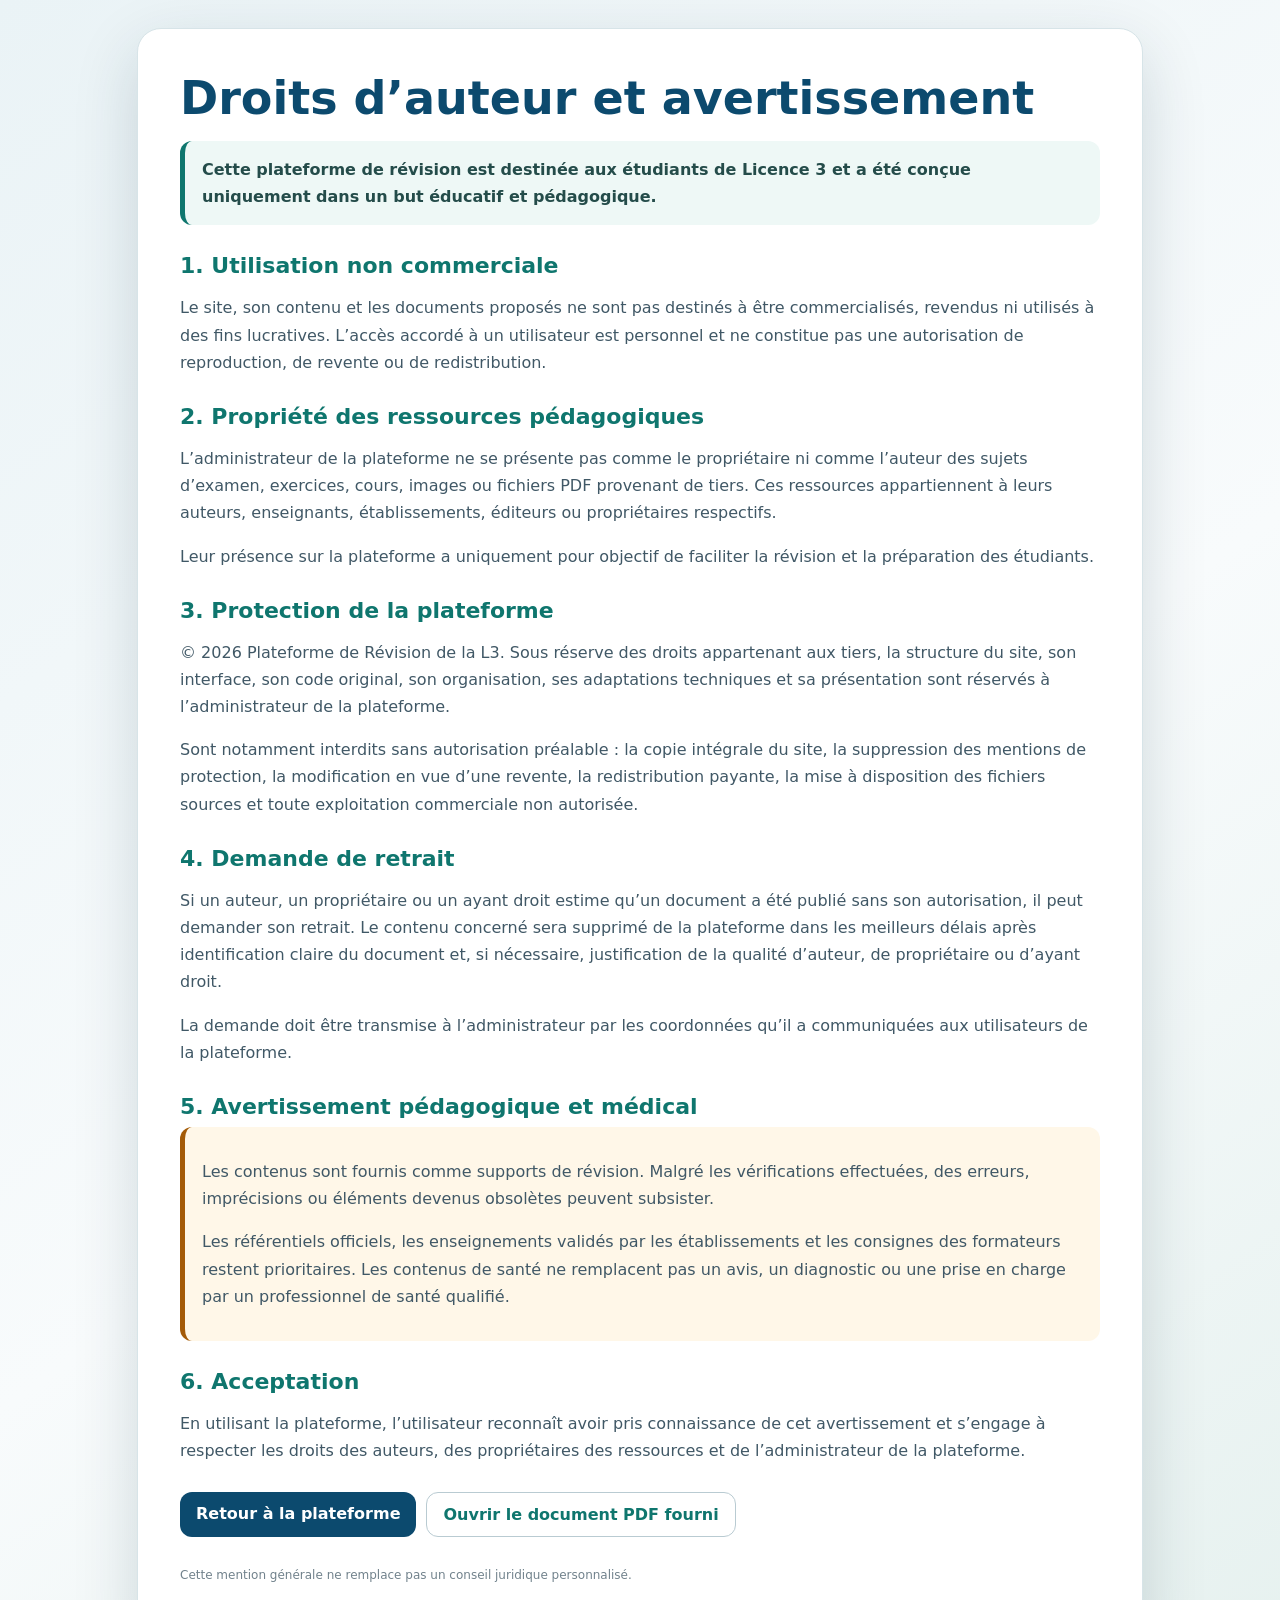
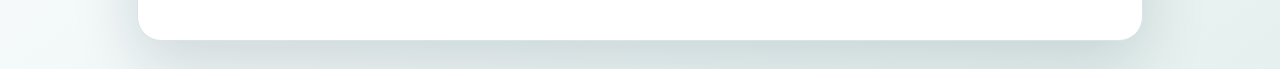
<file: droits-auteur.html>
<!doctype html>
<html lang="fr">
<head>
  <meta charset="utf-8">
  <meta name="viewport" content="width=device-width,initial-scale=1,viewport-fit=cover">
  <meta name="theme-color" content="#0c4a6e">
  <title>Droits d’auteur et avertissement — Plateforme de Révision L3</title>
  <link rel="icon" href="icone-l3-192.png" type="image/png">
  <link rel="stylesheet" href="avertissement.css">
</head>
<body class="legal-page-body">
  <main class="legal-page-wrap">
    <h1>Droits d’auteur et avertissement</h1>
    <p class="legal-highlight">Cette plateforme de révision est destinée aux étudiants de Licence 3 et a été conçue uniquement dans un but éducatif et pédagogique.</p>

    <h2>1. Utilisation non commerciale</h2>
    <p>Le site, son contenu et les documents proposés ne sont pas destinés à être commercialisés, revendus ni utilisés à des fins lucratives. L’accès accordé à un utilisateur est personnel et ne constitue pas une autorisation de reproduction, de revente ou de redistribution.</p>

    <h2>2. Propriété des ressources pédagogiques</h2>
    <p>L’administrateur de la plateforme ne se présente pas comme le propriétaire ni comme l’auteur des sujets d’examen, exercices, cours, images ou fichiers PDF provenant de tiers. Ces ressources appartiennent à leurs auteurs, enseignants, établissements, éditeurs ou propriétaires respectifs.</p>
    <p>Leur présence sur la plateforme a uniquement pour objectif de faciliter la révision et la préparation des étudiants.</p>

    <h2>3. Protection de la plateforme</h2>
    <p>© 2026 Plateforme de Révision de la L3. Sous réserve des droits appartenant aux tiers, la structure du site, son interface, son code original, son organisation, ses adaptations techniques et sa présentation sont réservés à l’administrateur de la plateforme.</p>
    <p>Sont notamment interdits sans autorisation préalable : la copie intégrale du site, la suppression des mentions de protection, la modification en vue d’une revente, la redistribution payante, la mise à disposition des fichiers sources et toute exploitation commerciale non autorisée.</p>

    <h2>4. Demande de retrait</h2>
    <p>Si un auteur, un propriétaire ou un ayant droit estime qu’un document a été publié sans son autorisation, il peut demander son retrait. Le contenu concerné sera supprimé de la plateforme dans les meilleurs délais après identification claire du document et, si nécessaire, justification de la qualité d’auteur, de propriétaire ou d’ayant droit.</p>
    <p>La demande doit être transmise à l’administrateur par les coordonnées qu’il a communiquées aux utilisateurs de la plateforme.</p>

    <h2>5. Avertissement pédagogique et médical</h2>
    <div class="legal-warning">
      <p>Les contenus sont fournis comme supports de révision. Malgré les vérifications effectuées, des erreurs, imprécisions ou éléments devenus obsolètes peuvent subsister.</p>
      <p>Les référentiels officiels, les enseignements validés par les établissements et les consignes des formateurs restent prioritaires. Les contenus de santé ne remplacent pas un avis, un diagnostic ou une prise en charge par un professionnel de santé qualifié.</p>
    </div>

    <h2>6. Acceptation</h2>
    <p>En utilisant la plateforme, l’utilisateur reconnaît avoir pris connaissance de cet avertissement et s’engage à respecter les droits des auteurs, des propriétaires des ressources et de l’administrateur de la plateforme.</p>

    <div class="legal-page-actions">
      <a class="back" href="index.html">Retour à la plateforme</a>
      <a class="pdf" href="droits-auteur-avertissement.pdf" target="_blank" rel="noopener">Ouvrir le document PDF fourni</a>
    </div>
    <p class="legal-small">Cette mention générale ne remplace pas un conseil juridique personnalisé.</p>
  </main>
</body>
</html>
</file>
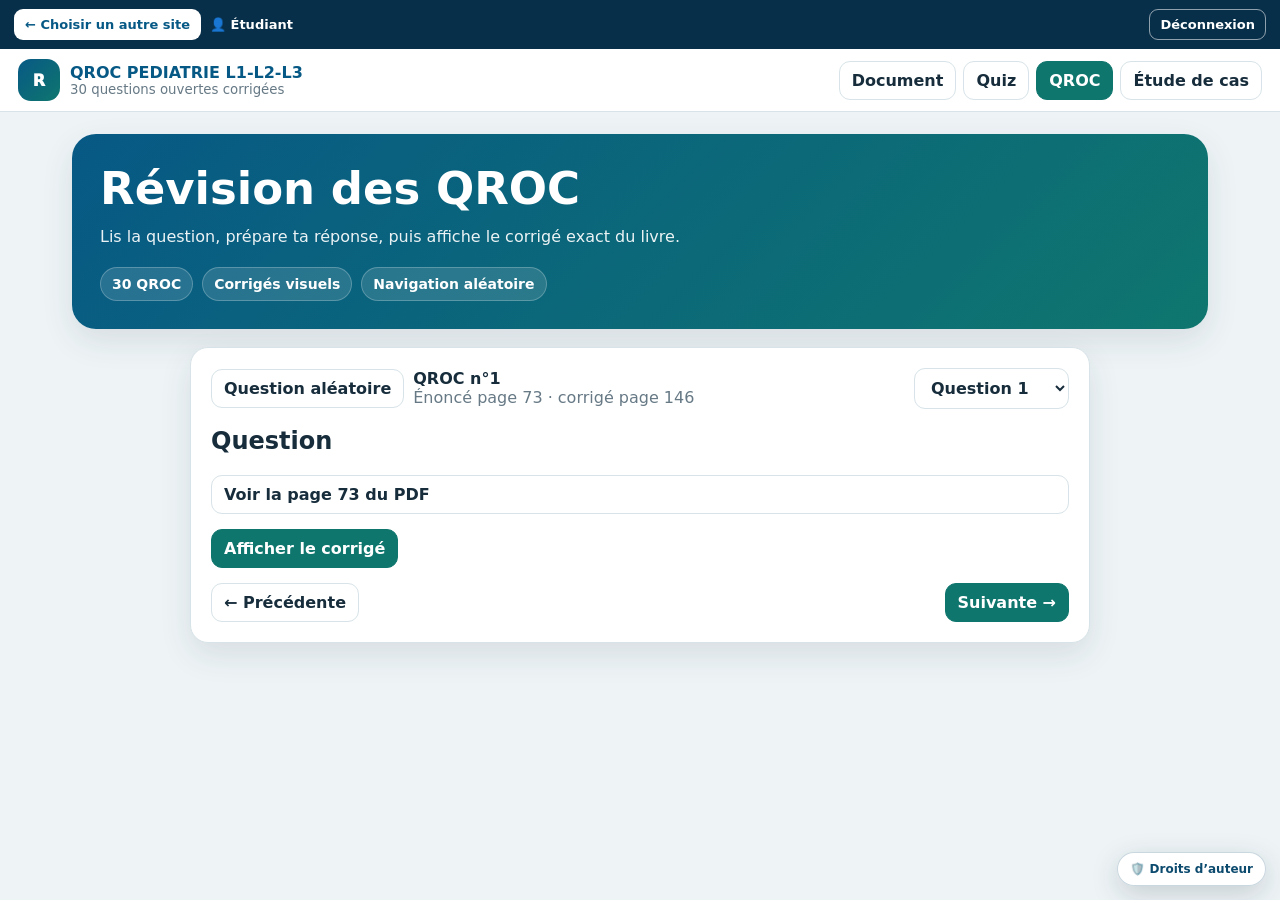
<file: pediatrie-qroc.html>
<!doctype html><html lang="fr"><head><meta charset="utf-8"><meta name="viewport" content="width=device-width,initial-scale=1"><meta name="theme-color" content="#075985"><title>QROC PEDIATRIE L1-L2-L3</title><link rel="manifest" href="manifest.webmanifest"><style>

:root{--ink:#172d3c;--muted:#667985;--bg:#eef4f6;--paper:#fff;--blue:#075985;--cyan:#0e7490;--teal:#0f766e;--green:#15803d;--red:#b42318;--amber:#a15c00;--line:#d7e3e8;--shadow:0 12px 32px rgba(23,45,60,.11);--radius:18px}
*{box-sizing:border-box}html{scroll-behavior:smooth}body{margin:0;font-family:Inter,system-ui,-apple-system,"Segoe UI",Roboto,Arial,sans-serif;background:var(--bg);color:var(--ink)}button,input,select{font:inherit}button,a{touch-action:manipulation}a{color:inherit}.hidden{display:none!important}
.topbar{position:sticky;top:0;z-index:50;display:flex;align-items:center;gap:12px;padding:10px 18px;background:rgba(255,255,255,.96);border-bottom:1px solid var(--line);backdrop-filter:blur(12px)}.brand{display:flex;align-items:center;gap:10px;min-width:250px}.brand-logo{display:grid;place-items:center;width:42px;height:42px;border-radius:13px;background:linear-gradient(135deg,var(--blue),var(--teal));color:#fff;font-weight:950}.brand strong{display:block;color:var(--blue)}.brand small{display:block;color:var(--muted)}.topnav{margin-left:auto;display:flex;gap:7px;align-items:center;flex-wrap:wrap}.navlink,.ghost,.primary{border:1px solid var(--line);background:#fff;border-radius:11px;padding:9px 12px;text-decoration:none;font-weight:750;color:var(--ink);cursor:pointer}.navlink:hover,.ghost:hover{border-color:var(--teal)}.navlink.active,.primary{border-color:var(--teal);background:var(--teal);color:#fff}.primary:disabled{opacity:.5;cursor:not-allowed}.danger{color:var(--red)}
.wrap{width:min(1180px,100%);margin:auto;padding:22px}.hero{padding:28px;border-radius:24px;background:linear-gradient(135deg,#075985,#0f766e);color:#fff;box-shadow:var(--shadow);margin-bottom:18px}.hero h1{margin:0 0 9px;font-size:clamp(27px,5vw,45px)}.hero p{margin:0;max-width:850px;line-height:1.6;opacity:.92}.stats{display:flex;gap:9px;flex-wrap:wrap;margin-top:17px}.stat{padding:8px 11px;border:1px solid rgba(255,255,255,.23);background:rgba(255,255,255,.13);border-radius:999px;font-weight:750;font-size:14px}
.panel{background:var(--paper);border:1px solid var(--line);border-radius:var(--radius);padding:20px;box-shadow:var(--shadow);margin-bottom:17px}.panel h2,.panel h3{margin-top:0}.muted{color:var(--muted)}.notice{padding:12px 14px;border-radius:12px;background:#fff7d6;border:1px solid #efd477;color:#6c5200;line-height:1.5}.grid{display:grid;gap:15px}.grid.two{grid-template-columns:repeat(2,minmax(0,1fr))}.grid.three{grid-template-columns:repeat(3,minmax(0,1fr))}.field{display:grid;gap:6px}.field label{font-size:13px;font-weight:850;color:var(--muted)}.field select,.field input{width:100%;border:1px solid #b9ccd4;border-radius:11px;padding:11px 12px;background:#fff;outline:none}.field select:focus,.field input:focus{border-color:var(--teal);box-shadow:0 0 0 3px rgba(15,118,110,.12)}
.crop-stack{display:grid;gap:9px}.crop{position:relative;overflow:hidden;width:100%;background:#fff;border:1px solid #dce6ea;border-radius:10px}.crop img{position:absolute;max-width:none;height:auto;user-select:none;-webkit-user-drag:none}.crop::after{content:"";position:absolute;inset:0;pointer-events:none;box-shadow:inset 0 0 0 1px rgba(0,0,0,.02)}
.badge{display:inline-flex;align-items:center;border-radius:999px;padding:5px 9px;background:#e7f1f5;color:var(--blue);font-size:12px;font-weight:850}.badge.green{background:#e8f6ed;color:var(--green)}.badge.amber{background:#fff1d5;color:var(--amber)}.badge.red{background:#ffebe9;color:var(--red)}
.toast{position:fixed;left:50%;bottom:22px;z-index:100;transform:translate(-50%,120px);opacity:0;background:#14313f;color:#fff;padding:11px 15px;border-radius:11px;box-shadow:var(--shadow);transition:.2s}.toast.show{transform:translate(-50%,0);opacity:1}
@media(max-width:760px){.topbar{padding:8px 10px}.brand{min-width:auto}.brand small{display:none}.topnav .optional{display:none}.wrap{padding:13px}.hero{padding:21px}.panel{padding:15px}.grid.two,.grid.three{grid-template-columns:1fr}.navlink,.ghost,.primary{padding:8px 9px;font-size:14px}}

</style><style>.flash{width:min(900px,100%);margin:auto}.flash-head{display:flex;gap:9px;align-items:center;flex-wrap:wrap}.flash-head .grow{flex:1}.correction{margin-top:15px;padding-top:15px;border-top:1px dashed #a9bcc4}.navrow{display:flex;justify-content:space-between;gap:9px;margin-top:15px}@media(max-width:600px){.navrow{flex-direction:column}.navrow button{width:100%}}</style><style id="revision-hub-pediatrie-style">
.revision-hub-pediatrie{display:flex;align-items:center;justify-content:space-between;gap:10px;padding:9px 14px;background:#082f49;color:#fff;font-family:Inter,system-ui,-apple-system,"Segoe UI",Roboto,Arial,sans-serif;font-size:13px;position:relative;z-index:9999}
.revision-hub-pediatrie .hub-left,.revision-hub-pediatrie .hub-right{display:flex;align-items:center;gap:9px;flex-wrap:wrap}.revision-hub-pediatrie a,.revision-hub-pediatrie button{border:1px solid rgba(255,255,255,.55);border-radius:9px;padding:7px 10px;background:#fff;color:#075985;text-decoration:none;font:inherit;font-weight:800;cursor:pointer}.revision-hub-pediatrie button{background:transparent;color:#fff}.revision-hub-pediatrie .hub-user{font-weight:800}@media(max-width:640px){.revision-hub-pediatrie{align-items:flex-start;flex-direction:column}.revision-hub-pediatrie .hub-left,.revision-hub-pediatrie .hub-right{width:100%}.revision-hub-pediatrie a,.revision-hub-pediatrie button{flex:1;text-align:center}}
</style>
  <link rel="stylesheet" href="avertissement.css">
</head><body><script src="session-bridge.js"></script>
<script id="revision-hub-pediatrie-guard">
(function(){
  'use strict';
  const KEY='revision-hub-session-v1';
  const session=window.RevisionSessionBridge?.getSession()||null;
  window.PEDIATRIE_HUB_SESSION=session||{name:'Étudiant',code:'ACCES-ACCUEIL'};
})();
</script>
<div class="revision-hub-pediatrie" id="revisionHubPediatrie">
  <div class="hub-left"><a href="index.html">← Choisir un autre site</a><span class="hub-user" id="revisionHubPediatrieUser">Étudiant</span></div>
  <div class="hub-right"><button type="button" id="revisionHubPediatrieLogout">Déconnexion</button></div>
</div>
<script id="revision-hub-pediatrie-controls">
document.addEventListener('DOMContentLoaded',function(){
  const session=window.PEDIATRIE_HUB_SESSION||{};
  const user=document.getElementById('revisionHubPediatrieUser');
  if(user) user.textContent='👤 '+(session.name||'Étudiant');
  const logout=document.getElementById('revisionHubPediatrieLogout');
  if(logout) logout.addEventListener('click',function(){
    localStorage.removeItem('revision-hub-session-v1');
    localStorage.removeItem('quizPromoSession');
    sessionStorage.removeItem('sp-site-access-v3');
    sessionStorage.removeItem('sp-site-account-v3');
    location.href='index.html';
  });
});
</script><header class="topbar"><div class="brand"><div class="brand-logo">R</div><div><strong>QROC PEDIATRIE L1-L2-L3</strong><small>30 questions ouvertes corrigées</small></div></div><nav class="topnav"><a class="navlink" href="pediatrie.html">Document</a><a class="navlink" href="pediatrie-quiz.html">Quiz</a><a class="navlink active" href="pediatrie-qroc.html">QROC</a><a class="navlink optional" href="pediatrie-cas.html">Étude de cas</a></nav></header><main class="wrap"><section class="hero"><h1>Révision des QROC</h1><p>Lis la question, prépare ta réponse, puis affiche le corrigé exact du livre.</p><div class="stats"><span class="stat">30 QROC</span><span class="stat">Corrigés visuels</span><span class="stat">Navigation aléatoire</span></div></section><section class="panel flash"><div class="flash-head"><button class="ghost" id="random">Question aléatoire</button><div class="grow"><strong id="title"></strong><div id="pages" class="muted"></div></div><select id="selector" class="ghost"></select></div><h2 style="margin-top:18px">Question</h2><div class="crop-stack" id="question"></div><button class="primary" id="reveal" style="margin-top:15px">Afficher le corrigé</button><div class="correction hidden" id="correction"><h2>Corrigé</h2><div class="crop-stack" id="answer"></div></div><div class="navrow"><button class="ghost" id="prev">← Précédente</button><button class="primary" id="next">Suivante →</button></div></section></main><script>
window.QROC_DATA={"meta":{"title":"Pédiatrie - Exercices & Corrigés INFAS","pageCount":155,"questionCount":749,"qcmCount":419,"qcdCount":330,"qrocCount":30,"pdfAnswers":719,"reconstructedAnswers":30,"pageWidth":595.3200073242188,"pageHeight":841.9199829101562},"questions":[{"number":1,"page":73,"segments":[{"page":73,"bbox":[55.0,66.85448455810547,300.0,256.78448486328125]}],"answerPage":146,"answerSegments":[{"page":146,"bbox":[55.0,66.85448455810547,300.0,282.58447265625]}],"text":"QH est âgé de 12 mois et conscient. Il a une fièvre chiffrée à 39°5C et pèse 10 kg. Pour ramener la température corporelle de QH entre 36° et 37°5 je prescris comme : a) Moyens physiques recommandés ……………………………………………………… ……………………………………………………… ……………………………………………………… ………………………………………………………. b) Médicament prioritaire - Nom de la molécule…………………………… - Voie d’administration……………… - Quantité à donner toutes les 4heures……………"},{"number":2,"page":73,"segments":[{"page":73,"bbox":[55.0,255.78448486328125,300.0,403.0644836425781]}],"answerPage":146,"answerSegments":[{"page":146,"bbox":[55.0,281.58447265625,300.0,444.9644775390625]}],"text":"Le médecin diagnostique chez le nourrisson AZ une infection respiratoire aiguë. a) Citer trois formes étiologiques d’infection respiratoire aiguë haute ……………………………………………………… ……………………………………………………… ……………………………………………………… b) Citer trois formes étiologiques d’infection respiratoire aiguë basse ……………………………………………………… ……………………………………………………… ………………………………………………………"},{"number":3,"page":73,"segments":[{"page":73,"bbox":[55.0,402.0644836425781,300.0,770.0]},{"page":73,"bbox":[295.0,55.0,540.0,292.90447998046875]}],"answerPage":146,"answerSegments":[{"page":146,"bbox":[55.0,443.9644775390625,300.0,770.0]},{"page":146,"bbox":[295.0,55.0,540.0,648.7544555664062]}],"text":"……………………………………………………… 3. Un nourrisson de 10 mois est reçu en consultation par un infirmier dans un centre de santé pour refus des repas, fièvre. A l’examen physique du nourrisson, l’agent de santé constate que le nourrisson pleure et porte constamment la main à son oreille gauche. La température est égale à 38°5C. a) Citer la maladie la plus probable que le médecin va retenir chez ce nourrisson ? ………………………………………… b) Justifier la réponse de la question précédente à partir d’information relever dans le texte ……………………………………………………… ……………………………………………………… ……………………………………………………… ……………………………………………………… c) Pour la maladie probable retenue par le médecin citer les trois principaux germes bactériens en causes ……………………………………………… ……………………………………………… ……………………………………………… ……………………………………………… ………………….. d) Citer trois complications infectieuses immédiates de cette maladie ? ……………………………………………… ……………………………………………… e) Enumérer les rôles de soins propres, les rôles de soins de conseils et préventions de l’agent de santé lors de la prise en charge de ce nourrisson. - Rôles de soins propres ……………………………………………… ……………………………………………… ……………………………………………… ……………..……………………………… ……………………………………………… ……………… - Rôles de soins de conseils et prévention ……………………………………………… ……………..……………………………… ……………………………………………… ……………………………………………… ……………………………………………… ……………………………………………… …………………………………………….…"},{"number":4,"page":73,"segments":[{"page":73,"bbox":[295.0,291.90447998046875,540.0,382.90447998046875]}],"answerPage":146,"answerSegments":[{"page":146,"bbox":[295.0,647.7544555664062,540.0,717.0344848632812]}],"text":"Donner la définition de la diarrhée aiguë de l’enfant ? ……………………………………………… ……………………………………………… ……………………………………………… ……………………………………………… ………………………………………………"},{"number":5,"page":73,"segments":[{"page":73,"bbox":[295.0,381.90447998046875,540.0,517.9244995117188]}],"answerPage":146,"answerSegments":[{"page":146,"bbox":[295.0,716.0344848632812,540.0,770.0]},{"page":147,"bbox":[55.0,55.0,300.0,198.9144744873047]}],"text":"Citer 6 causes (3 bactériennes, 3 virales) de la diarrhée aiguë du nourrisson a) 3 causes bactériennes …………………………………………………… …………………………………………………… …………………….………………………… b) 3 causes virales …………………………………………………… …………………………………………………… ……………………………………………………"},{"number":6,"page":73,"segments":[{"page":73,"bbox":[295.0,516.9244995117188,540.0,562.9244995117188]}],"answerPage":147,"answerSegments":[{"page":147,"bbox":[55.0,197.9144744873047,300.0,268.064453125]}],"text":"…………………………………………………… 6. Citer deux causes non infectieuses de la diarrhée aiguë du nourrisson ? …………………………………………………… ……………………………………………………"},{"number":7,"page":73,"segments":[{"page":73,"bbox":[295.0,561.9244995117188,540.0,770.0]},{"page":74,"bbox":[55.0,55.0,300.0,225.43443298339844]}],"answerPage":147,"answerSegments":[{"page":147,"bbox":[55.0,267.064453125,300.0,482.1644592285156]}],"text":"…………………………………………………… 7. Décrire les rôles propres, de conseils et préventions de l’agent de santé dans la prise en charge de l’enfant diarrhéique ? a) Rôles propres ……………………………………………… ……………………………………………… ……………………………………………… ……………………………………………… ……………………………………………… ……………………………………………… ……………………………………………… ……………………………………………… ……………………………………………… ……………………………………………… ……………………………………………… …………………………………… b) Rôles de conseils et prévention ……………………………………………… ……………………………………………… ……………………………………………… ……………………………………………… ……………………………………………… ……………………………………………… ……………………………………………… ……………………………………………… ……………………………………………… ……………………………………………… ……………………………………………… ……………………………………"},{"number":8,"page":74,"segments":[{"page":74,"bbox":[55.0,224.43443298339844,300.0,405.4644775390625]}],"answerPage":147,"answerSegments":[{"page":147,"bbox":[55.0,481.1644592285156,300.0,679.9544677734375]}],"text":"Citer chez le nourrisson vomisseur 8 causes de vomissements (4 aigus, 4 habituels ou chroniques) a) 4 causes de vomissements aigus ……………………………………………… ……………………………………………… ……………………………………………… ……………………………………………… b) 4 causes de vomissements habituels ou chroniques ……………………………………………… ……………………………………………… ……………………………………………… ……………………………………………"},{"number":9,"page":74,"segments":[{"page":74,"bbox":[55.0,404.4644775390625,300.0,484.2044677734375]}],"answerPage":147,"answerSegments":[{"page":147,"bbox":[55.0,678.9544677734375,300.0,770.0]},{"page":147,"bbox":[295.0,55.0,540.0,67.85448455810547]}],"text":"Enumérer trois complications des vomissements chez le nourrisson. ……………………………………………… ……………………………………………… ……………………………………………… ………………"},{"number":10,"page":74,"segments":[{"page":74,"bbox":[55.0,483.2044677734375,300.0,551.6444702148438]}],"answerPage":147,"answerSegments":[{"page":147,"bbox":[295.0,66.85448455810547,540.0,149.11448669433594]}],"text":"Citer les trois groupes de facteurs qui régissent la croissance de l’enfant …………………………………………………… …………………………………………………… ……………………………………………………"},{"number":11,"page":74,"segments":[{"page":74,"bbox":[55.0,550.6444702148438,300.0,630.5144653320312]}],"answerPage":147,"answerSegments":[{"page":147,"bbox":[295.0,148.11448669433594,540.0,255.2244873046875]}],"text":"Citer 5 facteurs de l’environnement favorisant l’anorexie du nourrisson …………………………………………………… …………………………………………………… …………………………………………………… ……………………………………………………"},{"number":12,"page":74,"segments":[{"page":74,"bbox":[55.0,629.5144653320312,300.0,770.0]},{"page":74,"bbox":[295.0,55.0,540.0,169.1544647216797]}],"answerPage":147,"answerSegments":[{"page":147,"bbox":[295.0,254.2244873046875,540.0,450.4844665527344]}],"text":"WV a 8 mois. Il recrache la nourriture et refuse de manger par manque d’appétit. a) Comment appelle t’on la maladie de WV ? ……………………………………………… ……………………………………………… b) Quelle est l’hypothèse de la pathogénie de la maladie de WV ? ……………………………………………… ……………………………………………… …………………………………………….… c) Citer deux examens de laboratoire prescrits par le médecin pour apprécier le retentissement de la maladie de WV ? ……………………………………………… ……………………………………………… …………………………………………….… ……………………………………………… ……………………………………………… …………………………………………….…"},{"number":13,"page":74,"segments":[{"page":74,"bbox":[295.0,168.1544647216797,540.0,303.58447265625]}],"answerPage":147,"answerSegments":[{"page":147,"bbox":[295.0,449.4844665527344,540.0,600.6044921875]}],"text":"…………………………………………….… 13. WV a 8 mois. Il recrache la nourriture et refuse de manger par manque d’appétit. a) Comment appelle t’on la maladie de WV ? ……………………………………………… ……………………………………………… b) Quelle est l’hypothèse de la pathogénie de la maladie de WV ? ……………………………………………… ……………………………………………… …………………………………………….…"},{"number":14,"page":74,"segments":[{"page":74,"bbox":[295.0,302.58447265625,540.0,770.0]},{"page":75,"bbox":[55.0,55.0,300.0,247.8744354248047]}],"answerPage":147,"answerSegments":[{"page":147,"bbox":[295.0,599.6044921875,540.0,770.0]},{"page":148,"bbox":[55.0,55.0,300.0,511.2044677734375]}],"text":"KM, sexe féminin, a 10 jours de vie. Il est né avec un faible poids de naissance. Pour le faire grossir, la grande mère enduit la peau fragile de KM d’une décoction à base de feuilles et Kaolin. KM porte des couches et le siège est essuyé par des lingettes hypoallergiques à chaque émission de selle. Il présente une dermite du siège étendue surinfectée avec aspect d’une lettre de l’alphabet. L’agent de santé qualifie de banal cette lésion dermatologique fréquente et ne prescrit pas de traitement. a) De quelle lettre de l’alphabet fait-on allusion dans le texte ? ……………………………………………… …………………………………… b) Reproduire le triangle pédiatrique et indiquer les facteurs favorisants de la dermite du siège présents dans le texte pouvant être attribuer à chaque acteur du triangle ……………………………………………… ……………………………………………… …………………………………………….… ……………………………………………… ……………………………………………… …………………………………………….… ……………………………………………… ……………………………………………… …………………………………………….… ……………………………………………… ……………………………………………… …………………………………………….… ……………………………………………… ……………………………………………… …………………………………………….… ……………………………………………… ……………………………………………… ………………………………… c) Citer trois complications de la dermite du siège étendue surinfectée non traitée ……….………………………………………… ………………………………………….……… …………………………………………………… ……………… d) Enumérer les moyens du traitement de la dermite du siège surinfectée de KM …………………………………………………. …………………………………………………… …………………………………………………… …………………………………………………… ………….……………………………………… …………………………………………………… ………………………………….…"},{"number":15,"page":75,"segments":[{"page":75,"bbox":[55.0,246.8744354248047,300.0,349.1844787597656]}],"answerPage":148,"answerSegments":[{"page":148,"bbox":[55.0,510.2044677734375,300.0,615.7544555664062]}],"text":"………………………………….… 15. Citer les 4 groupes de nouveau-né prématuré puis indiquer pour chaque groupe la fourchette d’âge gestationnel correspondante …….………………………………………………… ……………………………………………………… ……………………………………………………… ……….……………………………………………… …"},{"number":16,"page":75,"segments":[{"page":75,"bbox":[55.0,348.1844787597656,300.0,551.6444702148438]}],"answerPage":148,"answerSegments":[{"page":148,"bbox":[55.0,614.7544555664062,300.0,770.0]},{"page":148,"bbox":[295.0,55.0,540.0,161.95445251464844]}],"text":"… 16. La cause de la prématurité est soit spontanée soit induite (provoquée) par une décision médicale. a) Enumérer 4 raisons ou causes pouvant amener l’agent de santé à provoquer un accouchement prématuré …….………………………………………………… ……………………………………………………… ……………………………………………………… ……….……………………………………………… b) Enumérer 4 causes spontanées d’accouchement prématuré …….………………………………………………… ……………………………………………………… ……………………………………………………… ……….………………………………………………"},{"number":17,"page":75,"segments":[{"page":75,"bbox":[55.0,550.6444702148438,300.0,630.5144653320312]}],"answerPage":148,"answerSegments":[{"page":148,"bbox":[295.0,160.95445251464844,540.0,241.5144500732422]}],"text":"Quelle est la principale raison pour laquelle le débit d’oxygène administré au nouveau-né prématuré est limité entre 0,5 et 1 litre/min ? …….…………………………………………… ……………………………………………"},{"number":18,"page":75,"segments":[{"page":75,"bbox":[55.0,629.5144653320312,300.0,770.0]},{"page":75,"bbox":[295.0,55.0,540.0,67.85448455810547]}],"answerPage":148,"answerSegments":[{"page":148,"bbox":[295.0,240.5144500732422,540.0,358.0644836425781]}],"text":"Enumérer les principales complications ou problèmes du nouveau-né prématuré …….…………………………………………… …………………………………………………… …………………………………………………… ………………….……………………………… …………………………………………………… …………………………………………….…… ……………………………………………"},{"number":19,"page":75,"segments":[{"page":75,"bbox":[295.0,66.85448455810547,540.0,529.2044677734375]}],"answerPage":148,"answerSegments":[{"page":148,"bbox":[295.0,357.0644836425781,540.0,770.0]},{"page":149,"bbox":[55.0,55.0,300.0,138.6744842529297]}],"text":"Vous recevez un nouveau-né prématuré pesant entre 2000g et 2400 avec un teint rose sans détresse respiratoire. Il a 20 minutes de vie et n’a pas encore reçu de soins. a) Quels soins curatifs proposez-vous à ce nouveau-né ? …….…………………………………………… …………………………………………………… …………………………………………………… ………………….……………………………… …………………………………………………… …………………………………………………… ……………………………….………………… …………………………………………………… …………………………………………………… …………………………………………….…… …………………………………………………… …………………………………………………… …………………………………………………… …….…………………………………………… …………………………………………………… ……………………………….………………… ……………… b) Quels conseils donnez-vous à la mère de ce nouveau-né ? …….…………………………………………… …………………………………………………… …………………………………………………… ………………….……………………………… …………………………………………………… …………………………………………………… ……………………………….………………… …………………………………………………… …………………………………………………… …………………………………………………… ………………………….……………………… …………………………………………………… …………………………………………………… ………………………………….……………… …………………………………………………"},{"number":20,"page":75,"segments":[{"page":75,"bbox":[295.0,528.2044677734375,540.0,770.0]},{"page":76,"bbox":[55.0,55.0,300.0,67.85448455810547]}],"answerPage":149,"answerSegments":[{"page":149,"bbox":[55.0,137.6744842529297,300.0,368.02447509765625]}],"text":"………………………………………………… 20. JK est né prématuré et hospitalisé depuis la naissance. Le médecin décide de sa sortie d’hospitalisation. Sur quels critères se base le médecin pour décider de la sortie d’hospitalisation du nouveau-né JK …….…………………………………………… …………………………………………………… …………………………………………………… ………………….……………………………… …………………………………………………… …………………………………………………… ……………………………….………………… …………………………………………………… …………………………………………………… …….…………………………………………… …………………………………………………… …………………………………………………… ………………….……………………………… …………………………………………………… ………………………………………………….."},{"number":21,"page":76,"segments":[{"page":76,"bbox":[55.0,66.85448455810547,300.0,180.43443298339844]}],"answerPage":149,"answerSegments":[{"page":149,"bbox":[55.0,367.02447509765625,300.0,460.4444580078125]}],"text":"Citer les critères d’un bon positionnement au seins …….………………………………………………… …………………………………………………….… ……………………………………………………… ……………………………………….……………… ……………………………………………………… ………………………….…………………………… ……………………………………………………… ……………………………………………"},{"number":22,"page":76,"segments":[{"page":76,"bbox":[55.0,179.43443298339844,300.0,247.8744354248047]}],"answerPage":149,"answerSegments":[{"page":149,"bbox":[55.0,459.4444580078125,300.0,530.4044799804688]}],"text":"…………………………………………… 22. Citer les critères d’une bonne prise de seins …….……………………………………………….… ……………………………………………………… ……………………………………………………… ……………………………………………………… ………………"},{"number":23,"page":76,"segments":[{"page":76,"bbox":[55.0,246.8744354248047,300.0,326.6244812011719]}],"answerPage":149,"answerSegments":[{"page":149,"bbox":[55.0,529.4044799804688,300.0,601.6845092773438]}],"text":"……………… 23. Enumérer les critères d’une tétée efficace …….………………………………………………… ……………………………………………………… ………………………………….…………………… ……………………………………………………… ……………………………………………………… …"},{"number":24,"page":76,"segments":[{"page":76,"bbox":[55.0,325.6244812011719,300.0,540.4844360351562]}],"answerPage":149,"answerSegments":[{"page":149,"bbox":[55.0,600.6845092773438,300.0,770.0]},{"page":149,"bbox":[295.0,55.0,540.0,173.95445251464844]}],"text":"… 24. Citer les quatre (4) principales causes de décès du nouveau-né, de l’enfant âgé de 1 mois à 5 ans, de l’enfant âgé de plus de 5 ans. a) 4 principales causes de décès du nouveau-né …….………………………………………………… ……………………………………………………… ………………………………….…………………… b) 4 principales causes de décès de l’enfant de 1 mois à 5 ans ……………………………………………………… ……………………………………………………… ………………………………….…………………… ……………………………………………………… c) 4 principales causes de décès de l’enfant entre 6 et 15 ans ……………………………………………………… …….………………………………………………… ……………………………………………………… ……………………………….………………………"},{"number":25,"page":76,"segments":[{"page":76,"bbox":[55.0,539.4844360351562,300.0,619.2344360351562]}],"answerPage":149,"answerSegments":[{"page":149,"bbox":[295.0,172.95445251464844,540.0,255.2244873046875]}],"text":"……………………………….……………………… 25. Citer les trois (3) anomalies majeures impliquées dans la pathogénie de l’asthme. …….………………………………………………… ……………………………………………………… ………………………………….…………………… ……………………………………………………… ……………………………………"},{"number":26,"page":76,"segments":[{"page":76,"bbox":[55.0,618.2344360351562,300.0,770.0]},{"page":76,"bbox":[295.0,55.0,540.0,304.1844482421875]}],"answerPage":149,"answerSegments":[{"page":149,"bbox":[295.0,254.2244873046875,540.0,665.9144897460938]}],"text":"…………………………………… 26. GB, 13 ans, en classe de 5e, est asthmatique connu. Depuis 6 mois, il présente régulièrement des crises. GB fait en moyenne trois (3) crises de difficulté respiratoire sifflante par semaine de sorte qu’il n’arrive pas à suivre correctement les cours. a) Comment classez-vous la maladie asthmatique de GB ? Justifier votre réponse à partir des informations du texte …….………………………………………………… ……………………………………………………… ……………………………………………………… ……….……………………………………………… ……………………………………………………… ……………………………………………………… b) Quels conseils pourriez-vous donner aux parents et à GB pour prévenir la survenue des crises de difficulté respiratoire sifflante ? ……………………………………………………… ………………………………………….…………… …………………………….………………………… ……………………………………………………… ……………………………………………………… ….…………………………………………………… ……………………………………………………… ………………………………….…………………… ……………………………………………………… ……………………………………………………… …………………………………….………………… ……………………………………………………… ……………………………………………………… ……………………………………….……………… ………………………………………………………"},{"number":27,"page":76,"segments":[{"page":76,"bbox":[295.0,303.1844482421875,540.0,770.0]},{"page":77,"bbox":[55.0,55.0,300.0,657.7544555664062]}],"answerPage":149,"answerSegments":[{"page":149,"bbox":[295.0,664.9144897460938,540.0,770.0]},{"page":150,"bbox":[55.0,55.0,300.0,770.0]},{"page":150,"bbox":[295.0,55.0,540.0,93.07445526123047]}],"text":"……………………………………………………… 27. TH souffre d’une malnutrition aiguë carentielle. a) Citer les principaux facteurs étiologiques de la malnutrition aiguë carentielle de TH …….…………………………………………… …………………………………………………… …………………………………………………… ………………….……………………………… …………………………………………………… …………………………………………………… …………………………………………………… …………………………………………………… ………………….……………………………… …………………………………………………… …………………………………………………… …………………………………………………… …………………………………………………… ………………….……………………………… …………………………………………………… …………………………………………………… …………………………………………………… …………………………………………………… ………………….……………………………… …………………………………………………… …………………………………………………… …………………………………………………… …………………………………………………… ………………….……………………………… …………………………………………………… …………………………………………………… ……………………………….………………… …………………………………………………… b) Quels sont les signes cliniques que l’agent de santé retrouverait chez TH à l’observation attentive s’il souffrait de Kwashiorkor? …………………………………………………… …………………………………………….…… …………………………………………………… …………………………………………………… .………………………………………………… …………………………………………………… ……….………………………………………… …………………………………………………… ……………….…………….…………………… …………………………………………………… …………………………………….…………… …………………………….…………………… …………………………………………………… …………………………………….…………… …………………………….…………………… …………………………………………………… …………………………………….…………… …………………………….…………………… …………………………………………………… …………………………………….…………… …………………………….…………………… …………………………………………………… …………………………………….…………… …………………………….…………………… …………………………………………………… …………………………………….…………… …………………………… c) Quels sont les signes que l’agent de santé retrouverait chez TH s’il souffrait d’un marasme à la phase d’état? …………………………….…………………… …………………………………………………… …………………………………….…………… …………………………….…………………… …………………………………………………… …………………………………….…………… …………………………….…………………… …………………………………………………… …………………………………………….…… …………………………………………………… …………………………………………………… .………………………………………….……… …………………………………………………… …………………………………………………. ………………………………………….……… …………………………………………………… …………………………… d) Citer les principales complications que TH pourrait avoir s’il n’est pas correctement pris en charge. …………………………….………………………… ……………………………………………………… …………………………….………………………… ……………….……………………………………… ……………………………………………………… ……………….……………………………………… ….…………………………………………………… ……………………………………………………… ………….……………………………………………"},{"number":28,"page":77,"segments":[{"page":77,"bbox":[55.0,656.7544555664062,300.0,770.0]},{"page":77,"bbox":[295.0,55.0,540.0,79.15447235107422]}],"answerPage":150,"answerSegments":[{"page":150,"bbox":[295.0,92.07445526123047,540.0,236.71446228027344]}],"text":"QB, 2 ans, fille est traité pour un paludisme grave neurologique. Elle guéri mais présente des séquelles neurosensorielles. Citez les principales séquelles neurologiques du paludisme grave neurologique. …………………………………………………… ……………………………………………….… ……………………………………….………… ……………………………"},{"number":29,"page":77,"segments":[{"page":77,"bbox":[295.0,78.15447235107422,540.0,600.3644409179688]}],"answerPage":150,"answerSegments":[{"page":150,"bbox":[295.0,235.71446228027344,540.0,615.0344848632812]}],"text":"QK, sexe féminin, 2 ans, en bonne santé apparente, est retrouvée par le frère ainé agonisante à 12h dans la salle bain après avoir bu accidentellement du savon liquide entreposée à même le sol vers la baignoire dans une bouteille de Coca cola®. La mère de QK était dans la cuisine s’occupant du repas de midi. a) De quelle maladie souffre QK ? …………………………………………………… ……………………………….………………… ……………………….………………………… …………… b) Citer les principaux facteurs étiologiques de la maladie de QK et présents dans le texte ………………………….…………………………… ……………………………………………………… ………………………….…………………………… …………….………………………………………… ……………………………………………………… …………….…………………………………………. ……………………………………………………… ……………………………………………………… ……….……………………………………………… c) Citer les principaux facteurs favorisants de la maladie de QK et présents dans le texte ………………………….…………………………… ……………………………………………………… ………………………….…………………………… …………….………………………………………… ……………………………………………………… …………….…………………………………………. ……………………………………………………… ……………………………………………………… ……….……………………………………………… ……………………………………………….……… ……………………………………………………… ……………………………………………….……… ………………………………….…………………… ……………………………………………………… ………………………………….……………………"},{"number":30,"page":77,"segments":[{"page":77,"bbox":[295.0,599.3644409179688,540.0,770.0]}],"answerPage":150,"answerSegments":[{"page":150,"bbox":[295.0,614.0344848632812,540.0,770.0]},{"page":151,"bbox":[55.0,55.0,300.0,292.0]}],"text":"BZ, J0 de vie, sexe masculin, présente un retard de croissance intra utérin (hypotrophie) harmonieuse. Il n’a pas de signe de danger et l’agent de santé décide de le traiter à la maison. Quel traitement proposez-vous aux parents …………………………………………….………… ……………………………………………………… …………………………………………….………… ……………………………….……………………… ……………………………………………………… ……………………………….……………………… ………………………………………………………"}]};

</script><script>

window.PedApp=(()=>{
 const PAGE_W=595.32;
 const pathFor=p=>`page-${String(p).padStart(3,'0')}.webp`;
 function esc(s){return String(s??'').replace(/[&<>"']/g,c=>({"&":"&amp;","<":"&lt;",">":"&gt;",'"':"&quot;","'":"&#39;"}[c]));}
 function renderSegments(container,segments,{link=true}={}){
   container.innerHTML='';
   const pages=[...new Set((segments||[]).map(s=>s.page))];
   if(!pages.length)return;
   pages.forEach(p=>{
     const a=document.createElement('a');a.className='ghost';a.href=`document-pediatrie.pdf#page=${p}`;a.target='_blank';a.rel='noopener';a.textContent=`Voir la page ${p} du PDF`;container.appendChild(a);
   });
 }
 function shuffle(a){for(let i=a.length-1;i>0;i--){const j=Math.floor(Math.random()*(i+1));[a[i],a[j]]=[a[j],a[i]];}return a;}
 function toast(msg){let el=document.getElementById('toast');if(!el){el=document.createElement('div');el.id='toast';el.className='toast';document.body.appendChild(el)}el.textContent=msg;el.classList.add('show');clearTimeout(el._t);el._t=setTimeout(()=>el.classList.remove('show'),2300)}
 function fmtDate(iso){try{return new Intl.DateTimeFormat('fr-FR',{dateStyle:'short',timeStyle:'short'}).format(new Date(iso))}catch{return iso}}
 return{PAGE_W,pathFor,esc,renderSegments,shuffle,toast,fmtDate};
})();

</script><script>const Q=window.QROC_DATA.questions,$=id=>document.getElementById(id);let i=0;Q.forEach((q,j)=>{const o=document.createElement('option');o.value=j;o.textContent=`Question ${q.number}`;$('selector').appendChild(o)});function render(){const q=Q[i];$('selector').value=i;$('title').textContent=`QROC n°${q.number}`;$('pages').textContent=`Énoncé page ${q.page} · corrigé page ${q.answerPage}`;PedApp.renderSegments($('question'),q.segments);$('correction').classList.add('hidden');$('reveal').classList.remove('hidden');$('prev').disabled=i===0}$('reveal').onclick=()=>{const q=Q[i];PedApp.renderSegments($('answer'),q.answerSegments);$('correction').classList.remove('hidden');$('reveal').classList.add('hidden')};$('next').onclick=()=>{i=(i+1)%Q.length;render();scrollTo({top:0,behavior:'smooth'})};$('prev').onclick=()=>{if(i>0)i--;render()};$('random').onclick=()=>{i=Math.floor(Math.random()*Q.length);render()};$('selector').onchange=()=>{i=+$('selector').value;render()};render();</script>  <script src="avertissement.js"></script>
</body></html>
</file>
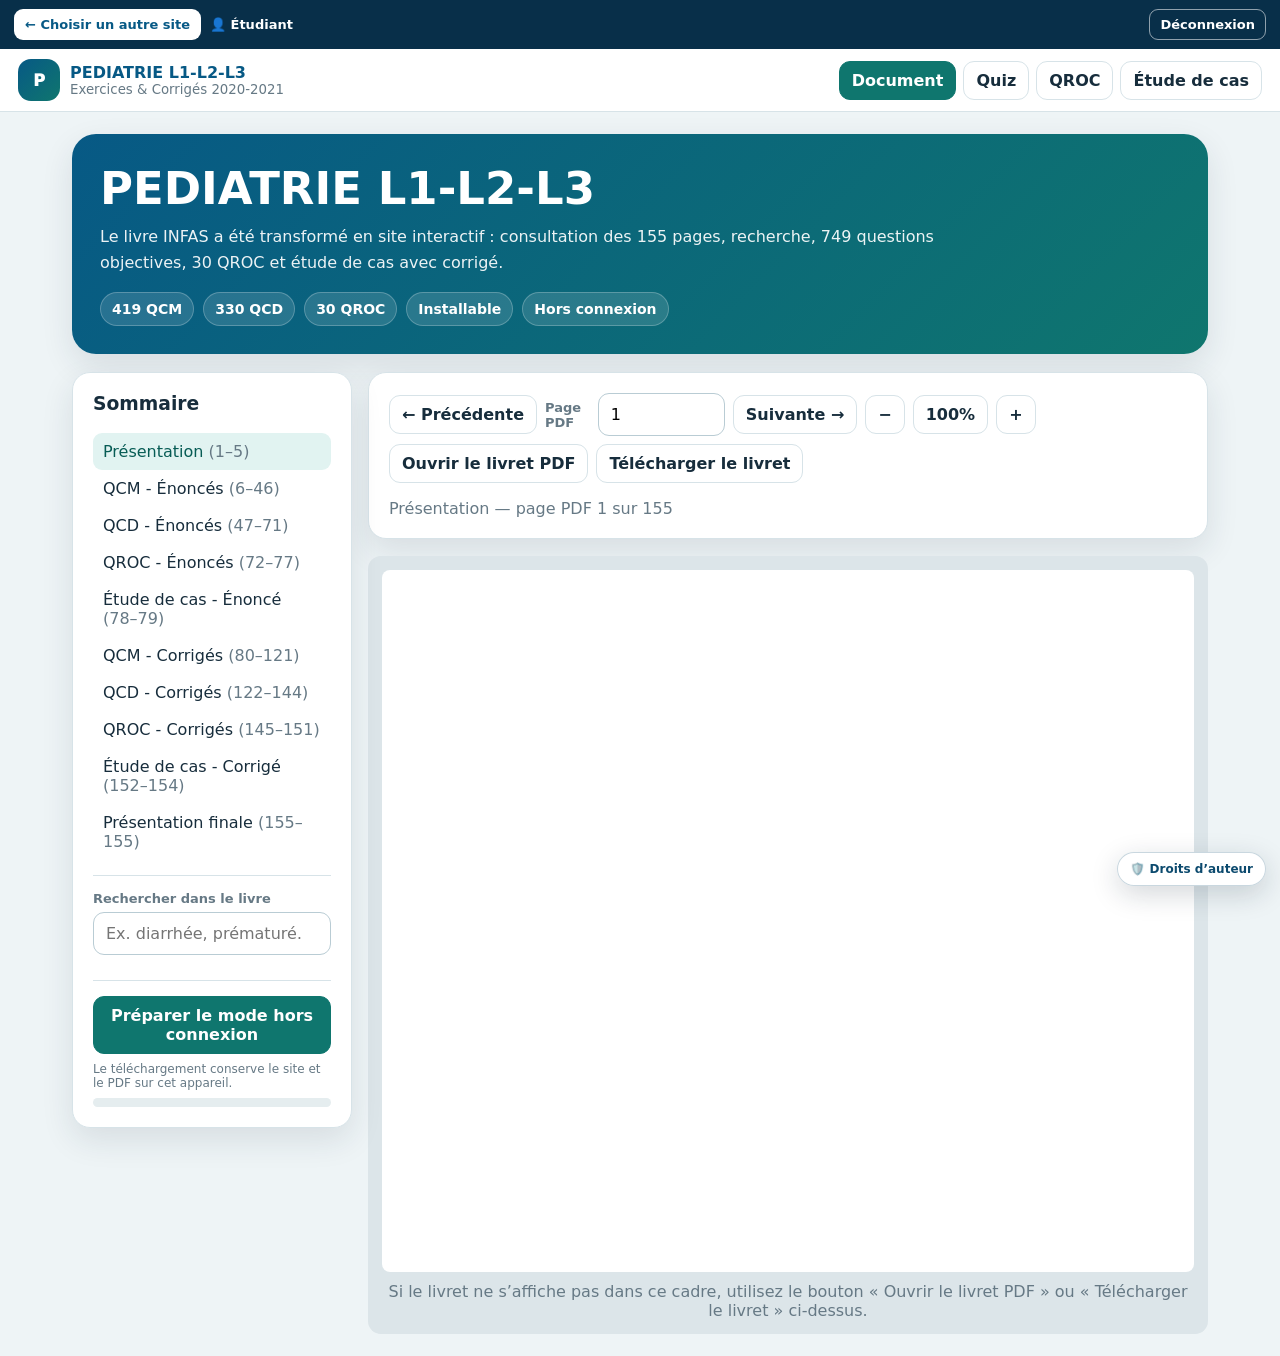
<file: pediatrie.html>
<!doctype html><html lang="fr"><head><meta charset="utf-8"><meta name="viewport" content="width=device-width,initial-scale=1,viewport-fit=cover"><meta name="theme-color" content="#075985"><title>PEDIATRIE L1-L2-L3</title><link rel="manifest" href="manifest.webmanifest"><style>

:root{--ink:#172d3c;--muted:#667985;--bg:#eef4f6;--paper:#fff;--blue:#075985;--cyan:#0e7490;--teal:#0f766e;--green:#15803d;--red:#b42318;--amber:#a15c00;--line:#d7e3e8;--shadow:0 12px 32px rgba(23,45,60,.11);--radius:18px}
*{box-sizing:border-box}html{scroll-behavior:smooth}body{margin:0;font-family:Inter,system-ui,-apple-system,"Segoe UI",Roboto,Arial,sans-serif;background:var(--bg);color:var(--ink)}button,input,select{font:inherit}button,a{touch-action:manipulation}a{color:inherit}.hidden{display:none!important}
.topbar{position:sticky;top:0;z-index:50;display:flex;align-items:center;gap:12px;padding:10px 18px;background:rgba(255,255,255,.96);border-bottom:1px solid var(--line);backdrop-filter:blur(12px)}.brand{display:flex;align-items:center;gap:10px;min-width:250px}.brand-logo{display:grid;place-items:center;width:42px;height:42px;border-radius:13px;background:linear-gradient(135deg,var(--blue),var(--teal));color:#fff;font-weight:950}.brand strong{display:block;color:var(--blue)}.brand small{display:block;color:var(--muted)}.topnav{margin-left:auto;display:flex;gap:7px;align-items:center;flex-wrap:wrap}.navlink,.ghost,.primary{border:1px solid var(--line);background:#fff;border-radius:11px;padding:9px 12px;text-decoration:none;font-weight:750;color:var(--ink);cursor:pointer}.navlink:hover,.ghost:hover{border-color:var(--teal)}.navlink.active,.primary{border-color:var(--teal);background:var(--teal);color:#fff}.primary:disabled{opacity:.5;cursor:not-allowed}.danger{color:var(--red)}
.wrap{width:min(1180px,100%);margin:auto;padding:22px}.hero{padding:28px;border-radius:24px;background:linear-gradient(135deg,#075985,#0f766e);color:#fff;box-shadow:var(--shadow);margin-bottom:18px}.hero h1{margin:0 0 9px;font-size:clamp(27px,5vw,45px)}.hero p{margin:0;max-width:850px;line-height:1.6;opacity:.92}.stats{display:flex;gap:9px;flex-wrap:wrap;margin-top:17px}.stat{padding:8px 11px;border:1px solid rgba(255,255,255,.23);background:rgba(255,255,255,.13);border-radius:999px;font-weight:750;font-size:14px}
.panel{background:var(--paper);border:1px solid var(--line);border-radius:var(--radius);padding:20px;box-shadow:var(--shadow);margin-bottom:17px}.panel h2,.panel h3{margin-top:0}.muted{color:var(--muted)}.notice{padding:12px 14px;border-radius:12px;background:#fff7d6;border:1px solid #efd477;color:#6c5200;line-height:1.5}.grid{display:grid;gap:15px}.grid.two{grid-template-columns:repeat(2,minmax(0,1fr))}.grid.three{grid-template-columns:repeat(3,minmax(0,1fr))}.field{display:grid;gap:6px}.field label{font-size:13px;font-weight:850;color:var(--muted)}.field select,.field input{width:100%;border:1px solid #b9ccd4;border-radius:11px;padding:11px 12px;background:#fff;outline:none}.field select:focus,.field input:focus{border-color:var(--teal);box-shadow:0 0 0 3px rgba(15,118,110,.12)}
.crop-stack{display:grid;gap:9px}.crop{position:relative;overflow:hidden;width:100%;background:#fff;border:1px solid #dce6ea;border-radius:10px}.crop img{position:absolute;max-width:none;height:auto;user-select:none;-webkit-user-drag:none}.crop::after{content:"";position:absolute;inset:0;pointer-events:none;box-shadow:inset 0 0 0 1px rgba(0,0,0,.02)}
.badge{display:inline-flex;align-items:center;border-radius:999px;padding:5px 9px;background:#e7f1f5;color:var(--blue);font-size:12px;font-weight:850}.badge.green{background:#e8f6ed;color:var(--green)}.badge.amber{background:#fff1d5;color:var(--amber)}.badge.red{background:#ffebe9;color:var(--red)}
.toast{position:fixed;left:50%;bottom:22px;z-index:100;transform:translate(-50%,120px);opacity:0;background:#14313f;color:#fff;padding:11px 15px;border-radius:11px;box-shadow:var(--shadow);transition:.2s}.toast.show{transform:translate(-50%,0);opacity:1}
@media(max-width:760px){.topbar{padding:8px 10px}.brand{min-width:auto}.brand small{display:none}.topnav .optional{display:none}.wrap{padding:13px}.hero{padding:21px}.panel{padding:15px}.grid.two,.grid.three{grid-template-columns:1fr}.navlink,.ghost,.primary{padding:8px 9px;font-size:14px}}

</style><style>
.viewer-layout{display:grid;grid-template-columns:280px minmax(0,1fr);gap:16px}.side{position:sticky;top:76px;align-self:start;max-height:calc(100vh - 90px);overflow:auto}.section-btn{width:100%;text-align:left;border:0;background:transparent;padding:9px 10px;border-radius:9px;color:var(--ink);cursor:pointer}.section-btn:hover,.section-btn.active{background:#e1f3f1;color:#075c55}.viewer-tools{display:flex;gap:8px;align-items:center;flex-wrap:wrap}.page-stage{overflow:auto;text-align:center;background:#dce5e9;border-radius:13px;padding:14px;min-height:500px}.page-stage iframe{display:block;margin:auto;width:100%;height:78vh;min-height:560px;border:0;background:white;border-radius:8px}.search-results{display:grid;gap:8px;max-height:360px;overflow:auto}.search-item{border:1px solid var(--line);border-radius:10px;padding:10px;background:#fbfdfe;cursor:pointer}.search-item:hover{border-color:var(--teal)}.search-item strong{color:var(--blue)}.search-item p{margin:5px 0 0;color:var(--muted);font-size:13px;line-height:1.4}.offline-progress{height:9px;background:#e5edef;border-radius:99px;overflow:hidden}.offline-progress span{display:block;height:100%;width:0;background:var(--teal);transition:.15s}@media(max-width:900px){.viewer-layout{grid-template-columns:1fr}.side{position:static;max-height:none}.page-stage{min-height:360px;padding:7px}}
</style><style id="revision-hub-pediatrie-style">
.revision-hub-pediatrie{display:flex;align-items:center;justify-content:space-between;gap:10px;padding:9px 14px;background:#082f49;color:#fff;font-family:Inter,system-ui,-apple-system,"Segoe UI",Roboto,Arial,sans-serif;font-size:13px;position:relative;z-index:9999}
.revision-hub-pediatrie .hub-left,.revision-hub-pediatrie .hub-right{display:flex;align-items:center;gap:9px;flex-wrap:wrap}.revision-hub-pediatrie a,.revision-hub-pediatrie button{border:1px solid rgba(255,255,255,.55);border-radius:9px;padding:7px 10px;background:#fff;color:#075985;text-decoration:none;font:inherit;font-weight:800;cursor:pointer}.revision-hub-pediatrie button{background:transparent;color:#fff}.revision-hub-pediatrie .hub-user{font-weight:800}@media(max-width:640px){.revision-hub-pediatrie{align-items:flex-start;flex-direction:column}.revision-hub-pediatrie .hub-left,.revision-hub-pediatrie .hub-right{width:100%}.revision-hub-pediatrie a,.revision-hub-pediatrie button{flex:1;text-align:center}}
</style>
  <link rel="stylesheet" href="avertissement.css">
</head><body><script src="session-bridge.js"></script>
<script id="revision-hub-pediatrie-guard">
(function(){
  'use strict';
  const KEY='revision-hub-session-v1';
  let session=null;
  session=window.RevisionSessionBridge?.getSession()||null;
  window.PEDIATRIE_HUB_SESSION=session||{name:'Étudiant',code:'ACCES-ACCUEIL'};
})();
</script>
<div class="revision-hub-pediatrie" id="revisionHubPediatrie">
  <div class="hub-left"><a href="index.html">← Choisir un autre site</a><span class="hub-user" id="revisionHubPediatrieUser">Étudiant</span></div>
  <div class="hub-right"><button type="button" id="revisionHubPediatrieLogout">Déconnexion</button></div>
</div>
<script id="revision-hub-pediatrie-controls">
document.addEventListener('DOMContentLoaded',function(){
  const session=window.PEDIATRIE_HUB_SESSION||{};
  const user=document.getElementById('revisionHubPediatrieUser');
  if(user) user.textContent='👤 '+(session.name||'Étudiant');
  const logout=document.getElementById('revisionHubPediatrieLogout');
  if(logout) logout.addEventListener('click',function(){
    localStorage.removeItem('revision-hub-session-v1');
    localStorage.removeItem('quizPromoSession');
    sessionStorage.removeItem('sp-site-access-v3');
    sessionStorage.removeItem('sp-site-account-v3');
    location.href='index.html';
  });
});
</script>
<header class="topbar"><div class="brand"><div class="brand-logo">P</div><div><strong>PEDIATRIE L1-L2-L3</strong><small>Exercices & Corrigés 2020-2021</small></div></div><nav class="topnav"><a class="navlink active" href="pediatrie.html">Document</a><a class="navlink" href="pediatrie-quiz.html">Quiz</a><a class="navlink optional" href="pediatrie-qroc.html">QROC</a><a class="navlink optional" href="pediatrie-cas.html">Étude de cas</a></nav></header>
<main class="wrap"><section class="hero"><h1>PEDIATRIE L1-L2-L3</h1><p>Le livre INFAS a été transformé en site interactif : consultation des 155 pages, recherche, 749 questions objectives, 30 QROC et étude de cas avec corrigé.</p><div class="stats"><span class="stat">419 QCM</span><span class="stat">330 QCD</span><span class="stat">30 QROC</span><span class="stat">Installable</span><span class="stat">Hors connexion</span></div></section>
<div class="viewer-layout"><aside class="panel side"><h3>Sommaire</h3><div id="sections"></div><hr style="border:0;border-top:1px solid var(--line);margin:15px 0"><div class="field"><label for="search">Rechercher dans le livre</label><input id="search" type="search" placeholder="Ex. diarrhée, prématuré…"></div><div id="searchResults" class="search-results" style="margin-top:10px"></div><hr style="border:0;border-top:1px solid var(--line);margin:15px 0"><button class="primary" id="offlineBtn" style="width:100%">Préparer le mode hors connexion</button><div id="offlineInfo" class="muted" style="font-size:12px;margin-top:8px">Le téléchargement conserve le site et le PDF sur cet appareil.</div><div class="offline-progress" style="margin-top:8px"><span id="offlineBar"></span></div></aside>
<section><div class="panel"><div class="viewer-tools"><button class="ghost" id="prevBtn">← Précédente</button><div class="field" style="display:flex;align-items:center;grid-template-columns:auto 95px;gap:7px"><label for="pageInput">Page PDF</label><input id="pageInput" type="number" min="1" max="155" value="1"></div><button class="ghost" id="nextBtn">Suivante →</button><button class="ghost" id="zoomOut">−</button><button class="ghost" id="zoomReset">100%</button><button class="ghost" id="zoomIn">+</button><a class="ghost" id="pdfLink" href="document-pediatrie.pdf" target="_blank" rel="noopener">Ouvrir le livret PDF</a><a class="ghost" href="document-pediatrie.pdf" download="Livret-Pediatrie-INFAS.pdf">Télécharger le livret</a></div><p id="pageLabel" class="muted" style="margin-bottom:0"></p></div><div class="page-stage"><iframe id="pdfFrame" title="Livre de pédiatrie" src="document-pediatrie.pdf#page=1&view=FitH"></iframe><p class="muted" style="margin:10px 0 0">Si le livret ne s’affiche pas dans ce cadre, utilisez le bouton « Ouvrir le livret PDF » ou « Télécharger le livret » ci-dessus.</p></div></section></div></main><div id="toast" class="toast"></div>
<script>
window.PAGES_DATA={"meta":{"title":"Pédiatrie - Exercices & Corrigés INFAS","pageCount":155,"questionCount":749,"qcmCount":419,"qcdCount":330,"qrocCount":30,"pdfAnswers":719,"reconstructedAnswers":30,"pageWidth":595.3200073242188,"pageHeight":841.9199829101562},"pages":["Cellule Pédagogique de Pédiatrie Institut National de Formation des Agents de Santé Coordination Prof Soumahoro OULAI, Prof Vincent Kouadio ASSE PEDIATRIE Exercices & Corrigés ✓ 419 QCM, 330 QCD, 30 QROC ✓ Démarche de soins Infirmiers appliquée à une étude de cas LICENCE 3 2020-2021","Ont participé à la rédaction de l’ouvrage : NIAGNE Florence Professeur Soumahoro OULAI Sage-Femme spécialiste, option Surveillant Professeur Honoraire de Pédiatrie à l’Université Unité de Soins Félix Houphouët BOIGNY-Abidjan Membre de la Cellule pédagogique de Pédiatrie Ex Chef de file de la Cellule pédagogique de de l’INFAS Pédiatrie de l’INFAS Professeur Vincent Kouadio ASSE OULAI Simone épouse DJA BI Professeur Titulaire de Pédiatrie à l’Université Sage-Femme spécialiste, option Surveillant Alassane OUATTARA- Bouaké Unité de Soins Chef de file de la Cellule pédagogique de Membre de la Cellule pédagogique de Pédiatrie Pédiatrie de l’INFAS de l’INFAS Dr Richard AZAGOH-KOUADIO N’GORAN épouse KOGO Loukou Professeur agrégé de Pédiatrie à l’Université Thérèse Felix Houphouët Boigny-Abidjan Sage-Femme spécialiste, option Puériculture Membre de la Cellule pédagogique de Pédiatrie Membre de la Cellule pédagogique de Pédiatrie de l’INFAS de l’INFAS Dr Roland Kossonou Yao YEBOUA KOUASSI Amelan Léontine épouse Maître-assistant Chef de Clinique /Université KOFFI Alassane OUATTARA-Bouaké Sage-Femme spécialiste, option Puériculture Membre de la Cellule pédagogique de Pédiatrie Membre de la Cellule pédagogique de Pédiatrie de l’INFAS de l’INFAS Dr Kouassi Christian YAO AMIAN née AMOAKON Abran Sewa Maitre-assistant Chef de Clinique /Université Viviane Alassane OUATTARA-Bouaké Sage-Femme spécialiste, option Puériculture Membre de la Cellule pédagogique de Pédiatrie Membre de la Cellule pédagogique de Pédiatrie de l’INFAS de l’INFAS SAKO Affissata épouse BIN GBELI Ahou Sage-Femme spécialiste, option Puériculture Sage-Femme spécialiste option Santé publique Membre de la Cellule pédagogique de Pédiatrie Membre de la Cellule pédagogique de Pédiatrie de l’INFAS de l’INFAS KAMBO née DOHO Dohou Marie YEO Gneninfoli Sage-Femme spécialiste, option Puériculture Infirmier spécialiste, option Ophtalmologie Membre de la Cellule pédagogique de Pédiatrie Membre de la Cellule pédagogique de Pédiatrie de l’INFAS de l’INFAS KASSI Anotchi épouse ADJAFI Sage-Femme spécialiste, option Puériculture Membre de la Cellule pédagogique de Pédiatrie de l’INFAS 1","AVANT PROPOS L’enseignement de la pédiatre à l’INFAS La première partie est consacrée aux est conduit conjointement par les évaluations formulées sous formes de enseignants des UFR Sciences médicales Questions à choix multiples (QCM), et ceux de l’INFAS, sous la supervision Questions à Choix Double (QCD), d’un professeur titulaire de Pédiatrie Questions à réponses ouvertes courtes nommé par arrêté ministériel. (QROC), Etude de Cas. La seconde L’enseignement se déroule sur les trois propose les clés de correction des années du cycle Licence. différentes évaluations. Ce guide est un outil de travail qui se veut perfectible et La dernière année est consacrée à la pourrait être adapté avec l’usage. révision des principales notions enseignées sous forme d’enseignement dirigé et vise comme but de préparer le futur agent de santé à prendre en charge efficacement l’enfant et sa famille dans la Professeur ASSE Kouadio Vincent communauté. Chef de file de la cellule pédagogique de pédiatrie Le présent guide, fruit de la réflexion des enseignants de la cellule pédagogique de pédiatrie se présente sous forme d’exercices d’application centrés sur les notions importantes de la pédiatrie abordés lors des enseignements magistraux en Licence 1 et 2. L’objectif général est de renforcer les acquis des apprenants en termes de savoir, savoir-faire et savoir être. Nous recommandons aux apprenants de bien lire les exposés dispensés en présentiel avant de traiter les exercices proposés dans le présent guide organisé en deux grandes parties. 2","SOMMAIRE Pages Partie 1 : EVALUATIONS……………………………………..… : 4 A. QCM…………………………………………………………….. : 5 B. QCD…………………………………………..………………... : 46 C. QROC…………………………………………………….……. : 71 D. Diagnostic Infirmier et planification des soins appliqués à une étude de cas .. ………………………………………….………… : 77 Partie 2 : CLES DE CORRECTION…………...…….…..……… : 79 A. QCM………………………………………………………….… : 80 B. QCD……………………………………………………………. : 121 C. QROC…………………………….……………………….……. : 144 D. Diagnostic Infirmier et planification des soins appliqués à une étude de cas.. ………………………………………….………. : 150 3","Partie 1 : EVALUATIONS 4","A. QUESTIONS A CHOIX MULTIPLES (QCM) • une réponse juste : 1 point, • une réponse fausse : 0 point • aucune réponse : 0 point 5","1. Le nourrisson GH émet les sons « da-da-da » et6. KL, sexe féminin, copie un carré. Fait de la bicyclette se tient debout avec appui. Je conclue que GH a sans roue latérale et connaît les couleurs et raconte les acquisitions psychomotrices d’un enfant de : des petites histoires. KL a les performances psychomotrices d’un enfant de : A 12 mois B 9 mois A 3 ans C 8 mois B 4 ans D 6 mois C 6 ans Cocher la bonne affirmation D 2 ans 2. Je reçois un nourrisson qui pèse 10,5 kg. Il est né Cocher la bonne affirmation à 3,5kg et correctement alimenté depuis la naissance. Ce nourrisson est âgé de : 7. Parmi les actes de soins au nouveau-né suivants, un seul fait partie du rôle délégué de l’agent de A 12 mois santé. Quel est cet acte ? B 14 mois C 16 mois A Placer le bébé dans la couveuse D 10 mois B Prendre la température du bébé Cocher la bonne affirmation C Accompagner le bébé en diététique D Administrer la vitamine K1 en IM 3. Le nouveau-né PQ est né à terme. A une minute de vie, il est bleu de partout, tout mou et ne pleure pas. La respiration est régulière et le cœur Cocher la réponse juste à la question posée bat à 110 pulsations par minutes. La mère est très inquiète. Le score de vitalité de PQ est coté à : 8. Le nouveau-né JH est malade. Je l’accompagne en radiologie pour sa radiographie du thorax. Cet acte de soins figure dans mes rôles : A 3 B 2 A Propres C 5 B Délégués D 4 C Collaboration D Conseils et prévention Cocher la bonne affirmation Cocher la bonne affirmation 4. Le germe du tétanos ombilical s’appelle 9. KY est né le 16 avril 2019 en bonne santé. Le A Clostridium tetani cordon ombilical est soigné du beurre de karité B Clostridium difficile depuis la naissance. Le 21 avril 2019, il a présenté C Clostridium botulinium brutalement un refus de téter, une fièvre et des D Clostridium perfringens pleurs. Le 22 avril 2019, son état s’est aggravé avec la survenue de contracture, trismus et Cocher la bonne affirmation paroxysmes. La température était de 38°9C et la fréquence cardiaque de 159 pulsations par 5. CF monte l’escalier en se tenant à la rampe. Il minutes. Le médecin vous informe que KY a un tape le pied dans le ballon et imite les tâches tétanos. La période d’incubation de la maladie de KY a ménagères de l’adulte. CF a les performances duré : psychomotrices d’un enfant de : A 6 jours A 12 mois B 3 jours B 16 mois C 4 jours C 15 mois D 5 jours D 18 mois Cocher la bonne affirmation Cocher la bonne affirmation 6","10. BJ est né le 18 avril 2019 en bonne santé. Le 14. ZM est né à terme avec une surface corporelle cordon ombilical est soigné du beurre de karité de 0,25m². Il est correctement nourri. A 36 mois, depuis la naissance. Le 21 avril 2019, il a présenté la surface corporelle de ZM est : brutalement un refus de téter, une fièvre, une agitation et des pleurs. Le 23 avril 2019, son état A 0,50 m² s’est aggravé avec la survenue de contracture, B 0,75 m² trismus et paroxysmes. La température était de C 0,85 m² 38°9C et la fréquence cardiaque de 159 D 0,60 m² pulsations par minutes. Le médecin vous Cocher la bonne affirmation informe que BJ a un tétanos. La période d’invasiondelamaladiedeBJaduré: 15. Les signes suivants témoignent d’une immaturité du nouveau-né sauf un. Quel est ce signe ? A 2 jours B 3 jours A Lanugo au dos C 1 jour B Vernix caseosa sur le corps D 4 jours c Nodule mammaire <4mm d Cartilage du lobule de l’oreille Cocher la bonne affirmation Cocher la réponse juste à la question posée 11. KY est né le 16 avril 2019 en bonne santé. Le cordon ombilical est soigné du beurre de karité 16. L’âge gestationnel du moyen prématuré est ! depuis la naissance. Le 21 avril 2019, il a présenté brutalement un refus de téter, une fièvre et des A ]33-35] semaines d’aménorrhée pleurs. Le 22 avril 2019, son état s’est aggravé B ]33-35[ semaines d’aménorrhée avec la survenue de contracture, trismus et C [33-35] semaines d’aménorrhée paroxysmes. La température était de 38°9C et la fréquence cardiaque de 159 pulsations par D [33-35[semaines d’aménorrhée minutes. Le médecin vous informe que KY a un Cocher la bonne réponse tétanos. Le score de gravité de la maladie de KY est : 17. La principale cause de détresse respiratoire du A 5 nouveau-né prématuré est : B 4 A Infection pulmonaire bactérienne C 3 B Maladie des membranes hyalines D 6 C Retard de résorption du liquide pulmonaire D Inhalation du liquide amniotique Cocher la bonne affirmation Cocher la bonne affirmation 12. PH est âgé de 8 ans. Il a une croissance normale. 18. Le poids théorique d’un enfant de 5 ans Le poids idéal théorique de PH est : correctement nourri depuis la naissance est de : A 24 kg A 16 kg B 20 kg B 18 kg C 22 kg C 20 kg D 26 kg D 22 kg Cocher la bonne affirmation Cocher la bonne affirmation 13. Le poids théorique d’un enfant de 9 ans correctement nourri depuis la naissance est de : 19. A 6 mois, le nourrisson : A 16 kg A A peur de l’étranger B 18 kg B Porte l’objet à la bouche C 20 kg C Fait bravo et au revoir D 26 kg D Saisie l’objet entre pouce et index Cocher la bonne affirmation Cocher la bonne affirmation 7","20. Les bilans sanguins suivants vu au cours sont 26. L’enfant à terme avec un bon développement recommandés pendant la grossesse sauf un. Quel est psychomoteur a comme acquisition à 3 mois : ce bilan ? A Sourire aux anges A Sérologie de la toxoplasmose B quadri flexion B Sérologie de l’hépatite B C Tient droit la tête C Electrophorèse de l’hémoglobine D Reflexe de grasping D Sérologie de la syphilis Cocher la bonne affirmation Cocher la bonne affirmation 27. Un nourrisson de 9 mois né à terme et correctement nourri a comme acquisition 21. Le nouveau-né normal a un âge gestationnel psychomotrice : compris entre : A Sourire réponse A 37 et 41 semaines +6jours B Reflexes archaïques B 37 et 42 semaines +6jours C Tient droit la tête C 37 et 40 semaines +6jours D Fait bravo et au revoir D 37 et 39 semaines + 6 jours Cocher la bonne affirmation Cocher la bonne affirmation 22. Le nouveau-né normal double son poids de 28. Un nourrisson de 12 mois né à terme et naissance a : correctement nourri a comme acquisition psychomotrice A 2 mois B 4 mois A Monte un escalier seul C 3 mois B Marche 4 pattes D 6 mois C Sourire réponse Cocher la bonne affirmation D Dit papa maman 23. L’enfant né à terme et correctement nourri Cocher la bonne affirmation double sa taille de naissance à : 29. La principale complication immédiate de la A 3 ans diarrhée aiguë du nourrisson est la B 5ans C 4 ans A Dysenterie D 2 ans B déshydratation Cocher la bonne affirmation C Dénutrition D Septicémie 24. L’enfant né à terme et correctement nourri triple Cocher la bonne affirmation son poids à : 30. Le tube digestif conserve sa capacité A 16 mois d’absorption au cours de la diarrhée dans B 14 mois C 15 mois A 30% à 40% D 12 mois B 35% à 45% Cocher la bonne affirmation C 50% à 70% D 80 % à 90% 25. L’enfant né à terme avec une surface corporelle Cocher la bonne affirmation de 0,2 m² et correctement nourri double sa surface corporelle à : 31. Tous les facteurs liés à l’environnement ci-après favorisent la diarrhée sauf un. Quel est ce facteur ? A 8 mois B 9 mois A Substitut de lait maternel C 12 mois B Sevrage précoce D 11 mois C Pauvreté Cocher la bonne affirmation D Retard à la consultation Cocher la réponse juste à la question posée 8","32. Le plan de traitement des signes évidents de 38. La diarrhée aiguë du nourrisson est définie par déshydratation est le : l’émission par jour depuis moins de 14 jours d’au A Plan D moins : B Plan C A 4 selles molles et liquides C Plan B B 3 selles molles et liquides D Plan A C 6 selles molles et liquides Cocher la bonne affirmation D 5 selles molles et liquides Cocher la bonne affirmation 33. Les critères suivants permettent de décider de la sortie d’hospitalisation du prématuré sauf un. 39. La fièvre est dite modérée si la température Quel est ce critère ? corporelle est comprise entre : A 37°5-38°5 Celsius A Prise de poids régulière B 38°5-40° Celsius B Fréquence cardiaque à 110 battement/min C 40°-41° Celsius C Succion et déglutition normale D 36°5-37°5 Celsius D Fréquence respiratoire 75 cycles/min Cocher la bonne affirmation Cocher la réponse juste à la question posée 40. En 2016, le taux de mortalité infantile en Côte d’ivoire était de : 34. En 2016, la population ivoirienne était estimée à A 47,2 pour mille 23 740 424 habitants. La proportion d’enfant de B 57,2 pour mille 0-14 ans était estimée a : C 37,2 pour mille A 38% D 67,2 pour mille Cocher la bonne affirmation B 36% C 37% 41. En Côte d’Ivoire, la principale cause de D 35% d’hospitalisation et décès du nouveau-né est : Cocher la bonne réponse A infection néonatale B paludisme néonatal35. La principale complication métabolique du C anémie néonatale nouveau-né prématuré est : D ictère néonatal A hyponatrémie Cocher la bonne affirmation B hypokaliémie 42. BN, 6 mois, sexe masculin, fièvre à 38°9 Celsius. C Hypomagnésémie BN tolère la fièvre si : D hypoglycémie A visage vultueux Cocher la bonne réponse B cri plaintif C teint grisâtre 36. Le grand prématuré a un âge gestationnel D geignement compris entre : Cocher la bonne affirmation A [28-32] semaines d’aménorrhée 43. Le principal agent pathogène de la diarrhée B ]28-33[ semaines d’aménorrhée aiguë bactérienne est : C [28-32[ semaines d’aménorrhée D ]28-33] semaines d’aménorrhée A Shiguelle Cocher la bonne affirmation B Escherichia coli C Salmonelle 37. Le rythme de consultation préventive chez le D Rotavirus nourrisson est de : Cocher la bonne affirmation A 1 consultation chaque 3 mois 44. Le nouveau-né au sein prend en moyenne B 1 consultation chaque 6 mois C 1 consultation chaque 2 mois A 30 à 40 grammes par jour D 1 consultation chaque mois B 10 à 20 grammes par jour Cocher la bonne réponse C 20 à 25 grammes par jour D 25 à 30 grammes par jour Cocher la bonne affirmation 9","45. Comparé au lait de vache, le lait maternel est 51. Les selles de la diarrhée aiguë provoquée par le plus riche en : Shiguelle sont : A Protéine A pâteuses sans glaires ni sang B Sodium B liquides avec des selles C Cholestérol C liquides sans selles D pâteuses avec des glaires et du sang D potassium Cocher la bonne affirmation Cocher la bonne affirmation 52. Le principal germe de la diarrhée aiguë du 46. L’âge recommandé par l’OMS pour débuter le nourrisson est : sevrage du nourrisson est : A Shiguelle A 12 mois B Enterovirus B 18 mois C Escherichia coli C 6 mois D Rotavirus D 8 mois Cocher la bonne affirmation Cocher la bonne affirmation 53. GG né à terme eutrophique, J2 de vie, 3 kilogrammes, ictère intense, apport liquidien47. Dans la phénylcétonurie, le taux de sous photothérapie est 276 ml. Je déduis que phénylalanine dans le sang est supérieur à : l’apport hydrique journalier de GG à J2 est : A 55 mg/100 ml A 90ml/kg/j B 35 mg/100 ml B 80ml/kg/j C 45 mg/100 ml C 60ml/kg/j D 25 mg/100 ml D 70ml/kg/j Cocher la bonne affirmation Cocher la bonne affirmation 48. L’adolescent est un enfant dont l’âge est 54. KM, garçon, 10 mois, 8kg signes évidents de compris entre : déshydratation. J’administre à KM durant les 4 premières heures de réhydratation : A 13 et 17 ans B 13 et 18 ans A 700 ml de SRO C 13 et 19 ans B 600 ml de SRO D 13 et 20 ans C 500 ml de SRO Cocher la bonne affirmation D 800 ml de SRO 49. PQ, fille, 5mois, diarrhée aiguë avec signes Cocher la bonne affirmation évidents de déshydrations. PQ : 55. PM, garçon, 7 mois, 6 kg, signes sévères de A boit avec avidité déshydratation. J’administre durant la première D a les yeux très enfoncés phase du traitement : C est somnolent A 180 ml de soluté D a la fontanelle très enfoncée B 160 ml de soluté Cocher la bonne réponse C 170 ml de soluté 50. Le petit prématuré a un âge gestationnel D 190 ml de soluté compris entre : Cocher la bonne affirmation A [35-36] semaines d’aménorrhée 56. Un enfant qui émet au moins trois selles molles B ]35-36[ semaines d’aménorrhée ou liquide par 24 heures depuis 12 jours présente C [35-36[ semaines d’aménorrhée une : D ]35-36] semaines d’aménorrhée Cocher la bonne affirmation A diarrhée chronique B diarrhée persistante C diarrhée subaiguë D Diarrhée aiguë Cocher la bonne affirmation 10","57. Les données de dépendance de VB sont : fièvre 62. Le nouveau-né de sexe masculin normal a : à 39°Celsius, peau crouteuse et sale, culotte A nodule mammaire en dessous de 3 mm déchirée et puant. Le besoin prioritaire de VB est : B température rectale 35°5 Celsius A Manger et boire C fréquence respiratoire 55 cycles/min D Fréquence cardiaque 80 battements/min B Eviter le danger Cocher la bonne affirmation C Être propre, soigné et protégé ses 63. La malformation de la paroi abdominale téguments et phanères antérieure de ce nouveau-né hypotrophe D Maintenir sa température dans les limites indiquée par la flèche noire s’appelle : de la normale Cocher la bonne affirmation A laparochisis 58. Les données de dépendance de CY âge de 7 B hernie ombilical mois sont: amaigrissement, allaitement exclusif, C omphalocèle mauvais positionnement au sein. Le diagnostic D kyste du cordon infirmier de CY est : 64. Pour traiter le syndrome extrapyramidal A Dénutrition relié à un manque de force provoqué par l’antiémétisant, j’administre du physique Diazépam à la dose de : B malnutrition relié à un manque de force A 0,5 mg/kg physique C Apport insuffisant de nutriment relié à un B 1 mg/kg manque de force physique C 1,5 mg/kg D Marasme relié à un manque de force D 2 mg/kg physique Cocher la bonne affirmation Cocher la bonne affirmation 65. Le nouveau-né normal a : 59. La tranche d’âge du groupe enfant est compris A un lobule de l’oreille ourlée entre : B un poids de 2400g A 29 jours et 23 mois C une fontanelle bombée B 24 mois et 60 mois D un nodule mammaire de 2 mm Cocher la bonne affirmation C 61 mois et 144 mois D 1 et 25 mois 66. La photo ci-après d’un nouveau-né montre les Cocher la bonne affirmation organes génitaux externes et une substance collante verdâtre voire noirâtre provenant de 60. La photo ci-après est celle d’un nouveau-né de l’anus. Comment appelle t’on cette substance ? mère diabétique au sein à J5 de vie présentant un écoulement blanchâtre laiteux au niveau de A Melaena la vulve. Ce nouveau-né a une crise génitale B Méconium provoquée par l’hormone : C Colostrum A Ocytocine D Amnios B Progestérone C Prolactine D Œstrogène Cocher la réponse juste à la question posée 67. La maturation correspond à : Cocher la bonne affirmation A augmentation du volume des tissus 61. Les causes suivantes sont responsables de B augmentation de la taille des tissus vomissements chroniques ou habituels sauf C perfectionnement des tissus une. Quelle est cette cause ? D Aucune des trois propositions A psychogène Cocher la bonne affirmation B Occlusion intestinale C Sténose hypertrophique du pylore D erreur diététique Cocher la réponse juste à la question posée 11","68. L’infection bactérienne précoce du nouveau-né 74. Le temps de recoloration cutanée du nouveau- survient entre : né normal est inférieur ou égal à : A J0 et J7 de vie A 3 secondes B J7 et J14 de vie B 4 secondes C J14 et J21 de vie C 5secondes D J21 et J28 de vie D 6 secondes Cocher la bonne réponse Cocher la bonne affirmation 69. On parle de retard d’éruption dentaire à partir 75. Les complications suivantes s’observent chez le de : fœtus de mère diabétique sauf une. Quelle est cette complication ? A 15 mois B 18 mois a Hypoglycémie in utéro C 12mois b Hyperinsulinisme in utéro D 16 mois c retard de croissance in utéro d mort du fœtus in utéro Cocher la bonne affirmation Cocher la réponse juste à la question posée 70. La principale complication respiratoire du 76. La photo ci- après montre le crâne d’un nouveau-né prématuré est : nouveau-né vue d’en haut. La zone indiquée par la flèche s’appelle : A Maladie des membranes hyalines B Infection pulmonaire C Inhalation du liquide amniotique A frontanelle D Retard de résorption du liquide pulmonaire B fontanelle Cocher la bonne affirmation C vertex D occiput 71. Le nouveau-né prématuré présentant une détresse respiratoire à un débit d’oxygène de : Cocher la bonne affirmation A 0,5 à 1 litre / minute B 0,5 à 2 litres / minute 77. L’ictère apparaît chez le nouveau-né lorsque le C 0,5 à 3 litres / minute taux de bilirubine circulant est supérieur à : D 0,5 à 4 litres / minute Cocher la bonne affirmation A 30 µmol/l B 40 µmol/l 72. Le nouveau-né hypotrophe dysharmonieux a : C 60 µmol/l A Taille et PC normaux, Poids augmenté D 50 µmol/l B Taille et poids normaux, PC augmenté Cocher la bonne affirmation C Taille et poids diminué, PC augmenté D Taille et PC normaux, poids diminué 78. Les signes suivants sont ceux de l’ictère Cocher la bonne affirmation nucléaire au stade de début sauf un. Quel est ce signe ? 73. Le poids de naissance du nouveau-né normal est A léthargie compris entre B reflexes primaires vifs C cri faible et aigu A 2500g et 3500g D reflexes primaires absent B 2500g et 3700g Cocher la bonne affirmation C 2500g et 3800g D 2500g et 4000g 79. La proportion des nouveau-nés prématuré développant un ictère après la naissance est de : Cocher la bonne affirmation A 100% B 90% C 80% D 70% Cocher la bonne affirmation 12","80. Pour prévenir la maladie hémorragique du 86. L’antibiotique probabiliste de première nouveau-né j’administre de la Vitamine K1 à la intention prescrit par le médecin pour traiter dose de : l’infection bactérienne tardive du nouveau-né est : A 5 mg en intramusculaire B 5 mg en intraveineuse A Amoxiciline + aminoside C 5 mg en intradermique B Ampiciline + aminoside D 5 mg en sous cutané C ceftriaxone + aminoside D Azythromicine + aminoside Cocher la bonne affirmation Cocher la bonne affirmation 81. DF est sous photothérapie, je protège 87. Les paramètres suivants sont surveillés chez le A yeux + sexes nouveau-né sous photothérapie sauf un. Quel est ce B oreilles + nez paramètre ? C paume + fesses D oreille + seins A Etat de la température Cocher la bonne affirmation B Etat de l’hydratation C Etat de la respiration 82. Le Cephalhématome est une collection D Etat des yeux sanguine bien limitée siégeant : Cocher la réponse juste à la question posée A Sous le périoste B Sous l’arachnoïde 88. QT, né à terme, fille, 5 minutes de vie, respiration absente, coloration bleuâtre C Sous la peau généralisée, corps tout mou, le cœur bat à 83 D Sous les méninges battements par minute, ne pleure pas. Le score de Cocher la bonne affirmation vitalité de QT est : 83. Pour affirmer le diagnostic de la maladie A 3 hémorragique du nouveau-né, je collabore avec B 8 le médecin pour la réalisation de : C 1 D 4 A transaminases B hémogramme Cocher la bonne affirmation C temps de quick D taux des plaquettes 89. La décision de la réanimation du nouveau-né Cocher la bonne affirmation QT de la question précédente est prise sur : 84. DF, garçon, né à terme eutrophique, J5 de vie, A respiration + pleur + mou ictère intense, besoin hydrique à J5 B coloration + fréquence respiratoire + pleur (100ml/kg/j), poids à J5 (3500g), sous C fréquence cardiaque + pleur + mou photothérapie. La quantité de soluté à D coloration + fréquence cardiaque + mou administré est : Cocher la bonne affirmation A 365 ml B 395ml 90. BM, né à terme, 30 minutes de vie. On l’entend gémir à distance. Le thorax est immobile C 385 ml pendant la respiration. Il a un tirage intercostal D 375 ml modéré, un entonnoir xyphoïdien très marqué et Cocher la bonne affirmation un battement des ailes du nez modéré. BM a une détresse respiratoire :85. La distance séparant le pôle supérieur de la couveuse et l’appareil de photothérapie est : A légère B Modérée A 35 cm C Intense B 45 cm C 55 cm D Sévère D 65 cm Cocher la bonne affirmation Cocher la bonne affirmation 13","91. VT, né à terme, 10 minutes de vie. Le thorax est 96. Le germe du tétanos ombilical s’appelle : immobile pendant la respiration. On l’entend gémir à distance. Il a un tirage intercostal modéré, un entonnoir xyphoïdien très marqué et A Bacille de Nicolaiër un battement des ailes du nez très marquée. VT B Bacille de Hansen a un score de Silverman de : C Bacille de Guérin D Bacille de Calmette A 6 Cocher la bonne affirmation B 5 C 8 97. Le nouveau-né PQ est né à terme. A cinq minute D 7 de vie, il est tout mou, a des extrémités bleutées Cocher la bonne affirmation et ne pleure pas. La respiration est irrégulière et le cœur bat à 88 pulsations par minutes. La mère 92. Dans la paralysie du plexus brachial le membre est très inquiète. Le score de vitalité de PQ est coté à : supérieur est collé au corps en : A 4 B 5 A Adduction + main en pronation C 2 B Abduction + main en pronation D 3 C Adduction + main en supination Cocher la bonne affirmation D Abduction + main en supination 98. PM monte l’escalier en se tenant à la rampe. Il Cocher la bonne affirmation tape le pied dans le ballon et imite les tâches ménagères de l’adulte. PM a les performances 93. Le nourrisson CL tenue sur la cuisse de sa mère psychomotrices d’un enfant de : sautille et tend les bras pour être pris. Je conclue A 18 mois que CL a les acquisitions psychomotrices d’un B 15 mois enfant de : C 12 mois A 3 mois D 24 mois B 6 mois Cocher la bonne affirmation C 8 mois D 9 mois 99. Tous les conseils suivants sont donnés dans la stratégie PCIMEN lorsque l’enfant n’est pas Cocher la bonne affirmation hospitalisé sauf un. Quel est ce conseil? A Alimentation de l’enfant 94. Je reçois un nourrisson de 12 mois pesant 12 kg. B Santé de la mère Il est correctement alimenté depuis la naissance. Le poids de naissance était : C Quand revenir à l’hôpital D Vaccination de l’enfant A 2500 grammes Cocher la bonne affirmation B 2800 grammes C 3500 grammes 100.OB, sexe féminin, copie un carré. Elle fait de la D 4000 grammes bicyclette sans roue latérale, connaît les couleurs et raconte des petites histoires. OB a les performances Cocher la bonne affirmation psychomotrices d’un enfant de A 3 ans 95. PW, 4 mois souffre d’une diarrhée aiguë sans B 4 ans signes de déshydratation. Le traitement approprié est : C 6 ans A Plan A + Zinc 5mg + conseils D 2 ans B Plan A + Zinc 10 mg + conseils C Plan A + Zinc 15mg + conseils Cocher la bonne affirmation D Plan A + Zinc 20 mg + conseils Cocher la bonne affirmation 14","101.Parmi les actes de soins à l’enfant suivants, un 106. L’oxygéné administré à un débit élevé au seul fait partie du rôle de collaboration de l’agent prématuré en détresse respiratoire entraine : de santé. Quel est cet acte ? A une destruction de la cornée B une destruction du cristallin A Placer une perfusion de sérum glucose C une destruction de la conjonctive B Prendre les constantes de l’enfant D Une destruction de la rétine C Accompagner l’enfant au laboratoire D Prélever du sang pour le laboratoire Cocher la bonne réponse Cocher la réponse juste à la question posée 107.QF est né le 10 avril 2019 en bonne santé. Le cordon ombilical est soigné avec du beurre de102. Le nourrisson VB est malnutri. Je l’accompagne karité depuis la naissance. Le 18 avril 2019, il a en diététique pour la réhabilitation présenté brutalement un refus de téter, une nutritionnelle. Cet acte de soins figure dans mes rôles : agitation et des pleurs incessants. Le 21 avril 2019, son état s’est aggravé avec la survenue de A Délégués contracture, trismus et paroxysmes. La B Conseils et prévention température était de 37°2C et la fréquence C Propres cardiaque de 110 pulsations par minute. Le D Collaboration médecin vous informe que QF a un tétanos. La période d’invasion de la maladie de QF a duré : Cocher la bonne affirmation A 6 jours 103. CN est âgé de 9 ans. Il a une croissance normale. B 3 jours Le poids idéal théorique de CN est C 5 jours D 4 jours A 27 kg B 28 kg Cocher la bonne affirmation C 29 kg D 26 kg 108.QF est né le 10 avril 2019 en bonne santé. Le Cocher la bonne affirmation cordon ombilical est soigné avec du beurre de karité depuis la naissance. Le 18 avril 2019, il a104. A 9 mois, le nourrisson : présenté brutalement un refus de téter, une A A peur de l’étranger agitation et des pleurs incessants. Le 21 avril 2019, son état s’est aggravé avec la survenue de B Retire un objet dans une boîte contracture, trismus et paroxysmes. La C Marche avec appui température était de 37°2C et la fréquence D Pointe du doigt cardiaque de 110 pulsations par minute. Le Cocher la bonne affirmation médecin vous informe que QF a un tétanos. La gravité du tétanos de QF : 105.QF est né le 10 avril 2019 en bonne santé. Le cordon ombilical est soigné avec du beurre de A Sévère karité depuis la naissance. Le 18 avril 2019, il a B Frustre présenté brutalement un refus de téter, une C Modérée agitation et des pleurs incessants. Le 21 avril D Grave 2019, son état s’est aggravé avec la survenue de contracture, trismus et paroxysmes. La Cocher la bonne affirmation température était de 37°2C et la fréquence cardiaque de 110 pulsations par minute. Le 109. SJ est né à terme avec une surface corporelle de médecin vous informe que QF a un tétanos. La 0,20m². Il est correctement nourri. A 9 mois, la période d’incubation de la maladie de QF a duré : surface corporelle de SJ est : A 8 jours A 0,60 m² B 6 jours B 0,40 m² C 7 jours C 0,30 m² D 9 jours D 0,80 m² Cocher la bonne affirmation Cocher la bonne affirmation 15","110. Les signes suivants témoignent d’une maturité116. GB, 15 ans, vie à Kikro en classe de seconde et du nouveau-né sauf un. Quel est ce signe ? allergique au cacahuète. Il présente en pleine saison d’harmattan une toux, respiration difficile et A Strie plantaire au tiers antérieur sifflante. GB est dans un programme d’éducation B Testicules dans la bourse striée thérapeutique. Il ne suit pas les conseils du médecin c Nodule du sein à 5 mm traitant et mange souvent les cacahuètes. Selon le d Cartilage du lobule de l’oreille médecin, GB a une crise d’asthme. Le diagnostic infirmier de GB au niveau respiratoire est Cocher la réponse juste à la question posée A Perturbation des échanges gazeux reliée à un manque de connaissance 111. La principale cause de détresse respiratoire du B Perturbation des échanges gazeux reliée à un nouveau-né prématuré est : manque de volonté A Infection pulmonaire bactérienne C Dégagement inefficace des voies respiratoires B Maladie des membranes hyalines relié à un manque de connaissance C Retard de résorption du liquide pulmonaire D Dégagement inefficace des voies respiratoires D Inhalation du liquide amniotique relié à un manque de volonté Cocher la bonne affirmation Cocher la bonne affirmation 117. GB, 15 ans, vie à Kikro en classe de seconde et 112. La principale complication métabolique du allergique au cacahuète. Il présente en pleine prématuré est: saison d’harmattan une toux, respiration A Hypokaliémie difficile et sifflante. GB est dans un programme B Hypocalcémie d’éducation thérapeutique. Il ne suit pas les conseils du médecin traitant et mange souvent C Hyponatrémie les cacahuètes. Selon le médecin, GB a une crise D Hypoglycémie d’asthme. Le besoin fondamental non satisfait prioritaire Cocher la bonne affirmation de GB est : 113. A 9 mois, le nourrisson : A apprendre A A peur de l’étranger B éviter le danger B Retire un objet dans une boîte C boire et manger C Marche avec appui D respirer D Pointe du doigt Cocher la bonne affirmation Cocher la bonne affirmation 118. GB, 15 ans, vie à Kikro en classe de seconde et 114. Les bilans sanguins suivants vu au cours sont allergique au cacahuète. Il présente en pleine recommandés pendant la grossesse sauf un. Quel saison d’harmattan une toux, respiration est ce bilan ? difficile et sifflante. GB est dans un programme d’éducation thérapeutique. Il ne suit pas les A Sérologie de la toxoplasmose conseils du médecin traitant et mange souvent B Sérologie de l’hépatite B les cacahuètes. Selon le médecin DF a une crise d’asthme. L’objectif de soins de DF au plan respiratoire est C Electrophorèse de l’hémoglobine D Sérologie de la syphilis A Ramener la fréquence respiratoire à 16 cycles Cocher la bonne affirmation par minute dans délai de 1 heure après administration des soins 115. GB, 15 ans, vie à Kikro en classe de seconde et B Ramener la fréquence respiratoire à 25 cycles allergique au cacahuète. Il présente en pleine saison par minute dans délai de 1 heure après d’harmattan une toux, respiration difficile et administration des soins sifflante. GB est dans un programme d’éducation C Ramener la fréquence respiratoire à 35 cycles thérapeutique. Il ne suit pas les conseils du médecin par minute dans délai de 1 heure après traitant et mange souvent les cacahuètes. Selon le administration des soins médecin, GB a une crise d’asthme. La réalité personnelle D Ramener la fréquence respiratoire à 30 cycles de GB comprend : par minute dans délai de 1 heure après administration des soins A 3 variables B 6 variables Cocher la bonne affirmation C 5 variables D 4 variables Cocher la bonne affirmation 16","119. Pour rechercher les facteurs favorisants de la 125. Pour réaliser la photothérapie sans danger chez maladie chez l’enfant je m’appuie sur : le nouveau-né, la distance séparant l’appareil de photohérapie et le pôle supérieur de la couveuse est de : A le triangle pédiatrique B le losange pédiatrique A 65 cm C la pyramide pédiatrique B 55 cm D le rectangle pédiatrique C 45 cm Cocher la bonne affirmation D 35 cm 120. Les trois prophylaxies que la femme réalise Cocher la bonne affirmation pendant la grossesse sont : 126. Une mère du groupe rhésus négatif qui A anémie + VIH+ tétanos accouche un enfant du groupe Rhésus positif B anémie + VIH+ paludisme doit recevoir du sérum anti D dans un délai C anémie + paludisme+ tétanos maximum de : D anémie + tétanos + syphilis Cocher la bonne affirmation A 24 heures B 36 heures121. Le nourrisson KL présente un retard C 48 heures psychomoteur et sa sueur dégage une odeur de souris. Je l’adresse au médecin pour suspicion de : D 72 heures Cocher la bonne affirmation A Glycogénose B phénylcétonurie 127. L’enfant né à terme avec une surface corporelle C fructosémie de 0,2 m² et correctement nourri triple sa surface D galactosémie corporelle à : Cocher la bonne affirmation A 36 mois 122. SF, 5 min de vie. Il geint et fléchi ses extrémités. B 24 mois La coloration est rose avec des extrémités C 18 mois bleutées. Il présente des pauses plus ou moins D 12 mois prolongées lors de la respiration et le cœur bat à Cocher la bonne affirmation 76 pulsations par minute. SF a: A une souffrance cérébrale modérée 128. Le principal germe de l’infection bactérienne B une souffrance cérébrale sévère néonatale précoce est : C une souffrance cérébrale légère D Absence de souffrance cérébrale A Streptocoque B B Staphylocoque dorée Cocher la bonne affirmation C Haemophilus influenzae D pneumocoque 123. L’ictère apparaît chez le nouveau-né lorsque le Cocher la bonne affirmation taux de bilirubine circulant est supérieur : 129. La proportion de nouveau-né normal atteint A 30 micromol/L d’ictère est compris entre : B 40 micromol/L C 50 micromol/L A 30 et 40% D 60 micromol/L B 20 et 30% Cocher la bonne affirmation C 10 et 20% D 50 à 70% 124. Parmi les signes listés ci-après un seul est Cocher la bonne affirmation retrouvé à la phase d’état de l’ictère nucléaire du nouveau-né. Quel est ce signe ? 130. Pour éviter la déshydratation, du nouveau-né sous photothérapie, l’apport hydrique journalier A Reflexes primaires vifs est augmenté de : B Reflexes primaires absents C Hyperexcitabilité au bruit A 20 à 25% D Cri faible et aigu B 15 à 20% Cocher réponse juste à la question posée C 10 à 15% D 5 à 10% Cocher la bonne affirmation 17","131. L’ictère nucléaire est provoqué par la fixation 137. KP est un petit garçon de 18 mois admis aux sur les noyaux gris centraux du cerveau de: urgences pédiatrique pour toux et respiration sifflante. Il souffre d’une bronchiolite. Il réside à A la bilirubine libre seule Sokaha. KP a : B la bilirubine conjuguée seule C l’albumine seule A Plus de données de dépendance que de données d’indépendance D les trois à la fois B Plus de données de d’indépendance que Cocher la bonne affirmation de dépendance C Autant de données de dépendance que de132. La bi-antibiotique de choix pour traiter données d’indépendance l’infection bactérienne néonatale précoce est D Aucunes données à l’analyse Cocher la bonne affirmation A Ceftriaxone + aminoside B Cefixime + aminoside 138. KP est un petit garçon de 18 mois admis aux C Cefotaxime + aminoside urgences pédiatrique pour toux et respiration D Amoxicilline + aminoside sifflante. Il souffre d’une bronchiolite. Il réside à Cocher la bonne affirmation Sokaha. L’interprétation des données de KP met en lumière un problème de : 133. Tous les facteurs liés à l’environnement ci-après favorisent la diarrhée sauf un. Quel est ce facteur ? A perturbation des échanges gazeux B dégagement inefficace des voies respiratoires A Substitut de lait maternel C dissémination de l’agent infectieux dans B Sevrage précoce l’organisme C Pauvreté D Perturbation hémodynamique D Retard à la consultation Cocher la bonne affirmation Cocher la réponse juste à la question posée 139. Dame GG est très inquiète car son enfant à 13 134. Le plan de traitement des signes évidents de mois n’a pas encore de dents. Je parle de retard de dentition à partir de : déshydratation est le : A Plan D A 12 mois B Plan C B 13 mois C Plan B C 13 mois D Plan A D 15 mois Cocher la bonne affirmation Cocher la bonne affirmation 135. KP est un petit garçon de 18 mois admis aux 140. TB, J10 de vie, pleurs et refus de téter apparue urgences pédiatrique pour toux et respiration entre J4 et J7 de vie puis depuis J8 trismus, sifflante. Il souffre d’une bronchiolite. Il réside à paroxysme, contracture, température 37°8C, Sokaha. Le nombre de données de dépendance de KP est de : Fréquence cardiaque 120 battements / min. TB est né à l’hôpital en bonne santé. Soins A 2 traditionnels du cordon ombilical. Mère non B 3 vaccinée contre le tétanos. Le score pronostic de C 4 Dakar de TB. D 5 A 3 Cocher la bonne affirmation B 2 C 4136. KP est un petit garçon de 18 mois admis aux urgences pédiatrique pour toux et respiration D 1 sifflante. Il souffre d’une bronchiolite. Il réside à Cocher la bonne affirmation Sokaha. Le nombre de données d’indépendance de KP est 141. La forme de la fontanelle antérieure ressemble à de : un : A 2 A Triangle B 3 B Losange C 4 C Rectangle D 5 D Cercle Cocher la bonne affirmation Cocher la bonne affirmation 18","142. Le grand prématuré a un âge gestationnel 148. GB est âgé de 8 ans. A l’âge de 4 ans son poids compris entre : était de 16 kg. Le poids idéal théorique de GB à 8 ans est : A [28-32] semaines d’aménorrhée B ]28-32[ semaines d’aménorrhée A 21 kg C ]28-33[ semaines d’aménorrhée B 22 kg D ]28-33] semaine d’aménorrhée C 23 kg Cocher la bonne affirmation D 24 kg Cocher la bonne affirmation143. Le prématuré est un enfant né viable et dont 149. Durant la phase d’invasion du tétanos, le l’âge gestationnel est en dessous de nouveau-né présente A 36 semaines d’aménorrhée A Fièvre, refus de téter, agitation B 37 semaines d’aménorrhée B Aucun signes clinique C 35 semaines d’aménorrhée C Fièvre, paroxysme, agitation D 38 semaines d’aménorrhée D Fièvre, trismus, contracture Cocher la bonne affirmation Cocher la bonne affirmation 144. Parmi la liste de mots suivants cochez celui qui 150. Le nouveau-né de sexe masculin normal a : n’est pas associé à l’embryogenèse. A Peau fine luisante avec lanugo A Monoblaste B température rectale 35°5 Celsius B Ectoblaste C fréquence respiratoire 55 cycles/min C Endoblaste D Fréquence cardiaque 85 battements/min D Mésoblaste Cocher la bonne affirmation Cocher la bonne affirmation 151. Le nourrisson de trois mois nourri au lait 145. Un enfant qui émet au moins trois selles molles maternel exclusif a comme acquisition par 24 heures depuis 15 jours présente une : psychomotrice : A Diarrhée aiguë A Suit du regard dans les deux direction B Diarrhée persistante B Porte l’objet à la bouche C Diarrhée chronique C Emet les sons (da-da-da…) D Diarrhée subaiguë D Sourire aux anges Cocher la bonne affirmation Cocher la bonne affirmation 146. GH, 1 min de vie, bleu de partout, tout mou, respiration irrégulière, aucun cri, pouls à 75 152. A l’âge de 7 mois, le nourrisson battements par minute. Le score de vitalité à 1 minute de vie est : A Attrape ses pieds B Tire un objet par la ficelle A 1 C A peur de l’étranger B 2 D émet les sons (da-da-da..) Cocher la bonne affirmation C 0 D 5 153. Pour traiter le syndrome extrapyramidal Cocher la bonne affirmation provoqué par l’antiémétisant, j’administre : 147. A l’âge de 19 mois, l’enfant est capable de A Diazépam 0,5 mg/kg/j A Monter et descendre un escalier seul B Diazépam 0,5 g/kg/j B Copier un triangle C Diazépam 0,5 cc/kg/j C Reconnaitre les différentes couleurs D Diazépam 0,5 ml/kg/j D Imiter les tâches ménagères de l’adulte Cocher la bonne affirmation Cocher la bonne affirmation 19","154. A l’âge de 10 mois, le nourrisson est capable de : 160. KL, 5 min de vie, bleu de partout, tout mou, respiration irrégulière, cri faible, pouls à 80 A Dire papa et maman battements par minute. KL est : B Faire bravo et au revoir C Marcher sans appui A Mort-né B Etat de mort apparent D Pointer du doigt C Souffrance cérébrale modérée D Absence de souffrance cérébraleCocher la bonne affirmation Cocher la bonne affirmation 155. Un enfant de 3 ans est capable de 161. La principale complication métabolique du A Reconnaître les couleurs nouveau-né de mère diabétique est : B monter et descendre seul un escalier C dessiner un carré A Hypoglycémie D Reconnaître sa gauche et sa droite B Hyponatrémie Cocher la bonne affirmation C Hypokaliémie D Hypocalcémie 156. Le principal trait caractérisant le groupe d’âge Cocher la bonne réponse « enfant préscolaire » est : 162. QP est âgé de 12 mois et pèse 10,5kg A Curiosité kilogrammes. Son poids de naissance était de : B Turbulence A 3500g C Insouciance B 3250g D Amusement C 3000g D 3400g Cocher la bonne affirmation Cocher la bonne affirmation 157.Le nourrisson CN est âgé de 5 mois. Il a une diarrhée aiguë faite de selles glaireuses et 163. En 2016, le taux de mortalité infantile en Côte sanglantes. Le mécanisme en cause est : d’Ivoire était de : A 57,2 ‰ A Toxine B 47,2 ‰ D Invasif C 37,2 ‰ C Mixte D 67,2 ‰ D Inconnu Cocher la bonne réponse Cocher la bonne affirmation 158. Les causes suivantes sont responsables de 164. En Côte d’Ivoire, la première cause de vomissements aigus sauf une. Quelle est cette cause ? d’hospitalisation et décès du nourrisson est : A Psychogène A Pneumonie B Occlusion intestinale B Paludisme grave C Sténose hypertrophique du pylore C Diarrhée aiguë D Atrésie de l’œsophage D Méningite purulente Cocher la réponse juste à la question posée Cocher la bonne affirmation 165. MK est âgé de 4 ans et mesure 96 cm. Il n’a eu 159. Pour décider de la sortie d’hospitalisation du aucun problème de croissance. Sa taille de naissance prématuré, je m’assure que la fréquence était de : respiratoire est comprise entre : A 50 cm A 50 et 60 cycles/minute B 46 cm B 60 et 70 cycles/minute C 49 cm C 30 et 40 cycles/minute D 48 cm D 25 et 30 cycles/minute Cocher la bonne affirmation Cocher la bonne affirmation 20","166. Le nouveau-né normal a : 173. En Côte d’Ivoire, les prophylaxies recommandées à la femme enceinte sont : A Strie plantaire > 2/3 antérieur A paludisme + anémie + VIH B un poids de naissance 2450g B paludisme+ anémie + rubéole C une fontanelle antérieure déprimée C paludisme+ anémie + syphilis D un nodule mammaire de 3 mm D paludisme + anémie+ tétanos Cocher la bonne affirmation Cocher la bonne affirmation 167. La principale cause bactérienne de la diarrhée aiguë du nourrisson est : 174. La peau du nouveau-né prématuré est : A Salmonelle B Shiguelle A Rouge brun lisse, luisante + lanugo C Klebsielle B Rouge brun ferme, luisante + lanugo D Staphylocoque C Rouge brun lisse, mate + lanugo D Rouge brun ferme, mate +lanugo Cocher la bonne affirmation Cocher la bonne affirmation 168. Le paroxysme du tétanos néonatal apparaît à: 175. La photo suivante illustre une anomalie de A la phase d’invasion développement chez un nouveau-né de mère B la phase d’incubation diabétique. Cette anomalie s’appelle : C la phase d’état D Toutes les phases A LaparoschisisCocher la bonne affirmation B Anencéphalie 169. La capacité d’absorption et de sécrétion du tube C Myéloméningocèle digestif est maintenue au cours de la diarrhée D Omphalocèle aiguë dans : A 25-35% B 35-40% C 40-45% Cocher la bonne affirmation D 50-70% Cocher la bonne affirmation 176. Dans la stratégie PCIMEN, pour classer l’enfant les couleurs utilisées sont 170. Le moyen prématuré a un âge gestationnel compris entre : A Rose, vert, orange B Rose, jaune, vert A [33-35[ semaines d’aménorrhée C Rose, jaune, rouge B ]33-35[ semaines d’aménorrhée D Rose, vert, rouge C [33-35] semaines d’aménorrhée D ]33-35] semaines d’aménorrhée Cocher la bonne affirmation Cocher la bonne affirmation 177. Les causes suivantes sont responsables de 171. La prise en charge intégrée des maladies de vomissements chronique ou habituel sauf une. l’enfant et du nouveau-né a pour but de : Quelle est cette cause ? A Améliorer le système sanitaire A Psychogène B Améliorer le cadre de vie de l’enfant B Occlusion intestinale C Améliorer le système éducatif C Sténose hypertrophique du pylore D Améliorer le confort de l’enfant D erreur diététique Cocher la bonne affirmation Cocher la réponse juste à la question posée 172. L’adolescent est un enfant dont l’âge est compris entre : A 13 et 17 ans B 13 et 18 ans C 13 et 19 ans D 13 et 20 ans Cocher la bonne affirmation 21","178. Les critères suivants permettent de décider de 184. Le plan de traitement des signes sévères de de sortie d’hospitalisation du prématuré sauf un. déshydratation est le : Quel est ce critère ? A Plan D A Prise de poids régulière B Plan C B Fréquence cardiaque à 80 C Plan B battements/min D Plan A C Succion et déglutition normale D Fréquence respiratoire 56 cycles/min Cocher la bonne affirmation Cocher la réponse juste à la question posée 185. Le nouveau-né prématuré a un âge gestationnel 179. Un nourrisson de 9 mois né à terme et compris entre : correctement nourri a comme acquisition psychomotrice : A 22 et 35 semaines +6jours B 22 et 34 semaines +6jours A Sourire réponse C 22 et 33 semaines +6jours B Reflexes archaïques D 22 et 36 semaines + 6 jours C Tient droit la tête D Fait bravo et au revoir Cocher la bonne affirmation Cocher la bonne affirmation 186. Le nouveau-né normal double sa surface corporelle de naissance à : 180. Un nourrisson de 12 mois né à terme et correctement nourri a comme acquisition A 12 mois psychomotrice : B 6 mois C 3 mois A Monte un escalier seul D 9 mois B Marche 4 pattes Cocher la bonne affirmation C Sourire réponse D Dit papa maman 187. L’enfant né à terme et correctement nourri triple Cocher la bonne affirmation son poids de naissance à : 181. La principale complication immédiate de la A 1 an diarrhée aiguë du nourrisson est la B 2 ans C 3 ans A mort subite D 4 ans B déshydratation C dénutrition Cocher la bonne affirmation D septicémie 188. L’enfant né à terme et correctement nourri triple Cocher la bonne affirmation sa surface corporelle à : 182. Le tube digestif conserve sa capacité A 16 mois d’absorption au cours de la diarrhée dans : B 24 mois C 18 mois A 20% à 50% D 36 mois B 30% à 60% C 50% à 70% Cocher la bonne affirmation D 40 % à 80% Cocher la bonne affirmation 189. L’âge d’un enfant né à terme qui fait les quatre 183. Tous les facteurs liés à l’environnement ci-après pattes et manifeste de la peur à un visage non favorisent la diarrhée sauf un. Quel est ce facteur ? familier est estimé à : A Substitut de lait maternel A 7 mois B Sevrage précoce B 6 mois C Pauvreté C 8 mois D Retard à la consultation D 9 mois Cocher la réponse juste à la question posée Cocher la bonne affirmation 22","190. La principale porte d’entrée du tétanos néonatal 195. L’enfant né à terme eutrophique, allaité et est : correctement nourri double son poids de naissance à : A Ombilicale A 24 mois B Injection intramusculaire B 9 mois C Excision C 12 mois D Circoncision D 3 mois Cocher la bonne affirmation Cocher la bonne affirmation 196. L’âge recommandé par l’OMS pour initier le191. Le trismus se manifeste chez le nouveau-né sevrage du nourrisson est souffrant du tétanos par une impossibilité : A 24 mois A d’ouvrir la main B 18 mois B d’évacuer les urines C 16 mois C d’évacuer les selles D 6 mois D d’ouvrir la bouche Cocher la bonne affirmation Cocher la bonne affirmation 192. BN présente un tétanos néonatal. L’incubation 197. L’enfant à terme, eutrophique, nourri au sein a duré 1 jour, la porte d’entrée est ombilicale. BN exclusivement a comme acquisition à l’âge de 3 a des contractures et paroxysmes. La mois : température est de 37°6 Celsius. La fréquence A reflexes archaïques présents cardiaque est de 160 battements par minute. Le B Dirige son regard dans les deux directions tétanos de BN est : C peur de l’étranger D S’assoit seul A frustre B modéré Cocher la bonne affirmation C grave 198. Le poids idéal théorique de l’enfant de 1 an avec D léger un poids de naissance de 3500g est: Cocher la bonne affirmation A 9,5 kg B 10,5kg193. L’infection bactérienne précoce du nouveau-né survient entre C 11,5 kg D 8,5 kg A J0 et J7 de vie B J7 et J14 de vie Cocher la bonne affirmation C J14 et J21 de vie D J21 et J28 de vie 199. La fièvre élevée désigne l’élévation de la température corporelle prise par voie rectale, le Cocher la bonne réponse matin à distance des repas, compris entre : 194. KL, 6 mois, sexe masculin, fièvre à 40°Celsius. A 37°5-38°5 Celsius Il tolère sa fièvre si BN a : B 38°5-40° Celsius C 40°-41° Celsius A Extrémités chaudes D 36°5-37°5 Celsius B extrémités froides Cocher la bonne affirmation C teint grisâtre D Geignement 200. Le syndrome extrapyramidal survenant après administration d’un antiémétisant pour des vomissements se traite par administration de : Cocher la bonne affirmation A Valium® B Motilium® C Debridat ® D Artesunate ® Cocher la bonne affirmation 23","201. La diarrhée aiguë du nourrisson est définie par207. PK, fille, né à terme eutrophique, J1 de vie, ictère l’émission par 24 heures depuis moins de 14 intense, besoin hydrique à J1 (70ml/kg/j), poids à J1 jours d’au moins : (3000g), sous photothérapie. La quantité de soluté à administré est : A 2 selles molles et liquides B 3 selles molles et liquides A 242 ml C 4 selles molles et liquides B 245 ml D 5 selles molles et liquides C 250 ml D 252 ml Cocher la bonne affirmation Cocher la bonne affirmation 202. Les selles de la diarrhée aiguë provoquée par le 208. La distance séparant le pôle supérieur de la vibrion cholérique sont : couveuse et l’appareil de photothérapie est : A Pâteuses sans glaires ni sang A 35 cm B liquides avec des selles B 45 cm C Liquides sans selles C 55 cm D pâteuses avec des glaires et du sang D 65 cm Cocher la bonne affirmation Cocher la bonne affirmation 209. L’enzyme déficitaire de la phénylcétonurie est :203. Le principal germe de la diarrhée aiguë virale du nourrisson est A Phénylalanine oxydase A Coronavirus B Phénylalanine hydroxylase B Enterovirus C Phénylalanine reductase C Rhinovirus D Phénylalanine synthetase D Rotavirus Cocher la bonne affirmation Cocher la bonne affirmation 210. Le nouveau-né présentant une phénylcétonurie,204. DF est sous photothérapie, je protège son taux de phénylalanine dans le sang est supérieur à : A yeux + sexes B oreilles + nez A 25 mg/100 ml C paume + fesses B 25 mg/90 ml D oreille + seins C 25 mg/80 ml D 25 mg/50 ml Cocher la bonne affirmation Cocher la bonne affirmation 205. PG, sexe féminin, 6 mois, 6kg signes évidents de 211. Dans le kwashiorkor, l’enfant : déshydratation. Je lui administre durant les 4 premières heures de prise en charge A est apathique B aime jouer A 450 ml de SRO C réclame à manger B 350 ml de SRO D est constipé C 550 ml de SRO D 650 ml de SRO Cocher la bonne affirmation Cocher la bonne affirmation 206. GH, fille, 11 mois, 10kg signes sévères de déshydratation. J’administre durant les 5 heures suivant la 1ère heure de traitement : A 500 ml de soluté B 750 ml de soluté C 700 ml de soluté D 650ml de soluté Cocher la bonne affirmation 24","212. PM, fille, 3 mois, réside à Daloa, présente 215. Le nouveau-né JM est né à terme et présente un durant la saison pluvieuse, narine très ictère intense à bilirubine libre à J3. A J3 de vie, encombrée, respiration bruyante, PM nourri au JM pèse 2800g et sa ration de base en eau est de sein uniquement. Conditions de vie défavorable, 90 ml/kg/j. Sous photothérapie le volume journalier de fréquence respiratoire 60 cycles/minute, Poids soluté à administrer est : 6kg (Poids de naissance 3kg), température A 295 ml 37°2C, diagnostic du médecin bronchiolite. PM B 285 ml présente : C 290 ml A 7 données indépendances + 5 données dépendance D 285 ml B 7 données indépendances + 8 données dépendance Cocher la bonne affirmation C 7 données indépendances + 6 données dépendance D 7 données indépendances + 7 données dépendance 216. L’infection bactérienne tardive du nouveau- né survient entre : Cocher la bonne affirmation A J7 et J28 de vie B J7 et J21 de vie C J7 et J14 de vie213. MY, garçon, 12 mois, réside à Bouaké, présente D J7 et J30 de vie durant la saison pluvieuse, toux sèche, geignement. Parents analphabètes de Cocher la bonne réponse Conditions de vie très modeste. MY prend le sein et le repas familial. MY a : fréquence respiratoire 60 cycles/minute, Poids 9 kg (Poids 217. KL, 6 mois, sexe masculin, fièvre à 40°Celsius. Il de naissance 3 kg), température 37°2C. Selon le tolère sa fièvre si KL a : médecin, MY a une bronchiolite. MY a pour A extrémités froides diagnostic infirmier : B Visage vultueux A perturbation des échanges gazeux reliée à un C teint grisâtre manque de force physique D Geignement B dégagement inefficace des voies respiratoires reliée à un manque de force physique Cocher la bonne affirmation C perturbation des échanges gazeux reliée à un manque de connaissance 218. En présence d’un nourrisson qui dégage une D Bronchiolite reliée à un manque de force physique odeur de souris associée à un retard du développement psychomoteur, je suspecte une : Cocher la bonne affirmation A fructosémie B galactosémie 214. Pour l’objectif de soins, MY sera capable de : C phenylcétonurie A Maintenir sa fréquence respiratoire dans les D glycogénose limite de la normale (18-25 cycles/min) dans un Cocher la bonne affirmation délai de 1h après les soins. B Maintenir sa fréquence respiratoire dans les limite 219. Le nourrisson BH pèse 10kg et présente des de la normale (30-40 cycles/min) dans un délai de signes sévères de déshydratation. Je le réhydrate 1h après les soins. durant la première heure avec : C Maintenir sa fréquence respiratoire dans les limite de la normale (50-60 cycles/min) dans un délai de A 300 ml de Ringer lactate 1h après les soins. B 500 ml de Ringer lactate D Maintenir sa fréquence respiratoire dans les limite C 700 ml de Ringer lactate de la normale (60-70 cycles/min) dans un délai de D 750 ml de Ringer lactate 1h après les soins. Cocher la bonne affirmation Cocher la bonne affirmation 25","220. Le principal facteur favorisant de l’infection post 224. KV est âgé de 4 ans. Il mesure 98 cm. Je déduis natale du nouveau-né est que sa taille de naissance était de : A Mains sales de la mère A 51 cm B Infection urinaire de la mère B 50 cm C Infection vulvovaginales de la mère C 48 cm D Rupture prématuré des membranes D 49 cm Cocher la bonne affirmation Cocher la bonne affirmation 221. Je reçois un nourrisson de 10 mois présentant une diarrhée aiguë sans signes de 225. A 6 mois, le nourrisson : déshydratation. En plus du soluté de A A peur de l’étranger réhydratation je lui donne à boire du zinc à la B Porte l’objet à la bouche dose journalière de : C Fait bravo et au revoir A 20 mg D Saisie l’objet entre pouce et index B 5 mg C 15 mg Cocher la bonne affirmation D 10 mg Cocher la bonne affirmation 226. BN, 14 ans, asthmatique connu, vit à Daloa. Il a eu plusieurs entretiens avec le médecin traitant et est dans un programme d’éducation 222. Le principal germe de l’infection materno-fœtale thérapeutique. Il oublie souvent de prendre ses est : médicaments contre l’asthme et dors avec son chat préféré « miaou ». BN est amené par ses A Staphylocoque dorée parents aux urgences car présente en pleine B Haemophilus influenzae saison d’harmattan une toux quinteuse, et une C Streptocoque A respiration difficile et sifflante. BN est à sa 2e D Streptocoque B crise de respiration difficile en sifflante en moins d’une semaine. Condition de vie défavorable, Cocher la bonne affirmation fréquence respiratoire 45 cycles/minute, Poids 223. BN, 14 ans, asthmatique connu, vit à Daloa. Il a 50kg (Poids de naissance 3kg), température eu plusieurs entretiens avec le médecin traitant 37°2C, diagnostic du médecin : Asthme. Le et est dans un programme d’éducation diagnostic infirmier de BN est : thérapeutique. Il oublie souvent de prendre ses médicaments contre l’asthme et dors avec son A perturbation des échanges gazeux reliée à un chat préféré « miaou ». BN est amené par ses manque de force physique parents aux urgences car présente en pleine B Asthme relié à un manque de volonté saison d’harmattan une toux quinteuse, et une respiration difficile et sifflante. BN est à sa 2e C perturbation des échanges gazeux reliée à un crise de respiration difficile en sifflante en moins manque de connaissance d’une semaine. Condition de vie défavorable, D perturbation des échanges gazeux reliée à un fréquence respiratoire 45 cycles/minute, Poids manque de volonté 50kg (Poids de naissance 3kg), température Cocher la bonne affirmation 37°2C, diagnostic du médecin : Asthme. L’asthme de BN est : A intermittent B moyen C léger D sévère Cocher la bonne affirmation 26","227. BN, 14 ans, asthmatique connu, vit à Daloa. Il a 230. BN, 14 ans, asthmatique connu, vit à Daloa. Il a eu plusieurs entretiens avec le médecin traitant eu plusieurs entretiens avec le médecin traitant et est dans un programme d’éducation et est dans un programme d’éducation thérapeutique. Il oublie souvent de prendre ses thérapeutique. Il oublie souvent de prendre ses médicaments contre l’asthme et dors avec son médicaments contre l’asthme et dors avec son chat préféré « miaou ». BN est amené par ses chat préféré « miaou ». BN est amené par ses parents aux urgences car présente en pleine parents aux urgences car présente en pleine saison d’harmattan une toux quinteuse, et une saison d’harmattan une toux quinteuse, et une respiration difficile et sifflante. BN est à sa 2e respiration difficile et sifflante. BN est à sa 2e crise de respiration difficile en sifflante en moins crise de respiration difficile en sifflante en moins d’une semaine. Condition de vie défavorable, d’une semaine. Condition de vie défavorable, fréquence respiratoire 45 cycles/minute, Poids fréquence respiratoire 45 cycles/minute, Poids 50kg (Poids de naissance 3kg), température 50kg (Poids de naissance 3kg), température 37°2C, diagnostic du médecin : Asthme. 37°2C, diagnostic du médecin : Asthme. Les L’exploration de la réalité personnelle de BN comprend : variables de l’exploration de la réalité personnelle de BN défavorable pour la santé sont au nombre de A 8 variables B 9 variables A 5 C 11 variables B 8 D 12 variables C 7 D 9 Cocher la bonne affirmation Cocher la bonne affirmation 228. BN, 14 ans, asthmatique connu, vit à Daloa. Il a eu plusieurs entretiens avec le médecin traitant 231. La fontanelle postérieure de l’enfant se ferme à : et est dans un programme d’éducation thérapeutique. Il oublie souvent de prendre ses A 18 mois médicaments contre l’asthme et dors avec son chat préféré « miaou ». BN est amené par ses B 3 mois parents aux urgences car présente en pleine C 5 mois saison d’harmattan une toux quinteuse, et une D 6 mois respiration difficile et sifflante. BN est à sa 2e crise de respiration difficile en sifflante en moins Cocher la bonne affirmation d’une semaine. Condition de vie défavorable, fréquence respiratoire 45 cycles/minute, Poids 232. On parle de retard d’éruption dentaire à partir 50kg (Poids de naissance 3kg), température de : 37°2C, diagnostic du médecin : Asthme. Les variables de l’exploration de la réalité personnelle de BN A 12 mois favorable pour la santé sont au nombre de B 18 mois C 15 mois A 3 D 16 mois B 4 C 5 Cocher la bonne affirmation D 6 Cocher la bonne affirmation 233. La forme de la fontanelle antérieure de l’enfant est : 229. L’enfant né à terme eutrophique, allaité et correctement nourri double sa surface corporelle A Rectangle à : B Carré C Losange A 24 mois D Cercle B 9 mois C 12 mois Cocher la bonne affirmation D 3 mois 234. La fontanelle antérieure de l’enfant est une : Cocher la bonne affirmation A zone anatomique au niveau de la tête B maladie sous la peau de la tête C maladie au milieu de la tête D Aucune des trois propositions Cocher la bonne affirmation 27","235. Le grand prématuré a un âge gestationnel 241. Le nouveau-né de sexe masculin normal a : compris entre : A nodule mammaire < 3 mm A [28-32] semaines d’aménorrhée B température rectale 35°5 Celsius B ]28-32[ semaines d’aménorrhée C fréquence respiratoire 70 cycles/min C [28-33[ semaines d’aménorrhée D Fréquence cardiaque 120 battements/min D ]28-33] semaine d’aménorrhée Cocher la bonne affirmation Cocher la bonne affirmation 242. L’analyse de la courbe de poids d’un enfant de 6 236. La période de l’embryogenèse qui suit la mois allaité exclusivement depuis la naissance nidation s’étend de montre : A Jour 8 à Jour 60 A ascension brutale B Jour 8 à Jour 70 B régression régulière C Jour 8 à Jour 80 C stagnation constante D Jour 8 à Jour 90 D ascension progressive Cocher la bonne affirmation Cocher la bonne affirmation 237. Les facteurs suivants régissent la croissance de l’enfant sauf un. Quel est ce facteur ? 243. A l’âge de 7 mois, le nourrisson A Hérédité A Attrape ses pieds B Hormone B Tire un objet par la ficelle C Hygiène C A peur de l’étranger D Alimentation D émet les sons (da-da-da..) Cocher la réponse juste à la question posée Cocher la bonne affirmation 238. Un enfant qui émet au moins trois selles molles par 24 heures depuis 15 jours présente une : 244. Pour traiter le syndrome extrapyramidal provoqué par l’antiémétisant, j’administre A diarrhée aiguë B diarrhée persistante A Diazépam C diarrhée chronique B Dompéridone D Diarrhée subaiguë C Trimebutine D Amoxicilline Cocher la bonne affirmation Cocher la bonne affirmation239. La maturation correspond à : A augmentation du volume des tissus 245. A l’âge de 9 mois, l’enfant est capable de : B augmentation de la taille des tissus A marcher avec appui C perfectionnement des tissus B dire papa et maman D Aucune des trois propositions C faire bravo et au revoir D pointer du doigt Cocher la bonne affirmation Cocher la bonne affirmation 240. Pour apprécier la maturation l’agent de santé utilise : 246. A l’âge de 18 mois, l’enfant est capable de A Poids et taille A monter et descendre un escalier seul B Poids et périmètre brachial B imiter les tâches ménagères de l’adulte C Poids et périmètre crânien C reconnaitre les différentes couleurs D Eruption dents et fontanelle D copier un carré sur un support Cocher la bonne affirmation Cocher la bonne affirmation 28","247. Un enfant de 3 ans est capable de 253. En 2016, la population ivoirienne était estimée à 23 740 424 Habitants. La proportion d’enfant de A faire de la bicyclette sans roue latérale 0-14 ans était estimée a : B monter et descendre un escalier A 36% C dessiner un triangle D reconnaître sa droite et sa gauche B 38% C 37% Cocher la bonne affirmation D 35% Cocher la bonne réponse248. La principale complication métabolique du nouveau-né prématuré est 254. Le moyen prématuré a un âge gestationnel A hypoglycémie compris entre : B hyponatrémie C hypomnésie D hypocalcémie A [33-35] semaines d’aménorrhée B ]33-35[ semaines d’aménorrhée Cocher la bonne réponse C [33-35[ semaines d’aménorrhée 249. Le trait distinctif du groupe d’âge nouveau-né D ]33-35] semaines d’aménorrhée est : Cocher la bonne affirmation A Fragile B Souple 255. LM est âgé de 12 mois et pèse 9 kilogrammes. C Innocent Son poids de naissance était de : D Mou A 3250g Cocher la bonne affirmation B 3150g C 3000g250. KL est âgé de 5mois et présente une diarrhée D 3100g aiguë avec signes évidents de déshydrations. Cocher la bonne affirmation A KL boit normalement 256. En 2016, le taux de mortalité infantile en Côte D KL a les yeux très enfoncés d’Ivoire était de C KL est agité D KL a les lèvres très sèches A 57,2 pour mille B 47,2 pour mille Cocher la bonne réponse C 37,2 pour mille D 67,2 pour mille251. Les causes suivantes sont responsables de vomissements aigus sauf une. Quelle est cette Cocher la bonne affirmation cause ? A atrésie de l’œsophage 257. En Côte d’Ivoire, la principale cause de B Occlusion intestinale d’hospitalisation et décès du nouveau-né est : C Sténose hypertrophique du pylore A infection néonatale D erreur diététique B paludisme néonatal C anémie néonatale Cocher la réponse juste à la question posée D ictère néonatal 252. Pour décider de la sortie d’hospitalisation du Cocher la bonne affirmation prématuré, je m’assure que la fréquence cardiaque est comprise entre 258. CL est âgé de 4 ans et mesure100 cm. Il n’a eu A 140 et 100 battements/minutes aucun problème de croissance. Sa taille de B 80 et 100 battements/minutes naissance était de : C 90 et 100 battements/minutes A 51 cm D 70 et 100 battements/minutes B 50 cm C 49 cm Cocher la bonne réponse D 48 cm Cocher la bonne affirmation 29","259. Le nouveau-né normal a : 265. En Côte d’Ivoire, les prophylaxies A un lobule de l’oreille ourlée recommandées à la femme enceinte sont : B un poids de 2400g A paludisme + anémie + tétanos C une fontanelle bombée B syphylis+ toxoplasmose + rubéole D un nodule mammaire de 2 mm C Vih+ infection génitale+ méningite D Hépatite + coqueluche+ diphtérie Cocher la bonne affirmation Cocher la bonne affirmation 260. Le mécanisme de la diarrhée aiguë à shiguelle est le mécanisme : 266. Dans la stratégie PCIMEN, les conseils suivants sont donnés à la mère dont l’enfant n’est pas A Invasif hospitalisé sauf un. Quel est ce conseil ? B Toxinique C mixte (Invasif + toxinique) A l’alimentation de l’enfant D aucune des trois propositions B le quand revenir C la vaccination de l’enfant Cocher la bonne affirmation D l’hygiène de l’enfant 261. Le principal agent pathogène de la diarrhée Cocher la réponse juste à la question posée aiguë bactérienne est : 267. Sur l’ensemble des cas de tétanos recensés, le A Shiguelle tétanos néonatal représente : B Escherichia coli C Salmonelle A 65% des cas D Staphylocoque B 70% des cas C 80% des cas Cocher la bonne affirmation D 75% des cas 262. La capacité d’absorption et de sécrétion du tube Cocher la bonne affirmation digestif est maintenue au cours de la diarrhée aiguë dans :: A 25-35% 268. Selon l’OMS, sur l’ensemble de tétanos recensé B 35-40% dans le monde, le tétanos néonatal représente : C 40-45% D 50-70% A 60% B 80% Cocher la bonne affirmation C 70% D 90% 263. La prise en charge intégrée des maladies de Cocher la bonne affirmation l’enfant et du nouveau-né a pour but de A Améliorer la compétence du personnel 269. Le pic de survenue du tétanos néonatal se situe B Améliorer le confort de l’enfant entre C Améliorer le confort des parents D Améliorer le cadre de vie communautaire A J6 et J8 B J3 et J6 Cocher la bonne affirmation C J8 et J14 D J2 et J4 264. L’adolescent est un enfant dont l’âge est Cocher la bonne affirmation compris entre : A 13 et 17 ans B 13 et 18 ans C 13 et 19 ans D 13 et 20 ans Cocher la bonne affirmation 30","270. BN présente un tétanos néonatal. L’incubation 275. L’excès d’éléments figurés du sang du nouveau- et l’invasion ont durée 8 et 3 jours né hypotrophe s’appelle : respectivement. La porte d’entrée est ombilicale. BN présente un fond de contracture A Polyglobulie sans paroxysme. Sa température est de 37°6, le B Thrombocytose teint est cyanosé et la fréquence cardiaque est de C Macrocytose 125 battements par minute. Le tétanos de BN est : D Monocytose A Frustre Cocher la bonne affirmation B Modéré C Grave 276. Le petit prématuré a un âge gestationnel D très grave compris entre : A [35-37] semaines d’aménorrhée Cocher la bonne affirmation B [34-37[ semaines d’aménorrhée C [33-37[ semaines d’aménorrhée271. BH est à 5 minutes de vie. Il a une flexion des D [35-36] semaines d’aménorrhée extrémités des membres, une respiration régulière, une cyanose des extrémités, une Cocher la bonne affirmation fréquence cardiaque à 103 battements/minute et un cri vigoureux. Le score d’APGAR de BH est : 277. La période de l’embryogenèse qui suit la nidation s’étend de : A 6 B 7 A Jour 8 à Jour 90 C 8 B Jour 8 à Jour 80 D 9 C Jour 8 à Jour 70 D Jour 8 à Jour 60 Cocher la bonne affirmation Cocher la bonne affirmation272. Le bilan prénatal comprend les examens suivants sauf un. Quel est cet examen ? 278. Parmi les documents suivants, un seul est consulté lors de l’examen du nouveau-né en A Hémogramme salle de naissance. Quel est ce document ? B Glycémie C Groupes sanguins A résultat échographie D Electrophorèse des protéines B partogramme C registre d’accouchement Cocher la réponse juste à la question posée D carnet de santé mère enfant Cocher la réponse juste à la question posée273. Durant la phase d’incubation du tétanos 279. Un enfant qui émet moins de deux selles molles ombilical le nouveau-né présente : par 24 heures depuis 5 jours présente une : A un refus de téter A diarrhée aiguë B une fièvre B diarrhée persistante C une agitation C diarrhée chronique D Aucune des trois propositions D Aucune des trois propositions Cocher la bonne affirmation Cocher la bonne affirmation 274. Les signes suivants sont présents au stade d’état 280. La multiplication et perfectionnement des du tétanos néonatal sauf un. Quel est ce signe ? structures et des fonctions au cours de l’évolution vers l’état adulte correspond à la A Contracture B Spasme A croissance somatique C Trismus B croissance quantitative D Hypotonie C croissance D maturation Cocher la réponse juste à la question posée ? Cocher la bonne affirmation 31","281. Un enfant né à terme avec un poids normal et 287. Le nourrisson est un enfant dont l’âge est correctement nourri a à 4 ans un poids de : compris entre A 1 et 22 mois A 14kg B 16kg B 1 et 23 mois C 18kg C 1 et 24 mois D 15kg D 1 et 25 mois Cocher la bonne affirmation Cocher la bonne affirmation 282. Le nouveau-né de sexe masculin normal a : 288. HV est âgé de 5mois et présente une diarrhée A nodule mammaire < 3 mm aiguë avec signes sévères de déshydration. Chez B température rectale 35°5 Celsius HV : C fréquence respiratoire 70 cycles/min A le pli cutané s’efface très lentement D Fréquence cardiaque 120 battements/min D les yeux sont enfoncés C la fontanelle antérieure est enfoncée Cocher la bonne affirmation D les lèvres sont sèches 283. L’analyse de la courbe de poids d’un enfant de 6 Cocher la bonne réponse mois allaité exclusivement depuis la naissance montre : 289. BH est né prématuré. Il est hospitalisé en néonatologie. Pour décider de la sortie A ascension avec risque d’obésité d’hospitalisation je m’assure que la fréquence B régression avec risque d’obésité cardiaque est comprise entre C stagnation avec risque d’obésité D aucune des trois propositions A 100 et 120 battements/minutes Cocher la bonne affirmation B 80 et 100 battements/minutes C 90 et 100 battements/minutes284. A l’âge de 6 mois, un nourrisson est capable de D 70 et 100 battements/minutes A tirer un objet par la ficelle B peur de l’étranger Cocher la bonne réponse C porter un objet à la bouche D émettre des sons (da da da..) 290. La principale complication métabolique du nouveau-né prématuré est Cocher la bonne affirmation a hypoglycémie 285. Avant d’examiner le nouveau-né il faut s’assurer b hyponatrémie que : c hypomnésie d hypocalcémie A la salle est bien éclairée Cocher la bonne réponse B l’environnement est calme C les mains ont été lavées 291. PL est né prématuré avec un poids de 1500g. Il D le nouveau-né est habillé rattrape son retard de poids entre A 3 et 6 mois Cocher la mauvaise affirmation B 1 et 3 mois C 6 et 9 mois 286. Un enfant de 3 ans est capable de : D 9 et 12 mois A dessiner un bonhomme têtard Cocher la bonne réponse B monter et descendre un escalier C dire son nom et son sexe D reconnaître les différentes couleurs Cocher la bonne affirmation 32","292. Les maladies listées ci-après sont les maladies 297. KG a des vomissements répétés depuis 24 cibles de la stratégie PCIMEN sauf une. Quelle est heures. Il est conscient et boit avec avidité. Les cette maladie? yeux sont très enfoncés et le pli cutané abdominal s’efface très lentement. KG a : A varicelle A absence de signes de déshydratation B pneumonie C paludisme B signes évidents de déshydratation C signes sévères de déshydratation D malnutrition D Aucune des trois propositions Cocher la réponse juste à la question posée Cocher la bonne affirmation 293. Dans la stratégie PCIMEN, on utilise trois 298. HU a 6 jours de vie. Il souffre d’un tétanos. Le couleurs pour classer l’enfant. Ces couleurs score pronostic de Dakar est 2. HU a un sont : tétanos A Vert - bleu – rouge A modéré B Vert - orange – rouge B Frustre C Vert – jaune - rose C Grave D Vert – rose – rouge D Aucune des trois propositions Cocher la bonne affirmation Cocher bonne affirmation 299. Les complications suivantes sont fréquentes294. Les actes ci-après sont réalisés dans la stratégie chez le nouveau-né souffrant du tétanos sauf PCIMEN lorsque l’enfant doit être hospitalisé une. Quelle est cette complication ? sauf un. Quel est cet acte ? A expliquer la raison du transfert A hémorragie cérébrale B dissiper les craintes des parents B arrêt cardio-respiratoire C résoudre les problèmes C escarre de décubitus D donner la date du prochain rendez D détresse respiratoire Cocher la réponse juste à la question posée Cocher la réponse juste à la question posée 295. Les conseils ci-après sont donnés à la mère dans 300. Les besoins suivants sont indiqués en la stratégie PCIMEN lorsque l’enfant n’est pas priorité chez le nouveau-né souffrant du hospitalisé sauf un. Quel est ce conseil? tétanos sauf un. Quel est ce besoin ? A Alimentation A la vaccination de l’enfant B Hygiène B la santé de la mère C développement C le quand revenir à l’hôpital D Surveillance D l’alimentation de l’enfant Cocher la réponse juste à la question posée Cocher la réponse juste à la question posée 301. Chez un nourrisson qui vomit, l’agent de 296. Les soins suivant relève des soins propres de santé craint dans l’immédiat : l’agent de santé sauf un. Quel est ce soin ? A nettoyer l’enfant A la mort par déshydratation B administrer un anti diarrhéique B la mort par infection sévère C réhydrater l’enfant C la mort par dénutrition D aider à alimenter l’enfant D la mort par fausse route Cocher la réponse juste à la question posée Cocher la mauvaise affirmation 33","302. Les diagnostics listés ci-après sont les 308. L’infection bactérienne post-natale du nouveau- diagnostics différentiels du vomissement sauf né survient entre un. Quel est ce diagnostic ? A J0 et J2 de vie A régurgitation B j2 et J3 de vie B vomique C J3 et J7 de vie C mérycisme D J8 et J28 de vie D contracture Cocher la bonne réponse Cocher la réponse juste à la question posée 309. L’enfant né à terme eutrophique, allaité et 303. Le germe responsable du tétanos néonatal est : correctement nourri triple son poids de naissance à : A Clostridium perfringens B Clostridium tetani A 9 mois C Clostridium botulinum B 3 mois D Clostridium difficile C 12 mois D 24 mois Cocher la bonne affirmation Cocher la bonne affirmation 304. Les signes suivants peuvent simuler une contracture au cours du tétanos néonatal sauf 310. L’âge recommandé par l’OMS pour sevrer un. Quel est ce signe ? définitivement le nourrisson est : A Convulsions A 24 mois B spasme en sanglot B 18 mois C crise de tétanie par hypocalcémie C 16 mois D Trémulation D 14 mois Cocher la bonne affirmation Cocher la réponse juste à la question posée 311. L’enfant à terme, eutrophique, nourri au sein 305. QJ est né à terme avec une taille de 50 cm. Il est exclusivement a comme acquisition à l’âge de 3 correctement nourri. Sa taille à 4 ans est de : mois : A 80 cm A reflexes archaïques présents B 90 cm B maintien de la tête dans l’axe C 100 cm C peur de l’étranger D 110 cm D reconnais le visage familier (mère) Cocher la bonne affirmation Cocher la bonne affirmation 306. L’âge moyen de la fermeture de la fontanelle 312. Le poids idéal théorique de l’enfant à quatre ans antérieure du nourrisson est de : est de : A 15 mois B 18 mois A 12 kg C 17 mois B 18 kg D 16 mois C 16 kg Cocher la bonne affirmation D 14 kg 307. BN, 12 mois, sexe masculin, fièvre à 39°Celsius. Cocher la bonne affirmation Il tolère sa fièvre si BN a : 313. La fièvre désigne l’élévation de la température A temps de recoloration cutané à 4 secondes corporelle prise par voie rectale, le matin à B extrémités froides distance des repas, supérieur à : C teint grisâtre A 37°5 Celsius D visage vultueux B 38° Celsius C 38°5 Celsius Cocher la bonne affirmation D 37°8 Celsius Cocher la bonne affirmation 34","314. Le syndrome extrapyramidal survenant après 320. BQ, sexe masculin, 6 mois, 6kg signes sévères administration d’un antiémétisant pour des de déshydratation. Je lui administre durant la première vomissements se traite par administration de heure de prise en charge : Diazépam à la dose de : A 250 ml de soluté A 0,5 mg/kg B 180 ml de soluté B 1 mg/kg C 160 ml de soluté C 1,5 mg/kg D 200 ml de soluté D 2 mg/ kg Cocher la bonne affirmation Cocher la bonne affirmation 321. DF, garçon, J0 de vie, présente une difficulté315. La diarrhée aiguë du nourrisson est définie par respiratoire avec : tirage intercostal modéré, l’émission d’au moins trois selles molles ou entonnoir xyphoïdien absent, respiration liquide par 24h et évoluant depuis moins de : synchrone, geignement audible au stéthoscope, A 30 jours battement des ailes du nez absent. Le score de B 21 jours silverman de DF est de : C 7 jours D 14 jours A 4 B 6 Cocher la bonne affirmation C 3 D 2316. Les selles de la diarrhée aiguë provoquée par vibrion cholérique sont : Cocher la bonne affirmation A liquides sans selles B liquides avec des selles 322. A 5 minutes de vie, nouveau-né PM avait une cyanose des extrémités, une fréquence C glaireuses avec du sang cardiaque à 110 battements par minute, un cri D glaireuses sans sang vigoureux, une flexion des extrémités et une respiration régulière synchrone. Le score Cocher la bonne affirmation d’APGAR de DF est : 317. Le principal germe de la diarrhée aigu du A 6 nourrisson est : B 8 C 9 A Escherichia coli D 10 B Salmonelle C Shiguelle Cocher la bonne affirmation D Rotavirus 323. La maladie métabolique se classe en : Cocher la bonne affirmation A 5 groupes318. La maladie métabolique est due à un déficit en : B 6 groupes A héréditaire en enzyme C 3 groupes B héréditaire en vitamine D 4 groupes C héréditaire en calcium D héréditaire en zinc Cocher la bonne affirmation Cocher la bonne affirmation 319. GF, sexe féminin, 24 mois, 13kg signes évidents de déshydratation. Je lui administre durant les 4 premières heures de prise en charge : A 750 ml de SRO B 950 ml de SRO C 875 ml de SRO D 975 ml de SRO Cocher la bonne affirmation 35","324. CB, garçon, 3 mois, réside à Bhkro présente 329. L’âge recommandé par l’OMS pour sevrer respiration rapide, tirage intercostal modéré, définitivement le nourrisson est geignement. Nourri au sein + une bouillie fluide de maïs. Mère institutrice, condition de vie A 24 mois favorable, fréquence respiratoire 50 B 18 mois cycles/minute, Poids 3kg (Poids de naissance C 16 mois 2750 g), pli cutané de dénutrition. CB présente : D 14 mois A 5 données indépendances + 8 données dépendance Cocher la bonne affirmation B 8 données indépendances + 5 données dépendance 330. L’enfant à terme, eutrophique, nourri au C 6 données indépendances + 7 données dépendance sein exclusivement a comme acquisition à l’âge D 7 données indépendances + 6 données dépendance de 3 mois : Cocher la bonne affirmation A reflexes archaïques présents B maintien de la tête dans l’axe Cocher325. L’enfant CB de la question précédente a pour C peur de l’étranger la diagnostic infirmier : D reconnais le visage familier (mère) A malnutrition reliée à un manque de force physique bonne affirmation B malnutrition reliée à un manque de connaissance 331. Le poids idéal théorique de C apport insuffisant de nutriment relié à un manque de force l’enfant à quatre ans est de : physique D apport insuffisant de nutriment relié à un manque de A 12 kg connaissance B 18 kg Cocher la C 16 kg Cocher la bonne affirmation bonne D 14 kg affirmation 326. BN, 12 mois, sexe masculin, fièvre à 39°Celsius. Il tolère sa fièvre si BN a 332. La fièvre désigne l’élévation de la température corporelle prise par voie rectale, le soir à A temps de recoloration cutané à 6 secondes distance des repas, supérieur à : B extrémités froides C teint grisâtre A 37°5 Celsius D visage vultueux B 38° Celsius C 38°5 Celsius D 37°8 Celsius Cocher la bonne affirmation 327. L’infection bactérienne post-natale du nouveau- Cocher la bonne affirmation né survient entre 333. Le principal germe de la diarrhée aigu du nourrisson est A J0 et J2 de vie B j2 et J3 de vie A Escherichia coli C J3 et J7 de vie B Salmonelle D J8 et J28 de vie C Shiguelle D Rotavirus Cocher la bonne réponse Cocher la bonne affirmation 328. L’enfant né à terme eutrophique, allaité et 334. Le syndrome extrapyramidal survenant après correctement nourri triple son poids de administration d’un antiémétisant pour des naissance à : vomissements se traite par administration de Diazépam à la dose de A 9 mois B 3 mois A 0,5 mg/kg C 12 mois B 1 mg/kg D 24 mois C 1,5 mg/kg Cocher la bonne affirmation D 2 mg/ kg Cocher la bonne affirmation 36","335. La diarrhée aiguë du nourrisson est définie par 340. A 5 minutes de vie, nouveau-né PM avait une l’émission d’au moins trois selles molles ou cyanose des extrémités, une fréquence liquide par 24h et évoluant depuis moins de cardiaque à 110 battements par minute, un cri A 30 jours vigoureux, une flexion des extrémités et une B 21 jours respiration régulière synchrone. Le score C 7 jours d’APGAR de DF est : D 14 jours A 6 Cocher la bonne affirmation B 8 C 9 336. Les selles de la diarrhée aiguë provoquée par D 10 vibrion cholérique sont ; Cocher la bonne affirmation A liquides sans selles 341. La maladie métabolique est due à un déficit en : B liquides avec des selles A héréditaire en enzyme C glaireuses avec du sang B héréditaire en vitamine D glaireuses sans sang C héréditaire en calcium D héréditaire en zinc Cocher la bonne affirmation Cocher la bonne affirmation 337. GF, sexe féminin, 24 mois, 13kg signes évidents 342. La maladie métabolique se classe en de déshydratation. Je lui administre durant les 4 A 5 groupes premières heures de prise en charge : B 6 groupes C 3 groupes A 750 ml de SRO D 4 groupes B 950 ml de SRO Cocher la bonne affirmation C 875 ml de SRO D 975 ml de SRO 343. CB, garçon, 3 mois, réside à Bhkro présente respiration rapide, tirage intercostal modéré, Cocher la bonne affirmation geignement. Nourri au sein + une bouillie fluide de maïs. Mère institutrice, condition de vie 338. BQ, sexe masculin, 6 mois, 6kg signes sévères favorable, fréquence respiratoire 50 de déshydratation. Je lui administre durant la première cycles/minute, Poids 3kg (Poids de naissance heure de prise en charge : 2750 g), pli cutané de dénutrition. CB présente : A 250 ml de soluté A 5 données indépendances + 8 données dépendance B 180 ml de soluté B 8 données indépendances + 5 données dépendance C 160 ml de soluté C 6 données indépendances + 7 données dépendance D 200 ml de soluté D 7 données indépendances + 6 données dépendance Cocher la bonne affirmation Cocher la bonne affirmation 344. CB, garçon, 3 mois, réside à Bhkro présente respiration rapide, tirage intercostal modéré, 339. DF, garçon, J0 de vie, présente une difficulté geignement. Nourri au sein + une bouillie fluide respiratoire avec : tirage intercostal modéré, de maïs. Mère institutrice, condition de vie entonnoir xyphoïdien absent, respiration favorable, fréquence respiratoire 50 synchrone, geignement audible au stéthoscope, cycles/minute, Poids 3kg (Poids de naissance battement des ailes du nez absent. Le score de 2750 g), pli cutané de dénutrition. Le diagnostic silverman de DF est de : infirmier de CB est : A 4 A malnutrition reliée à un manque de force physique B 6 B malnutrition reliée à un manque de connaissance C 3 C apport insuffisant de nutriment relié à un manque D 2 de force physique D apport insuffisant de nutriment relié à un manque Cocher la bonne affirmation de connaissance Cocher la bonne affirmation 37","345. Une mère vous informe lors d’un conseil 350. La première cause d’anémie aiguë de l’enfant de nutritionnel que son nourrisson de 20 mois sevré moins de 5 ans en Côte d’Ivoire est : depuis une semaine sort d’une rougeole. En outre, qu’elle ne lui donne pas les œufs pour ne pas qu’il A la carence en fer soit un voleur une fois grand. A l’examen le B la leucémie aiguë nourrisson présente un trouble du comportement C la pneumonie alimentaire, des ulcérations cutanées et un œdème. Il D le paludisme grave ne semble pas amaigri. La maladie de ce nourrisson s’appelle : Cochez la bonne affirmation A marasme 351. Les facteurs étiologiques suivants sont ceux de B dermatose la malnutrition carentielle sauf un. Quel est ce C kwashiorkor facteur ? D anorexie infantile A rougeole Cochez la bonne affirmation B rubéole 346. L’élévation de la température corporelle prise C interdit alimentaire (totems) par voie rectale le matin à jeun comprise entre D pauvreté 37,5° et 38,5° correspond à une fièvre : Cochez la réponse juste à la question posée A légère B modérée 352. Au cours du marasme, le nourrisson présente : C majeure D élevée A des cheveux roux B un visage vieillot Cochez la bonne affirmation C des œdèmes D une ulcération cutanée 347. Les complications suivantes s’observent au cours de la fièvre aiguë chez le nourrisson sauf Cochez la bonne affirmation une. Quelle est cette complication ? 353. Les trois principaux germes de la méningite A Dénutrition purulente rencontrées entre 75% et 80% des cas B Déshydratation en Côte d’Ivoire sont : C Convulsion D hyperthermie majeure A Escherichia coli+ Streptocoque B+ Pneumocoque Cochez la réponse juste à la question posée B Staphylocoque + Shiguelle + Haemophilus influenzae 348. Les états morbides suivants favorisent la C Salmonelle+ Pneumocoque + survenue de convulsions chez l’enfant sauf un. Méningocoque Lequel ? D Haemophilus influenzae+ Pneumocoque + Méningocoque A asphyxie périnatale B méningite purulente Cochez la bonne affirmation C anorexie infantile D ictère nucléaire 354. DF, 4 mois, fille, vie à Manfla. Il est à l’allaitement prépondérant. Condition de vie Cochez la réponse juste à la question posée modeste et hypo galactorrhée maternelle. DF est amaigri, poids 3850g (Poids de naissance 349. Pour traiter le paludisme grave neurologique, 3000g). Les selles sont jaune-or d’aspect œuf l’antipaludique le plus efficace recommandé en brouillé Diagnostic du médecin : Dénutrition première intention par le Programme National sévère. Le nombre de variables de données de dépendance est de Lutte contre le paludisme en Côte d’Ivoire de est : A 7 variables A l’artémether injectable B 8 variables B la quinine injectable C 5 variables C l’artesunate injectable D 6 variables D l’amodiquine injectable Cocher la bonne affirmation Cochez la bonne affirmation 38","355. DF, 4 mois, fille, vie à Manfla. Il est à 359. Pour traiter la fracture de la clavicule du l’allaitement prépondérant. Condition de vie nouveau-né, je prescris: modeste et hypo galactorrhée maternelle. DF est amaigri, poids 3850g (Poids de naissance 3000g) A conseil+ immobilisation plâtrée + Les selles sont jaune-or d’aspect œuf brouillé. antibiotique Diagnostic du médecin : Dénutrition sévère. B conseils + immobilisation plâtrée + L’interprétation des données de DF révèle comme problème : paracétamol C conseils + pas d’immobilisation plâtrée A apport de nutriment en excès + paracétamol B apport de nutriment insuffisant D pas de conseil + immobilisation plâtrée C digestion des nutriments insuffisante + paracétamol D absorption des nutriments en excès Cocher la bonne affirmation Cocher la bonne affirmation 360. Les trois principaux germes de la méningite 356. DF, 4 mois, fille, vie à Manfla. Il est à purulente du nourrisson sont l’allaitement prépondérant. Condition de vie modeste et hypo galactorrhée maternelle. DF est A Pneumocoque + staphylocoque+ amaigri, poids 3850g (Poids de naissance 3000g) méningocoque Les selles sont jaune-or d’aspect œuf brouillé. B Pneumocoque + staphylocoque+ Diagnostic du médecin : Dénutrition sévère. Le diagnostic infirmier de DF est : Haemophilus influenzae C pneumocoque + méningocoque + A apport de nutriment en excès relié à un Haemophilus influenzae manque de force physique D pneumocoque + salmonelle + B apport de nutriment insuffisant relié à Haemophilus influenzae un manque de force physique Cocher la bonne affirmation C digestion des nutriments insuffisante reliée à un manque de force physique 361. Les critères suivants favorisent le déclin de D absorption des nutriments en excès l’allaitement exclusif sauf un. Quel ce facteur ? reliée à un manque de force physique Cocher la bonne affirmation A Activité de travail de bureau de la mère B manque de soutien psychologique 357. La mère allaitante, doit boire en dehors de l’eau C retard de la montée laiteuse de la mère contenue dans les repas D abandonner l’enfant à la mère 24h/j A 2, 5 à 3 litres d’eau par jour Cocher la réponse juste à la question posée B 0,5 à 1,5 litres d’eau par jour C 3 à 4 litres d’eau par jour 362. FK, 18 mois et mage bien le repas familial. Son D 1 à 1,5 litre d’eau par jour poids est normal. L’agent de santé conseille à la Cocher la bonne affirmation mère de sevrer FK. Mon avis sur ce conseil donné à la mère: 358. Durant l’intervalle de temps ou la kinésithérapie A le conseil est pertinent n’est pas encore débutée chez le nouveau-né avec paralysie du plexus brachial, je conseille la B je ne sais pas mère de : C Je suis sans avis D le conseil est non pertinent A Porter l’habit au nouveau-né en Cocher la bonne affirmation commençant par le membre sein B Mettre le membre au repos en position 363. ZM est né à terme, eutrophique. Il est âgé de 7 fonctionnelle mois. La mère a suffisamment (beaucoup) de C Oter l’habit du nouveau-né en lait dans les seins et allaite exclusivement ZM. Je commençant par le membre malade déduis que l’apport de nutriments de ZM est D Masser en tirant légèrement sur le membre malade lors du bain A Insuffisant Cocher la bonne affirmation B Insuffisant C je ne sais pas D Je suis sans avis Cocher la bonne affirmation 39","364. KL, né à terme, 5e minute de vie, ne pleure pas, 369. DF, 4 mois, fille, vie à Manfla. Il est à tout flasque, coloration bleutée généralisée, ne l’allaitement prépondérant. Condition de vie respire pas, fréquence cardiaque 75 modeste et hypo galactorrhée maternelle. DF est battements/min. KL a un score de vitalité de : amaigri, poids 3850g (Poids de naissance 3000g). Les selles sont jaune-or d’aspect œuf A 5 brouillé Diagnostic du médecin : Dénutrition B 1 sévère. La somme des variables de données d’indépendance et de dépendance de DF est de C 3 D 2 A 10 variables B 11 variables Cocher la bonne affirmation C 12 variables 365.FD, né à terme, 20 minute de vie, respiration D 13 variables rapide synchrone. Tirage sus sternal intense, Cocher la bonne affirmation geignement audible à distance, entonnoir xyphoïdien modéré. Battement des ailes du nez 370. DF, 4 mois, fille, vie à Manfla. Il est à intense. FDaunedétresserespiratoire : l’allaitement prépondérant. Condition de vie modeste et hypo galactorrhée maternelle. DF est A légère amaigri, poids 3850g (Poids de naissance 3000g). Les selles sont jaune-or d’aspect œuf B modérée brouillé Diagnostic du médecin : Dénutrition C intense sévère. Le nombre de variables de données d’indépendance D sévère est de Cocher la bonne affirmation A 6 variables B 5 variables366. Le nouveau-né de mère diabétique macrosome C 3 variables est mis au sein dans D 4 variables A l’heure après accouchement Cocher la bonne affirmation B 2 heures après accouchement 371. Les maladies métaboliques sont des maladies C 3 heures après accouchement héréditaires. L’incidence oscille entre : D 4 heures après accouchement A 1/8000 et 1/100000 Cocher la bonne affirmation B 1/800 et 1/1000000367. DF, 4 mois, fille, vie à Manfla. Il est à l’allaitement prépondérant. Condition de vie C 1/80 et 1/100000 modeste et hypo galactorrhée maternelle. DF est D 1/8000 et 1/10000 amaigri, poids 3850g (Poids de naissance 3000g). Les selles sont jaune-or d’aspect œuf Cocher la bonne affirmation brouillé Diagnostic du médecin : Dénutrition sévère. DF présente dans sa réalité personnelle : 372. L’enzyme qui permet la transformation de la phénylalanine en tyrosine et empêche la A 5 variables survenue de la phénylcétonurie s’appelle : B 6 variables C 4 variables A phénylcétonurie hydroxylase D 7 variables B tyrosine hydroxylase Cocher la bonne affirmation C phénylalanine hydroxylase D phénylcétonurie 368. DF, 4 mois, fille, vie à Manfla. Il est à l’allaitement prépondérant. Condition de vie Cocher la bonne affirmation modeste et hypo galactorrhée maternelle. DF est amaigri, poids 3850g (Poids de naissance 373. Pour traiter la méningite purulente du 3000g). Les selles sont jaune-or d’aspect œuf nourrisson de plus de trois mois le médecin brouillé Diagnostic du médecin : Dénutrition prescrit par voie injectable sévère. Le nombre de variables favorables la réalité personnelle de DF est de A amoxicilline + aminoside A 4 variables B ceftriaxone + aminoside B 1 variables C cefotaxime + aminoside C 2 variables D 0 variables D amoxicilline Cocher la bonne affirmation Cocher la bonne affirmation 40","374. Le test de Guthrie réalisé en période néonatale permet de dépister précocement : 379. Pour préparer le lait thérapeutique prêt à l’emploi F75, je dilue le sachet avec : A galactosémie congénitale A 1 litre d’eau B intolérance au fructose B 2 litres d’eau C phénylcétonurie C 1,5 litre d’eau D drépanocytose D 3 litres d’eau Cocher la bonne affirmation Cocher la bonne affirmation 375. Les soins des yeux se font chez l’enfant avec du sérum 380. Le nourrisson BN, 8 mois, souffre d’une diarrhée aiguë. Je lui administre par voie orale A salé isotonique du zinc à la dose de B salé hypertonique C glucose isotonique A 5 mg D glucose hypertonique B 10 mg C 15 mg Cocher la bonne affirmation D 20 mg 376. LJ a une fièvre à 39°C et grelotte. Il se trouve Cocher la bonne affirmation dans une pièce avec un climatiseur réglé à 17°C. Pour les soins de LJ : 381. Un nourrisson correctement nourri avec une croissance normale triple sa surface corporelle A donner à boire à LJ a : B maintenir fermer portes et fenêtres C couvrir LJ de la tête au pied A 36 mois D éteindre le climatiseur B 6 mois C 9 mois Cocher la bonne affirmation D 3 mois 377. Pour réaliser le mélange I (un) de l’Institut Cocher la bonne affirmation National de la Santé Publique (INSP), je prends : 382. Les moyens physiques suivants sont utilisés pour traiter la fièvre de l’enfant. Le moyen A 6 volumes de lait+ 2 volume de sucre +2 volume physique dont l’efficacité est prouvée et d’huile recommandée est B 6 volumes de lait+ 1 volume de sucre +2 volume d’huile A Bain d’eau froide C 6 volumes de lait+ 2 volume de sucre +1 volume B Ventiler l’enfant d’huile C Enveloppement humide D 6 volumes de lait+ 1 volume de sucre +1 volume D Déshabiller l’enfant d’huile Cocher la bonne affirmation Cocher la bonne affirmation 383. HJ est âgé de 16 mois et pèse 10 kg. Il a une 378. Pour réaliser le mélange II (deux) de l’Institut diarrhée avec signes sévères de déshydratation. National de la Santé Publique (INSP), je La quantité de soluté de réhydratation par voie prends : parentérale à perfuser sur 3 heures de temps après la période de traitement initial est A 5 volumes de lait+ 2 volume de sucre +2 volume A 300 ml d’huile+ 2 volume de farine B 700 ml B 5 volumes de lait+ 1 volume de sucre +2 volume C 500 ml d’huile+ 1 volume de farine D 600 ml C 5 volumes de lait+ 2 volume de sucre +1 volume d’huile + 2 volume de farine Cocher la bonne affirmation D 6 volumes de lait+ 1 volume de sucre +1 volume d’huile+2 volume de farine Cocher la bonne affirmation 41","384. La succion du mamelon lors de la tétée 389. Le nourrisson BC présente une diarrhée aiguë provoque chez la mère : avec signes sévères de déshydratation. Il est pris en charge à l’hôpital pendant au moins A Une production accrue de lait B Une douleur vive du mamelon A 4 heures C Un relâchement du muscle utérin B 6 heures D Une crise génitale C 12 heures D 24 heures Cocher la bonne affirmation Cocher la bonne affirmation 385. La mise au sein après l’accouchement est dite 390. La règle d’Appert utilisé pour déterminer la précoce lorsqu’elle survient ration journalière du nourrisson nourri avec une formule infantile est valable jusqu’à ce que le A Avant l’heure de vie nourrisson atteigne B Avant 1heure 30 de vie C Avant deux heures de vie A 6 kg D Avant 24 heures de vie B 8 kg C 10 kg Cocher la bonne affirmation D 12 kg 386. Une mère allaitante a besoin de boire au moins Cocher la bonne affirmation A 1 litre d’eau 391. Le pansement du cordon ombilical frais est B 2 litres d’eau réalisé pendant les C 3 litres d’eau D 4 litre d’eau A 2 premiers jours de vie B 3 premiers jours de vie Cocher la bonne affirmation C 4 premiers jours de vie D 5 premiers jours de vie387. Pour garantir la santé de la mère et du nourrisson en Côte d’Ivoire, le programme Cocher la bonne affirmation national de nutrition recommande de débuter le sevrage du nourrisson à partir de : 392. Le premier germe de l’infection bactérienne précoce encore appelée materno-fœtale est A Six mois B Un an A Streptocoque A C Un an et demi B Escherichia coli D Deux ans C Streptocoque B D Streptocoque D Cocher la bonne affirmation Cocher la bonne affirmation 388. Parmi les propositions suivantes cocher celle qui contient tous les gestes de la bonne pratique 393. L’alimentation à la tulipe est contre indiquée de la réanimation néonatale en salle de chez le nouveau-né si ce dernier présente : naissance A Une difficulté respiratoire A Agir avec rapidité, douceur, Sang-froid B Une pâleur des téguments B Agir avec asepsie, sang-froid, précipitation C Une diarrhée aiguë C Agir avec vitesse, normo thermie, brutalité D Un ictère franc D Agir avec sang-froid, Précipitation, Asepsie Cocher la bonne affirmation Cocher la bonne affirmation 394. La couleur du lait de transition est A Jaune bleuté B Jaune or C Jaune foncé D Jaune orangé Cocher la bonne affirmation 42","395. On appelle lait pré-terme, le lait produit par la 400. La mise au sein après l’accouchement est dite mère qui a accouché à la précoce lorsqu’elle survient A 34e semaine d’aménorrhée A Avant la première heure de vie B 36e semaine d’aménorrhée B Avant la deuxième heure de vie C 33e semaine d’aménorrhée C Avant la troisième heure de vie D 32e semaine d’aménorrhée D Avant la sixième heure de vie Cocher la bonne affirmation Cocher la bonne affirmation 396. Le pansement du cordon ombilical sec est 401. La succion du mamelon de la mère par le réalisé à partir du : nouveau-né dans l’heure qui suit l’accouchement A 2e jour de vie B 3e jour de vie A A un effet contraceptif chez la mère C 4e jour de vie B Favorise la montée laiteuse D 5e jour de vie C Favorise l’espacement de naissance D Favorise le cancer du sein 397. Parmi les signes suivants, le signe clinique fréquemment observé dans la forme classique Cocher la bonne affirmation de l’avitaminose K du nouveau-né est : 402. KL est né avec un poids de 3300g et allaité A Purpura exclusivement. A l’âge de 3 mois, KP aura un B Hématémèse poids de C Pétéchie D Gingivorragie A 4600 g B 6600g Cocher la bonne affirmation C 5500g D 6000g 398. LP est âgé de 8 mois et pèse 10 kg. Il a une diarrhée aiguë avec signes évidents de Cocher la bonne affirmation déshydratation. La quantité de SRO à administrer durant les quatre premières heures 403. La bonne position de l’enfant au sein est faite est lorsque : A 1500 ml A Le dos de l’enfant repose sur le bras de la mère et la B 1000 ml nuque dans le pli du coude C 500 ml B Le bras de l’enfant est bien serré sous les aisselles de D 750 ml la mère et les fesses dans la paume C Le ventre de l’enfant fait face et en contact avec celui de la mère Cocher la bonne affirmation D La bouche de l’enfant effleure le mamelon de la mère 399. Les phases successives de production du lait maternel après un accouchement normal sont Cocher la bonne affirmation au nombre de : 404. Le mélange II de l’INSP d’Adjamé utilisé pour A cinq la réhabilitation nutritionnelle du nourrisson malnutri est composé de B quatre C trois A Lait+ huile + sucre D deux B Lait+ sucre+ farine C Lait + farine + huile Cocher la bonne affirmation D Lait + huile + sucre+ farine Cocher la bonne affirmation 43","405. La nouvelle performance psychomotrice 409. Le nourrisson VB est âgé de 6 mois et vie avec attendue chez le nourrisson de 12 mois dans les sa mère à Pkaha. Il est au sein exclusif et non affirmations suivantes est vacciné. La mère ne fait pas roter VB après les tétées et il régurgite plusieurs fois dans la A Marcher à 4 pattes journée. Le médecin pense à un reflux. Dans les B Dire « papa- maman » propositions suivantes cocher celle qui fait C Marche à reculons partie de la réalité personnelle de VB D Fait « bravo- aurevoir » A Vie à Pkaha Cocher la bonne affirmation B Est âgé 6 mois C Au sein exclusif D Régurgite plusieurs fois 406. Le nourrisson BH a 11 mois. Il a un paludisme simple avec une anémie modérée. L’anémie de Cocher la bonne affirmation BH occasionnée par le paludisme est due à une : 410. Le nourrisson VB est âgé de 6 mois et vie avec sa mère à Pkaha. Il est au sein exclusif et non A Hémolyse vacciné. La mère ne fait pas roter VB après les B Hémorragie tétées et il régurgite plusieurs fois dans la C Hémodilution journée. Le médecin pense à un reflux. Dans les D Insuffisance médullaire propositions suivantes cocher celle qui correspond au diagnostic médical. Cocher la bonne affirmation A Régurgite 407. KL est né le 20 avril 2020. Le 29 avril 2020 il est B non vacciné amené d’urgence en pédiatrie pour une fièvre et C Reflux une détresse respiratoire. Le médecin D Non vacciné diagnostic une infection bactérienne. L’infection de KL est une infection Cocher la bonne affirmation A Postnatale 411. Le nourrisson VB est âgé de 6 mois et vie avec B Précoce sa mère à Pkaha. Il est au sein exclusif et non C Prénatale vacciné. La mère ne fait pas roter VB après les D Périnatale tétées et il régurgite plusieurs fois dans la journée. Le médecin pense à un reflux. Dans les Cocher la bonne affirmation propositions suivantes cocher celle qui correspond à une donnée de dépendance de VB 408. BC, 12 mois, est oublié dans une voiture exposée au soleil. Lorsqu’il est découvert il est trempé de A Au sein exclusif sueur, la température est chiffrée à 39° Celsius. B Reflux Il ne frissonne pas. Pour traiter BC, je le sors de C Vie à Pkaha la voiture ensuite D le nom VB A Je lui fais un bain d’eau froide Cocher la bonne affirmation B Je le couvre avec un linge mouillé C Je lui administre du paracétamol 412. Le nouveau-né de FX est de sexe masculin. Je D Je le place dans une pièce climatisée recherche lors de son examen clinique en salle de naissance une cryptorchidie au niveau : Cocher la bonne affirmation A Des yeux B Des fesses C Des doigts D Des bourses Cocher la bonne affirmation 44","413. Le nourrisson VB est âgé de 6 mois et vie avec 418. Le nourrisson FG est âgé de 9 mois. Il est sa mère à Pkaha. Il est au sein exclusif et non correctement nourri et la croissance est normale. vacciné. La mère ne fait pas roter VB après les Il mesure 76 cm. Son périmètre crânien est de : tétées et il régurgite plusieurs fois dans la journée. Le médecin pense à un reflux. Dans les A 28 cm propositions suivantes cocher celle qui B 38 cm correspond au problème infirmier de VB. C 58 cm D 48 cm A Excès d’apport de nutriment B Défaut d’apport de nutriment C Défaut d’hygiène et propreté 419. Parmi les propositions d’association de signes D Malnutrition débutante suivants, l’association qui comporte le moins de signes d’accès palustre simple est Cocher la bonne affirmation A Prostration + peau brûlante + Ictère 414. Le nourrisson GH est âgé de 10 mois et souffre B Frissons + collapsus+ Splénomégalie d’une diarrhée aiguë avec des signes sévères de C Fièvre à 41°C, Céphalées + Courbatures déshydratation. Dans les propositions suivantes D Diarrhée + Claquement des dents + Sueurs cocher le signe qui correspond au mieux à l’état clinique de GH A GH boit avec avidité B GH est incapable de boire C GH s’agite dans tous les sens D GH a une fontanelle normo tendue Cocher la bonne affirmation 415. VB est né avec un de 3500g et correctement nourrit depuis la naissance. Le poids de VB a 8 ans est de : A 22 000 g B 24 000 g C 20 000 g D 18 000 g Cocher la bonne affirmation 416. GV est âgé de 10 mois et pèse 10 kg. Il a une déshydratation sévère. La dose de Ringer lactate que j’administre en 5 heures de temps par voie parentérale après la première heure de réhydratation est A 750 ml B 1000 ml C 700 ml D 1500 ml Cocher la bonne affirmation 417. Au cours de l’examen du nouveau-né en salle de naissance, je recherche la bosse séro-sanguine au niveau A De la tête B Du cou C Du thorax D De l’abdomen 45","B. QUESTIONS A CHOIX DOUBLE (QCD) • une réponse juste : 1 point, • une réponse fausse : -1 point • aucune réponse : 0 point 46","1. Le nouveau-né hypotrophe a un poids de 9. A 3 mois, le nourrisson est capable de s’asseoir naissance compris entre 2500g et 4000g A Vrai A Vrai B Faux B Faux Cocher la bonne affirmation Cocher la bonne affirmation 10. L’hypoglycémie est la principale complication2. Dans la stratégie PCIMEN, le code de couleur métabolique du nouveau-né prématuré. utilisé pour les enfants traités à domicile est la couleur verte A Vrai A Vrai B Faux B Faux Cocher la bonne affirmation 3. La première selle du nouveau-né s’appelle le 11. La contracture et le paroxysme sont des signes méconium de la période d’état du tétanos néonatal A Vrai A Vrai B Faux B Faux Cocher la bonne affirmation Cocher la bonne affirmation 12. La principale complication respiratoire du 4. Le nourrisson est un enfant dont l’âge est prématuré est l’infection compris entre 1 mois et 23 mois : A Vrai A Vrai B Faux B Faux Cocher la bonne affirmation Cocher la bonne affirmation 13. La maladie des membranes hyalines est due à 5. Durant la période d’invasion du tétanos un défaut de sécrétion de surfactant par les ombilical, le nouveau-né a des contractures. cellules pulmonaires A Vrai A Vrai B Faux B Faux Cocher la bonne affirmation Cocher la bonne affirmation6. Une femme enceinte informe la sage-femme traitante que son argent ne suffit pas pour 14. Les nouveau-nés à terme eutrophique reçoit en réaliser la totalité du bilan prénatal. Dans cette prophylaxie de la vitamine K1 en IV situation, le bilan biologique est prioritaire sur le bilan radiologique. A Vrai B Faux A Vrai Cocher la bonne affirmation B Faux 15. Le tétanos ombilical représente 80% de Cocher la bonne affirmation l’ensemble des tétanos enregistré dans le monde 7. Le nourrisson de 6 mois est capable faire les 4 pattes encore appelée marche quadrette A Vrai A Vrai Cocher la bonne affirmation B Faux B Faux 16. Le nouveau-né normal a une Cocher la bonne affirmation coloration rose 8. Le spinabifidaest favorisé par le non-respect de A Vrai la prophylaxie contre le tétanos B Faux A Vrai Cocher la bonne affirmation B Faux 17. La forme de la fontanelle antérieure ressemble à un cercle Cocher la bonne affirmation A Vrai B Faux Cocher la bonne affirmation 47","18. La fréquence respiratoire normale du nouveau- 26. L’incidence de la maladie métabolique oscille né à terme est comprise entre 50 et 60 cycles par entre 1/8000 et 1/100000 minute A Vrai A Vrai B Faux B Faux Cocher la bonne affirmation Cocher la bonne affirmation 19. La fréquence cardiaque normale du nouveau-né 27. La maladie métabolique est transmise sous un est comprise entre 100 et 120 pulsations par mode autosomique dominant minute A Vrai A Vrai B Faux B Faux Cocher la bonne affirmation Cocher la bonne affirmation 20. On parle de retard de maturation dentaire chez un nourrisson si ce dernier n’a aucune dent dans 28. Le paludisme est la principale cause de l’anémie la bouche à partir de 15 mois par carence martiale A Vrai A Vrai B Faux B Faux Cocher la bonne affirmation Cocher la bonne affirmation 21. Le débit d’oxygène du nouveau-né prématuré pour prévenir une lésion grave de la rétine est 29. L’anémie par carence martiale se traite avec de comprise entre 0,5 et 1 litre par minute. l’acide folique A Vrai A Vrai B Faux B Faux Cocher la bonne affirmation Cocher la bonne affirmation 22. Un enfant classer avec le code de couleur jaune signifie que l’enfant est traité au centre de santé 30. La méningite de l’enfant dont l’âge est supérieur A Vrai à 3 mois se traite avec une bi-antibiothérapie B Faux A Vrai Cocher la bonne affirmation B Faux Cocher la bonne affirmation23. Le nouveau-né soufrant du tétanos est isolé du bruit 31. Pour identifier l’espèce plasmodiale au cours du A Vrai paludisme, l’agent de santé réalise une goutte B Faux épaisse Cocher la bonne affirmation A Vrai 24. L’asthme est la première maladie inflammatoire B Faux aiguë des bronches de l’enfant entre 10 et 14 ans Cocher la bonne affirmation A Vrai B Faux 32. Le nourrisson souffrant d’une diarrhée sans signes de déshydratation à domicile Cocher la bonne affirmation A Vrai25. L’asthme sévère est caractérisé par une crise par semaine B Faux A Vrai Cocher la bonne affirmation B Faux Cocher la bonne affirmation 48","33. La vomique correspond à une expectoration 40. Au cours de la diarrhée aiguë le tube digestif brutale par la bouche de pus ou de sérosité conserve en partie la capacité d’absorption et de provenant des voies respiratoires digestion des nutriments A Vrai A Vrai B Faux B Faux Cocher la bonne affirmation Cocher la bonne affirmation 41. Pour connaître la densité parasitaire au cours du34. Le nourrisson présentant une déshydratation paludisme, l’agent de santé réalise un frottis sévère est incapable de boire : sanguin A Vrai B Faux A Vrai Cocher la bonne affirmation B Faux Cocher la bonne affirmation35. Le Kwashiorkor se traite avec les laits thérapeutiques F75 et F100 associés à des 42. Les trois principaux germes responsables de la mesures adjudantes méningite purulente de l’enfant en Côte d’Ivoire sont Staphylocoque, Pneumocoque et A Vrai Méningocoque B Faux A Vrai Cocher la bonne affirmation B Faux 36. La sérologie rougeole fait partie du bilan Cocher la bonne affirmation prénatal recommandé A Vrai 43. La durée du traitement du paludisme grave avec B Faux l’artésunate injectable est de 7 jours Cocher la bonne affirmation A Vrai B Faux 37. Pour traiter le paludisme grave, la dose de Cocher la bonne affirmation d’artémether injectable recommandée le premier jour du traitement est de 3,2 mg/kg en 44. La maladie métabolique est un groupe intramusculaire hétérogène de maladie ayant en commun un déficit héréditaire en enzyme A Vrai B Faux A Vrai B Faux Cocher la bonne affirmation Cocher la bonne affirmation 38. Lors de la diarrhée aiguë, le nourrisson de 5 45. Dans l’anorexie du nourrisson la peur de mois reçoit, en plus de la réhydratation et l’étranger est dévié sur la nourriture l’alimentation, un comprimé de Zinc dosé à 20 mg par jour pendant 10 jours A Vrai B Faux A Vrai B Faux Cocher la bonne affirmation Cocher la bonne affirmation 46. Pour traiter le paludisme grave, la dose de sel de Quinine recommandée est de 30 mg/kg/j en39. La convulsion est des complications de la fièvre perfusion de l’enfant A Vrai A Vrai B Faux B Faux Cocher la bonne affirmationCocher la bonne affirmation 49","47. Chez l’enfant, l’asthme touche plus les garçons 54. Le nourrisson qui présente une fontanelle que les filles bregmatique déprimée ou enfoncée au cours de la diarrhée aiguë est déshydraté A Vrai B Faux A Vrai B FauxCocher la bonne affirmation Cocher la bonne affirmation 48. Le nourrisson allaité au sein a des selles de couleur jaune - or aspect œuf brouillé 55. Le terme normal d’un nouveau-né se situe entre 37 et 36 semaines + 6 jours d’aménorrhée A Vrai B Faux A Vrai B FauxCocher la bonne affirmation Cocher la bonne affirmation 49. Le plan C de traitement de la diarrhée est indiqué pour les signes sévères de 56. Le mécanisme de la diarrhée aiguë à vibrion déshydratation cholérique est le mécanisme invasif A Vrai A Vrai B Faux B Faux Cocher la bonne affirmation Cocher la bonne affirmation 50. Les maladies métaboliques sont classées en 57. La principale porte d’entrée du tétanos néonatal trois groupes est ombilicale A Vrai A Vrai B Faux B Faux Cocher la bonne affirmation Cocher la bonne affirmation 58. En Côte d’Ivoire, les trois prophylaxies 51. La principale cause de détresse respiratoire du recommandées chez la femme enceinte sont le prématuré né par voie basse est le retard de paludisme, l’anémie et le tétanos résorption du liquide pulmonaire A Vrai A Vrai B Faux B Faux Cocher la bonne affirmation Cocher la bonne affirmation 59. Selon l’organisation mondiale de la santé, sur 52. Chez le nouveau-né prématuré la striation de la l’ensemble des cas de tétanos recensés dans le plante du pied est au deux tiers antérieurs monde le tétanos néonatal représente 50% des cas A Vrai A Vrai B Faux B Faux Cocher la bonne affirmation Cocher la bonne affirmation 53. L’électrophorèse des protéines fait partie du bilan biologique réalisé pendant la grossesse 60. Le vernix caséosa et le lanugo sont des signes qui témoignent d’une maturité du nouveau-né A Vrai A Vrai B Faux B Faux Cocher la bonne affirmation Cocher la bonne affirmation 50","61. Le nourrisson présentant une diarrhée aiguë 68. Le nouveau-né macrosome à un poids supérieur sans signe déshydratation boit avec avidité : ou égal à 3600g A Vrai A Vrai B Faux B Faux Cocher la bonne affirmation Cocher la bonne affirmation 62. La diète imposée à l’enfant lors de la diarrhée est 69. La principale complication métabolique du un facteur de gravité de la diarrhée aiguë prématuré est l’hypomagnésémie A Vrai A Vrai B Faux B Faux Cocher la bonne affirmation Cocher la bonne affirmation 70. Le petit prématuré sans signes de danger est 63. La toxine du vibrion cholérique provoque la pris en charge en unité de néonatologie destruction de l’entérocyte lors de la diarrhée A Vrai A Vrai B Faux B Faux Cocher la bonne affirmation Cocher la bonne affirmation 71. L’hypothermie est une complication grave chez 64. Durant la période d’incubation du tétanos le prématuré néonatal, le nouveau-né présente un refus de téter et une fièvre A Vrai B Faux A Vrai Cocher la bonne affirmation B Faux Cocher la bonne affirmation 72. La fausse route est une complication des vomissements 65. La principale porte d’entrée du tétanos néonatal A Vrai est la voie intramusculaire B Faux A Vrai Cocher la bonne affirmation B Faux 73. La goutte épaisse et la radiographie du thorax Cocher la bonne affirmation sont réalisées chez le nourrisson vomisseur pour apprécier le retentissement des vomissements 66. Le nouveau-né d’une mère correctement vaccinée pendant la grossesse et né à domicile A Vrai risque le tétanos néonatal B Faux A Vrai Cocher la bonne affirmation B Faux 74. L’invagination intestinale est une cause de Cocher la bonne affirmation vomissements aigus du nourrisson 67. Le trismus, la contracture et le paroxysme sont A Vrai des signes de la période d’état du tétanos B Faux néonatal, Cocher la bonne affirmation A Vrai B Faux Cocher la bonne affirmation 51","75. L’erreur diététique est une cause de 82. Le nourrisson allaité au sein a des selles jaune or vomissements aigus du nourrisson aspect œuf brouillé A Vrai A Vrai B Faux B Faux Cocher la bonne affirmation Cocher la bonne affirmation 76. Le syndrome extrapyramidal survenue chez 83. Le plan A de traitement de la diarrhée est l’enfant après administration de l’antiémétisant indiqué pour les signes évidents de se traite avec un antibiotique déshydratation A Vrai A Vrai B Faux B Faux Cocher la bonne affirmation Cocher la bonne affirmation 77. Le vaccin antitétanique s’administre à la femme 84. Lors de la diarrhée aiguë, le nourrisson de 12 enceinte non vaccinée plusieurs fois au cours de mois reçoit en plus de la réhydratation et la grossesse l’alimentation un comprimé de Zinc dosé à 20 mg par jour pendant 10 jours A Vrai A Vrai B Faux B Faux Cocher la bonne affirmation Cocher la bonne affirmation 78. L’examen du nouveau-né en salle de naissance a pour but de s’assurer que le nouveau-né est 85. Le nourrisson souffrant d’une diarrhée sans normal et a une bonne vitalité signes de déshydratation est traité pendant les 4 premières heures au centre de santé A Vrai A Vrai B Faux B Faux Cocher la bonne affirmation Cocher la bonne affirmation 79. Le nourrisson présentant une déshydratation sévère est capable de boire : 86. La vomique correspond à une expectoration brutale par la bouche de pus ou de sérosité A Vrai provenant des voies digestives B Faux A Vrai Cocher la bonne affirmation B Faux 80. Le nouveau-né normal à une coloration rose Cocher la bonne affirmation A Vrai 87. L’ictère nucléaire est une complication de la méningite purulente du nouveau-né B Faux Cocher la bonne affirmation A Vrai B Faux 81. L’électrophorèse des protéines fait partie du bilan prénatal recommandé Cocher la bonne affirmation A Vrai 88. Au cours de la diarrhée aiguë le tube digestif conserve en partie la capacité d’absorption et de B Faux digestion des nutriments Cocher la bonne affirmation A Vrai B Faux Cocher la bonne affirmation 52","89. L’asthme est la première maladie inflammatoire 96. La principale porte d’entrée du tétanos néonatal chronique des bronches de l’enfant entre 10 et 14 est la voie ombilicale ans A Vrai A Vrai B Faux B Faux Cocher la bonne affirmation Cocher la bonne affirmation 97. L’hyperglycémie est la principale complication 90. L’enfant asthmatique est dispensé de sport à du nouveau-né macrosome né de mère l’école diabétique A Vrai A Vrai B Faux B Faux Cocher la bonne affirmation Cocher la bonne affirmation 98. Le trismus, la contracture et le paroxysme sont 91. La drépanocytose est une cause d’anémie du des signes de la période d’invasion du tétanos nouveau-né néonatal A Vrai A Vrai B Faux B Faux Cocher la bonne affirmation Cocher la bonne affirmation 92. L’anémie par carence martiale se traite avec de 99. Le nouveau-né macrosome à un poids supérieur l’acide folique ou égal à 4000g A Vrai A Vrai B Faux B Faux Cocher la bonne affirmation Cocher la bonne affirmation 93. La maladie hémorragique du nouveau-né est du 100. La principale complication respiratoire du a une carence en vitamine K1 prématuré est l’inhalation du liquide amniotique A Vrai A Vrai B Faux B Faux Cocher la bonne affirmation Cocher la bonne affirmation 94. Le test de Guthrie est réalisé pour faire le diagnostic de la maladie hémorragique du 101. Le petit prématuré sans signes de danger est nouveau-né pris en charge en unité de néonatologie A Vrai A Vrai B Faux B Faux Cocher la bonne affirmation Cocher la bonne affirmation 102. Tous les nouveau-nés prématurés présentent un 95. Durant la période d’incubation du tétanos ictère en période néonatal néonatal, le nouveau-né présente des signes cliniques A Vrai B Faux A Vrai Cocher la bonne affirmation B Faux Cocher la bonne affirmation 53","103. Pour traiter le paludisme grave, la dose de 110. Le mécanisme de la diarrhée aiguë à vibrion Quinine base recommandée est de 24 mg/kg/j cholérique est le mécanisme toxinique en perfusion A Vrai A Vrai B Faux B Faux Cocher la bonne affirmation Cocher la bonne affirmation 111. La principale cause de détresse respiratoire du 104. Le massage favorise la guérison du prématuré né par voie basse est le retard de céphalhématome du nouveau-né résorption du liquide pulmonaire A Vrai A Vrai B Faux B Faux Cocher la bonne affirmation Cocher la bonne affirmation 105. Le nourrisson qui présente une fontanelle 112. Le test de Guthrie se réalise au 3e jour de vie du bregmatique enfoncée au cours de la diarrhée nouveau-né. Ce test est anormal si le taux de aiguë a une déshydratation sévère phénylalanine est supérieur à 25mg/100ml A Vrai A Vrai B Faux B Faux Cocher la bonne affirmation Cocher la bonne affirmation 106. L’impétigo est une dermatose bactérienne 113. En Côte d’Ivoire, les trois prophylaxies recommandées chez la femme enceinte sont le A Vrai paludisme, l’anémie et le VIH B Faux A Vrai Cocher la bonne affirmation B Faux 107. L’hypoglycémie est la principale complication Cocher la bonne affirmation métabolique du fœtus macrosome de mère 114. Chez le nouveau-né prématuré la striation de la diabétique plante du pied est en dessous du tiers antérieur A Vrai A Vrai B Faux B Faux Cocher la bonne affirmation Cocher la bonne affirmation 115. L’électrophorèse de l’hémoglobine fait partie du108. La prévalence de l’intoxication est plus élevée bilan biologique réalisé pendant la grossesse dans la tranche d’âge de 0 à 5 ans que celle de 6 à 10 ans A Vrai A Vrai B Faux B Faux Cocher la bonne affirmation Cocher la bonne affirmation 116. La phénylcétonurie est causée par le déficit en phénylalanine hydroxylase 109. La maladie hémorragique du nouveau-né est favorisée par la race noire et la pratique de A Vrai l’allaitement exclusif B Faux A Vrai Cocher la bonne affirmation B Faux Cocher la bonne affirmation 54","117. Le vernix caséosa et le lanugo sont des signes 124. La durée du traitement du paludisme grave avec qui témoignent d’une maturité du nouveau-né l’artésunate injectable est de 9 jours A Vrai A Vrai B Faux B Faux Cocher la bonne affirmation Cocher la bonne affirmation 118. Dans la paralysie du plexus brachial le membre supérieur est collé au corps et la main est en 125. Le nourrisson présentant une déshydratation supination sévère est incapable de boire : A Vrai A Vrai B Faux B Faux Cocher la bonne affirmation Cocher la bonne affirmation 119. L’anémie par carence martiale se traite avec de l’acide folique 126. Le nouveau-né normal à une coloration rouge A Vrai sombre B Faux A Vrai Cocher la bonne affirmation B Faux 120. Pour traiter l’asthme aux urgences de pédiatrie, Cocher la bonne affirmation l’agent de santé réalise des soins délégués en administrant une nébulisation de salbutamol 127. L’électrophorèse de l’hémoglobine fait partie du solution à 0,5% à la posologie de 0,03 ml/kg bilan prénatal recommandé A Vrai A Vrai B Faux B Faux Cocher la bonne affirmation Cocher la bonne affirmation 121. Pour réanimer le nouveau-né en salle de 128. Le nourrisson allaité qui émet 3 à 4 selles par naissance j’utilise le score d’APGAR jour souffre d’une diarrhée aiguë A Vrai A Vrai B Faux B Faux Cocher la bonne affirmation Cocher la bonne affirmation 122. La dose de sel de quinine pour traiter le 129. Le plan C de traitement de la diarrhée indiqué paludisme grave de l’enfant est 30 mg/kg/j en pour les signes évidents de déshydratation trois perfusions A Vrai A Vrai B Faux B Faux Cocher la bonne affirmation Cocher la bonne affirmation 130. Le nourrisson de moins de 24 mois atteint de 123. Le paludisme est la principale cause de l’anémie diarrhée aiguë reçoit après chaque selle molle 50 par carence martiale de l’enfant à 100 ml de soluté de réhydratation A Vrai A Vrai B Faux B Faux Cocher la bonne affirmation Cocher la bonne affirmation 55","131. Lors de la diarrhée aiguë, le nourrisson de moins 138. Les antibiotiques font parties des causes de de 6 mois reçoit en plus de la réhydratation et vomissements aigus du nourrisson l’alimentation un comprimé de Zinc dosé à 20 mg par jour pendant 10 jours A Vrai B Faux A Vrai Cocher la bonne affirmation B Faux Cocher la bonne affirmation 139. L’épaississement et le fractionnement du repas sont utilisés pour traiter le reflux gastro- 132. Le nourrisson souffrant d’une diarrhée avec œsophagien signe évident de déshydratation est traité pendant les 4 premières heures au centre de A Vrai santé B Faux A Vrai Cocher la bonne affirmation B Faux 140. Le syndrome extrapyramidal qui survient chez Cocher la bonne affirmation l’enfant après administration de l’antiémétisant se traite avec du diazépam 133. La vomique correspond à une expectoration brutale par la bouche de pus ou de sérosité A Vrai provenant de l’estomac B Faux A Vrai Cocher la bonne affirmation B Faux Cocher la bonne affirmation 141. Durant la période d’incubation du tétanos néonatal, le nouveau-né présente des signes cliniques 134. Le mérycisme équivaut à une rumination et traduit un trouble psychoaffectif chez l’enfant A Vrai B Faux A Vrai Cocher la bonne affirmation B Faux Cocher la bonne affirmation 142. La principale porte d’entrée du tétanos néonatal est la voie ombilicale 135. La régurgitation est l’émission par la bouche d’une petite quantité de liquide gastrique A Vrai prédigéré accompagnant un rot B Faux A Vrai Cocher la bonne affirmation B Faux 143. L’hyperglycémie est la principale complication Cocher la bonne affirmation du nouveau-né macrosome né de mère diabétique 136. La déglutition d’air pendant la tétée protège contre les vomissements A Vrai A Vrai B Faux B Faux Cocher la bonne affirmation Cocher la bonne affirmation 144. Le trismus, la contracture et le paroxysme sont des signes de la période d’invasion du tétanos 137. Le stress et le manque d’affection favorisent les néonatal vomissements du nourrisson A Vrai A Vrai B Faux B Faux Cocher la bonne affirmation Cocher la bonne affirmation 56","145. Le nouveau-né macrosome à un poids supérieur 152. Le nouveau-né normal à une coloration rose ou égal à 4000g A Vrai A Vrai B Faux B Faux Cocher la bonne affirmation Cocher la bonne affirmation 153. L’électrophorèse des protéines fait partie du 146. La principale complication respiratoire du bilan prénatal recommandé prématuré est l’inhalation du liquide amniotique A Vrai B Faux A Vrai Cocher la bonne affirmation B Faux Cocher la bonne affirmation 154. Le nourrisson allaité au sein a des selles jaune or aspect œuf brouillé 147. Le petit prématuré sans signes de danger est pris en charge en unité de néonatologie a B Vrai Faux A Vrai 155. Le plan A de traitement de la diarrhée est B Faux indiqué pour les signes évidents de Cocher la bonne affirmation déshydratation 148. Tous les nouveau-nés prématurés présentent un A Vrai ictère en période néonatal B Faux A Vrai Cocher la bonne affirmation B Faux 156. Lors de la diarrhée aiguë, le nourrisson de 14 Cocher la bonne affirmation mois reçoit en plus de la réhydratation et l’alimentation un comprimé de Zinc dosé à 20 149. Pour traiter le paludisme grave, la dose de mg par jour pendant 10 jours Quinine base recommandée est de 24 mg/kg/j en perfusion A Vrai B Faux A Vrai Cocher la bonne affirmation B Faux Cocher la bonne affirmation 157. Le nourrisson souffrant d’une diarrhée sans 150. Le massage favorise la guérison du signes de déshydratation est traité pendant les 4 céphalhématome du nouveau-né premières heures au centre de santé A Vrai A Vrai B Faux B Faux Cocher la bonne affirmation Cocher la bonne affirmation 151. Le nourrisson présentant une déshydratation 158. La vomique est un signe de maladie des voies sévère est capable de boire : respiratoires A Vrai A Vrai B Faux B Faux Cocher la bonne affirmation Cocher la bonne affirmation 57","159. L’ictère nucléaire est une complication de la 166. Dame HG a réalisé sa prophylaxie antitétanique méningite purulente du nouveau-né recommandée. Elle accouche d’un garçon à domicile. Le cordon ombilical est sectionné par A Vrai un couteau de cuisine, ligaturé avec un fil de tresse puis soigné avec des feuilles de Kalanchoe B Faux pinata «Akpolaisn’gbli». Le nouveau-né risque Cocher la bonne affirmation le tétanos néonatal 160. Au cours de la diarrhée aiguë le tube digestif A Vrai conserve en partie la capacité d’absorption et de B Faux digestion des nutriments Cocher la bonne affirmation A Vrai 167. Chez le nouveau-né prématuré en détresse B Faux respiratoire le débit d’oxygène est compris entre Cocher la bonne affirmation 0,5 et 1 l/min : 161. L’asthme est la première maladie inflammatoire A Vrai chronique des bronches de l’enfant entre 10 et 14 B Faux ans Cocher la bonne affirmation A Vrai B Faux 168. L’inhalation du liquide amniotique est la première cause de détresse respiratoire du Cocher la bonne affirmation prématuré : 162. L’enfant asthmatique est dispensé de sport à A Vrai l’école B Faux A Vrai Cocher la bonne affirmation B Faux 169. La fécondation a lieu au tiers externe de la Cocher la bonne affirmation trompe de la femme A Vrai163. La drépanocytose est une cause d’anémie du nouveau-né B Faux A Vrai Cocher la bonne affirmation B Faux 170. L’urée et la créatinine sanguines font partie du bilan prénatal recommandé vu au cours Cocher la bonne affirmation A Vrai 164. L’anémie par carence martiale se traite avec du B Faux fer et de la vitamine C Cocher la bonne affirmation A Vrai 171. Le nouveau-né prématuré de 35-36 semaines d’aménorrhée sans signe de danger est pris en B Faux charge à domicile Cocher la bonne affirmation A Vrai 165. La maladie hémorragique du nouveau-né est B Faux due à une carence en vitamine K1 Cocher la bonne affirmation A Vrai 172. L’intervalle de poids de naissance normal du nouveau-né est compris entre 2500 et 3500 B Faux gramme Cocher la bonne affirmation A Vrai B Faux Cocher la bonne affirmation 58","173. Le nouveau-né qui présente une fontanelle large isolée est un nouveau-né malade qu’il faut 181.La vomique est le rejet par la bouche de pus et prendre en charge sérosité provenant des voies digestives au décours d’une toux. A Vrai B Faux A Vrai Cocher la bonne affirmation B Faux 174. La crise génitale du nouveau-né est provoquée Cocher la bonne affirmation par la prolactine 182.L’erreur diététique est une cause habituelle des A Vrai vomissements du nourrisson. B Faux A Vrai Cocher la bonne affirmation B Faux 175. Le méconium est le nom donné aux premières selles du nouveau-né Cocher la bonne affirmation A Vrai 183.Le syndrome extrapyramidal fait partie des B Faux effets indésirables des antiémétisants. Cocher la bonne affirmation A Vrai 176.Nouveau-né CLW, Jour 6 de vie. Il a un tétanos B Faux néonatal avec un score pronostic de Dakar à 3. Le tétanos de CLW est grave. Cocher la bonne affirmation A Vrai 184.Nourrisson HB, 8 mois, 8kg, signes sévères de B Faux déshydratation. HB reçoit 240 ml de soluté durant la première heure de réhydratation Cocher la bonne affirmation parentérale. 177.Le Clostridium tetani, agent pathogène du tétanos, est un germe anaérobie A Vrai B Faux A Vrai Cocher la bonne affirmation B Faux Cocher la bonne affirmation 185.Nouveau-né CLW, Jour 6 de vie. Il a un tétanos néonatal avec un score pronostic de Dakar à 3. 178.La maladie des membranes hyalines du Le tétanos de CLW est grave. prématuré est provoquée par l’insuffisance de sécrétion pulmonaire du surfactant. A Vrai B Faux A Vrai B Faux Cocher la bonne affirmation Cocher la bonne affirmation 186.Le Clostridium tetani, agent pathogène du 179.Le manque de cohésion familiale favorise les tétanos, est un germe anaérobie vomissements du nourrisson. A Vrai A Vrai B Faux B Faux Cocher la bonne affirmation Cocher la bonne affirmation 187. Le test de Guthrie est réalisé pour faire le 180.La diète imposée au nourrisson lors de la diagnostic de la maladie métabolique du diarrhée aiguë est un facteur de gravité de la nouveau-né diarrhée aiguë. A Vrai A Vrai B Faux B Faux Cocher la bonne affirmation Cocher la bonne affirmation 59","188. Le nouveau-né soufrant du tétanos supporte le 195. La maladie des membranes hyalines est due à bruit un défaut de sécrétion de surfactant par les cellules pulmonaires A Vrai A Vrai B Faux B Faux Cocher la bonne affirmation Cocher la bonne affirmation 189. Le débit d’oxygène du nouveau-né prématuré pour prévenir une lésion grave de la rétine est 196. Les nouveau-nés à terme eutrophique reçoit de comprise entre 1 et 1,5 litre par minute. la vitamine K1 en IM A Vrai A Vrai B Faux B Faux Cocher la bonne affirmation Cocher la bonne affirmation 190. A 7 mois, le nourrisson est capable de faire bravo, et au revoir 197. Le tétanos ombilical représente 80% de l’ensemble des tétanos enregistré dans le monde A Vrai A Vrai B Faux B Faux Cocher la bonne affirmation Cocher la bonne affirmation 191. L’hypoglycémie est la principale complication 198. Le nouveau-né normal a une coloration rose métabolique du nouveau-né macrosome post terme sans signe de post maturité. A Vrai B Faux A Vrai B Faux Cocher la bonne affirmation Cocher la bonne affirmation 199. Dans la stratégie PCIMEN, le code de couleur 192. La contracture et le paroxysme sont des signes utilisé pour les enfants traités à domicile est la de la période d’invasion du tétanos néonatal couleur jaune A Vrai A Vrai B Faux B Faux Cocher la bonne affirmation Cocher la bonne affirmation 193. Le nouveau-né eutrophique a un poids en 200. Un enfant classer avec le code de couleur rose dessous de 2500 grammes signifie que l’enfant ne peut pas être traité au centre de santé A Vrai A Vrai B Faux B Faux Cocher la bonne affirmation Cocher la bonne affirmation 194. La principale complication respiratoire du prématuré est le retard de résorption du liquide 201. La fréquence respiratoire normale du nouveau- pulmonaire né à terme est comprise entre 35 et 60 cycles par minute A Vrai A Vrai B Faux B Faux Cocher la bonne affirmation Cocher la bonne affirmation 60","202. La fréquence cardiaque normale du nouveau-né 209. Durant la période d’invasion du tétanos est comprise entre 100 et 120 pulsations par ombilical, le nouveau-né a des paroxysmes. minute A Vrai A Vrai B Faux B Faux Cocher la bonne affirmation Cocher la bonne affirmation 210. Une femme enceinte informe la sage-femme traitante que son argent ne suffit pas pour 203. On parle de retard de maturation dentaire chez réaliser la totalité du bilan prénatal. Dans cette un nourrisson si ce dernier n’a aucune dent dans situation, l’échographie devient prioritaire sur le la bouche à partir de 12 mois bilan biologique. A Vrai A Vrai B Faux B Faux Cocher la bonne affirmation Cocher la bonne affirmation 204. La forme de la fontanelle antérieure ressemble à 211. Le nourrisson de 3 mois est capable de tenir sa un losange tête dans l’axe A Vrai A Vrai B Faux B Faux Cocher la bonne affirmation Cocher la bonne affirmation 205. La première selle du nouveau-né s’appelle le 212. Le spinabifidaest favorisé par le non-respect de méconium la prophylaxie contre le paludisme A Vrai A Vrai B Faux B Faux Cocher la bonne affirmation Cocher la bonne affirmation 213. L’enfant triple sa surface corporelle à 36 mois 206. Le nourrisson de 3 mois est capable de tenir sa tête dans l’axe A Vrai B Faux A Vrai Cocher la bonne affirmation B Faux Cocher la bonne affirmation 214. Le nouveau-né JH est malade. Je l’accompagne en radiologie pour sa 207. Le prématuré a une peau luisante, fine et radiographie du thorax. Cet acte de soins figure recouverte d’un enduit blanchâtre appelé vernix dans mes rôles propres caséosa et de coloration rouge brun A Vrai A Vrai B Faux B Faux Cocher la bonne affirmationCocher la bonne affirmation 215. VB est né à terme avec une surface 208. Le nourrisson est un enfant dont l’âge est corporelle de 0,20m². A sa dernière visite la compris entre 1 mois et 23 mois : surface corporelle de VB de 0,60. Je déduis que VB est âgé de 3 ans A Vrai B Faux A Vrai Cocher la bonne affirmation B Faux Cocher la bonne affirmation 61","216. GB né à terme eutrophique, J2 de vie, 3 222. Les données de dépendance de GK âgé de 5mois kilogrammes, ictère intense, apport liquidien sont: Mère analphabète et ménagère. Elle ne va sous photothérapie est 276 ml. Je déduis que pas aux séances de démonstration diététique. l’apport hydrique journalier de GB à J2 est de 90 GK est amaigri, allaitement prépondérant, ml /kg/j mauvais positionnement au sein. Le diagnostic infirmier de GK est : apport insuffisant de A Vrai nutriments relié à un manque de connaissance. B Faux Cocher la bonne affirmation A Vrai B Faux 217. QX, garçon, 10 mois, 8kg signes évidents de déshydratation. J’administre 600 ml de SRO Cocher la bonne affirmation à QX durant les 4 premières heures de réhydratation 223. Les données de dépendance de GK âgé de 5mois sont: Mère analphabète et ménagère. Elle ne va A Vrai pas aux séances de démonstration diététique. B Faux GK est amaigri, allaitement prépondérant, mauvais positionnement au sein. Le diagnostic Cocher la bonne affirmation infirmier de GK est : apport insuffisant de nutriments relié à un manque de volonté 218. JK, garçon, 7 mois, 6 kg signes sévères de A Vrai déshydratation. J’administre 170 ml de soluté durant la première de traitement B Faux Cocher la bonne affirmation A Vrai B faux 224. Les données de dépendance de GK âgé de 5mois sont: Mère analphabète et ménagère. Elle ne va Cocher la bonne affirmation pas aux séances de démonstration diététique. GK est amaigri, allaitement prépondérant, 219. Un enfant qui émet au moins trois selles molles mauvais positionnement au sein. Le diagnostic ou liquide par 24 heures depuis 12 jours présente infirmier de GK est : apport insuffisant de une diarrhée persistante nutriments relié à un manque de force physique A Vrai A Vrai B Faux B Faux Cocher la bonne affirmation Cocher la bonne affirmation 220. Les données de dépendance de PW âgé de 7 ans 225. Dans la stratégie PCIMEN, le code de couleur sont : fièvre à 39° Celsius, peau crouteuse et sale, utilisé pour les enfants traités au centre de santé culotte déchirée et puant. Le besoin prioritaire est la couleur rose de PW est de maintenir sa température dans les limites de la normale dans un délai de 1 heure A Vrai après l’administration des soins B Faux A Vrai Cocher la bonne affirmation B Faux 226. La fontanelle postérieure ou petite fontanelle se Cocher la bonne affirmation ferme normalement entre 2 et 4 mois. 221. La tranche d’âge du groupe enfant est compris A Vrai entre 61 et 144 mois B Faux A Vrai Cocher la bonne affirmation B Faux Cocher la bonne affirmation 62","227. Sur tout le crâne d’un nouveau-né, il existe six 234. Selon l’OMS, un bébé est prématuré s’il nait fontanelle avant la 37e semaine de gestation et pèse au moins 500 grammes A Vrai B Faux A Vrai Cocher la bonne affirmation B Faux Cocher la bonne affirmation 228. La température corporelle du nouveau-né normal prise par voie rectale à distance des 235. La maladie hémorragique du nouveau-né, dans repas est comprise entre 36°5 et 37°5 Celsius sa forme classique, se manifeste surtout par des hémorragies digestives A Vrai B Faux A Vrai Cocher la bonne affirmation B Faux Cocher la bonne affirmation 229. Le nouveau-né normal perd 5 à 10% de son poids de naissance entre le 3e et le 5e jour de vie 236. La maladie hémorragique du nouveau-né, dans sa forme classique, débute sur le plan A Vrai clinique entre le 2e le 5e jour de vie dans la B Faux majorité des cas Cocher la bonne affirmation A Vrai 230. La bosse séro-sanguine observée chez le nouveau-né est bénigne et ne nécessite aucun B Faux traitement Cocher la bonne affirmation A Vrai 237. Chez le nouveau-né, la vitamine K provient B Faux du lait et de la synthèse bactérienne digestive Cocher la bonne affirmation A Vrai231. La bosse séro-sanguine apparaît deux jours après la naissance B Faux Cocher la bonne affirmation A Vrai B Faux 238. La maladie hémorragique du nouveau-né se présente sous 3 formes: classique, précoce, Cocher la bonne affirmation tardive. 232. La méthode d’élevage dénommée « maman A Vrai kangourou » est réservée exclusivement aux prématurés B Faux Cocher la bonne affirmation A Vrai B Faux 239. La prévention de l’avitaminose K est faite avec 1 mg /kg de la vitamine K1® en IM ou 2 mg/kg Cocher la bonne affirmation per os. 233. Pour sortir de l’incubateur, un grand prématuré A Vrai doit avoir atteint un poids minimum de 1 600 à 1 800 g B Faux Cocher la bonne affirmation A Vrai B Faux Cocher la bonne affirmation 63","240. Le nouveau-né de 3 500 g qui saigne par maladie 247. Tout nouveau-né dont la mère a reçu deux doses hémorragique doit recevoir 10 mg de vitamine du vaccin anti tétanique pendant la grossesse est K1 par voie intraveineuse lente. protégé contre le tétanos A Vrai A Vrai B Faux B Faux Cocher la bonne affirmation Cocher la bonne affirmation 248. Une gestante reçoit deux doses du vaccin anti 241. Une infection bactérienne, post-natale se tétanique. La deuxième dose est faite une manifeste cliniquement avant la 72e heure de vie semaine avant l’accouchement. Le nouveau-né d’une telle mère est protégé contre le tétanos A Vrai A Vrai B Faux B Faux Cocher la bonne affirmation Cocher la bonne affirmation 242. Une infection bactérienne, post-natale se 249. Un nourrisson qui a reçu le sérum antitétanique manifeste cliniquement avant la 72e heure de vie à la naissance n’a plus besoin d’être vacciné contre le tétanos. A Vrai A Vrai B Faux B Faux Cocher la bonne affirmation Cocher la bonne affirmation 243. La présence d’une omphalite, d’une méningite et d’une pneumonie chez un même nouveau-né 250. Chez un nouveau-né, un score-pronostic est en faveur du diagnostic de septicémie. (Dakar) égal à 6 est synonyme de tétanos grave A Vrai A Vrai B Faux B Faux Cocher la bonne affirmation Cocher la bonne affirmation 244. La numération formule sanguine (NFS) ou 251. Le sérum antitétanique fait à la naissance hémogramme permet au médecin de confirmer protège le nouveau-né contre le tétanos pendant le diagnostic d’une infection bactérienne du trois semaines en moyenne. nouveau-né A Vrai A Vrai B Faux B Faux Cocher la bonne affirmation Cocher la bonne affirmation 252. Un nouveau-né guéri du tétanos est immunisé 245. Tout nouveau-né pesant 4 500 g à la naissance contre cette maladie est un nouveau-né post-terme A Vrai A Vrai B Faux B Faux Cocher la bonne affirmation Cocher la bonne affirmation 253. La méningite purulente de l’enfant est une 246. La période d’incubation du tétanos est marquée infection aiguë des enveloppes du cerveau chez le nouveau-né par des pleurs incessants et causée par un virus le refus de téter A Vrai A Vrai B Faux B Faux Cocher la bonne affirmation Cocher la bonne affirmation 64","254. L’obnubilation est un signe du paludisme grave 260. L’otite moyenne aiguë est une infection respiratoire aiguë haute. A Vrai A Vrai B Faux B Faux Cocher la bonne affirmation Cocher la bonne affirmation 255. La durée du traitement d’un accès palustre 261. Dans l’angine bactérienne la gorge est rouge simple par l’Artésunate-Amodiaquine est de quatre jours consécutifs. A Vrai A Vrai B Faux B Faux Cocher la bonne affirmation Cocher la bonne affirmation 262. Dans la définition de l’OMS, l’hyperthermie est 256. Si vous prenez la température par voie axillaire, un signe clinique du paludisme grave. il faut ajouter 0,5°C pour retrouver l’équivalent d’une prise rectale A Vrai B Faux A Vrai Cocher la bonne affirmation B Faux 263. Au cours du jeu, l’installation brutale d’une toux Cocher la bonne affirmation et une respiration sifflante chez un enfant en bonne santé fait évoquer le diagnostic de crise257. Au cours du traitement de la MPE, le lait F100 est utilisé à la phase de récupération du déficit d’asthme. pondéral. A Vrai A Vrai B Faux B Faux Cocher la bonne affirmation Cocher la bonne affirmation 264. La douleur abdominale est une manifestation 258. Un nourrisson âgé de plus de six mois atypique de la pneumonie aiguë présentant une malnutrition protéino- énergétique (MPE) aiguë modérée est pris en A Vrai charge dans une Unité de nutrition B Faux thérapeutique ambulatoire. Cocher la bonne affirmation A Vrai B Faux 265. Dans la définition de l’OMS, l’hyperthermie est un signe clinique du paludisme grave. Cocher la bonne affirmation A Vrai 259. En présence d’un enfant qui convulse, il faut lui B Faux injecter du diazépam en intraveineuse à la posologie de 0,5 – 1 mg/kg/jour Cocher la bonne affirmation A Vrai 266. La dysenterie est caractérisée par des selles fréquentes et aqueuses mêlées de sang, de B Faux mucus ou de glaires. Cocher la bonne affirmation A Vrai B Faux Cocher la bonne affirmation 65","267. Après chaque selle molle, un enfant de 25 mois 274. Chez un nourrisson diarrhéique, la dépression faisant de la diarrhée sans déshydratation doit de la fontanelle antérieure est un signe de recevoir 50 – 100 ml de SRO. déshydratation A Vrai A Vrai B Faux B Faux Cocher la bonne affirmation Cocher la bonne affirmation 268. L’accès palustre simple est une cause d’anémie 275. La prise de l’acide acétyle salicylique du nourrisson. (Aspirine®) déclenche une crise d’asthme chez un enfant génétiquement prédisposé. A Vrai A Vrai B Faux B Faux Cocher la bonne affirmation Cocher la bonne affirmation 269. L’assainissement est un moyen de lutte contre 276. Les hospitalisations pour infections les piqûres infestantes d’anophèle femelle respiratoires aiguës sont dues à la pneumonie A Vrai moins de 70 à 80% des cas B Faux A Vrai B Faux Cocher la bonne affirmation Cocher la bonne affirmation 270. Le marasme survient plus tôt entre 6 mois et 12 277. La maladie provoquée par une infection du mois parenchyme pulmonaire s’appelle laryngite. A Vrai A Vrai B Faux B Faux Cocher la bonne affirmation Cocher la bonne affirmation 278. GK, sexe masculin, 12 mois, présente une 271. Un enfant obèse est un enfant malnutri rhinopharyngite. Il est très encombré et l’écoulement nasal est clair. Pour le traiter je prescris A Vrai un antibiotique par voie orale et un décongestionnant des B Faux narines type éphédrine. Cocher la bonne affirmation A Vrai B Faux 272. Un énanthème est une tache rouge qui s’observe Cocher la bonne affirmation sur les muqueuses 279. Dans l’otite moyenne aiguë, l’inflammation A Vrai concerne à la fois l’oreille moyenne et l’oreille B Faux externe. Cocher la bonne affirmation A Vrai 273. L’éviction scolaire est à proscrire chez un enfant B Faux galeux Cocher la bonne affirmation A Vrai 280. L’a méningite et la mastoïdite sont des complications de l’otite moyenne aiguë B Faux A Vrai Cocher la bonne affirmation B Faux Cocher la bonne affirmation 66","281. Acheminer au laboratoire le liquide de ponction 289. DH, 19 mois, éveillé, Périmètre brachial <115 pleurale du nourrisson KL suspect d’une mm, Z score < -3, œdèmes bilatéraux. QB est pris staphylococcie pleuropulmonaire est un rôle en charge dans une unité de nutrition thérapeutique délégué de l’agent de santé A Vrai A Vrai B Faux B Faux Cocher la bonne affirmation Cocher la bonne affirmation 290. L’intoxication aiguë de l’enfant à lieu hors de la maison dans 95% des cas 282. La staphylococcie pleuropulmonaire survient A Vrai dans la majorité des cas chez le l’enfant entre 0 et 2 ans. B Faux Cocher la bonne affirmation A Vrai 291. FG, sexe féminin, 18 mois a une diarrhée aiguë B Faux sans signe de déshydratation. Je lui donne à Cocher la bonne affirmation boire après chaque selle molle 100 à 200 ml de 283. La staphylococcie pleuropulmonaire se traite soluté de réhydratation avec un seul antibiotique bactéricide type Ceftriaxone. A Vrai A Vrai B Faux B Faux Cocher la bonne affirmation Cocher la bonne affirmation 284. Le bronchospasme et l’hypersécrétion 292. Le soluté de réhydratation à osmolarité réduite bronchique font partie des anomalies qui de l’OMS que l’agent de santé donne à boire à concourent à expliquer les signes cliniques de l’enfant lors de la diarrhée aiguë a une l’asthme osmolarité de 255 mmol/litre A Vrai A Vrai B Faux B Faux Cocher la bonne affirmation Cocher la bonne affirmation 285. La déformation thoracique est une complication à long terme de l’enfant asthmatique 293. CF est âgé de 10 mois et pèse 10 kg. Il présente A Vrai une diarrhée aiguë avec signes sévères de réhydratation. L’agent de santé le réhydrate par B Faux voie intraveineuse durant la première heure de Cocher la bonne affirmation réhydratation avec 300 ml de sérum glucosé 10% 286. La mise en pouponnière favorise l’anorexie du nourrisson A Vrai B Faux A Vrai Cocher la bonne affirmation B Faux Cocher la bonne affirmation 294. BK, 3 ans, 10 kg, 3 épisodes de convulsions en 24 heures. Il reçoit à chaque épisode de 287. La rougeole est le boulevard par lequel survient convulsions 5mg de diazépam par voie intra la malnutrition carentielle rectale A Vrai A Vrai B Faux B Faux Cocher la bonne affirmation Cocher la bonne affirmation 288. QB, 19 mois, éveillé, Périmètre brachial <115 mm, Z score < -3, œdèmes bilatéraux. QB présente 295. LP, 4 ans, sexe féminin, 16kg, a une anémie une malnutrition aiguë sévère avec complication sévère décompensée. Le médecin prescrit pour A Vrai la transfusion 480 ml de sang total. Le débit de la transfusion est de 30 gouttes/min B Faux Cocher la bonne affirmation A Vrai B Faux Cocher la bonne affirmation 67","296. La première cause d’anémie normocytaire 304. Les maladies métaboliques sont un groupe normochrome de l’enfant est le paludisme hétérogène de maladies ayant en commun un déficit enzymatique. Elle se classe en trois A Vrai groupes B Faux A Vrai Cocher la bonne affirmation B Faux 297. L’alimentation avec les substituts de lait Cocher la bonne affirmation maternel (lait infantile) et la grossesse multiple favorisent l’anémie chez l’enfant 305. En Côte d’Ivoire, l’obésité, une forme clinique de malnutrition, se rencontre chez les enfants de A Vrai parents économiquement favorisés B Faux A Vrai Cocher la bonne affirmation B Faux 298. Le colostrum, 1er lait de couleur jaunâtre, Cocher la bonne affirmation produit par la mère est riche en protéine et en facteurs de croissance 306. Pour préparer le lait thérapeutique F75, je dilue le sachet de lait dans 2 litres d’eau. A Vrai B Faux A Vrai Cocher la bonne affirmation B Faux Cocher la bonne affirmation 299. Le nourrisson à l’allaitement exclusif reçoit du jus en sirop. 307. Une fois dilué, le lait thérapeutique F75 prêt à l’emploi fourni 75 kcal pour 100 ml de solution A Vrai B Faux A Vrai Cocher la bonne affirmation B Faux Cocher la bonne affirmation 300. MT, 2 ans, 10 kg, température 39°5 Celsius, extrémité froide. MP tolère sa fièvre. 308. BV, 9 mois, 10 kg est hospitalisé pour un paludisme grave dans sa forme anémique. A Vrai L’agent de santé lui administre en intra B Faux musculaire 32 mg d’arthémether durant les 24 premières heures. Cocher la bonne affirmation A Vrai301. L’œdème pulmonaire et l’hémoglobinurie sont des signes de gravité du paludisme de l’enfant B Faux Cocher la bonne affirmation A Vrai B Faux 309. CW a un Kwashiorkor compliquée. Je le traite dans un centre de supplémentation durant les 4 Cocher la bonne affirmation premiers jours de traitement. 302. La bronchiolite s’observe chez l’enfant entre 0 et A Vrai 2 ans. B Faux A Vrai Cocher la bonne affirmation B Faux 310. Les quatre principales complications de la Cocher la bonne affirmation malnutrition aiguë sévère sont l’infection la déshydratation, l’hypoglycémie et l’anémie303. Le principal agent pathogène de la bronchiolite sévère aiguë du nourrisson est le virus respiratoire syncytial A Vrai A Vrai B Faux B Faux Cocher la bonne affirmation Cocher la bonne affirmation 68","311. Le tétanos néonatal est une maladie infectieuse 319. Le sein est constitué de deux parties : glandes et provoquée par un virus tissus conjonctif de soutien A Vrai A Vrai B Faux B Faux Cocher la bonne affirmation Cocher la bonne affirmation 320. La dose de vitamine K1 recommandée pour312. Le Spina bifida est une maladie congénitale. prévenir l’avitaminose K1 du nouveau-né normal est de 5 mg en IM A Vrai B Faux A Vrai Cocher la bonne affirmation B Faux Cocher la bonne affirmation313. L’enveloppement humide est recommandé pour traiter la fièvre de l’enfant 321. Après la naissance, le nouveau-né normal au sein perd 10% du poids corporel au 3e jour de vie. A Vrai B Faux A Vrai Cocher la bonne affirmation B Faux Cocher la bonne affirmation314. Le lait maternel est insuffisant pour couvrir les besoins nutritionnels du nourrisson à 7 mois 322. PK est admis aux urgences de pédiatrie pour une anémie à 8g/dl associée à une goutte A Vrai épaisse positive. Je conclue que PK à un B Faux paludisme grave Cocher la bonne affirmation A Vrai 315. Le méconium représente les premières selle du B Faux nouveau-né. Cocher la bonne affirmation A Vrai 323. Nourrisson CG robert, 10 mois est amené par sa B Faux mère inquiète en consultation pour difficulté Cocher la bonne affirmation respiratoire et toux. Il pèse 8 kg. Le médecin diagnostique une pneumonie. Dans ma démarche de 316. Lait thérapeutique F100 est utilisé pour nourrir soins, je classe le poids (7kg) et nourrisson dans la réalité le nouveau-né prématuré personnelle de CG A Vrai A Vrai B Faux B Faux Cocher la bonne affirmation Cocher la bonne affirmation 317. La carie dentaire est favorisée par l’hygiène 324. Le carnet de santé mère-enfant est couvert par buccodentaire suffisante le secret médical. A Vrai A Vrai B Faux B Faux Cocher la bonne affirmation Cocher la bonne affirmation 318. Le lait maternel de transition est moins lourd et 325. Avant de gaver un nouveau-né, je vérifie le riche en sucre comparé au lait mature résidu gastrique. A Vrai A Vrai B Faux B Faux Cocher la bonne affirmation Cocher la bonne affirmation 69","326. FT est âgé de 6 mois. Il émet 8 selles molles par jour depuis 5 jours. FT est incapable de boire et léthargique. Je conclue que FT à des signes sévères de déshydratation A Vrai B Faux Cocher la bonne affirmation 327. Pour prendre la taille d’un enfant âgé de 4 ans j’utilise une toise verticale. A Vrai B Faux Cocher la bonne affirmation 328. La diversification est l’action de nourrir un enfant avec un aliment autre que le lait de mère. A Vrai B Faux Cocher la bonne affirmation 329. L’ocytocine favorise l’éjection du lait maternel des seins A Vrai B Faux Cocher la bonne affirmation 330. Le gavage est une prescription médicale A Vrai B Faux 70","C. QUESTIONS A REPONSES OUVERTES COURTES (QROC) 71","1. QH est âgé de 12 mois et conscient. Il a une e) Enumérer les rôles de soins propres, les rôles de fièvre chiffrée à 39°5C et pèse 10 kg. Pour soins de conseils et préventions de l’agent de ramener la température corporelle de QH entre santé lors de la prise en charge de ce nourrisson. 36° et 37°5 je prescris comme : - Rôles de soins propres a) Moyens physiques recommandés ……………………………………………… ……………………………………………………… ……………………………………………… ……………………………………………………… ……………………………………………… ……………………………………………………… ……………..……………………………… ………………………………………………………. ……………………………………………… ……………… b) Médicament prioritaire - Rôles de soins de conseils et prévention - Nom de la molécule…………………………… ……………………………………………… - Voie d’administration……………… ……………..……………………………… - Quantité à donner toutes les 4heures…………… ……………………………………………… ……………………………………………… ……………………………………………… 2. Le médecin diagnostique chez le nourrisson AZ ……………………………………………… une infection respiratoire aiguë. …………………………………………….… a) Citer trois formes étiologiques d’infection 4. Donner la définition de la diarrhée aiguë de respiratoire aiguë haute l’enfant ? ……………………………………………………… ……………………………………………… ……………………………………………………… ……………………………………………… ……………………………………………………… ……………………………………………… b) Citer trois formes étiologiques d’infection ……………………………………………… respiratoire aiguë basse ……………………………………………… ……………………………………………………… ……………………………………………………… 5. Citer 6 causes (3 bactériennes, 3 virales) de la ……………………………………………………… diarrhée aiguë du nourrisson 3. Un nourrisson de 10 mois est reçu en consultation par un infirmier dans un centre de a) 3 causes bactériennes santé pour refus des repas, fièvre. A l’examen …………………………………………………… physique du nourrisson, l’agent de santé …………………………………………………… constate que le nourrisson pleure et porte …………………….………………………… constamment la main à son oreille gauche. La température est égale à 38°5C. b) 3 causes virales …………………………………………………… a) Citer la maladie la plus probable que le médecin …………………………………………………… va retenir chez ce nourrisson ? …………………………………………………… ………………………………………… 6. Citer deux causes non infectieuses de la diarrhée aiguë du nourrisson ? b) Justifier la réponse de la question précédente à …………………………………………………… partir d’information relever dans le texte …………………………………………………… ……………………………………………………… 7. Décrire les rôles propres, de conseils et ……………………………………………………… préventions de l’agent de santé dans la prise en ……………………………………………………… charge de l’enfant diarrhéique ? ……………………………………………………… c) Pour la maladie probable retenue par le médecin a) Rôles propres citer les trois principaux germes bactériens en ……………………………………………… causes ……………………………………………… ……………………………………………… ……………………………………………… ……………………………………………… ……………………………………………… ……………………………………………… ……………………………………………… ……………………………………………… ……………………………………………… ………………….. ……………………………………………… ……………………………………………… d) Citer trois complications infectieuses ……………………………………………… immédiates de cette maladie ? ……………………………………………… ……………………………………………… ……………………………………………… ……………………………………………… …………………………………… 72","b) Rôles de conseils et prévention c) Citer deux examens de laboratoire prescrits par ……………………………………………… le médecin pour apprécier le retentissement de ……………………………………………… la maladie de WV ? ……………………………………………… ……………………………………………… ……………………………………………… ……………………………………………… ……………………………………………… …………………………………………….… ……………………………………………… ……………………………………………… ……………………………………………… ……………………………………………… ……………………………………………… …………………………………………….… ……………………………………………… 13. WV a 8 mois. Il recrache la nourriture et refuse ……………………………………………… de manger par manque d’appétit. ……………………………………………… …………………………………… a) Comment appelle t’on la maladie de WV ? ……………………………………………… 8. Citer chez le nourrisson vomisseur 8 causes de ……………………………………………… vomissements (4 aigus, 4 habituels ou b) Quelle est l’hypothèse de la pathogénie de la chroniques) maladie de WV ? ……………………………………………… a) 4 causes de vomissements aigus ……………………………………………… ……………………………………………… …………………………………………….… ……………………………………………… ……………………………………………… 14. KM, sexe féminin, a 10 jours de vie. Il est né avec ……………………………………………… un faible poids de naissance. Pour le faire b) 4 causes de vomissements habituels ou grossir, la grande mère enduit la peau fragile de chroniques KM d’une décoction à base de feuilles et Kaolin. ……………………………………………… KM porte des couches et le siège est essuyé par ……………………………………………… des lingettes hypoallergiques à chaque émission ……………………………………………… de selle. Il présente une dermite du siège …………………………………………… étendue surinfectée avec aspect d’une lettre de l’alphabet. L’agent de santé qualifie de banal 9. Enumérer trois complications des cette lésion dermatologique fréquente et ne vomissements chez le nourrisson. prescrit pas de traitement. ……………………………………………… ……………………………………………… a) De quelle lettre de l’alphabet fait-on allusion ……………………………………………… dans le texte ? ……………… ……………………………………………… …………………………………… 10. Citer les trois groupes de facteurs qui régissent b) Reproduire le triangle pédiatrique et indiquer les la croissance de l’enfant facteurs favorisants de la dermite du siège …………………………………………………… présents dans le texte pouvant être attribuer à …………………………………………………… chaque acteur du triangle …………………………………………………… ……………………………………………… ……………………………………………… 11. Citer 5 facteurs de l’environnement favorisant …………………………………………….… l’anorexie du nourrisson ……………………………………………… …………………………………………………… ……………………………………………… …………………………………………………… …………………………………………….… …………………………………………………… ……………………………………………… …………………………………………………… ……………………………………………… …………………………………………….… 12. WV a 8 mois. Il recrache la nourriture et refuse ……………………………………………… de manger par manque d’appétit. ……………………………………………… …………………………………………….… a) Comment appelle t’on la maladie de WV ? ……………………………………………… ……………………………………………… ……………………………………………… ……………………………………………… …………………………………………….… b) Quelle est l’hypothèse de la pathogénie de la ……………………………………………… maladie de WV ? ……………………………………………… ……………………………………………… ………………………………… ……………………………………………… …………………………………………….… 73","c) Citer trois complications de la dermite du siège 19. Vous recevez un nouveau-né prématuré pesant étendue surinfectée non traitée entre 2000g et 2400 avec un teint rose sans ……….………………………………………… détresse respiratoire. Il a 20 minutes de vie et n’a ………………………………………….……… pas encore reçu de soins. …………………………………………………… ……………… a) Quels soins curatifs proposez-vous à ce nouveau-né ? d) Enumérer les moyens du traitement de la dermite du …….…………………………………………… siège surinfectée de KM …………………………………………………… …………………………………………………. …………………………………………………… …………………………………………………… ………………….……………………………… …………………………………………………… …………………………………………………… …………………………………………………… …………………………………………………… ………….……………………………………… ……………………………….………………… …………………………………………………… …………………………………………………… ………………………………….… …………………………………………………… 15. Citer les 4 groupes de nouveau-né prématuré …………………………………………….…… puis indiquer pour chaque groupe la fourchette …………………………………………………… d’âge gestationnel correspondante …………………………………………………… …………………………………………………… …….………………………………………………… …….…………………………………………… ……………………………………………………… …………………………………………………… ……………………………………………………… ……………………………….………………… ……….……………………………………………… ……………… … b) Quels conseils donnez-vous à la mère de ce 16. La cause de la prématurité est soit spontanée nouveau-né ? soit induite (provoquée) par une décision …….…………………………………………… médicale. …………………………………………………… …………………………………………………… a) Enumérer 4 raisons ou causes pouvant ………………….……………………………… amener l’agent de santé à provoquer un …………………………………………………… accouchement prématuré …………………………………………………… …….………………………………………………… ……………………………….………………… ……………………………………………………… …………………………………………………… ……………………………………………………… …………………………………………………… ……….……………………………………………… …………………………………………………… b) Enumérer 4 causes spontanées ………………………….……………………… d’accouchement prématuré …………………………………………………… …….………………………………………………… …………………………………………………… ……………………………………………………… ………………………………….……………… ……………………………………………………… ………………………………………………… ……….……………………………………………… 20. JK est né prématuré et hospitalisé depuis la naissance. Le médecin décide de sa sortie 17. Quelle est la principale raison pour laquelle le d’hospitalisation. Sur quels critères se base le débit d’oxygène administré au nouveau-né médecin pour décider de la sortie prématuré est limité entre 0,5 et 1 litre/min ? d’hospitalisation du nouveau-né JK …….…………………………………………… …….…………………………………………… …………………………………………………… …………………………………………… …………………………………………………… ………………….……………………………… 18. Enumérer les principales complications ou …………………………………………………… problèmes du nouveau-né prématuré …………………………………………………… ……………………………….………………… …….…………………………………………… …………………………………………………… …………………………………………………… …………………………………………………… …………………………………………………… …….…………………………………………… ………………….……………………………… …………………………………………………… …………………………………………………… …………………………………………….…… …………………………………………………… …………………………………………… ………………….……………………………… …………………………………………………… ………………………………………………….. 74","21. Citer les critères d’un bon positionnement au ……….……………………………………………… seins ……………………………………………………… …….………………………………………………… ……………………………………………………… …………………………………………………….… b) Quels conseils pourriez-vous donner aux ……………………………………………………… parents et à GB pour prévenir la survenue des ……………………………………….……………… crises de difficulté respiratoire sifflante ? ……………………………………………………… ……………………………………………………… ………………………….…………………………… ………………………………………….…………… ……………………………………………………… …………………………….………………………… …………………………………………… ……………………………………………………… 22. Citer les critères d’une bonne prise de seins ……………………………………………………… …….……………………………………………….… ….…………………………………………………… ……………………………………………………… ……………………………………………………… ……………………………………………………… ………………………………….…………………… ……………………………………………………… ……………………………………………………… ……………… ……………………………………………………… 23. Enumérer les critères d’une tétée efficace …………………………………….………………… …….………………………………………………… ……………………………………………………… ……………………………………………………… ……………………………………………………… ………………………………….…………………… ……………………………………….……………… ……………………………………………………… ……………………………………………………… ……………………………………………………… 27. TH souffre d’une malnutrition aiguë carentielle. … 24. Citer les quatre (4) principales causes de décès a) Citer les principaux facteurs étiologiques de la du nouveau-né, de l’enfant âgé de 1 mois à 5 ans, malnutrition aiguë carentielle de TH de l’enfant âgé de plus de 5 ans. …….…………………………………………… a) 4 principales causes de décès du nouveau-né …………………………………………………… …….………………………………………………… …………………………………………………… ……………………………………………………… ………………….……………………………… ………………………………….…………………… …………………………………………………… b) 4 principales causes de décès de l’enfant de 1 …………………………………………………… mois à 5 ans …………………………………………………… ……………………………………………………… …………………………………………………… ……………………………………………………… ………………….……………………………… ………………………………….…………………… …………………………………………………… ……………………………………………………… …………………………………………………… c) 4 principales causes de décès de l’enfant entre 6 …………………………………………………… et 15 ans …………………………………………………… ……………………………………………………… ………………….……………………………… …….………………………………………………… …………………………………………………… ……………………………………………………… …………………………………………………… ……………………………….……………………… …………………………………………………… 25. Citer les trois (3) anomalies majeures …………………………………………………… impliquées dans la pathogénie de l’asthme. ………………….……………………………… …….………………………………………………… …………………………………………………… ……………………………………………………… …………………………………………………… ………………………………….…………………… …………………………………………………… ……………………………………………………… …………………………………………………… …………………………………… ………………….……………………………… 26. GB, 13 ans, en classe de 5e, est asthmatique …………………………………………………… connu. Depuis 6 mois, il présente régulièrement …………………………………………………… des crises. GB fait en moyenne trois (3) crises de ……………………………….………………… difficulté respiratoire sifflante par semaine de …………………………………………………… sorte qu’il n’arrive pas à suivre correctement les b) Quels sont les signes cliniques que l’agent de santé cours. retrouverait chez TH à l’observation attentive s’il souffrait de Kwashiorkor? a) Comment classez-vous la maladie asthmatique …………………………………………………… de GB ? Justifier votre réponse à partir des …………………………………………….…… informations du texte …………………………………………………… …….………………………………………………… …………………………………………………… ……………………………………………………… .………………………………………………… ……………………………………………………… …………………………………………………… 75","……….………………………………………… …………………………………………………… 29. QK, sexe féminin, 2 ans, en bonne santé ……………….…………….…………………… apparente, est retrouvée par le frère ainé …………………………………………………… agonisante à 12h dans la salle bain après avoir …………………………………….…………… bu accidentellement du savon liquide …………………………….…………………… entreposée à même le sol vers la baignoire dans …………………………………………………… une bouteille de Coca cola®. La mère de QK …………………………………….…………… était dans la cuisine s’occupant du repas de …………………………….…………………… midi. …………………………………………………… …………………………………….…………… a) De quelle maladie souffre QK ? …………………………….…………………… …………………………………………………… …………………………………………………… ……………………………….………………… …………………………………….…………… ……………………….………………………… …………………………….…………………… …………… …………………………………………………… …………………………………….…………… b) Citer les principaux facteurs étiologiques de la …………………………….…………………… maladie de QK et présents dans le texte …………………………………………………… ………………………….…………………………… …………………………………….…………… ……………………………………………………… …………………………… ………………………….…………………………… c) Quels sont les signes que l’agent de santé retrouverait …………….………………………………………… chez TH s’il souffrait d’un marasme à la phase d’état? ……………………………………………………… …………………………….…………………… …………….…………………………………………. …………………………………………………… ……………………………………………………… …………………………………….…………… ……………………………………………………… …………………………….…………………… ……….……………………………………………… …………………………………………………… …………………………………….…………… c) Citer les principaux facteurs favorisants de la maladie …………………………….…………………… de QK et présents dans le texte …………………………………………………… ………………………….…………………………… …………………………………………….…… ……………………………………………………… …………………………………………………… ………………………….…………………………… …………………………………………………… …………….………………………………………… .………………………………………….……… …………………………………………………… ……………………………………………………… …………………………………………………. …………….…………………………………………. ………………………………………….……… ……………………………………………………… …………………………………………………… ……………………………………………………… …………………………… ……….……………………………………………… d) Citer les principales complications que TH pourrait ……………………………………………….……… avoir s’il n’est pas correctement pris en charge. ……………………………………………………… …………………………….………………………… ……………………………………………….……… ……………………………………………………… ………………………………….…………………… …………………………….………………………… ……………………………………………………… ……………….……………………………………… ………………………………….…………………… ……………………………………………………… ……………….……………………………………… 30. BZ, J0 de vie, sexe masculin, présente un retard ….…………………………………………………… de croissance intra utérin (hypotrophie) ……………………………………………………… harmonieuse. Il n’a pas de signe de danger et l’agent de santé décide de le traiter à la maison.………….…………………………………………… Quel traitement proposez-vous aux parents 28. QB, 2 ans, fille est traité pour un paludisme …………………………………………….………… grave neurologique. Elle guéri mais présente ……………………………………………………… des séquelles neurosensorielles. …………………………………………….………… Citez les principales séquelles neurologiques du paludisme ……………………………….……………………… grave neurologique. ……………………………………………………… …………………………………………………… ……………………………….……………………… ……………………………………………….… ……………………………………………………… ……………………………………….………… …………………………… 76","D. DIAGNOSTIC INFIRMIER ET PLANIFICATION DES SOINS APPLIQUES A UNE ETUDE DE CAS 77","ENONCE Thermalys est un petit garçon de 18 mois résidant à Kdougou avec ses deux parents. La mère est une institutrice et a pour numéro de téléphone 0025PM02. Elle vous amène en urgence au centre de santé urbain son fils qui présente une fièvre chiffrée à 39°5° Celsius évoluant depuis 12 heures de temps. Thermalys est jusque-là en bonne santé apparente et correctement vacciné. Il ne dort pas sous une moustiquaire imprégnée d’insecticide et pèse 11 kg (poids de naissance 3000 grammes). Le reste de votre examen révèle que Thermalys a un faciès froissé, réclame à boire sans cesse et les extrémités sont froides avec un temps de recoloration cutanée supérieur à 6 secondes. Le test de diagnostic rapide du paludisme que vous réalisez au lit du malade revient positif. Ce résultat est confirmé par le médecin de permanence. Travail à faire 1. Comment faites-vous la démarche diagnostique de l’enfant Thermalys ? 2. Comment formulez-vous votre diagnostic infirmier de l’enfant Thermalys ? 3. Quels sont les besoins fondamentaux non satisfaits de l’enfant Thermalys ? Justifiez votre réponse. 4. Quel plan de soins proposez-vous pour le besoin fondamental non satisfait prioritaire identifié? 78","CLES DE CORRECTION DES EXERCICES PROPOSEES 79","A. CLE DE CORRECTION DES QCM 80","1. Le nourrisson GH émet les sons « da-da- 6. KL, sexe féminin, copie un carré. Fait de la da » et se tient debout avec appui. Je bicyclette sans roue latérale et connaît les conclue que GH a les acquisitions couleurs et raconte des petites histoires. KL psychomotrices d’un enfant de : a les performances psychomotrices d’un enfant de : A 12 mois A 3 ans B 9 mois B 4 ans C 8 mois C 6 ans D 6 mois D 2 ans Cocher la bonne affirmation Cocher la bonne affirmation 2. Je reçois un nourrisson qui pèse 10,5 kg. Il 7. Parmi les actes de soins au nouveau-né est né à 3,5kg et correctement alimenté suivants, un seul fait partie du rôle délégué depuis la naissance. Ce nourrisson est âgé de : de l’agent de santé. Quel est cet acte ? A 12 mois A Placer le bébé dans la couveuse B 14 mois B Prendre la température du bébé C 16 mois C Accompagner le bébé en D 10 mois diététique Cocher la bonne affirmation D Administrer la vitamine K1 en IM 3. Le nouveau-né PQ est né à terme. A une Cocher la réponse juste à la question posée minute de vie, il est bleu de partout, tout mou et ne pleure pas. La respiration est 8. Le nouveau-né JH est malade. Je régulière et le cœur bat à 110 pulsations par l’accompagne en radiologie pour sa minutes. La mère est très inquiète. Le score radiographie du thorax. Cet acte de soins figure de vitalité de PQ est coté à : dans mes rôles : A Propres A 3 B Délégués B 2 C Collaboration C 5 D Conseils et prévention D 4 Cocher la bonne affirmation Cocher la bonne affirmation 4. Le germe du tétanos ombilical s’appelle 9. KY est né le 16 avril 2019 en bonne santé. Le cordon ombilical est soigné du beurre de A Clostridium tetani karité depuis la naissance. Le 21 avril 2019, B Clostridium difficile il a présenté brutalement un refus de téter, C Clostridium botulinium une fièvre et des pleurs. Le 22 avril 2019, son D Clostridium perfringens état s’est aggravé avec la survenue de Cocher la bonne affirmation contracture, trismus et paroxysmes. La température était de 38°9C et la fréquence 5. CF monte l’escalier en se tenant à la rampe. cardiaque de 159 pulsations par minutes. Le Il tape le pied dans le ballon et imite les médecin vous informe que KY a un tétanos. tâches ménagères de l’adulte. CF a les La période d’incubation de la maladie de KY a duré : performances psychomotrices d’un enfant de : A 6 jours A 12 mois B 3 jours B 16 mois C 4 jours C 15 mois D 5 jours D 18 mois Cocher la bonne affirmation Cocher la bonne affirmation 81","10. BJ est né le 18 avril 2019 en bonne santé. Le 14. ZM est né à terme avec une surface cordon ombilical est soigné du beurre de corporelle de 0,25m². Il est correctement karité depuis la naissance. Le 21 avril 2019, nourri. A 36 mois, la surface corporelle de il a présenté brutalement un refus de téter, ZM est : une fièvre, une agitation et des pleurs. Le 23 avril 2019, son état s’est aggravé avec la A 0,50 m² survenue de contracture, trismus et B 0,75 m² paroxysmes. La température était de 38°9C C 0,85 m² et la fréquence cardiaque de 159 pulsations D 0,60 m² par minutes. Le médecin vous informe que Cocher la bonne affirmation BJ a un tétanos. Lapérioded’invasiondela maladiedeBJaduré: 15. Les signes suivants témoignent d’une A 2 jours immaturité du nouveau-né sauf un. Quel est ce signe ? B 3 jours C 1 jour A Lanugo au dos D 4 jours B Vernix caseosa sur le corps Cocher la bonne affirmation c Nodule mammaire <4mm 11. KY est né le 16 avril 2019 en bonne santé. Le d Cartilage du lobule de l’oreille cordon ombilical est soigné du beurre de Cocher la réponse juste à la question posée karité depuis la naissance. Le 21 avril 2019, il a présenté brutalement un refus de téter, 16. L’âge gestationnel du moyen prématuré une fièvre et des pleurs. Le 22 avril 2019, son est ! état s’est aggravé avec la survenue de contracture, trismus et paroxysmes. La A ]33-35] semaines d’aménorrhée température était de 38°9C et la fréquence B ]33-35[ semaines d’aménorrhée cardiaque de 159 pulsations par minutes. Le C [33-35] semaines d’aménorrhée médecin vous informe que KY a un tétanos. D [33-35[semaines d’aménorrhée Le score de gravité de la maladie de KY est : Cocher la bonne réponse A 5 B 4 17. La principale cause de détresse respiratoire C 3 du nouveau-né prématuré est : D 6 A Infection pulmonaire bactérienne Cocher la bonne affirmation B Maladie des membranes hyalines C Retard de résorption du liquide pulmonaire 12. PH est âgé de 8 ans. Il a une croissance D Inhalation du liquide amniotique normale. Le poids idéal théorique de PH Cocher la bonne affirmation est : A 24 kg 18. Le poids théorique d’un enfant de 5 ans B 20 kg correctement nourri depuis la naissance est C 22 kg de : D 26 kg Cocher la bonne affirmation A 16 kg B 18 kg13. Le poids théorique d’un enfant de 9 ans C 20 kg correctement nourri depuis la naissance est D 22 kg de : Cocher la bonne affirmation A 16 kg B 18 kg C 20 kg D 26 kg Cocher la bonne affirmation 82","19. A 6 mois, le nourrisson : 25. L’enfant né à terme avec une surface corporelle de 0,2 m² et correctement nourri A A peur de l’étranger double sa surface corporelle à : B Porte l’objet à la bouche C Fait bravo et au revoir A 8 mois D Saisie l’objet entre pouce et index B 9 mois C 12 mois Cocher la bonne affirmation D 11 mois Cocher la bonne affirmation 20. Les bilans sanguins suivants vu au cours sont recommandés pendant la grossesse 26. L’enfant à terme avec un bon sauf un. Quel est ce bilan ? développement psychomoteur a comme acquisition à 3 mois : A Sérologie de la toxoplasmose B Sérologie de l’hépatite B A Sourire aux anges C Electrophorèse de l’hémoglobine B quadri flexion D Sérologie de la syphilis C Tient droit la tête D Reflexe de grasping Cocher la bonne affirmation Cocher la bonne affirmation 21. Le nouveau-né normal a un âge 27. Un nourrisson de 9 mois né à terme et gestationnel compris entre : correctement nourri a comme acquisition psychomotrice : A 37 et 41 semaines +6jours B 37 et 42 semaines +6jours A Sourire réponse C 37 et 40 semaines +6jours B Reflexes archaïques D 37 et 39 semaines + 6 jours C Tient droit la tête Cocher la bonne affirmation D Fait bravo et au revoir Cocher la bonne affirmation 22. Le nouveau-né normal double son poids de naissance a : 28. Un nourrisson de 12 mois né à terme et correctement nourri a comme acquisition A 2 mois psychomotrice B 4 mois C 3 mois A Monte un escalier seul D 6 mois B Marche 4 pattes Cocher la bonne affirmation C Sourire réponse D Dit papa maman 23. L’enfant né à terme et correctement nourri Cocher la bonne affirmation double sa taille de naissance à : 29. La principale complication immédiate de la A 3 ans diarrhée aiguë du nourrisson est la B 5ans C 4 ans A Dysenterie D 2 ans B déshydratation Cocher la bonne affirmation C Dénutrition D Septicémie 24. L’enfant né à terme et correctement nourri Cocher la bonne affirmation triple son poids à : A 16 mois B 14 mois C 15 mois D 12 mois Cocher la bonne affirmation 83","30. Le tube digestif conserve sa capacité 36. Le grand prématuré a un âge gestationnel d’absorption au cours de la diarrhée dans compris entre : A [28-32] semaines d’aménorrhée A 30% à 40% B ]28-33[ semaines d’aménorrhée B 35% à 45% C [28-32[ semaines d’aménorrhée C 50% à 70% D ]28-33] semaines d’aménorrhée D 80 % à 90% Cocher la bonne affirmation Cocher la bonne affirmation 37. Le rythme de consultation préventive chez le 31. Tous les facteurs liés à l’environnement ci-après nourrisson est de : favorisent la diarrhée sauf un. Quel est ce facteur ? A 1 consultation chaque 3 mois A Substitut de lait maternel B 1 consultation chaque 6 mois B Sevrage précoce C 1 consultation chaque 2 mois C Pauvreté D 1 consultation chaque mois D Retard à la consultation Cocher la bonne réponse Cocher la réponse juste à la question posée 38. La diarrhée aiguë du nourrisson est définie par l’émission par jour depuis moins de 14 jours d’au32. Le plan de traitement des signes évidents de moins : déshydratation est le : A 4 selles molles et liquides A Plan D B 3 selles molles et liquides B Plan C C 6 selles molles et liquides C Plan B D 5 selles molles et liquides D Plan A Cocher la bonne affirmation Cocher la bonne affirmation 33. Les critères suivants permettent de décider de la 39. La fièvre est dite modérée si la température sortie d’hospitalisation du prématuré sauf un. corporelle est comprise entre : Quel est ce critère ? A 37°5-38°5 Celsius A Prise de poids régulière B 38°5-40° Celsius B Fréquence cardiaque à 110 battement/min C 40°-41° Celsius C Succion et déglutition normale D 36°5-37°5 Celsius D Fréquence respiratoire 75 cycles/min Cocher la bonne affirmation Cocher la réponse juste à la question posée 40. En 2016, le taux de mortalité infantile en Côte d’ivoire était de : 34. En 2016, la population ivoirienne était estimée à A 47,2% 23 740 424 habitants. La proportion d’enfant de B 57,2% 0-14 ans était estimée a : C 37,2% D 67,2% A 38% Cocher la bonne affirmation B 36% C 37% 41. En Côte d’Ivoire, la principale cause de D 35% d’hospitalisation et décès du nouveau-né est : Cocher la bonne réponse A infection néonatale 35. La principale complication métabolique du B paludisme néonatal nouveau-né prématuré est : C anémie néonatale D ictère néonatal A hyponatrémie B hypokaliémie Cocher la bonne affirmation C Hypomagnésémie 42. BN, 6 mois, sexe masculin, fièvre à 38°9 Celsius. D hypoglycémie BN tolère la fièvre si : A visage vultueux Cocher la bonne réponse B cri plaintif C teint grisâtre D geignement Cocher la bonne affirmation 84","43. Le principal agent pathogène de la diarrhée 49. PQ, fille, 5mois, diarrhée aiguë avec signes aiguë bactérienne est : évidents de déshydrations. PQ : A boit avec avidité A Shiguelle D a les yeux très enfoncés B Escherichia coli C est somnolent C Salmonelle D a la fontanelle très enfoncée D Rotavirus Cocher la bonne réponse Cocher la bonne affirmation 50. Le petit prématuré a un âge gestationnel compris entre : 44. Le nouveau-né au sein prend en moyenne A [35-36] semaines d’aménorrhée A 30 à 40 grammes par jour B ]35-36[ semaines d’aménorrhée C [35-36[ semaines d’aménorrhée B 10 à 20 grammes par jour D ]35-36] semaines d’aménorrhée C 20 à 25 grammes par jour Cocher la bonne affirmation D 25 à 30 grammes par jour 51. Les selles de la diarrhée aiguë provoquée par le Cocher la bonne affirmation Shiguelle sont : 45. Comparé au lait de vache, le lait maternel est plus riche en : A pâteuses sans glaires ni sang B liquides avec des selles A protéine C liquides sans selles D pâteuses avec des glaires et du sang B sodium Cocher la bonne affirmation C cholestérol D potassium 52. Le principal germe de la diarrhée aiguë du nourrisson est : Cocher la bonne affirmation A Shiguelle46. L’âge recommandé par l’OMS pour débuter le sevrage du nourrisson est : B Enterovirus C Escherichia coli A 12 mois D Rotavirus B 18 mois Cocher la bonne affirmation C 6 mois 53. GG né à terme eutrophique, J2 de vie, 3 D 8 mois kilogrammes, ictère intense, apport liquidien Cocher la bonne affirmation sous photothérapie est 276 ml. Je déduis que l’apport hydrique journalier de GG à J2 est : 47. Dans la phénylcétonurie, le taux de phénylalanine dans le sang est supérieur à : A 90ml/kg/j B 80ml/kg/j A 55 mg/100 ml C 60ml/kg/j B 35 mg/100 ml D 70ml/kg/j C 45 mg/100 ml Cocher la bonne affirmation D 25 mg/100 ml Cocher la bonne affirmation 54. KM, garçon, 10 mois, 8kg signes évidents de déshydratation. J’administre à KM durant les 4 48. L’adolescent est un enfant dont l’âge est premières heures de réhydratation : compris entre : A 700 ml de SRO A 13 et 17 ans B 600 ml de SRO B 13 et 18 ans C 500 ml de SRO C 13 et 19 ans D 800 ml de SRO D 13 et 20 ans Cocher la bonne affirmation Cocher la bonne affirmation 85","55. PM, garçon, 7 mois, 6 kg, signes sévères de 60. La photo ci-après est celle d’un nouveau-né de déshydratation. J’administre durant la première mère diabétique au sein à J5 de vie présentant phase du traitement : un écoulement blanchâtre laiteux au niveau de la vulve. Ce nouveau-né a une crise génitale A 180 ml de soluté provoquée par l’hormone : B 160 ml de soluté C 170 ml de soluté D 190 ml de soluté Cocher la bonne affirmation 56. Un enfant qui émet au moins trois selles molles ou liquide par 24 heures depuis 12 jours présente une : A Ocytocine A diarrhée chronique B Progestérone B diarrhée persistante C Prolactine C diarrhée subaiguë D Œstrogène D Diarrhée aiguë Cocher la bonne affirmation Cocher la bonne affirmation 61. Les causes suivantes sont responsables de 57. Les données de dépendance de VB sont : fièvre vomissements chroniques ou habituels sauf à 39°Celsius, peau crouteuse et sale, culotte une. Quelle est cette cause ? déchirée et puant. Le besoin prioritaire de VB est : A psychogène B Occlusion intestinale A Manger et boire C Sténose hypertrophique du pylore B Eviter le danger D erreur diététique C Être propre, soigné et protégé ses Cocher la réponse juste à la question posée téguments et phanères D Maintenir sa température dans les limites 62. Le nouveau-né de sexe masculin normal a : de la normale A nodule mammaire en dessous de 3 mm Cocher la bonne affirmation B température rectale 35°5 Celsius C fréquence respiratoire 55 cycles/min58. Les données de dépendance de CY âge de 7 D Fréquence cardiaque 80 battements/min mois sont: amaigrissement, allaitement exclusif, Cocher la bonne affirmation mauvais positionnement au sein. Le diagnostic infirmier de CY est : 63. La malformation de la paroi abdominale antérieure de ce nouveau-né hypotrophe A Dénutrition relié à un manque de force indiquée par la flèche noire s’appelle : physique B malnutrition relié à un manque de force A laparochisis physique B hernie ombilical C Apport insuffisant de nutriment relié à un C omphalocèle manque de force physique D Marasme relié à un manque de force D kyste du cordon physique Cocher la bonne affirmation 64. Pour traiter le syndrome extrapyramidal provoqué par l’antiémétisant, j’administre du 59. La tranche d’âge du groupe enfant est compris Diazépam à la dose de : entre : A 0,5 mg/kg A 29 jours et 23 mois B 1 mg/kg B 24 mois et 60 mois C 1,5 mg/kg C 61 mois et 144 mois D 2 mg/kg D 1 et 25 mois Cocher la bonne affirmation Cocher la bonne affirmation 65. Le nouveau-né normal a : A un lobule de l’oreille ourlée B un poids de 2400g C une fontanelle bombée D un nodule mammaire de 2 mm Cocher la bonne affirmation 86","66. La photo ci-après d’un nouveau-né montre les 72. Le nouveau-né hypotrophe dysharmonieux a : organes génitaux externes et une substance A Taille et PC normaux, Poids augmenté collante verdâtre voire noirâtre provenant de B Taille et poids normaux, PC augmenté l’anus. Comment appelle t’on cette substance ? C Taille et poids diminué, PC augmenté D Taille et PC normaux, poids diminué A Melaena Cocher la bonne affirmation B Méconium 73. Le poids de naissance du nouveau-né normal est C Colostrum compris entre D Amnios A 2500g et 3500g B 2500g et 3700g Cocher la réponse juste à la question posée C 2500g et 3800g D 2500g et 4000g 67. La maturation correspond à : Cocher la bonne affirmation A augmentation du volume des tissus B augmentation de la taille des tissus 74. Le temps de recoloration cutanée du nouveau- C perfectionnement des tissus né normal est inférieur ou égal à : D Aucune des trois propositions Cocher la bonne affirmation A 3 secondes 68. L’infection bactérienne précoce du nouveau-né B 4 secondes survient entre : C 5secondes D 6 secondes A J0 et J7 de vie Cocher la bonne affirmation B J7 et J14 de vie C J14 et J21 de vie 75. Les complications suivantes s’observent chez le D J21 et J28 de vie fœtus de mère diabétique sauf une. Quelle est cette Cocher la bonne réponse complication ? 69. On parle de retard d’éruption dentaire à partir a Hypoglycémie in utéro de : b Hyperinsulinisme in utéro c retard de croissance in utéro A 15 mois d mort du fœtus in utéro B 18 mois Cocher la réponse juste à la question posée C 12mois D 16 mois 76. La photo ci- après montre le crâne d’un nouveau-né vue d’en haut. La zone indiquée par Cocher la bonne affirmation la flèche s’appelle : 70. La principale complication respiratoire du nouveau-né prématuré est : A frontanelle A Maladie des membranes hyalines B fontanelle B Infection pulmonaire C vertex C Inhalation du liquide amniotique D occiput D Retard de résorption du liquide pulmonaire Cocher la bonne affirmation Cocher la bonne affirmation 71. Le nouveau-né prématuré présentant une 77. L’ictère apparaît chez le nouveau-né lorsque le détresse respiratoire à un débit d’oxygène de : taux de bilirubine circulant est supérieur à : A 0,5 à 1 litre / minute A 30 µmol/l B 0,5 à 2 litres / minute B 40 µmol/l C 0,5 à 3 litres / minute C 60 µmol/l D 0,5 à 4 litres / minute D 50 µmol/l Cocher la bonne affirmation Cocher la bonne affirmation 87","78. Les signes suivants sont ceux de l’ictère 84. DF, garçon, né à terme eutrophique, J5 de vie, nucléaire au stade de début sauf un. Quel est ce ictère intense, besoin hydrique à J5 signe ? (100ml/kg/j), poids à J5 (3500g), sous A léthargie photothérapie. La quantité de soluté à B reflexes primaires vifs administré est : C cri faible et aigu D reflexes primaires absent A 365 ml Cocher la bonne affirmation B 395ml C 385 ml 79. La proportion des nouveau-nés prématuré D 375 ml développant un ictère après la naissance est de : Cocher la bonne affirmation A 100% B 90% 85. La distance séparant le pôle supérieur de la C 80% couveuse et l’appareil de photothérapie est : D 70% Cocher la bonne affirmation A 35 cm B 45 cm 80. Pour prévenir la maladie hémorragique du C 55 cm nouveau-né j’administre de la Vitamine K1 à la D 65 cm dose de : Cocher la bonne affirmation A 5 mg en intramusculaire 86. L’antibiotique probabiliste de première B 5 mg en intraveineuse intention prescrit par le médecin pour traiter C 5 mg en intradermique l’infection bactérienne tardive du nouveau-né D 5 mg en sous cutané est : Cocher la bonne affirmation A Amoxiciline + aminoside B Ampiciline + aminoside 81. DF est sous photothérapie, je protège C ceftriaxone + aminoside D Azythromicine + aminoside A yeux + sexes B oreilles + nez Cocher la bonne affirmation C paume + fesses D oreille + seins 87. Les paramètres suivants sont surveillés chez le nouveau-né sous photothérapie sauf un. Quel est Cocher la bonne affirmation ce paramètre ? 82. Le Cephalhématome est une collection sanguine bien limitée siégeant : A Etat de la température B Etat de l’hydratation A Sous le périoste C Etat de la respiration B Sous l’arachnoïde D Etat des yeux C Sous la peau Cocher la réponse juste à la question posée D Sous les méninges Cocher la bonne affirmation 88. QT, né à terme, fille, 5 minutes de vie, respiration absente, coloration bleuâtre83. Pour affirmer le diagnostic de la maladie généralisée, corps tout mou, le cœur bat à 83 hémorragique du nouveau-né, je collabore avec battements par minute, ne pleure pas. Le score de le médecin pour la réalisation de : vitalité de QT est : A transaminases A 3 B hémogramme B 8 C temps de quick C 1 D taux des plaquettes D 4 Cocher la bonne affirmation Cocher la bonne affirmation 88","89. La décision de la réanimation du nouveau-né 94. Je reçois un nourrisson de 12 mois pesant 12 kg. QT de la question précédente est prise sur : Il est correctement alimenté depuis la naissance. Le poids de naissance était : A respiration + pleur + mou B coloration + fréquence respiratoire + pleur A 2500 grammes B 2800 grammes C fréquence cardiaque + pleur + mou C 3500 grammes D coloration + fréquence cardiaque + mou D 4000 grammes Cocher la bonne affirmation Cocher la bonne affirmation 90. BM, né à terme, 30 minutes de vie. On l’entend 95. PW, 4 mois souffre d’une diarrhée aiguë sans gémir à distance. Le thorax est immobile signes de déshydratation. Le traitement approprié est : pendant la respiration. Il a un tirage intercostal modéré, un entonnoir xyphoïdien très marqué et Cocher A Plan A + Zinc 5mg + conseils un battement des ailes du nez modéré. BM a une la B Plan A + Zinc 10 mg + conseils détresse respiratoire : bonne C Plan A + Zinc 15mg + conseils D Plan A + Zinc 20 mg + conseils A légère affirmation B Modérée 96. Le germe du tétanos ombilical s’appelle : C Intense D Sévère Cocher la bonne affirmation A Bacille de Nicolaiër B Bacille de Hansen 91. VT, né à terme, 10 minutes de vie. Le thorax est C Bacille de Guérin immobile pendant la respiration. On l’entend D Bacille de Calmette gémir à distance. Il a un tirage intercostal modéré, un entonnoir xyphoïdien très marqué et Cocher la bonne affirmation un battement des ailes du nez très marquée. VT 97. Le nouveau-né PQ est né à terme. A cinq minute a un score de Silverman de : de vie, il est tout mou, a des extrémités bleutées et ne pleure pas. La respiration est irrégulière et A 6 le cœur bat à 88 pulsations par minutes. La mère B 5 est très inquiète. Le score de vitalité de PQ est coté à : C 8 D 7 A 4 Cocher la bonne affirmation B 5 C 2 92. Dans la paralysie du plexus brachial le membre D 3 supérieur est collé au corps en : Cocher la bonne affirmation 98. PM monte l’escalier en se tenant à la rampe. Il A Adduction + main en pronation tape le pied dans le ballon et imite les tâches B Abduction + main en pronation ménagères de l’adulte. PM a les performances C Adduction + main en supination psychomotrices d’un enfant de : D Abduction + main en supination A 18 mois Cocher la bonne affirmation B 15 mois C 12 mois 93. Le nourrisson CL tenue sur la cuisse de sa mère D 24 mois sautille et tend les bras pour être pris. Je conclue que CL a les acquisitions psychomotrices d’un Cocher la bonne affirmation enfant de : 99. Tous les conseils suivants sont donnés dans la A 3 mois stratégie PCIMEN lorsque l’enfant n’est pas hospitalisé sauf un. Quel est ce conseil? B 6 mois C 8 mois A Alimentation de l’enfant D 9 mois B Santé de la mère C Quand revenir à l’hôpital Cocher la bonne affirmation D Vaccination de l’enfant Cocher la bonne affirmation 89","100.OB, sexe féminin, copie un carré. Elle fait de la médecin vous informe que QF a un tétanos. La bicyclette sans roue latérale, connaît les couleurs période d’incubation de la maladie de QF a duré : et raconte des petites histoires. OB a les performances A 8 jours psychomotrices d’un enfant de B 6 jours C 7 jours A 3 ans D 9 jours B 4 ans C 6 ans Cocher la bonne affirmation D 2 ans 106. L’oxygéné administré à un débit élevé au Cocher la bonne affirmation prématuré en détresse respiratoire entraine : 101.Parmi les actes de soins à l’enfant suivants, un A une destruction de la cornée seul fait partie du rôle de collaboration de l’agent B une destruction du cristallin de santé. Quel est cet acte ? C une destruction de la conjonctive D Une destruction de la rétine A Placer une perfusion de sérum glucose B Prendre les constantes de l’enfant C Accompagner l’enfant au laboratoire Cocher la bonne réponse D Prélever du sang pour le laboratoire 107.QF est né le 10 avril 2019 en bonne santé. Le cordon ombilical est soigné avec du beurre de Cocher la réponse juste à la question posée karité depuis la naissance. Le 18 avril 2019, il a présenté brutalement un refus de téter, une 102. Le nourrisson VB est malnutri. Je l’accompagne agitation et des pleurs incessants. Le 21 avril en diététique pour la réhabilitation 2019, son état s’est aggravé avec la survenue de nutritionnelle. Cet acte de soins figure dans mes rôles : contracture, trismus et paroxysmes. La A Délégués température était de 37°2C et la fréquence B Conseils et prévention cardiaque de 110 pulsations par minute. Le C Propres médecin vous informe que QF a un tétanos. La D Collaboration période d’invasion de la maladie de QF a duré : Cocher la bonne affirmation A 6 jours B 3 jours 103. CN est âgé de 9 ans. Il a une croissance normale. C 5 jours Le poids idéal théorique de CN est D 4 jours A 27 kg Cocher la bonne affirmation B 28 kg C 29 kg 108.QF est né le 10 avril 2019 en bonne santé. Le D 26 kg cordon ombilical est soigné avec du beurre de Cocher la bonne affirmation karité depuis la naissance. Le 18 avril 2019, il a présenté brutalement un refus de téter, une104. A 9 mois, le nourrisson : agitation et des pleurs incessants. Le 21 avril A A peur de l’étranger 2019, son état s’est aggravé avec la survenue de contracture, trismus et paroxysmes. La B Retire un objet dans une boîte température était de 37°2C et la fréquence C Marche avec appui cardiaque de 110 pulsations par minute. Le D Pointe du doigt médecin vous informe que QF a un tétanos. La Cocher la bonne affirmation gravité du tétanos de QF : 105.QF est né le 10 avril 2019 en bonne santé. Le A Sévère cordon ombilical est soigné avec du beurre de B Frustre karité depuis la naissance. Le 18 avril 2019, il a C Modérée présenté brutalement un refus de téter, une D Grave agitation et des pleurs incessants. Le 21 avril 2019, son état s’est aggravé avec la survenue de Cocher la bonne affirmation contracture, trismus et paroxysmes. La température était de 37°2C et la fréquence cardiaque de 110 pulsations par minute. Le 90","109. SJ est né à terme avec une surface corporelle de 115. GB, 15 ans, vie à Kikro en classe de seconde et 0,20m². Il est correctement nourri. A 9 mois, la allergique au cacahuète. Il présente en pleine surface corporelle de SJ est : saison d’harmattan une toux, respiration difficile et sifflante. GB est dans un programme A 0,60 m² d’éducation thérapeutique. Il ne suit pas les B 0,40 m² conseils du médecin traitant et mange souvent C 0,30 m² les cacahuètes. Selon le médecin, GB a une crise D 0,80 m² d’asthme. La réalité personnelle de GB comprend : Cocher la bonne affirmation A 3 variables 110. Les signes suivants témoignent d’une maturité B 6 variables du nouveau-né sauf un. Quel est ce signe ? C 5 variables D 4 variables A Strie plantaire au tiers antérieur Cocher la bonne affirmation B Testicules dans la bourse striée c Nodule du sein à 5 mm d Cartilage du lobule de l’oreille 116. GB, 15 ans, vie à Kikro en classe de seconde et allergique au cacahuète. Il présente en pleine Cocher la réponse juste à la question posée saison d’harmattan une toux, respiration difficile et sifflante. GB est dans un programme 111. La principale cause de détresse respiratoire du d’éducation thérapeutique. Il ne suit pas les nouveau-né prématuré est : conseils du médecin traitant et mange souvent A Infection pulmonaire bactérienne les cacahuètes. Selon le médecin, GB a une crise B Maladie des membranes hyalines d’asthme. Le diagnostic infirmier de GB au niveau respiratoire est C Retard de résorption du liquide pulmonaire D Inhalation du liquide amniotique A Perturbation des échanges gazeux reliée à un manque de connaissance Cocher la bonne affirmation B Perturbation des échanges gazeux reliée à un 112. La principale complication métabolique du manque de volonté prématuré est: C Dégagement inefficace des voies respiratoires A Hypokaliémie relié à un manque de connaissance D Dégagement inefficace des voies respiratoires B Hypocalcémie relié à un manque de volonté C Hyponatrémie Cocher la bonne affirmation D Hypoglycémie Cocher la bonne affirmation 117. GB, 15 ans, vie à Kikro en classe de seconde et 113. A 9 mois, le nourrisson : allergique au cacahuète. Il présente en pleine saison d’harmattan une toux, respiration A A peur de l’étranger difficile et sifflante. GB est dans un programme B Retire un objet dans une boîte d’éducation thérapeutique. Il ne suit pas les C Marche avec appui conseils du médecin traitant et mange souvent les cacahuètes. Selon le médecin, GB a une crise D Pointe du doigt d’asthme. Le besoin fondamental non satisfait prioritaire Cocher la bonne affirmation de GB est : 114. Les bilans sanguins suivants vu au cours sont A apprendre recommandés pendant la grossesse sauf un. Quel B éviter le danger est ce bilan ? C boire et manger D respirer A Sérologie de la toxoplasmose B Sérologie de l’hépatite B Cocher la bonne affirmation C Electrophorèse de l’hémoglobine D Sérologie de la syphilis Cocher la bonne affirmation 91","118. GB, 15 ans, vie à Kikro en classe de seconde et 122. SF, 5 min de vie. Il geint et fléchi ses extrémités. allergique au cacahuète. Il présente en pleine La coloration est rose avec des extrémités saison d’harmattan une toux, respiration bleutées. Il présente des pauses plus ou moins difficile et sifflante. GB est dans un programme prolongées lors de la respiration et le cœur bat à d’éducation thérapeutique. Il ne suit pas les 76 pulsations par minute. SF a: conseils du médecin traitant et mange souvent A une souffrance cérébrale modérée les cacahuètes. Selon le médecin DF a une crise B une souffrance cérébrale sévère d’asthme. L’objectif de soins de DF au plan respiratoire est C une souffrance cérébrale légère A Ramener la fréquence respiratoire à 16 cycles D Absence de souffrance cérébrale par minute dans délai de 1 heure après Cocher la bonne affirmation administration des soins B Ramener la fréquence respiratoire à 25 cycles 123. L’ictère apparaît chez le nouveau-né lorsque le par minute dans délai de 1 heure après taux de bilirubine circulant est supérieur : administration des soins C Ramener la fréquence respiratoire à 35 cycles A 30 micromol/L par minute dans délai de 1 heure après B 40 micromol/L administration des soins C 50 micromol/L D Ramener la fréquence respiratoire à 30 cycles D 60 micromol/L par minute dans délai de 1 heure après Cocher la bonne affirmation administration des soins 124. Parmi les signes listés ci-après un seul est Cocher la bonne affirmation retrouvé à la phase d’état de l’ictère nucléaire du nouveau-né. Quel est ce signe ? 119. Pour rechercher les facteurs favorisants de la A Reflexes primaires vifs maladie chez l’enfant je m’appuie sur : B Reflexes primaires absents C Hyperexcitabilité au bruit A le triangle pédiatrique D Cri faible et aigu B le losange pédiatrique Cocher réponse juste à la question posée C la pyramide pédiatrique D le rectangle pédiatrique 125. Pour réaliser la photothérapie sans danger chez Cocher la bonne affirmation le nouveau-né, la distance séparant l’appareil de photohérapie et le pôle supérieur de la couveuse 120. Les trois prophylaxies que la femme réalise est de : pendant la grossesse sont : A anémie + VIH+ tétanos A 65 cm B anémie + VIH+ paludisme B 55 cm C anémie + paludisme+ tétanos C 45 cm D anémie + tétanos + syphilis D 35 cm Cocher la bonne affirmation Cocher la bonne affirmation 121. Le nourrisson KL présente un retard 126. Une mère du groupe rhésus négatif qui psychomoteur et sa sueur dégage une odeur de accouche un enfant du groupe Rhésus positif souris. Je l’adresse au médecin pour suspicion de : doit recevoir du sérum anti D dans un délai maximum de : A Glycogénose B phénylcétonurie A 24 heures C fructosémie B 36 heures D galactosémie C 48 heures Cocher la bonne affirmation D 72 heures Cocher la bonne affirmation 92","127. L’enfant né à terme avec une surface corporelle 133. Tous les facteurs liés à l’environnement ci-après de 0,2 m² et correctement nourri triple sa surface favorisent la diarrhée sauf un. Quel est ce facteur ? corporelle à : A Substitut de lait maternel B Sevrage précoce A 36 mois C Pauvreté B 24 mois D Retard à la consultation C 18 mois D 12 mois Cocher la réponse juste à la question posée Cocher la bonne affirmation 134. Le plan de traitement des signes évidents de déshydratation est le : 128. Le principal germe de l’infection bactérienne néonatale précoce est : A Plan D B Plan C A Streptocoque B C Plan B B Staphylocoque dorée D Plan A C Haemophilus influenzae Cocher la bonne affirmation D pneumocoque Cocher la bonne affirmation 135. KP est un petit garçon de 18 mois admis aux urgences pédiatrique pour toux et respiration 129. La proportion de nouveau-né normal atteint sifflante. Il souffre d’une bronchiolite. Il réside à d’ictère est compris entre : Sokaha. Le nombre de données de dépendance de KP est de : A 30 et 40% A 2 B 20 et 30% B 3 C 10 et 20% C 4 D 50 à 70% D 5 Cocher la bonne affirmation Cocher la bonne affirmation 130. Pour éviter la déshydratation, du nouveau-né 136. KP est un petit garçon de 18 mois admis aux sous photothérapie, l’apport hydrique journalier urgences pédiatrique pour toux et respiration est augmenté de : sifflante. Il souffre d’une bronchiolite. Il réside a Sokaha. Le nombre de données d’indépendance de KP est A 20 à 25% de : B 15 à 20% A 2 C 10 à 15% B 3 D 5 à 10% C 4 D 5 Cocher la bonne affirmation Cocher la bonne affirmation 131. L’ictère nucléaire est provoqué par la fixation 137. KP est un petit garçon de 18 mois admis aux sur les noyaux gris centraux du cerveau de: urgences pédiatrique pour toux et respiration sifflante. Il souffre d’une bronchiolite. Il réside à A la bilirubine libre seule Sokaha. KP a : B la bilirubine conjuguée seule C l’albumine seule A Plus de données de dépendance que de D les trois à la fois données d’indépendance Cocher la bonne affirmation B Plus de données de d’indépendance que de dépendance 132. La bi-antibiotique de choix pour traiter C Autant de données de dépendance que de l’infection bactérienne néonatale précoce est données d’indépendance D Aucunes données à l’analyse A Ceftriaxone + aminoside Cocher la bonne affirmation B Cefixime + aminoside C Cefotaxime + aminoside D Amoxicilline + aminoside Cocher la bonne affirmation 93","138. KP est un petit garçon de 18 mois admis aux 143. Le prématuré est un enfant né viable et dont urgences pédiatrique pour toux et respiration l’âge gestationnel est en dessous de sifflante. Il souffre d’une bronchiolite. Il réside à Sokaha. L’interprétation des données de KP met en lumière A 36 semaines d’aménorrhée un problème de : B 37 semaines d’aménorrhée A perturbation des échanges gazeux C 35 semaines d’aménorrhée B dégagement inefficace des voies respiratoires D 38 semaines d’aménorrhée C dissémination de l’agent infectieux dans Cocher la bonne affirmation l’organisme D Perturbation hémodynamique 144. Parmi la liste de mots suivants cochez celui qui Cocher la bonne affirmation n’est pas associé à l’embryogenèse. 139. Dame GG est très inquiète car son enfant à 13 A Monoblaste mois n’a pas encore de dents. Je parle de retard de B Ectoblaste dentition à partir de : C Endoblaste D Mésoblaste A 12 mois B 13 mois Cocher la bonne affirmation C 13 mois D 15 mois 145. Un enfant qui émet au moins trois selles molles par 24 heures depuis 15 jours présente une : Cocher la bonne affirmation A Diarrhée aiguë 140. TB, J10 de vie, pleurs et refus de téter apparue B Diarrhée persistante entre J4 et J7 de vie puis depuis J8 trismus, C Diarrhée chronique paroxysme, contracture, température 37°8C, D Diarrhée subaiguë Fréquence cardiaque 120 battements / min. TB est né à l’hôpital en bonne santé. Soins Cocher la bonne affirmation traditionnels du cordon ombilical. Mère non vaccinée contre le tétanos. Le score pronostic de 146. GH, 1 min de vie, bleu de partout, tout mou, Dakar de TB. respiration irrégulière, aucun cri, pouls à 75 battements par minute. Le score de vitalité à 1 minute A 3 de vie est : B 2 C 4 A 1 D 1 B 2 Cocher la bonne affirmation C 0 D 5 141. La forme de la fontanelle antérieure ressemble à un : Cocher la bonne affirmation A Triangle 147. A l’âge de 19 mois, l’enfant est capable de B Losange A Monter et descendre un escalier seul C Rectangle B Copier un triangle D Cercle C Reconnaitre les différentes couleurs Cocher la bonne affirmation D Imiter les tâches ménagères de l’adulte Cocher la bonne affirmation 142. Le grand prématuré a un âge gestationnel compris entre : 148. GB est âgé de 8 ans. A l’âge de 4 ans son poids A [28-32] semaines d’aménorrhée était de 16 kg. Le poids idéal théorique de GB à B ]28-32[ semaines d’aménorrhée 8 ans est : C ]28-33[ semaines d’aménorrhée D ]28-33] semaine d’aménorrhée A 21 kg B 22 kg Cocher la bonne affirmation C 23 kg D 24 kg Cocher la bonne affirmation 94","149. Durant la phase d’invasion du tétanos, le 155. Un enfant de 3 ans est capable de nouveau-né présente A Reconnaître les couleurs A Fièvre, refus de téter, agitation B monter et descendre seul un escalier B Aucun signes clinique C dessiner un carré C Fièvre, paroxysme, agitation D Reconnaître sa gauche et sa droite D Fièvre, trismus, contracture Cocher la bonne affirmation Cocher la bonne affirmation 156. Le principal trait caractérisant le groupe d’âge « enfant préscolaire » est : 150. Le nouveau-né de sexe masculin normal a : A Peau fine luisante avec lanugo A Curiosité B température rectale 35°5 Celsius B Turbulence C fréquence respiratoire 55 cycles/min C Insouciance D Fréquence cardiaque 85 battements/min D Amusement Cocher la bonne affirmation Cocher la bonne affirmation 151. Le nourrisson de trois mois nourri au lait maternel exclusif a comme acquisition 157.Le nourrisson CN est âgé de 5 mois. Il a une psychomotrice : diarrhée aiguë faite de selles glaireuses et sanglantes. Le mécanisme en cause est : A Suit du regard dans les deux direction B Porte l’objet à la bouche A Toxine C Emet les sons (da-da-da…) D Invasif D Sourire aux anges C Mixte D Inconnu Cocher la bonne affirmation Cocher la bonne réponse 152. A l’âge de 7 mois, le nourrisson 158. Les causes suivantes sont responsables de vomissements aigus sauf une. Quelle est cette cause ? A Attrape ses pieds A Psychogène B Tire un objet par la ficelle B Occlusion intestinale C A peur de l’étranger C Sténose hypertrophique du pylore D émet les sons (da-da-da..) D Atrésie de l’œsophageCocher la bonne affirmation 153. Pour traiter le syndrome extrapyramidal Cocher la réponse juste à la question posée provoqué par l’antiémétisant, j’administre : A Diazépam 0,5 mg/kg/j 159. Pour décider de la sortie d’hospitalisation du prématuré, je m’assure que la fréquence B Diazépam 0,5 g/kg/j respiratoire est comprise entre : C Diazépam 0,5 cc/kg/j A 50 et 60 cycles/minute D Diazépam 0,5 ml/kg/j B 60 et 70 cycles/minute Cocher la bonne affirmation C 30 et 40 cycles/minute D 25 et 30 cycles/minute 154. A l’âge de 10 mois, le nourrisson est capable de : Cocher la bonne affirmation A Dire papa et maman B Faire bravo et au revoir 160. KL, 5 min de vie, bleu de partout, tout mou, respiration irrégulière, cri faible, pouls à 80 C Marcher sans appui battements par minute. KL est : D Pointer du doigt A Mort-né Cocher la bonne affirmation B Etat de mort apparent C Souffrance cérébrale modérée D Absence de souffrance cérébrale Cocher la bonne affirmation 95","161. La principale complication métabolique du 167. La principale cause bactérienne de la diarrhée nouveau-né de mère diabétique est : aiguë du nourrisson est : A Hypoglycémie A Salmonelle B Hyponatrémie B Shiguelle C Hypokaliémie C Klebsielle D Hypocalcémie D Staphylocoque Cocher la bonne réponse Cocher la bonne affirmation 162. QP est âgé de 12 mois et pèse 10,5kg kilogrammes. Son poids de naissance était de : 168. Le paroxysme du tétanos néonatal apparaît à: A 3500g A la phase d’invasion B 3250g B la phase d’incubation C 3000g C la phase d’état D 3400g D Toutes les phases Cocher la bonne affirmation Cocher la bonne affirmation 169. La capacité d’absorption et de sécrétion du tube 163. En 2016, le taux de mortalité infantile en Côte digestif est maintenue au cours de la diarrhée d’Ivoire était de : aiguë dans : A 57,2 ‰ A 25-35% B 47,2 ‰ B 35-40% C 37,2 ‰ C 40-45% D 67,2 ‰ D 50-70% Cocher la bonne affirmation Cocher la bonne affirmation 170. Le moyen prématuré a un âge gestationnel 164. En Côte d’Ivoire, la première cause de compris entre : d’hospitalisation et décès du nourrisson est : A Pneumonie A [33-35[ semaines d’aménorrhée B Paludisme grave B ]33-35[ semaines d’aménorrhée C Diarrhée aiguë C [33-35] semaines d’aménorrhée D Méningite purulente D ]33-35] semaines d’aménorrhée Cocher la bonne affirmation Cocher la bonne affirmation 165. MK est âgé de 4 ans et mesure 96 cm. Il n’a eu 171. La prise en charge intégrée des maladies de aucun problème de croissance. Sa taille de naissance l’enfant et du nouveau-né a pour but de : était de : A Améliorer le système sanitaire A 50 cm B Améliorer le cadre de vie de l’enfant B 46 cm C Améliorer le système éducatif C 49 cm D Améliorer le confort de l’enfant D 48 cm Cocher la bonne affirmation Cocher la bonne affirmation 172. L’adolescent est un enfant dont l’âge est compris entre : 166. Le nouveau-né normal a : A 13 et 17 ans B 13 et 18 ans A Strie plantaire > 2/3 antérieur C 13 et 19 ans B un poids de naissance 2450g D 13 et 20 ans C une fontanelle antérieure déprimée Cocher la bonne affirmation D un nodule mammaire de 3 mm Cocher la bonne affirmation 96","173. En Côte d’Ivoire, les prophylaxies 179. Un nourrisson de 9 mois né à terme et recommandées à la femme enceinte sont : correctement nourri a comme acquisition psychomotrice : A paludisme + anémie + VIH B paludisme+ anémie + rubéole A Sourire réponse C paludisme+ anémie + syphilis B Reflexes archaïques D paludisme + anémie+ tétanos C Tient droit la tête Cocher la bonne affirmation D Fait bravo et au revoir 174. La peau du nouveau-né prématuré est : Cocher la bonne affirmation A Rouge brun lisse, luisante + lanugo B Rouge brun ferme, luisante + lanugo 180. Un nourrisson de 12 mois né à terme et C Rouge brun lisse, mate + lanugo correctement nourri a comme acquisition D Rouge brun ferme, mate +lanugo psychomotrice : Cocher la bonne affirmation A Monte un escalier seul B Marche 4 pattes 175. La photo suivante illustre une anomalie de C Sourire réponse développement chez un nouveau-né de mère D Dit papa maman diabétique. Cette anomalie s’appelle : Cocher la bonne affirmation 181. La principale complication immédiate de la diarrhée aiguë du nourrisson est la A Laparoschisis B Anencéphalie A mort subite C Myéloméningocèle B déshydratation D Omphalocèle C dénutrition D septicémie Cocher la bonne affirmation Cocher la bonne affirmation 182. Le tube digestif conserve sa capacité176. Dans la stratégie PCIMEN, pour classer l’enfant d’absorption au cours de la diarrhée dans : les couleurs utilisées sont A Rose, vert, orange A 20% à 50% B Rose, jaune, vert B 30% à 60% C Rose, jaune, rouge C 50% à 70% D Rose, vert, rouge D 40 % à 80% Cocher la bonne affirmation Cocher la bonne affirmation 183. Tous les facteurs liés à l’environnement ci-après 177. Les causes suivantes sont responsables de favorisent la diarrhée sauf un. Quel est ce facteur ? vomissements chronique ou habituel sauf une. Quelle est cette cause ? A Substitut de lait maternel B Sevrage précoce A Psychogène C Pauvreté B Occlusion intestinale D Retard à la consultation C Sténose hypertrophique du pylore D erreur diététique Cocher la réponse juste à la question posée Cocher la réponse juste à la question posée 184. Le plan de traitement des signes sévères de 178. Les critères suivants permettent de décider de déshydratation est le : de sortie d’hospitalisation du prématuré sauf un. Quel est ce critère ? A Plan D B Plan C A Prise de poids régulière C Plan B B Fréquence cardiaque à 80 D Plan A battements/min C Succion et déglutition normale Cocher la bonne affirmation D Fréquence respiratoire 56 cycles/min Cocher la réponse juste à la question posée 97","185. Le nouveau-né prématuré a un âge gestationnel 191. Le trismus se manifeste chez le nouveau-né compris entre : souffrant du tétanos par une impossibilité : A 22 et 35 semaines +6jours A d’ouvrir la main B 22 et 34 semaines +6jours B d’évacuer les urines C 22 et 33 semaines +6jours C d’évacuer les selles D 22 et 36 semaines + 6 jours D d’ouvrir la bouche Cocher la bonne affirmation Cocher la bonne affirmation 192. BN présente un tétanos néonatal. L’incubation186. Le nouveau-né normal double sa surface a duré 1 jour, la porte d’entrée est ombilicale. BN corporelle de naissance à : a des contractures et paroxysmes. La température est de 37°6 Celsius. La fréquence A 12 mois cardiaque est de 160 battements par minute. Le B 6 mois tétanos de BN est : C 3 mois D 9 mois A frustre Cocher la bonne affirmation B modéré C grave 187. L’enfant né à terme et correctement nourri triple D léger son poids de naissance à : Cocher la bonne affirmation A 1 an B 2 ans 193. L’infection bactérienne précoce du nouveau-né C 3 ans survient entre D 4 ans A J0 et J7 de vie Cocher la bonne affirmation B J7 et J14 de vie C J14 et J21 de vie 188. L’enfant né à terme et correctement nourri triple D J21 et J28 de vie sa surface corporelle à : Cocher la bonne réponse A 16 mois 194. KL, 6 mois, sexe masculin, fièvre à 40°Celsius. Il B 24 mois tolère sa fièvre si BN a : C 18 mois A Extrémités chaudes D 36 mois B extrémités froides Cocher la bonne affirmation C teint grisâtre D Geignement Cocher la bonne affirmation 189. L’âge d’un enfant né à terme qui fait les quatre pattes et manifeste de la peur à un visage non 195. L’enfant né à terme eutrophique, allaité et familier est estimé à : correctement nourri double son poids de naissance à : A 7 mois B 6 mois A 24 mois C 8 mois B 9 mois D 9 mois C 12 mois D 3 mois Cocher la bonne affirmation Cocher la bonne affirmation 190. La principale porte d’entrée du tétanos néonatal 196. L’âge recommandé par l’OMS pour initier le est : sevrage du nourrisson est A Ombilicale A 24 mois B Injection intramusculaire B 18 mois C 16 mois C Excision D 6 mois D Circoncision Cocher la bonne affirmation Cocher la bonne affirmation 98","197. L’enfant à terme, eutrophique, nourri au sein 203. Le principal germe de la diarrhée aiguë virale du exclusivement a comme acquisition à l’âge de 3 nourrisson est mois : A Coronavirus A reflexes archaïques présents 9,5 kg B Enterovirus B Dirige son regard dans les deux directions 10,5kg C Rhinovirus C peur de l’étranger 11,5 kg D Rotavirus D S’assoit seul 8,5 kg Cocher la bonne affirmation Cocher la bonne affirmation 204. DF est sous photothérapie, je protège 198. Le poids idéal théorique de l’enfant de 1 an avec un poids de naissance de 3500g est: A yeux + sexes B oreilles + nez A 9,5 kg C paume + fesses B 10,5kg D oreille + seins C 11,5 kg D 8,5 kg Cocher la bonne affirmation Cocher la bonne affirmation 205. PG, sexe féminin, 6 mois, 6kg signes évidents de déshydratation. Je lui administre durant les 4 199. La fièvre élevée désigne l’élévation de la premières heures de prise en charge température corporelle prise par voie rectale, le matin à distance des repas, compris entre : A 450 ml de SRO B 350 ml de SRO A 37°5-38°5 Celsius C 550 ml de SRO B 38°5-40° Celsius D 650 ml de SRO C 40°-41° Celsius D 36°5-37°5 Celsius Cocher la bonne affirmation Cocher la bonne affirmation 206. GH, fille, 11 mois, 10kg signes sévères de déshydratation. J’administre durant les 5 heures 200. Le syndrome extrapyramidal survenant après suivant la 1ère heure de traitement : administration d’un antiémétisant pour des vomissements se traite par administration de : A 500 ml de soluté A Valium® B 750 ml de soluté B Motilium® C 700 ml de soluté C Debridat ® D 650ml de soluté D Artesunate ® Cocher la bonne affirmation Cocher la bonne affirmation 207. PK, fille, né à terme eutrophique, J1 de vie, ictère 201. La diarrhée aiguë du nourrisson est définie par intense, besoin hydrique à J1 (70ml/kg/j), poids l’émission par 24 heures depuis moins de 14 à J1 (3000g), sous photothérapie. La quantité de jours d’au moins : soluté à administré est : A 2 selles molles et liquides A 242 ml B 3 selles molles et liquides B 245 ml C 250 ml C 4 selles molles et liquides D 252 ml D 5 selles molles et liquides Cocher la bonne affirmation Cocher la bonne affirmation 208. La distance séparant le pôle supérieur de la202. Les selles de la diarrhée aiguë provoquée par le couveuse et l’appareil de photothérapie est : vibrion cholérique sont : A 35 cm A Pâteuses sans glaires ni sang B 45 cm B liquides avec des selles C 55 cm C Liquides sans selles D 65 cm D pâteuses avec des glaires et du sang Cocher la bonne affirmation Cocher la bonne affirmation 99","209. L’enzyme déficitaire de la phénylcétonurie est : 213. MY, garçon, 12 mois, réside à Bouaké, présente durant la saison pluvieuse, toux sèche, A Phénylalanine oxydase geignement. Parents analphabètes de B Phénylalanine hydroxylase Conditions de vie très modeste. MY prend le C Phénylalanine reductase sein et le repas familial. MY a : fréquence D Phénylalanine synthetase respiratoire 60 cycles/minute, Poids 9 kg (Poids de naissance 3 kg), température 37°2C. Selon le médecin, MY a une bronchiolite. MY a pour Cocher la bonne affirmation diagnostic infirmier : 210. Le nouveau-né présentant une phénylcétonurie, A perturbation des échanges gazeux reliée à un son taux de phénylalanine dans le sang est manque de force physique supérieur à : B dégagement inefficace des voies respiratoires reliée à un manque de force physique A 25 mg/100 ml C perturbation des échanges gazeux reliée à un B 25 mg/90 ml manque de connaissance C 25 mg/80 ml D Bronchiolite reliée à un manque de force physique D 25 mg/50 ml Cocher la bonne affirmation Cocher la bonne affirmation 211. Dans le kwashiorkor, l’enfant : 214. Pour l’objectif de soins, MY sera capable de : A Maintenir sa fréquence respiratoire dans les A est apathique limite de la normale (18-25 cycles/min) dans un B aime jouer délai de 1h après les soins. C réclame à manger B Maintenir sa fréquence respiratoire dans les limite D est constipé de la normale (30-40 cycles/min) dans un délai de 1h après les soins. Cocher la bonne affirmation C Maintenir sa fréquence respiratoire dans les limite de la normale (50-60 cycles/min) dans un délai de 212. PM, fille, 3 mois, réside à Daloa, présente 1h après les soins. durant la saison pluvieuse, narine très D Maintenir sa fréquence respiratoire dans les limite encombrée, respiration bruyante, PM nourri au de la normale (60-70 cycles/min) dans un délai de sein uniquement. Conditions de vie défavorable, 1h après les soins. fréquence respiratoire 60 cycles/minute, Poids Cocher la bonne affirmation 6kg (Poids de naissance 3kg), température 37°2C, diagnostic du médecin bronchiolite. PM présente : 215. Le nouveau-né JM est né à terme et présente un ictère intense à bilirubine libre à J3. A J3 de vie, A 7 données indépendances + 5 données dépendance JM pèse 2800g et sa ration de base en eau est de B 7 données indépendances + 8 données dépendance 90 ml/kg/j. Sous photothérapie le volume journalier de C 7 données indépendances + 6 données dépendance soluté à administrer est : D 7 données indépendances + 7 données dépendance A 295 ml B 285 ml Cocher la bonne affirmation C 290 ml D 285 ml Cocher la bonne affirmation 216. L’infection bactérienne tardive du nouveau-né survient entre : A J7 et J28 de vie B J7 et J21 de vie C J7 et J14 de vie D J7 et J30 de vie Cocher la bonne réponse 100","217. KL, 6 mois, sexe masculin, fièvre à 40°Celsius. Il 222. Le principal germe de l’infection materno-fœtale tolère sa fièvre si KL a : est : A Staphylocoque dorée A extrémités froides B Haemophilus influenzae B Visage vultueux C Streptocoque A C teint grisâtre D Streptocoque B D geignement Cocher la bonne affirmation Cocher la bonne affirmation 223. BN, 14 ans, asthmatique connu, vit à Daloa. Il a eu plusieurs entretiens avec le médecin traitant 218. En présence d’un nourrisson qui dégage une et est dans un programme d’éducation odeur de souris associée à un retard du thérapeutique. Il oublie souvent de prendre ses développement psychomoteur, je suspecte une : médicaments contre l’asthme et dors avec son A fructosémie chat préféré « miaou ». BN est amené par ses B galactosémie parents aux urgences car présente en pleine C phenylcétonurie saison d’harmattan une toux quinteuse, et une D glycogénose respiration difficile et sifflante. BN est à sa 2e crise de respiration difficile en sifflante en moins Cocher la bonne affirmation d’une semaine. Condition de vie défavorable, fréquence respiratoire 45 cycles/minute, Poids 219. Le nourrisson BH pèse 10kg et présente des 50kg (Poids de naissance 3kg), température signes sévères de déshydratation. Je le réhydrate 37°2C, diagnostic du médecin : Asthme. L’asthme durant la première heure avec : de BN est : A 300 ml de Ringer lactate B 500 ml de Ringer lactate A intermittent C 700 ml de Ringer lactate B moyen D 750 ml de Ringer lactate C léger D sévère Cocher la bonne affirmation Cocher la bonne affirmation 220. Le principal facteur favorisant de l’infection post natale du nouveau-né est 224. KV est âgé de 4 ans. Il mesure 98 cm. Je déduis que sa taille de naissance était de : A Mains sales de la mère B Infection urinaire de la mère A 51 cm C Infection vulvovaginales de la mère B 50 cm D Rupture prématuré des membranes C 48 cm Cocher la bonne affirmation D 49 cm 221. Je reçois un nourrisson de 10 mois présentant Cocher la bonne affirmation une diarrhée aiguë sans signes de déshydratation. En plus du soluté de 225. A 6 mois, le nourrisson : réhydratation je lui donne à boire du zinc à la dose journalière de : A A peur de l’étranger B Porte l’objet à la bouche A 20 mg C Fait bravo et au revoir B 5 mg D Saisie l’objet entre pouce et index C 15 mg D 10 mg Cocher la bonne affirmation Cocher la bonne affirmation 101","226. BN, 14 ans, asthmatique connu, vit à Daloa. Il a 228. BN, 14 ans, asthmatique connu, vit à Daloa. Il a eu plusieurs entretiens avec le médecin traitant eu plusieurs entretiens avec le médecin traitant et est dans un programme d’éducation et est dans un programme d’éducation thérapeutique. Il oublie souvent de prendre ses thérapeutique. Il oublie souvent de prendre ses médicaments contre l’asthme et dors avec son médicaments contre l’asthme et dors avec son chat préféré « miaou ». BN est amené par ses chat préféré « miaou ». BN est amené par ses parents aux urgences car présente en pleine parents aux urgences car présente en pleine saison d’harmattan une toux quinteuse, et une saison d’harmattan une toux quinteuse, et une respiration difficile et sifflante. BN est à sa 2e respiration difficile et sifflante. BN est à sa 2e crise de respiration difficile en sifflante en moins crise de respiration difficile en sifflante en moins d’une semaine. Condition de vie défavorable, d’une semaine. Condition de vie défavorable, fréquence respiratoire 45 cycles/minute, Poids fréquence respiratoire 45 cycles/minute, Poids 50kg (Poids de naissance 3kg), température 50kg (Poids de naissance 3kg), température 37°2C, diagnostic du médecin : Asthme. Le 37°2C, diagnostic du médecin : Asthme. Les diagnostic infirmier de BN est : variables de l’exploration de la réalité personnelle de BN favorable pour la santé sont au nombre de A perturbation des échanges gazeux reliée à un manque de force physique A 3 B Asthme relié à un manque de volonté B 4 C 5 C perturbation des échanges gazeux reliée à un D 6 manque de connaissance Cocher la bonne affirmation D perturbation des échanges gazeux reliée à un manque de volonté 229. L’enfant né à terme eutrophique, allaité et correctement nourri double sa surface corporelle Cocher la bonne affirmation à : 227. BN, 14 ans, asthmatique connu, vit à Daloa. Il a A 24 mois eu plusieurs entretiens avec le médecin traitant B 9 mois et est dans un programme d’éducation C 12 mois thérapeutique. Il oublie souvent de prendre ses D 3 mois médicaments contre l’asthme et dors avec son chat préféré « miaou ». BN est amené par ses Cocher la bonne affirmation parents aux urgences car présente en pleine saison d’harmattan une toux quinteuse, et une 230. BN, 14 ans, asthmatique connu, vit à Daloa. Il a respiration difficile et sifflante. BN est à sa 2e eu plusieurs entretiens avec le médecin traitant crise de respiration difficile en sifflante en moins et est dans un programme d’éducation d’une semaine. Condition de vie défavorable, thérapeutique. Il oublie souvent de prendre ses fréquence respiratoire 45 cycles/minute, Poids médicaments contre l’asthme et dors avec son 50kg (Poids de naissance 3kg), température chat préféré « miaou ». BN est amené par ses 37°2C, diagnostic du médecin : Asthme. parents aux urgences car présente en pleine L’exploration de la réalité personnelle de BN comprend : saison d’harmattan une toux quinteuse, et une respiration difficile et sifflante. BN est à sa 2e A 8 variables crise de respiration difficile en sifflante en moins B 9 variables d’une semaine. Condition de vie défavorable, C 11 variables fréquence respiratoire 45 cycles/minute, Poids 50kg (Poids de naissance 3kg), température D 12 variables 37°2C, diagnostic du médecin : Asthme. Les variables de l’exploration de la réalité personnelle de BN Cocher la bonne affirmation défavorable pour la santé sont au nombre de A 5 B 8 C 7 D 9 Cocher la bonne affirmation 102","231. La fontanelle postérieure de l’enfant se ferme à : 237. Les facteurs suivants régissent la croissance de l’enfant sauf un. Quel est ce facteur ? A 18 mois B 3 mois A Hérédité B Hormone C 5 mois C Hygiène D 6 mois D Alimentation Cocher la bonne affirmation Cocher la réponse juste à la question posée 232. On parle de retard d’éruption dentaire à partir 238. Un enfant qui émet au moins trois selles molles de : par 24 heures depuis 15 jours présente une : A 12 mois A diarrhée aiguë B 18 mois B diarrhée persistante C 15 mois C diarrhée chronique D 16 mois D Diarrhée subaiguë Cocher la bonne affirmation Cocher la bonne affirmation 233. La forme de la fontanelle antérieure de l’enfant 239. La maturation correspond à : est : A augmentation du volume des tissus B augmentation de la taille des tissus A Rectangle C perfectionnement des tissus B Carré D Aucune des trois propositions C Losange D Cercle Cocher la bonne affirmation Cocher la bonne affirmation 240. Pour apprécier la maturation l’agent de santé utilise : 234. La fontanelle antérieure de l’enfant est une : A Poids et taille B Poids et périmètre brachial A zone anatomique au niveau de la tête C Poids et périmètre crânien B maladie sous la peau de la tête D Eruption dents et fontanelle C maladie au milieu de la tête D Aucune des trois propositions Cocher la bonne affirmation Cocher la bonne affirmation 241. Le nouveau-né de sexe masculin normal a : 235. Le grand prématuré a un âge gestationnel compris entre : A nodule mammaire < 3 mm B température rectale 35°5 Celsius A [28-32] semaines d’aménorrhée C fréquence respiratoire 70 cycles/min B ]28-32[ semaines d’aménorrhée D Fréquence cardiaque 120 battements/min C [28-33[ semaines d’aménorrhée D ]28-33] semaine d’aménorrhée Cocher la bonne affirmation Cocher la bonne affirmation 242. L’analyse de la courbe de poids d’un enfant de 6 mois allaité exclusivement depuis la naissance236. La période de l’embryogenèse qui suit la montre : nidation s’étend de A ascension brutale A Jour 8 à Jour 60 B régression régulière B Jour 8 à Jour 70 C stagnation constante C Jour 8 à Jour 80 D ascension progressive D Jour 8 à Jour 90 Cocher la bonne affirmation Cocher la bonne affirmation 103","243. A l’âge de 7 mois, le nourrisson 250. KL est âgé de 5mois et présente une diarrhée aiguë avec signes évidents de déshydrations. A Attrape ses pieds A KL boit normalement B Tire un objet par la ficelle D KL a les yeux très enfoncés C A peur de l’étranger C KL est agité D émet les sons (da-da-da..) D KL a les lèvres très sèches Cocher la bonne affirmation Cocher la bonne réponse 244. Pour traiter le syndrome extrapyramidal 251. Les causes suivantes sont responsables de provoqué par l’antiémétisant, j’administre vomissements aigus sauf une. Quelle est cette cause ? A Diazépam A atrésie de l’œsophage B Dompéridone B Occlusion intestinale C Trimebutine C Sténose hypertrophique du pylore D Amoxicilline D erreur diététique Cocher la bonne affirmation Cocher la réponse juste à la question posée 245. A l’âge de 9 mois, l’enfant est capable de : A marcher avec appui 252. Pour décider de la sortie d’hospitalisation du B dire papa et maman prématuré, je m’assure que la fréquence C faire bravo et au revoir cardiaque est comprise entre D pointer du doigt A 140 et 100 battements/minutes Cocher la bonne affirmation B 80 et 100 battements/minutes 246. A l’âge de 18 mois, l’enfant est capable de C 90 et 100 battements/minutes D 70 et 100 battements/minutes A monter et descendre un escalier seul B imiter les tâches ménagères de l’adulte Cocher la bonne réponse C reconnaitre les différentes couleurs D copier un carré sur un support 253. En 2016, la population ivoirienne était estimée à 23 740 424 Habitants. La proportion d’enfant deCocher la bonne affirmation 0-14 ans était estimée a : 247. Un enfant de 3 ans est capable de A 36% A faire de la bicyclette sans roue latérale B 38% C 37% B monter et descendre un escalier C dessiner un triangle D 35% Cocher la bonne réponse D reconnaître sa droite et sa gauche Cocher la bonne affirmation 254. Le moyen prématuré a un âge gestationnel 248. La principale complication métabolique du compris entre : nouveau-né prématuré est A [33-35] semaines d’aménorrhée A hypoglycémie B ]33-35[ semaines d’aménorrhée B hyponatrémie C [33-35[ semaines d’aménorrhée C hypomnésie D ]33-35] semaines d’aménorrhée D hypocalcémie Cocher la bonne réponse Cocher la bonne affirmation 249. Le trait distinctif du groupe d’âge nouveau-né 255. LM est âgé de 12 mois et pèse 9 kilogrammes. est : Son poids de naissance était de : A Fragile B Souple A 3250g B 3150g C Innocent C 3000g D Mou D 3100g Cocher la bonne affirmation Cocher la bonne affirmation 104","256. En 2016, le taux de mortalité infantile en Côte 262. La capacité d’absorption et de sécrétion du tube d’Ivoire était de digestif est maintenue au cours de la diarrhée aiguë dans :: A 57,2 pour mille B 47,2 pour mille A 25-35% C 37,2 pour mille B 35-40% D 67,2 pour mille C 40-45% D 50-70% Cocher la bonne affirmation Cocher la bonne affirmation 257. En Côte d’Ivoire, la principale cause de d’hospitalisation et décès du nouveau-né est : 263. La prise en charge intégrée des maladies de l’enfant et du nouveau-né a pour but de A infection néonatale B paludisme néonatal A Améliorer la compétence du personnel C anémie néonatale B Améliorer le confort de l’enfant D ictère néonatal C Améliorer le confort des parents D Améliorer le cadre de vie communautaire Cocher la bonne affirmation Cocher la bonne affirmation 258. CL est âgé de 4 ans et mesure100 cm. Il n’a eu 264. L’adolescent est un enfant dont l’âge est aucun problème de croissance. Sa taille de compris entre : naissance était de : A 13 et 17 ans B 13 et 18 ans A 51 cm C 13 et 19 ans B 50 cm D 13 et 20 ans C 49 cm Cocher la bonne affirmation D 48 cm Cocher la bonne affirmation 265. En Côte d’Ivoire, les prophylaxies recommandées à la femme enceinte sont : 259. Le nouveau-né normal a : A paludisme + anémie + tétanos A un lobule de l’oreille ourlée B syphylis+ toxoplasmose + rubéole B un poids de 2400g C Vih+ infection génitale+ méningite C une fontanelle bombée D Hépatite + coqueluche+ diphtérie D un nodule mammaire de 2 mm Cocher la bonne affirmation Cocher la bonne affirmation 266. Dans la stratégie PCIMEN, les conseils suivants 260. Le mécanisme de la diarrhée aiguë à shiguelle sont donnés à la mère dont l’enfant n’est pas est le mécanisme : hospitalisé sauf un. Quel est ce conseil ? A Invasif A l’alimentation de l’enfant B Toxinique B le quand revenir C mixte (Invasif + toxinique) C la vaccination de l’enfant D aucune des trois propositions D l’hygiène de l’enfant Cocher la bonne affirmation Cocher la réponse juste à la question posée 261. Le principal agent pathogène de la diarrhée 267. Sur l’ensemble des cas de tétanos recensés, le aiguë bactérienne est : tétanos néonatal représente : A Shiguelle A 65% des cas B Escherichia coli B 70% des cas C Salmonelle C 80% des cas D Staphylocoque D 75% des cas Cocher la bonne affirmation Cocher la bonne affirmation 105","268. Selon l’OMS, sur l’ensemble de tétanos recensé 273. Durant la phase d’incubation du tétanos dans le monde, le tétanos néonatal représente : ombilical le nouveau-né présente : A 60% A un refus de téter B 80% B une fièvre C 70% C une agitation D 90% D Aucune des trois propositions Cocher la bonne affirmation 269. Le pic de survenue du tétanos néonatal se situe Cocher la bonne affirmation entre 274. Les signes suivants sont présents au stade d’état A J6 et J8 du tétanos néonatal sauf un. Quel est ce signe ? B J3 et J6 A contracture C J8 et J14 B spasme D J2 et J4 C trismus Cocher la bonne affirmation D Hypotonie 270. BN présente un tétanos néonatal. L’incubation Cocher la réponse juste à la question posée ? et l’invasion ont durée 8 et 3 jours respectivement. La porte d’entrée est 275. L’excès d’éléments figurés du sang du nouveau- ombilicale. BN présente un fond de contracture né hypotrophe s’appelle : sans paroxysme. Sa température est de 37°6, le teint est cyanosé et la fréquence cardiaque est de A Polyglobulie 125 battements par minute. Le tétanos de BN est : B Thrombocytose C Macrocytose A Frustre D Monocytose B Modéré C Grave Cocher la bonne affirmation D très grave 276. Le petit prématuré a un âge gestationnel Cocher la bonne affirmation compris entre : A [35-37] semaines d’aménorrhée271. BH est à 5 minutes de vie. Il a une flexion des B [34-37[ semaines d’aménorrhée extrémités des membres, une respiration C [33-37[ semaines d’aménorrhée régulière, une cyanose des extrémités, une fréquence cardiaque à 103 battements/minute et D [35-36] semaines d’aménorrhée un cri vigoureux. Le score d’APGAR de BH est : Cocher la bonne affirmation A 6 277. La période de l’embryogenèse qui suit la B 7 nidation s’étend de : C 8 D 9 A Jour 8 à Jour 90 B Jour 8 à Jour 80 Cocher la bonne affirmation C Jour 8 à Jour 70 D Jour 8 à Jour 60 272. Le bilan prénatal comprend les examens Cocher la bonne affirmation suivants sauf un. Quel est cet examen ? 278. Parmi les documents suivants, un seul est A Hémogramme consulté lors de l’examen du nouveau-né en salle de naissance. Quel est ce document ? B Glycémie C Groupes sanguins A résultat échographie D Electrophorèse des protéines B partogramme C registre d’accouchement Cocher la réponse juste à la question posée D carnet de santé mère enfant Cocher la réponse juste à la question posée 106","279. Un enfant qui émet moins de deux selles molles 285. Avant d’examiner le nouveau-né il faut s’assurer par 24 heures depuis 5 jours présente une : que : A diarrhée aiguë B diarrhée persistante A la salle est bien éclairée C diarrhée chronique B l’environnement est calme D Aucune des trois propositions C les mains ont été lavées D le nouveau-né est habillé Cocher la bonne affirmation Cocher la mauvaise affirmation280. La multiplication et perfectionnement des structures et des fonctions au cours de l’évolution vers l’état adulte correspond à la 286. Un enfant de 3 ans est capable de : A croissance somatique A dessiner un bonhomme têtard B croissance quantitative B monter et descendre un escalier C croissance C dire son nom et son sexe D maturation D reconnaître les différentes couleurs Cocher la bonne affirmation Cocher la bonne affirmation 287. Le nourrisson est un enfant dont l’âge est 281. Un enfant né à terme avec un poids normal et compris entre correctement nourri a à 4 ans un poids de : A 1 et 22 mois A 14kg B 1 et 23 mois B 16kg C 1 et 24 mois C 18kg D 1 et 25 mois D 15kg Cocher la bonne affirmationCocher la bonne affirmation 282. Le nouveau-né de sexe masculin normal a : 288. HV est âgé de 5mois et présente une diarrhée aiguë avec signes sévères de déshydration. Chez A nodule mammaire < 3 mm HV : B température rectale 35°5 Celsius A le pli cutané s’efface très lentement C fréquence respiratoire 70 cycles/min D les yeux sont enfoncés D Fréquence cardiaque 120 battements/min C la fontanelle antérieure est enfoncée D les lèvres sont sèches Cocher la bonne affirmation Cocher la bonne réponse 283. L’analyse de la courbe de poids d’un enfant de 6 mois allaité exclusivement depuis la naissance 289. BH est né prématuré. Il est hospitalisé en montre : néonatologie. Pour décider de la sortie A ascension avec risque d’obésité d’hospitalisation je m’assure que la fréquence B régression avec risque d’obésité cardiaque est comprise entre C stagnation avec risque d’obésité A 100 et 120 battements/minutes D aucune des trois propositions B 80 et 100 battements/minutes Cocher la bonne affirmation C 90 et 100 battements/minutes D 70 et 100 battements/minutes 284. A l’âge de 6 mois, un nourrisson est capable de Cocher la bonne réponse A tirer un objet par la ficelle 290. La principale complication métabolique du B peur de l’étranger nouveau-né prématuré est C porter un objet à la bouche D émettre des sons (da da da..) A hypoglycémie B hyponatrémie Cocher la bonne affirmation C hypomnésie D hypocalcémie Cocher la bonne réponse 107","296. Les soins suivant relève des soins propres de291. PL est né prématuré avec un poids de 1500g. Il l’agent de santé sauf un. Quel est ce soin ? rattrape son retard de poids entre A 3 et 6 mois A nettoyer l’enfant B 1 et 3 mois B administrer un anti diarrhéique C 6 et 9 mois C réhydrater l’enfant D 9 et 12 mois D aider à alimenter l’enfant Cocher la bonne réponse Cocher la réponse juste à la question posée 292. Les maladies listées ci-après sont les maladies cibles de la stratégie PCIMEN sauf une. Quelle est 297. KG a des vomissements répétés depuis 24 cette maladie? heures. Il est conscient et boit avec avidité. Les yeux sont très enfoncés et le pli cutané A varicelle abdominal s’efface très lentement. KG a : B pneumonie A absence de signes de déshydratation C paludisme B signes évidents de déshydratation D malnutrition C signes sévères de déshydratation Cocher la réponse juste à la question posée D Aucune des trois propositions Cocher la bonne affirmation 293. Dans la stratégie PCIMEN, on utilise trois couleurs pour classer l’enfant. Ces couleurs 298. HU a 6 jours de vie. Il souffre d’un tétanos. Le sont : score pronostic de Dakar est 2. HU a un tétanos A Vert - bleu – rouge B Vert - orange – rouge A modéré C Vert – jaune - rose B Frustre C Grave D Vert – rose – rouge D Aucune des trois propositions Cocher bonne affirmation Cocher la bonne affirmation 294. Les actes ci-après sont réalisés dans la stratégie 299. Les complications suivantes sont fréquentes PCIMEN lorsque l’enfant doit être hospitalisé chez le nouveau-né souffrant du tétanos sauf sauf un. Quel est cet acte ? une. Quelle est cette complication ? A expliquer la raison du transfert A hémorragie cérébrale B dissiper les craintes des parents B arrêt cardio-respiratoire C résoudre les problèmes C escarre de décubitus D donner la date du prochain rendez D détresse respiratoire Cocher la réponse juste à la question posée Cocher la réponse juste à la question posée 295. Les conseils ci-après sont donnés à la mère dans 300. Les besoins suivant sont indiqués en la stratégie PCIMEN lorsque l’enfant n’est pas priorité chez le du nouveau-né souffrant du hospitalisé sauf un. Quel est ce conseil? tétanos sauf un. Quel est ce besoin ? A alimentation A la vaccination de l’enfant B hygiène B la santé de la mère C développement C le quand revenir à l’hôpital D surveillance D l’alimentation de l’enfant Cocher la mauvaise affirmation Cocher la réponse juste à la question posée 108","301. Chez un nourrisson qui vomit, l’agent de 307. BN, 12 mois, sexe masculin, fièvre à 39°Celsius. santé craint dans l’immédiat : Il tolère sa fièvre si BN a : A temps de recoloration cutané à 4 A la mort par déshydratation secondes B extrémités froides B la mort par infection sévère C teint grisâtre C la mort par dénutrition D visage vultueux D la mort par fausse route Cocher la bonne affirmation Cocher la mauvaise affirmation 308. L’infection bactérienne post-natale du nouveau- 302. Les diagnostics listés ci-après sont les né survient entre diagnostics différentiels du vomissement sauf un. Quel est ce diagnostic ? A J0 et J2 de vie B j2 et J3 de vie A régurgitation C J3 et J7 de vie B vomique D J8 et J28 de vie C mérycisme D contracture Cocher la bonne réponse Cocher la réponse juste à la question posée 309. L’enfant né à terme eutrophique, allaité et correctement nourri triple son poids de 303. Le germe responsable du tétanos néonatal est : naissance à : A Clostridium perfringens A 9 mois B Clostridium tetani B 3 mois C Clostridium botulinum C 12 mois D Clostridium difficile D 24 mois Cocher la bonne affirmation Cocher la bonne affirmation 304. Les signes suivants peuvent simuler une 310. L’âge recommandé par l’OMS pour sevrer contracture au cours du tétanos néonatal sauf définitivement le nourrisson est : un. Quel est ce signe ? A 24 mois A convulsions B 18 mois B spasme en sanglot C 16 mois C crise de tétanie par hypocalcémie D 14 mois D trémulation Cocher la bonne affirmation Cocher la réponse juste à la question posée 311. L’enfant à terme, eutrophique, nourri au sein exclusivement a comme acquisition à l’âge de 3 305. QJ est né à terme avec une taille de 50 cm. Il est mois : correctement nourri. Sa taille à 4 ans est de : A 80 cm A reflexes archaïques présents B maintien de la tête dans l’axe B 90 cm C peur de l’étranger C 100 cm D reconnais le visage familier (mère) D 110 cm Cocher la bonne affirmation Cocher la bonne affirmation 312. Le poids idéal théorique de l’enfant à quatre ans 306. L’âge moyen de la fermeture de la fontanelle est de : antérieure du nourrisson est de : A 12 kg A 15 mois B 18 kg B 18 mois C 16 kg C 17 mois D 14 kg D 16 mois Cocher la bonne affirmation Cocher la bonne affirmation 109","313. La fièvre désigne l’élévation de la température 319. GF, sexe féminin, 24 mois, 13kg signes évidents corporelle prise par voie rectale, le matin à de déshydratation. Je lui administre durant les 4 distance des repas, supérieur à : premières heures de prise en charge : A 37°5 Celsius A 750 ml de SRO B 38° Celsius B 950 ml de SRO C 38°5 Celsius C 875 ml de SRO D 37°8 Celsius D 975 ml de SRO Cocher la bonne affirmation Cocher la bonne affirmation 320. BQ, sexe masculin, 6 mois, 6kg signes sévères 314. Le syndrome extrapyramidal survenant après de déshydratation. Je lui administre durant la première administration d’un antiémétisant pour des heure de prise en charge : vomissements se traite par administration de Diazépam à la dose de : A 250 ml de soluté B 180 ml de soluté A 0,5 mg/kg C 160 ml de soluté B 1 mg/kg D 200 ml de soluté C 1,5 mg/kg D 2 mg/ kg Cocher la bonne affirmation Cocher la bonne affirmation 321. DF, garçon, J0 de vie, présente une difficulté respiratoire avec : tirage intercostal modéré, 315. La diarrhée aiguë du nourrisson est définie par entonnoir xyphoïdien absent, respiration l’émission d’au moins trois selles molles ou synchrone, geignement audible au stéthoscope, liquide par 24h et évoluant depuis moins de : battement des ailes du nez absent. Le score de A 30 jours silverman de DF est de : B 21 jours C 7 jours A 4 D 14 jours B 6 C 3 Cocher la bonne affirmation D 2 316. Les selles de la diarrhée aiguë provoquée par Cocher la bonne affirmation vibrion cholérique sont : 322. A 5 minutes de vie, nouveau-né PM avait une A liquides sans selles cyanose des extrémités, une fréquence B liquides avec des selles cardiaque à 110 battements par minute, un cri C glaireuses avec du sang vigoureux, une flexion des extrémités et une D glaireuses sans sang respiration régulière synchrone. Le score d’APGAR de DF est : Cocher la bonne affirmation A 6 317. Le principal germe de la diarrhée aigu du B 8 nourrisson est : C 9 D 10 A Escherichia coli B Salmonelle Cocher la bonne affirmation C Shiguelle D Rotavirus Cocher la bonne affirmation 318. La maladie métabolique est due à un déficit en : 323. La maladie métabolique se classe en : A héréditaire en enzyme B héréditaire en vitamine K1 A 5 groupes C héréditaire en calcium B 6 groupes D héréditaire en zinc C 3 groupes D 4 groupes Cocher la bonne affirmation Cocher la bonne affirmation 110","324. CB, garçon, 3 mois, réside à Bhkro présente 329. L’âge recommandé par l’OMS pour sevrer respiration rapide, tirage intercostal modéré, définitivement le nourrisson est geignement. Nourri au sein + une bouillie fluide de maïs. Mère institutrice, condition de vie favorable, fréquence respiratoire 50 A 24 mois cycles/minute, Poids 3kg (Poids de naissance B 18 mois 2750 g), pli cutané de dénutrition. CB présente : C 16 mois D 14 mois A 5 données indépendances + 8 données dépendance Cocher la bonne affirmation B 8 données indépendances + 5 données dépendance C 6 données indépendances + 7 données dépendance 330. L’enfant à terme, eutrophique, nourri au D 7 données indépendances + 6 données dépendance sein exclusivement a comme acquisition à l’âge de 3 mois : Cocher la bonne affirmation A reflexes archaïques présents 325. L’enfant CB de la question précédente a pour B maintien de la tête dans l’axe diagnostic infirmier : Cocher C peur de l’étranger D reconnais le visage familier (mère) A malnutrition reliée à un manque de force physique la bonne affirmation B malnutrition reliée à un manque de connaissance C apport insuffisant de nutriment relié à un manque de force 331. Le poids idéal théorique de l’enfant physique à quatre ans est de : D apport insuffisant de nutriment relié à un manque de connaissance A 12 kg B 18 kg Cocher la bonne affirmation C 16 kg D 14 kg326. BN, 12 mois, sexe masculin, fièvre à 39°Celsius. Il tolère sa fièvre si BN a Cocher la bonne affirmation A temps de recoloration cutané à 6 secondes 332. La fièvre désigne l’élévation de la température B extrémités froides corporelle prise par voie rectale, le soir à C teint grisâtre distance des repas, supérieur à : D visage vultueux A 37°5 Celsius B 38° Celsius Cocher la bonne affirmation C 38°5 Celsius D 37°8 Celsius327. L’infection bactérienne post-natale du nouveau- né survient entre Cocher la bonne affirmation A J0 et J2 de vie B j2 et J3 de vie 333. Le principal germe de la diarrhée aigu du nourrisson est C J3 et J7 de vie D J8 et J28 de vie A Escherichia coli B Salmonelle Cocher la bonne réponse C Shiguelle D Rotavirus Cocher la bonne affirmation 328. L’enfant né à terme eutrophique, allaité et 334. Le syndrome extrapyramidal survenant après correctement nourri triple son poids de administration d’un antiémétisant pour des naissance à : vomissements se traite par administration de Diazépam à la dose de A 9 mois B 3 mois A 0,5 mg/kg C 12 mois B 1 mg/kg D 24 mois C 1,5 mg/kg Cocher la bonne affirmation D 2 mg/ kg Cocher la bonne affirmation 111","340. A 5 minutes de vie, nouveau-né DF avait une 335. La diarrhée aiguë du nourrisson est définie par cyanose des extrémités, une fréquence l’émission d’au moins trois selles molles ou cardiaque à 110 battements par minute, un cri liquide par 24h et évoluant depuis moins de vigoureux, une flexion des extrémités et une A 30 jours respiration régulière synchrone. Le score B 21 jours d’APGAR de DF est : C 7 jours D 14 jours A 6 B 8 Cocher la bonne affirmation C 9 D 10 336. Les selles de la diarrhée aiguë provoquée par Cocher la bonne affirmation vibrion cholérique sont ; 341. La maladie métabolique est due à un déficit en : A liquides sans selles A héréditaire en enzyme B liquides avec des selles B héréditaire en vitamine C glaireuses avec du sang C héréditaire en calcium D glaireuses sans sang D héréditaire en zinc Cocher la bonne affirmation Cocher la bonne affirmation 342. La maladie métabolique se classe en 337. GF, sexe féminin, 24 mois, 13kg signes évidents de déshydratation. Je lui administre durant les 4 A 5 groupes premières heures de prise en charge : B 6 groupes C 3 groupes A 750 ml de SRO D 4 groupes B 950 ml de SRO Cocher la bonne affirmation C 875 ml de SRO D 975 ml de SRO 343. CB, garçon, 3 mois, réside à Bhkro présente respiration rapide, tirage intercostal modéré, Cocher la bonne affirmation geignement. Nourri au sein + une bouillie fluide de maïs. Mère institutrice, condition de vie 338. BQ, sexe masculin, 6 mois, 6kg signes sévères favorable, fréquence respiratoire 50 de déshydratation. Je lui administre durant la première cycles/minute, Poids 3kg (Poids de naissance heure de prise en charge : 2750 g), pli cutané de dénutrition. CB présente : A 250 ml de soluté B 180 ml de soluté C 160 ml de soluté A 5 données indépendances + 8 données dépendance D 200 ml de soluté B 8 données indépendances + 5 données dépendance C 6 données indépendances + 7 données dépendance Cocher la bonne affirmation D 7 données indépendances + 6 données dépendance Cocher la bonne affirmation 339. DF, garçon, J0 de vie, présente une difficulté 344. L’enfant CB de la question précédente a pour respiratoire avec : tirage intercostal modéré, diagnostic infirmier : entonnoir xyphoïdien absent, respiration synchrone, geignement audible au stéthoscope, A malnutrition reliée à un manque battement des ailes du nez absent. Le score de de force physique silverman de DF est de : B malnutrition reliée à un manque de connaissance A 4 C apport insuffisant de nutriment B 6 relié à un manque de force C 3 physique D 2 D apport insuffisant de nutriment relié à un manque de Cocher la bonne affirmation connaissance Cocher la bonne affirmation 112","349. Pour traiter le paludisme grave neurologique, 345. Une mère vous informe lors d’un conseil l’antipaludique le plus efficace recommandé en nutritionnel que son nourrisson de 20 mois sevré première intention par le Programme National depuis une semaine sort d’une rougeole. En de Lutte contre le paludisme en Côte d’Ivoire outre, qu’elle ne lui donne pas les œufs pour ne est : pas qu’il soit un voleur une fois grand. A l’examen le nourrisson présente un trouble du A l’artémether injectable comportement alimentaire, des ulcérations B la quinine injectable cutanées et un œdème. Il ne semble pas amaigri. C l’artesunate injectable La maladie de ce nourrisson s’appelle : D l’amodiquine injectable A marasme Cochez la bonne affirmation B dermatose C kwashiorkor 350. La première cause d’anémie aiguë de l’enfant de D anorexie infantile moins de 5 ans en Côte d’Ivoire est : Cochez la bonne affirmation A la carence en fer B la leucémie aiguë C la pneumonie 346. L’élévation de la température corporelle prise D le paludisme grave par voie rectale le matin à jeun comprise entre 37,5° et 38,5° correspond à une fièvre : Cochez la bonne affirmation A légère 351. Les facteurs étiologiques suivants sont ceux de B modérée la malnutrition carentielle sauf un. Quel est ce C majeure facteur ? D élevée A rougeole Cochez la bonne affirmation B rubéole C interdit alimentaire (totems) 347. Les complications suivantes s’observent au D pauvreté cours de la fièvre aiguë chez le nourrisson sauf une. Quelle est cette complication ? Cochez la réponse juste à la question posée A dénutrition 352. Au cours du marasme, le nourrisson présente : B déshydratation C convulsion A des cheveux roux D hyperthermie majeure B un visage vieillot C des œdèmes Cochez la réponse juste à la question posée D une ulcération cutanée Cochez la bonne affirmation 348. Les états morbides suivants favorisent la survenue de convulsion chez l’enfant sauf un. 353. Les trois principaux germes de la méningite Lequel ? purulente rencontrées entre 75% et 80% des cas en Côte d’Ivoire sont : A asphyxie périnatale B méningite purulente A Escherichia coli+ Streptocoque B+ C anorexie infantile Pneumocoque D ictère nucléaire B Staphylocoque + Shiguelle + Haemophilus influenzae Cochez la réponse juste à la question posée C Salmonelle+ Pneumocoque + Méningocoque D Haemophilus influenzae+ Pneumocoque + Méningocoque Cochez la bonne affirmation 113","354. DF, 4 mois, fille, vie à Manfla. Il est à 358. Durant l’intervalle de temps ou la kinésithérapie l’allaitement prépondérant. Condition de vie n’est pas encore débutée chez le nouveau-né modeste et hypo galactorrhée maternelle. DF est avec paralysie du plexus brachial, je conseille la amaigri, poids 3850g (Poids de naissance mère de : 3000g). Les selles sont jaune-or d’aspect œuf brouillé Diagnostic du médecin : Dénutrition A Porter l’habit au nouveau-né en sévère. Le nombre de variables de données de dépendance est commençant par le membre sein de B Mettre le membre au repos en position fonctionnelle A 7 variables C Oter l’habit du nouveau-né en B 8 variables commençant par le membre malade C 5 variables D Masser en tirant légèrement sur le D 6 variables membre malade lors du bain Cocher la bonne affirmation Cocher la bonne affirmation 355. DF, 4 mois, fille, vie à Manfla. Il est à l’allaitement prépondérant. Condition de vie 359. Pour traiter la fracture de la clavicule du modeste et hypo galactorrhée maternelle. DF est nouveau-né, je prescris: amaigri, poids 3850g (Poids de naissance 3000g) Les selles sont jaune-or d’aspect œuf brouillé. A conseil+ immobilisation plâtrée + Diagnostic du médecin : Dénutrition sévère. antibiotique L’interprétation des données de DF révèle comme problème : B conseils + immobilisation plâtrée + A apport de nutriment en excès paracétamol B apport de nutriment insuffisant C conseils + pas d’immobilisation plâtrée + paracétamol C digestion des nutriments insuffisante D pas de conseil + immobilisation plâtrée D absorption des nutriments en excès + paracétamol Cocher la bonne affirmation Cocher la bonne affirmation 356. DF, 4 mois, fille, vie à Manfla. Il est à 360. Les trois principaux germes de la méningite l’allaitement prépondérant. Condition de vie purulente du nourrisson sont modeste et hypo galactorrhée maternelle. DF est amaigri, poids 3850g (Poids de naissance 3000g) A Pneumocoque + staphylocoque+ Les selles sont jaune-or d’aspect œuf brouillé. Diagnostic du médecin : Dénutrition sévère. Le méningocoque diagnostic infirmier de DF est : B Pneumocoque + staphylocoque+ Haemophilus influenzae A apport de nutriment en excès relié à un C pneumocoque + méningocoque + manque de force physique B apport de nutriment insuffisant relié à Haemophilus influenzae un manque de force physique D pneumocoque + salmonelle + C digestion des nutriments insuffisante Haemophilus influenzae reliée à un manque de force physique Cocher la bonne affirmation D absorption des nutriments en excès reliée à un manque de force physique Cocher la bonne affirmation 361. Les critères suivants favorisent le déclin de 357. La mère allaitante, doit boire en dehors de l’eau l’allaitement exclusif sauf un. Quel ce facteur ? contenue dans les repas A Activité de travail de bureau de la mère B manque de soutien psychologique A 2, 5 à 3 litres d’eau par jour C retard de la montée laiteuse de la mère B 0,5 à 1,5 litres d’eau par jour D abandonner l’enfant à la mère 24h/j C 3 à 4 litres d’eau par jour D 1 à 1,5 litre d’eau par jour Cocher la bonne affirmation Cocher la réponse juste à la question posée 114","362. FK, 18 mois et mange bien le repas familial. Son 367. DF, 4 mois, fille, vie à Manfla. Il est à poids est normal. L’agent de santé conseille à la l’allaitement prépondérant. Condition de vie mère de sevrer FK. Mon avis sur ce conseil modeste et hypo galactorrhée maternelle. DF est donné à la mère: amaigri, poids 3850g (Poids de naissance 3000g). Les selles sont jaune-or d’aspect œuf A le conseil est pertinent brouillé Diagnostic du médecin : Dénutrition sévère. DF présente dans sa réalité personnelle : B je ne sais pas C Je suis sans avis A 5 variables D le conseil est non pertinent B 6 variables C 4 variables Cocher la bonne affirmation D 7 variables Cocher la bonne affirmation 363. ZM est né à terme, eutrophique. Il est âgé de 7 mois. La mère a suffisamment (beaucoup) de 368. DF, 4 mois, fille, vie à Manfla. Il est à lait dans les seins et allaite exclusivement ZM. Je l’allaitement prépondérant. Condition de vie déduis que l’apport de nutriments de ZM est modeste et hypo galactorrhée maternelle. DF est amaigri, poids 3850g (Poids de naissance A Insuffisant 3000g). Les selles sont jaune-or d’aspect œuf brouillé Diagnostic du médecin : Dénutrition B Insuffisant sévère. Le nombre de variables favorables la réalité C je ne sais pas personnelle de DF est de D Je suis sans avis A 4 variables Cocher la bonne affirmation B 1 variables 364. KL, né à terme, 5e minute de vie, ne pleure pas, C 2 variables tout flasque, coloration bleutée généralisée, ne D 0 variables respire pas, fréquence cardiaque 75 Cocher la bonne affirmation battements/min. KL a un score de vitalité de : 369. DF, 4 mois, fille, vie à Manfla. Il est à A 5 l’allaitement prépondérant. Condition de vie B 1 modeste et hypo galactorrhée maternelle. DF est amaigri, poids 3850g (Poids de naissance C 3 3000g). Les selles sont jaune-or d’aspect œuf D 2 brouillé Diagnostic du médecin : Dénutrition Cocher la bonne affirmation sévère. La somme des variables de données d’indépendance et de dépendance de DF est de 365.FD, né à terme, 20 minute de vie, respiration A 10 variables rapide synchrone. Tirage sus sternal intense, geignement audible à distance, entonnoir B 11 variables xyphoïdien modéré. Battement des ailes du nez C 12 variables intense. FDaunedétresserespiratoire : D 13 variables Cocher la bonne affirmation A légère B modérée 370. DF, 4 mois, fille, vie à Manfla. Il est à C intense l’allaitement prépondérant. Condition de vie D sévère modeste et hypo galactorrhée maternelle. DF est Cocher la bonne affirmation amaigri, poids 3850g (Poids de naissance 3000g). Les selles sont jaune-or d’aspect œuf brouillé Diagnostic du médecin : Dénutrition 366. Le nouveau-né de mère diabétique macrosome sévère. Le nombre de variables de données d’indépendance est mis au sein dans est de A 6 variables A l’heure après accouchement B 5 variables B 2 heures après accouchement C 3 variables C 3 heures après accouchement D 4 variables D 4 heures après accouchement Cocher la bonne affirmation Cocher la bonne affirmation 115","371. Les maladies métaboliques sont des maladies héréditaires. L’incidence oscille entre : Cocher la bonne affirmation A 1/8000 et 1/100000 377. Pour réaliser le mélange I (un) de l’Institut B 1/800 et 1/1000000 National de la Santé Publique (INSP), je C 1/80 et 1/100000 prends : D 1/8000 et 1/10000 A 6 volumes de lait+ 2 volume de sucre +2 volume Cocher la bonne affirmation d’huile B 6 volumes de lait+ 1 volume de sucre +2 volume 372. L’enzyme qui permet la transformation de la d’huile phénylalanine en tyrosine et empêche la C 6 volumes de lait+ 2 volume de sucre +1 volume survenue de la phénylcétonurie s’appelle : d’huile D 6 volumes de lait+ 1 volume de sucre +1 volume A phénylcétonurie hydroxylase d’huile B tyrosine hydroxylase C phénylalanine hydroxylase Cocher la bonne affirmation D phénylcétonurie 378. Pour réaliser le mélange II (deux) de l’Institut Cocher la bonne affirmation National de la Santé Publique (INSP), je prends : 373. Pour traiter la méningite purulente du nourrisson de plus de trois mois le médecin A 5 volumes de lait+ 2 volume de sucre +2 volume prescrit par voie injectable d’huile+ 2 volume de farine B 5 volumes de lait+ 1 volume de sucre +2 volume A amoxicilline + aminoside d’huile+ 1 volume de farine B ceftriaxone + aminoside C 5 volumes de lait+ 2 volume de sucre +1 volume d’huile + 2 volume de farine C cefotaxime + aminoside D 6 volumes de lait+ 1 volume de sucre +1 volume D amoxicilline d’huile+2 volume de farine Cocher la bonne affirmation Cocher la bonne affirmation 379. Pour préparer le lait thérapeutique prêt à 374. Le test de Guthrie réalisé en période néonatale l’emploi F75, je dilue le sachet avec : permet de dépister précocement : A 1 litre d’eau B 2 litres d’eau A galactosémie congénitale C 1,5 litre d’eau B intolérance au fructose D 3 litres d’eau C phénylcétonurie D drépanocytose Cocher la bonne affirmation Cocher la bonne affirmation 380. Le nourrisson BN, 8 mois, souffre d’une 375. Les soins des yeux se font chez l’enfant avec du diarrhée aiguë. Je lui administre par voie orale sérum du zinc à la dose de A 5 mg A salé isotonique B 10 mg C 15 mg B salé hypertonique D 20 mg C glucose isotonique D glucose hypertonique Cocher la bonne affirmation Cocher la bonne affirmation 381. Un nourrisson correctement nourri avec une croissance normale triple sa surface corporelle 376. LJ a une fièvre à 39°C et grelotte. Il se trouve a : dans une pièce avec un climatiseur réglé à 17°C. A 36 mois Pour les soins de LJ : B 6 mois A donner à boire à LJ C 9 mois B maintenir fermer portes et fenêtres D 3 mois C couvrir LJ de la tête au pied Cocher la bonne affirmation D éteindre le climatiseur 116","382. Les moyens physiques suivants sont utilisés 388. Parmi les propositions suivantes cocher celle pour traiter la fièvre de l’enfant. Le moyen qui contient tous les gestes de la bonne pratique physique dont l’efficacité est prouvée et de la réanimation néonatale en salle de recommandée est naissance A Bain d’eau froide A Agir avec rapidité, douceur, Sang-froid B Ventiler l’enfant B Agir avec asepsie, sang-froid, précipitation C Enveloppement humide C Agir avec vitesse, normo thermie, brutalité D Déshabiller l’enfant D Agir avec sang-froid, Cocher la bonne affirmation Précipitation, Asepsie 383. HJ est âgé de 16 mois et pèse 10 kg. Il a une Cocher la bonne affirmation diarrhée avec signes sévères de déshydratation. La quantité de soluté de réhydratation par voie 389. Le nourrisson BC présente une diarrhée aiguë parentérale à perfuser sur 3 heures de temps avec signes sévères de déshydratation. Il est pris après la période de traitement initial est en charge à l’hôpital pendant au moins A 300 ml A 4 heures B 700 ml B 6 heures C 500 ml C 12 heures D 600 ml D 24 heures Cocher la bonne affirmation Cocher la bonne affirmation 384. La succion du mamelon lors de la tétée 390. La règle d’Appert utilisé pour déterminer la provoque chez la mère : ration journalière du nourrisson nourri avec une formule infantile est valable jusqu’à ce que le A Une production accrue de lait nourrisson atteigne B Une douleur vive du mamelon C Un relâchement du muscle utérin A 6 kg D Une crise génitale B 8 kg C 10 kg Cocher la bonne affirmation D 12 kg Cocher la bonne affirmation385. La mise au sein après l’accouchement est dite précoce lorsqu’elle survient 391. Le pansement du cordon ombilical frais est réalisé pendant les A Avant la 1ère heure de vie B Avant 1heure 30 de vie A 2 premiers jours de vie C Avant deux heures de vie B 3 premiers jours de vie D Avant 24 heures de vie C 4 premiers jours de vie Cocher la bonne affirmation D 5 premiers jours de vie Cocher la bonne affirmation386. Une mère allaitante a besoin de boire au moins 392. Le premier germe de l’infection bactérienne A 1 litre d’eau précoce encore appelée materno-fœtale est B 1,5 litres d’eau C 3 litres d’eau A Streptocoque A D 4 litre d’eau B Escherichia coli Cocher la bonne affirmation C Streptocoque B D Streptocoque D387. Pour garantir la santé de la mère et du Cocher la bonne affirmation nourrisson en Côte d’Ivoire, le programme national de nutrition recommande de débuter le 393. L’alimentation à la tulipe est contre indiquée sevrage du nourrisson à partir de : chez le nouveau-né si ce dernier présente : A Six mois A Une difficulté respiratoire B Un an B Une pâleur des téguments C Un an et demi C Une diarrhée aiguë D Deux ans D Un ictère franc Cocher la bonne affirmation Cocher la bonne affirmation 117","394. La couleur du lait de transition est 400. La mise au sein après l’accouchement est dite précoce lorsqu’elle survient A Jaune bleuté B Jaune or A Avant 3 heure de vie C Jaune foncé B Avant 2 heures de vie D Jaune orangé C Avant 1 heure de vie Cocher la bonne affirmation D Avant 4 heures de vie Cocher la bonne affirmation 395. On appelle lait pré-terme, le lait produit par la mère qui a accouché à la 401. La succion du mamelon de la mère par le nouveau-né dans l’heure qui suit A 34e semaine d’aménorrhée l’accouchement B 36e semaine d’aménorrhée C 33e semaine d’aménorrhée A A un effet contraceptif chez la mère D 32e semaine d’aménorrhée B Favorise la montée laiteuse Cocher la bonne affirmation C Favorise l’espacement de naissance D Favorise le cancer du sein 396. Le pansement du cordon ombilical sec est Cocher la bonne affirmation réalisé à partir du : 402. KL est né avec un poids de 3300g et allaité A 2e jour de vie exclusivement. A l’âge de 3 mois, KP aura un B 3e jour de vie poids de C 4e jour de vie D 5e jour de vie A 4600 g Cocher la bonne affirmation B 6600g C 5500g 397. Parmi les signes suivants, le signe clinique D 6000g fréquemment observé dans la forme classique Cocher la bonne affirmation de l’avitaminose K du nouveau-né est : 403. La bonne position de l’enfant au sein est faite A Purpura lorsque : B Hématémèse C Pétéchie A Le ventre de l’enfant fait face et en contact avec celui D Gingivorragie de la mère Cocher la bonne affirmation B Le bras de l’enfant est bien serré sous les aisselles de la mère et les fesses dans la paume 398. LP est âgé de 8 mois et pèse 10 kg. Il a une C Le dos de l’enfant repose sur le bras de la mère et la diarrhée aiguë avec signes évidents de nuque dans le pli du coude déshydratation. La quantité de SRO à D La bouche de l’enfant effleure le mamelon de la mère administrer durant les quatre premières heures est Cocher la bonne affirmation A 1500 ml 404. Le mélange I de l’INSP d’Adjamé utilisé pour la B 1000 ml réhabilitation nutritionnelle du nourrisson C 500 ml malnutri est composé de D 750 ml A Lait+ huile + sucre Cocher la bonne affirmation B Lait+ sucre+ farine C Lait + farine + huile399. Les phases successives de production du lait maternel après un accouchement normal sont D Lait + huile + sucre+ farine au nombre de : Cocher la bonne affirmation A cinq B quatre C trois D deux Cocher la bonne affirmation 118","405. La nouvelle performance psychomotrice attendue chez le nourrisson de 12 mois dans les 410. Le nourrisson VB est âgé de 6 mois et vie avec affirmations suivantes est sa mère à Pkaha. Il est au sein exclusif et non vacciné. La mère ne fait pas roter VB après les A Marcher à 4 pattes tétées et il régurgite plusieurs fois dans la B Fait « bravo- aurevoir » journée. Le médecin pense à un reflux. Dans les C Marche à reculons propositions suivantes cocher celle qui D Dire « papa- maman » correspond au diagnostic médical. Cocher la bonne affirmation A Régurgite B non vacciné 406. Le nourrisson BH a 11 mois. Il a un paludisme C Reflux simple avec une anémie modérée. L’anémie de D Non vacciné BH occasionnée par le paludisme est due à une : Cocher la bonne affirmation A hémolyse B hémorragie 411. Le nourrisson VB est âgé de 6 mois et vie avec C hémodilution sa mère à Pkaha. Il est au sein exclusif et non D Insuffisance médullaire vacciné. La mère ne fait pas roter VB après les Cocher la bonne affirmation tétées et il régurgite plusieurs fois dans la journée. Le médecin pense à un reflux. Dans les 407. KL est né le 20 avril 2020. Le 22 avril 2020 il est propositions suivantes cocher celle qui amené d’urgence en pédiatrie pour une fièvre et correspond à une donnée de dépendance de VB une détresse respiratoire. Le médecin diagnostic une infection bactérienne. A Au sein exclusif L’infection de KL est une infection B Reflux C Vie à Pkaha A Postnatale D le nom VB B Précoce Cocher la bonne affirmation C Prénatale D Périnatale 412. Le nouveau-né de FX est de sexe masculin. Je recherche lors de son examen clinique en salle Cocher la bonne affirmation de naissance une cryptorchidie au niveau : 408. BC, 12 mois, est oublié dans une voiture exposée A Des yeux au soleil. Lorsqu’il est découvert il est trempé de B Des fesses sueur, la température est chiffrée à 39° Celsius. C Des doigts Il ne frissonne pas. Pour traiter BC, je le sors de D Des bourses la voiture ensuite Cocher la bonne affirmation A Je lui fais un bain d’eau froide B Je le couvre avec un linge mouillé 413. Le nourrisson VB est âgé de 6 mois et vie avec C Je lui administre du paracétamol sa mère à Pkaha. Il est au sein exclusif et non D Je le place dans une pièce climatisée vacciné. La mère ne fait pas roter VB après les tétées et il régurgite plusieurs fois dans la Cocher la bonne affirmation journée. Le médecin pense à un reflux. Dans les propositions suivantes cocher celle qui 409. Le nourrisson VB est âgé de 6 mois et vie avec correspond au problème infirmier de VB. sa mère à Pkaha. Il est au sein exclusif et non vacciné. La mère ne fait pas roter VB après les A Excès d’apport de nutriment tétées et il régurgite plusieurs fois dans la B Défaut d’apport de nutriment journée. Le médecin pense à un reflux. Dans les C Défaut d’hygiène et propreté propositions suivantes cocher celle qui fait D Malnutrition débutante partie de la réalité personnelle de VB A Vie à Pkaha B Est âgé 6 mois C Au sein exclusif D Régurgite plusieurs fois Cocher la bonne affirmation 119","414. Le nourrisson GH est âgé de 10 mois et souffre 419. Parmi les propositions d’association de signes d’une diarrhée aiguë avec des signes sévères de suivants, l’association qui comporte plus de déshydratation. Dans les propositions suivantes signes de paludisme grave est cocher le signe qui correspond au mieux à l’état clinique de GH A Prostration + peau brûlante + Ictère B Frissons + collapsus+ Splénomégalie A GH boit avec avidité C Fièvre à 41°C, Céphalées + Courbatures B GH est incapable de boire D Diarrhée + Claquement des dents + Sueurs C GH s’agite dans tous les sens D GH a une fontanelle normo tendue Cocher la bonne affirmation 415. VB est né avec un de 3500g et correctement nourrit depuis la naissance. Le poids de VB a 8 ans est de : A 22 000 g B 24 000 g C 20 000 g D 18 000 g 416. GV est âgé de 10 mois et pèse 10 kg. Il a une déshydratation sévère. La dose de Ringer lactate que j’administre en 5 heures de temps par voie parentérale après la première heure de réhydratation est A 750 ml B 1000 ml C 700 ml D 1500 ml Cocher la bonne affirmation 417. Au cours de l’examen du nouveau-né en salle de naissance, je recherche la bosse séro-sanguine au niveau A De la tête B Du cou C Du thorax D De l’abdomen Cocher la bonne affirmation 418. Le nourrisson FG est âgé de 9 mois. Il est correctement nourri et la croissance est normale. Il mesure 76 cm. Son périmètre crânien est de : A 28 cm B 38 cm C 58 cm D 48 cm Cocher la bonne affirmation 120","B. CLE DE CORRECTION DES QCD 121","1. Le nouveau-né hypotrophe a un poids de 9. A 3 mois, le nourrisson est capable de s’asseoir naissance compris entre 2500g et 4000g A Vrai B Faux A Vrai B Faux Cocher la bonne affirmation Cocher la bonne affirmation 10. L’hypoglycémie est la principale complication 2. Dans la stratégie PCIMEN, le code de couleur métabolique du nouveau-né prématuré. utilisé pour les enfants traités à domicile est la A Vrai couleur verte B Faux A Vrai Cocher la bonne affirmation B Faux 11. La contracture et le paroxysme sont des signes de la période d’état du tétanos néonatal Cocher la bonne affirmation A Vrai 3. La première selle du nouveau-né s’appelle le B Faux méconium Cocher la bonne affirmation A Vrai B Faux 12. La principale complication respiratoire du prématuré est l’infection Cocher la bonne affirmation A Vrai 4. Le nourrisson est un enfant dont l’âge est B Faux compris entre 1 mois et 23 mois : Cocher la bonne affirmation A Vrai B Faux 13. La maladie des membranes hyalines est due à un défaut de sécrétion de surfactant par les Cocher la bonne affirmation cellules pulmonaires 5. Durant la période d’invasion du tétanos A Vrai ombilical, le nouveau-né a des contractures. B Faux A Vrai B Faux Cocher la bonne affirmation Cocher la bonne affirmation 14. Les nouveau-nés à terme eutrophique reçoit en prophylaxie de la vitamine K1 en IV 6. Une femme enceinte informe la sage-femme traitante que son argent ne suffit pas pour A Vrai réaliser la totalité du bilan prénatal. Dans cette B Faux situation, le bilan biologique est prioritaire sur Cocher la bonne affirmation le bilan radiologique. 15. Le tétanos ombilical représente 80% de A Vrai l’ensemble des tétanos enregistré dans le monde B Faux Cocher la bonne affirmation A Vrai B Faux7. Le nourrisson de 6 mois est capable faire les 4 pattes Cocher la bonne affirmation A Vrai 16. Le nouveau-né normal a une coloration rose B Faux Cocher la bonne affirmation A Vrai B Faux 8. Le spinabifidaest favorisé par le non-respect de Cocher la bonne affirmation la prophylaxie contre le tétanos 17. La forme de la fontanelle antérieure ressemble à A Vrai un cercle B Faux A Vrai Cocher la bonne affirmation B Faux Cocher la bonne affirmation 122","18. La fréquence respiratoire normale du nouveau- 26. L’incidence de la maladie métabolique oscille né à terme est comprise entre 40 et 60 cycles par entre 1/8000 et 1/100000 minute A Vrai A Vrai B Faux B Faux Cocher la bonne affirmation Cocher la bonne affirmation 19. La fréquence cardiaque normale du nouveau-né 27. La maladie métabolique est transmise sous un est comprise entre 100 et 120 pulsations par mode autosomique dominant minute A Vrai A Vrai B Faux B Faux Cocher la bonne affirmation Cocher la bonne affirmation 20. On parle de retard de maturation dentaire chez un nourrisson si ce dernier n’a aucune dent dans 28. Le paludisme est la principale cause de l’anémie la bouche à partir de 15 mois par carence martiale A Vrai A Vrai B Faux B Faux Cocher la bonne affirmation Cocher la bonne affirmation 21. Le débit d’oxygène du nouveau-né prématuré pour prévenir une lésion grave de la rétine est 29. L’anémie par carence martiale se traite avec de comprise entre 0,5 et 1 litre par minute. l’acide folique A Vrai A Vrai B Faux B Faux Cocher la bonne affirmation Cocher la bonne affirmation 22. Un enfant classer avec le code de couleur jaune signifie que l’enfant est traité au centre de santé 30. La méningite de l’enfant dont l’âge est supérieur A Vrai à 3 mois se traite avec une bi-antibiothérapie B Faux A Vrai Cocher la bonne affirmation B Faux Cocher la bonne affirmation23. Le nouveau-né soufrant du tétanos est isolé du bruit 31. Pour identifier l’espèce plasmodiale au cours du A Vrai paludisme, l’agent de santé réalise une goutte B Faux épaisse Cocher la bonne affirmation A Vrai 24. L’asthme est la première maladie inflammatoire B Faux aiguë des bronches de l’enfant entre 10 et 14 ans Cocher la bonne affirmation A Vrai B Faux 32. Le nourrisson souffrant d’une diarrhée sans signes de déshydratation est traité à domicile Cocher la bonne affirmation A Vrai25. L’asthme sévère est caractérisé par une crise par semaine B Faux A Vrai Cocher la bonne affirmation B Faux Cocher la bonne affirmation 123","33. La vomique correspond à une expectoration 40. Au cours de la diarrhée aiguë le tube digestif brutale par la bouche de pus ou de sérosité conserve en partie la capacité d’absorption et de provenant des voies respiratoires digestion des nutriments A Vrai A Vrai B Faux B Faux Cocher la bonne affirmation Cocher la bonne affirmation 41. Pour connaître la densité parasitaire au cours du34. Le nourrisson présentant une déshydratation paludisme, l’agent de santé réalise un frottis sévère est incapable de boire : sanguin A Vrai B Faux A Vrai Cocher la bonne affirmation B Faux Cocher la bonne affirmation35. Le Kwashiorkor se traite avec les laits thérapeutiques F75 et F100 associés à des 42. Les trois principaux germes responsables de la mesures adjudantes méningite purulente de l’enfant en Côte d’Ivoire sont Staphylocoque, Pneumocoque et A Vrai Méningocoque B Faux A Vrai Cocher la bonne affirmation B Faux 36. La sérologie rougeole fait partie du bilan Cocher la bonne affirmation prénatal recommandé A Vrai 43. La durée du traitement du paludisme grave avec B Faux l’artésunate injectable est de 7 jours Cocher la bonne affirmation A Vrai B Faux 37. Pour traiter le paludisme grave, la dose de Cocher la bonne affirmation d’artémether injectable recommandée le premier jour du traitement est de 3,2 mg/kg en 44. La maladie métabolique est un groupe intramusculaire hétérogène de maladie ayant en commun un déficit héréditaire en enzyme A Vrai B Faux A Vrai B Faux Cocher la bonne affirmation Cocher la bonne affirmation 38. Lors de la diarrhée aiguë, le nourrisson de 5 45. Dans l’anorexie du nourrisson la peur de mois reçoit, en plus de la réhydratation et l’étranger est dévié sur la nourriture l’alimentation, un comprimé de Zinc dosé à 20 mg par jour pendant 10 jours A Vrai B Faux A Vrai B Faux Cocher la bonne affirmation Cocher la bonne affirmation 46. Pour traiter le paludisme grave, la dose de sel de Quinine recommandée est de 30 mg/kg/j en39. La convulsion fait partie des complications de la perfusion fièvre de l’enfant A Vrai A Vrai B Faux B Faux Cocher la bonne affirmationCocher la bonne affirmation 124","47. Chez l’enfant, l’asthme touche plus les garçons 54. Le nourrisson qui présente une fontanelle que les filles bregmatique déprimée ou enfoncée au cours de la diarrhée aiguë est déshydraté A Vrai B Faux A Vrai B FauxCocher la bonne affirmation Cocher la bonne affirmation 48. Le nourrisson allaité au sein a des selles de couleur jaune - or aspect œuf brouillé 55. Le terme normal d’un nouveau-né se situe entre 37 et 40 semaines + 6 jours d’aménorrhée A Vrai B Faux A Vrai B FauxCocher la bonne affirmation Cocher la bonne affirmation 49. Le plan C de traitement de la diarrhée est indiqué pour les signes sévères de 56. Le mécanisme de la diarrhée aiguë à vibrion déshydratation cholérique est le mécanisme invasif A Vrai A Vrai B Faux B Faux Cocher la bonne affirmation Cocher la bonne affirmation 50. Les maladies métaboliques sont classées en 57. La principale porte d’entrée du tétanos néonatal trois groupes est ombilicale A Vrai A Vrai B Faux B Faux Cocher la bonne affirmation Cocher la bonne affirmation 58. En Côte d’Ivoire, les trois prophylaxies 51. La principale cause de détresse respiratoire du recommandées chez la femme enceinte sont le prématuré né par voie basse est le retard de paludisme, l’anémie et le tétanos résorption du liquide pulmonaire A Vrai A Vrai B Faux B Faux Cocher la bonne affirmation Cocher la bonne affirmation 59. Selon l’organisation mondiale de la santé, sur 52. Chez le nouveau-né prématuré la striation de la l’ensemble des cas de tétanos recensés dans le plante du pied est au deux tiers antérieurs monde le tétanos néonatal représente 50% des cas A Vrai A Vrai B Faux B Faux Cocher la bonne affirmation Cocher la bonne affirmation 53. L’électrophorèse des protéines fait partie du bilan biologique réalisé pendant la grossesse 60. Le vernix caséosa et le lanugo sont des signes qui témoignent d’une maturité du nouveau-né A Vrai A Vrai B Faux B Faux Cocher la bonne affirmation Cocher la bonne affirmation 125","61. Le nourrisson présentant une diarrhée aiguë 68. Le nouveau-né macrosome à un poids supérieur sans signe de déshydratation boit avec avidité : ou égal à 3600g A Vrai A Vrai B Faux B Faux Cocher la bonne affirmation Cocher la bonne affirmation 62. La diète imposée à l’enfant lors de la diarrhée est 69. La principale complication métabolique du un facteur de gravité de la diarrhée aiguë prématuré est l’hypomagnésémie A Vrai A Vrai B Faux B Faux Cocher la bonne affirmation Cocher la bonne affirmation 70. Le petit prématuré sans signes de danger est 63. La toxine du vibrion cholérique provoque la pris en charge en unité de néonatologie destruction de l’entérocyte lors de la diarrhée A Vrai A Vrai B Faux B Faux Cocher la bonne affirmation Cocher la bonne affirmation 71. L’hypothermie est une complication grave chez 64. Durant la période d’incubation du tétanos le prématuré néonatal, le nouveau-né présente un refus de téter et une fièvre A Vrai B Faux A Vrai Cocher la bonne affirmation B Faux Cocher la bonne affirmation 72. La fausse route est une complication des vomissements 65. La principale porte d’entrée du tétanos néonatal A Vrai est la voie intramusculaire B Faux A Vrai Cocher la bonne affirmation B Faux 73. La goutte épaisse et la radiographie du thorax Cocher la bonne affirmation sont réalisées chez le nourrisson vomisseur pour apprécier le retentissement des vomissements 66. Le nouveau-né d’une mère correctement vaccinée pendant la grossesse et né à domicile A Vrai risque le tétanos néonatal B Faux A Vrai Cocher la bonne affirmation B Faux 74. L’invagination intestinale est une cause de Cocher la bonne affirmation vomissements aigus du nourrisson 67. Le trismus, la contracture et le paroxysme sont A Vrai des signes de la période d’état du tétanos B Faux néonatal, Cocher la bonne affirmation A Vrai B Faux Cocher la bonne affirmation 126","75. L’erreur diététique est une cause de 82. Le nourrisson allaité au sein a des selles jaune or vomissements aigus du nourrisson aspect œuf brouillé A Vrai A Vrai B Faux B Faux Cocher la bonne affirmation Cocher la bonne affirmation 76. Le syndrome extrapyramidal survenue chez 83. Le plan A de traitement de la diarrhée est l’enfant après administration de l’antiémétisant indiqué pour les signes évidents de se traite avec un antibiotique déshydratation A Vrai A Vrai B Faux B Faux Cocher la bonne affirmation Cocher la bonne affirmation 77. Le vaccin antitétanique s’administre à la femme 84. Lors de la diarrhée aiguë, le nourrisson de 12 enceinte non vaccinée plusieurs fois au cours de mois reçoit en plus de la réhydratation et la grossesse l’alimentation un comprimé de Zinc dosé à 20 mg par jour pendant 10 jours A Vrai A Vrai B Faux B Faux Cocher la bonne affirmation Cocher la bonne affirmation 78. L’examen du nouveau-né en salle de naissance a pour but de s’assurer que le nouveau-né est 85. Le nourrisson souffrant d’une diarrhée sans normal et a une bonne vitalité signes de déshydratation est traité pendant les 4 premières heures au centre de santé A Vrai A Vrai B Faux B Faux Cocher la bonne affirmation Cocher la bonne affirmation 79. Le nourrisson présentant une déshydratation sévère est capable de boire : 86. La vomique correspond à une expectoration brutale par la bouche de pus ou de sérosité A Vrai provenant des voies digestives B Faux A Vrai Cocher la bonne affirmation B Faux 80. Le nouveau-né normal à une coloration rose Cocher la bonne affirmation A Vrai 87. L’ictère nucléaire est une complication de la méningite purulente du nouveau-né B Faux Cocher la bonne affirmation A Vrai B Faux 81. L’électrophorèse des protéines fait partie du bilan prénatal recommandé Cocher la bonne affirmation A Vrai 88. Au cours de la diarrhée aiguë le tube digestif conserve en partie la capacité d’absorption et de B Faux digestion des nutriments Cocher la bonne affirmation A Vrai B Faux Cocher la bonne affirmation 127","89. L’asthme est la première maladie inflammatoire 96. La principale porte d’entrée du tétanos néonatal chronique des bronches de l’enfant entre 10 et 14 est la voie ombilicale ans A Vrai A Vrai B Faux B Faux Cocher la bonne affirmation Cocher la bonne affirmation 97. L’hyperglycémie est la principale complication 90. L’enfant asthmatique est dispensé de sport à du nouveau-né macrosome né de mère l’école diabétique A Vrai A Vrai B Faux B Faux Cocher la bonne affirmation Cocher la bonne affirmation 98. Le trismus, la contracture et le paroxysme sont 91. La drépanocytose est une cause d’anémie du des signes de la période d’invasion du tétanos nouveau-né néonatal A Vrai A Vrai B Faux B Faux Cocher la bonne affirmation Cocher la bonne affirmation 92. L’anémie par carence martiale se traite avec de 99. Le nouveau-né macrosome à un poids supérieur l’acide folique ou égal à 4000g A Vrai A Vrai B Faux B Faux Cocher la bonne affirmation Cocher la bonne affirmation 93. La maladie hémorragique du nouveau-né est du 100. La principale complication respiratoire du a une carence en vitamine K1 prématuré est l’inhalation du liquide amniotique A Vrai A Vrai B Faux B Faux Cocher la bonne affirmation Cocher la bonne affirmation 94. Le test de Guthrie est réalisé pour faire le diagnostic de la maladie hémorragique du 101. Le petit prématuré sans signes de danger est nouveau-né pris en charge en unité de néonatologie A Vrai A Vrai B Faux B Faux Cocher la bonne affirmation Cocher la bonne affirmation 102. Tous les nouveau-nés prématurés présentent un 95. Durant la période d’incubation du tétanos ictère en période néonatal néonatal, le nouveau-né présente des signes cliniques A Vrai B Faux A Vrai Cocher la bonne affirmation B Faux Cocher la bonne affirmation 128","103. Pour traiter le paludisme grave, la dose de 110. Le mécanisme de la diarrhée aiguë à vibrion Quinine base recommandée est de 24 mg/kg/j cholérique est le mécanisme toxinique en perfusion A Vrai A Vrai B Faux B Faux Cocher la bonne affirmation Cocher la bonne affirmation 111. La principale cause de détresse respiratoire du 104. Le massage favorise la guérison du prématuré né par voie basse est le retard de céphalhématome du nouveau-né résorption du liquide pulmonaire A Vrai A Vrai B Faux B Faux Cocher la bonne affirmation Cocher la bonne affirmation 105. Le nourrisson qui présente une fontanelle 112. Le test de Guthrie se réalise au 3e jour de vie du bregmatique enfoncée au cours de la diarrhée nouveau-né. Ce test est anormal si le taux de aiguë a une déshydratation sévère phénylalanine est supérieur à 25mg/100ml A Vrai A Vrai B Faux B Faux Cocher la bonne affirmation Cocher la bonne affirmation 106. L’impétigo est une dermatose bactérienne 113. En Côte d’Ivoire, les trois prophylaxies recommandées chez la femme enceinte sont le A Vrai paludisme, l’anémie et le VIH B Faux A Vrai Cocher la bonne affirmation B Faux 107. L’hypoglycémie est la principale complication Cocher la bonne affirmation métabolique du fœtus macrosome de mère 114. Chez le nouveau-né prématuré la striation de la diabétique plante du pied est en dessous du tiers antérieur A Vrai A Vrai B Faux B Faux Cocher la bonne affirmation Cocher la bonne affirmation 115. L’électrophorèse de l’hémoglobine fait partie du108. La prévalence de l’intoxication est plus élevée bilan biologique réalisé pendant la grossesse dans la tranche d’âge de 0 à 5 ans que celle de 6 à 10 ans A Vrai A Vrai B Faux B Faux Cocher la bonne affirmation Cocher la bonne affirmation 116. La phénylcétonurie est causée par le déficit en phénylalanine hydroxylase 109. La maladie hémorragique du nouveau-né est favorisée par la race noire et la pratique de A Vrai l’allaitement exclusif B Faux A Vrai Cocher la bonne affirmation B Faux Cocher la bonne affirmation 129","117. Le vernix caséosa et le lanugo sont des signes 124. La durée du traitement du paludisme grave avec qui témoignent d’une maturité du nouveau-né l’artésunate injectable est de 9 jours A Vrai A Vrai B Faux B Faux Cocher la bonne affirmation Cocher la bonne affirmation 118. Dans la paralysie du plexus brachial le membre supérieur est collé au corps et la main est en 125. Le nourrisson présentant une déshydratation supination sévère est incapable de boire : A Vrai A Vrai B Faux B Faux Cocher la bonne affirmation Cocher la bonne affirmation 119. L’anémie par carence martiale se traite avec de l’acide folique 126. Le nouveau-né normal à une coloration rouge sombre A Vrai A Vrai B Faux B Faux Cocher la bonne affirmation Cocher la bonne affirmation 120. Pour traiter l’asthme aux urgences de pédiatrie, l’agent de santé réalise des soins délégués en 127. L’électrophorèse de l’hémoglobine fait partie du administrant une nébulisation de salbutamol bilan prénatal recommandé solution à 0,5% à la posologie de 0,03 ml/kg A Vrai A Vrai B Faux B Faux Cocher la bonne affirmation Cocher la bonne affirmation 128. Le nourrisson allaité qui émet 3 à 4 selles par 121. Pour réanimer le nouveau-né en salle de jour souffre d’une diarrhée aiguë naissance j’utilise le score d’APGAR A Vrai A Vrai B Faux B Faux Cocher la bonne affirmation Cocher la bonne affirmation 129. Le plan C de traitement de la diarrhée est 122. La dose de sel de quinine pour traiter le indiqué pour les signes évidents de paludisme grave de l’enfant est 30 mg/kg/j en déshydratation trois perfusions A Vrai A Vrai B Faux B Faux Cocher la bonne affirmation Cocher la bonne affirmation 130. Le nourrisson de moins de 24 mois atteint de 123. Le paludisme est la principale cause de l’anémie diarrhée aiguë reçoit après chaque selle molle 50 par carence martiale de l’enfant à 100 ml de soluté de réhydratation A Vrai A Vrai B Faux B Faux Cocher la bonne affirmation Cocher la bonne affirmation 130","131. Lors de la diarrhée aiguë, le nourrisson de moins 138. Les antibiotiques font parties des causes de de 6 mois reçoit en plus de la réhydratation et vomissements aigus du nourrisson l’alimentation un comprimé de Zinc dosé à 20 mg par jour pendant 10 jours A Vrai B Faux A Vrai Cocher la bonne affirmation B Faux Cocher la bonne affirmation 139. L’épaississement et le fractionnement du repas sont utilisés pour traiter le reflux gastro- 132. Le nourrisson souffrant d’une diarrhée avec œsophagien signe évident de déshydratation est traité pendant les 4 premières heures au centre de A Vrai santé B Faux A Vrai Cocher la bonne affirmation B Faux 140. Le syndrome extrapyramidal qui survient chez Cocher la bonne affirmation l’enfant après administration de l’antiémétisant se traite avec du diazépam 133. La vomique correspond à une expectoration brutale par la bouche de pus ou de sérosité A Vrai provenant de l’estomac B Faux A Vrai Cocher la bonne affirmation B Faux Cocher la bonne affirmation 141. Durant la période d’incubation du tétanos néonatal, le nouveau-né présente des signes cliniques 134. Le mérycisme équivaut à une rumination et traduit un trouble psychoaffectif chez l’enfant A Vrai B Faux A Vrai Cocher la bonne affirmation B Faux Cocher la bonne affirmation 142. La principale porte d’entrée du tétanos néonatal est la voie ombilicale 135. La régurgitation est l’émission par la bouche d’une petite quantité de liquide gastrique A Vrai prédigéré accompagnant un rot B Faux A Vrai Cocher la bonne affirmation B Faux 143. L’hyperglycémie est la principale complication Cocher la bonne affirmation du nouveau-né macrosome né de mère diabétique 136. La déglutition d’air pendant la tétée protège contre les vomissements A Vrai A Vrai B Faux B Faux Cocher la bonne affirmation Cocher la bonne affirmation 144. Le trismus, la contracture et le paroxysme sont des signes de la période d’invasion du tétanos 137. Le stress et le manque d’affection favorisent les néonatal vomissements du nourrisson A Vrai A Vrai B Faux B Faux Cocher la bonne affirmation Cocher la bonne affirmation 131","145. Le nouveau-né macrosome à un poids supérieur 152. Le nouveau-né normal à une coloration rose ou égal à 4000g A Vrai A Vrai B Faux B Faux Cocher la bonne affirmation Cocher la bonne affirmation 153. L’électrophorèse des protéines fait partie du 146. La principale complication respiratoire du bilan prénatal recommandé prématuré est l’inhalation du liquide amniotique A Vrai B Faux A Vrai Cocher la bonne affirmation B Faux Cocher la bonne affirmation 154. Le nourrisson allaité au sein a des selles jaune or aspect œuf brouillé 147. Le petit prématuré sans signes de danger est pris en charge en unité de néonatologie A Vrai B Faux A Vrai Cocher la bonne affirmation B Faux Cocher la bonne affirmation 155. Le plan A de traitement de la diarrhée est indiqué pour les signes évidents de 148. Tous les nouveau-nés prématurés présentent un déshydratation ictère en période néonatal A Vrai A Vrai B Faux B Faux Cocher la bonne affirmation Cocher la bonne affirmation 156. Lors de la diarrhée aiguë, le nourrisson de 14 149. Pour traiter le paludisme grave, la dose de mois reçoit en plus de la réhydratation et Quinine base recommandée est de 24 mg/kg/j l’alimentation un comprimé de Zinc dosé à 20 en perfusion mg par jour pendant 10 jours A Vrai A Vrai B Faux B Faux Cocher la bonne affirmation Cocher la bonne affirmation 150. Le massage favorise la guérison du céphalhématome du nouveau-né 157. Le nourrisson souffrant d’une diarrhée sans signes de déshydratation est traité pendant les 4 A Vrai premières heures au centre de santé B Faux A Vrai Cocher la bonne affirmation B Faux 151. Le nourrisson présentant une déshydratation Cocher la bonne affirmation sévère est capable de boire : 158. La vomique est un signe de maladie des voies A Vrai respiratoires B Faux A Vrai Cocher la bonne affirmation B Faux Cocher la bonne affirmation 132","166. Dame HG a réalisé sa prophylaxie antitétanique 159. L’ictère nucléaire est une complication de la recommandée. Elle accouche d’un garçon à méningite purulente du nouveau-né domicile. Le cordon ombilical est sectionné par un couteau de cuisine, ligaturé avec un fil de A Vrai tresse puis soigné avec des feuilles de Kalanchoe pinata «Akpolaisn’gbli». Le nouveau-né risque B Faux le tétanos néonatal Cocher la bonne affirmation A Vrai 160. Au cours de la diarrhée aiguë le tube digestif B Faux conserve en partie la capacité d’absorption et de digestion des nutriments Cocher la bonne affirmation A Vrai 167. Chez le nouveau-né prématuré en détresse respiratoire le débit d’oxygène est compris entre B Faux 0,5 et 1 l/min : Cocher la bonne affirmation A Vrai 161. L’asthme est la première maladie inflammatoire B Faux chronique des bronches de l’enfant entre 10 et 14 ans Cocher la bonne affirmation A Vrai 168. L’inhalation du liquide amniotique est la B Faux première cause de détresse respiratoire du prématuré : Cocher la bonne affirmation A Vrai162. L’enfant asthmatique est dispensé de sport à B Faux l’école A Vrai Cocher la bonne affirmation B Faux 169. La fécondation a lieu au tiers externe de la trompe de la femme Cocher la bonne affirmation A Vrai 163. La drépanocytose est une cause d’anémie du B Faux nouveau-né Cocher la bonne affirmation A Vrai 170. L’urée et la créatinine sanguines font partie du B Faux bilan prénatal recommandé vu au cours Cocher la bonne affirmation A Vrai B Faux 164. L’anémie par carence martiale se traite avec du Cocher la bonne affirmation fer et de la vitamine C 171. Le nouveau-né prématuré de 35-36 semaines A Vrai d’aménorrhée sans signe de danger est pris en charge à domicile B Faux Cocher la bonne affirmation A Vrai B Faux 165. La maladie hémorragique du nouveau-né est Cocher la bonne affirmation due à une carence en vitamine K1 172. L’intervalle de poids de naissance normal du A Vrai nouveau-né est compris entre 2500 et 3500 gramme B Faux A Vrai Cocher la bonne affirmation B Faux Cocher la bonne affirmation 133","173. Le nouveau-né qui présente une fontanelle large 181.La vomique est le rejet par la bouche de pus et isolée est un nouveau-né malade qu’il faut sérosité provenant des voies digestives au prendre en charge décours d’une toux. A Vrai A Vrai B Faux B Faux Cocher la bonne affirmation Cocher la bonne affirmation 174. La crise génitale du nouveau-né est provoquée par la prolactine 182.L’erreur diététique est une cause habituelle des vomissements du nourrisson. A Vrai B Faux A Vrai Cocher la bonne affirmation B Faux 175. Le méconium est le nom donné aux premières Cocher la bonne affirmation selles du nouveau-né A Vrai 183.Le syndrome extrapyramidal fait partie des effets indésirables des antiémétisants. B Faux Cocher la bonne affirmation A Vrai B Faux176.Nouveau-né CLW, Jour 6 de vie. Il a un tétanos néonatal avec un score pronostic de Dakar à 3. Cocher la bonne affirmation Le tétanos de CLW est grave. 184.Nourrisson HB, 8 mois, 8kg, signes sévères de A Vrai déshydratation. HB reçoit 240 ml de soluté B Faux durant la première heure de réhydratation parentérale. Cocher la bonne affirmation 177.Le Clostridium tetani, agent pathogène du A Vrai tétanos, est un germe anaérobie B Faux A Vrai Cocher la bonne affirmation B Faux 185.Nouveau-né CLW, Jour 6 de vie. Il a un tétanos Cocher la bonne affirmation néonatal avec un score pronostic de Dakar à 3. Le tétanos de CLW est grave.178.La maladie des membranes hyalines du prématuré est provoquée par l’insuffisance de A Vrai sécrétion pulmonaire du surfactant. B Faux A Vrai Cocher la bonne affirmation B Faux 186.Le Clostridium tetani, agent pathogène du Cocher la bonne affirmation tétanos, est un germe anaérobie 179.Le manque de cohésion familiale favorise les vomissements du nourrisson. A Vrai B Faux A Vrai B Faux Cocher la bonne affirmation Cocher la bonne affirmation 187. Le test de Guthrie est réalisé pour faire le diagnostic de la maladie métabolique du 180.La diète imposée au nourrisson lors de la nouveau-né diarrhée aiguë est un facteur de gravité de la diarrhée aiguë. A Vrai A Vrai B Faux B Faux Cocher la bonne affirmation Cocher la bonne affirmation 134","188. Le nouveau-né soufrant du tétanos supporte le 195. La maladie des membranes hyalines est due à bruit un défaut de sécrétion de surfactant par les cellules pulmonaires A Vrai A Vrai B Faux B Faux Cocher la bonne affirmation Cocher la bonne affirmation 189. Le débit d’oxygène du nouveau-né prématuré pour prévenir une lésion grave de la rétine est 196. Les nouveau-nés à terme eutrophique reçoit de comprise entre 1 et 1,5 litre par minute. la vitamine K1 en IM A Vrai A Vrai B Faux B Faux Cocher la bonne affirmation Cocher la bonne affirmation 190. A 7 mois, le nourrisson est capable de faire bravo, et au revoir 197. Le tétanos ombilical représente 80% de l’ensemble des tétanos enregistré dans le monde A Vrai A Vrai B Faux B Faux Cocher la bonne affirmation Cocher la bonne affirmation 191. L’hypoglycémie est la principale complication 198. Le nouveau-né normal a une coloration rose métabolique du nouveau-né macrosome post terme sans signe de post maturité. A Vrai B Faux A Vrai B Faux Cocher la bonne affirmation 199. Dans la stratégie PCIMEN, le code de couleurCocher la bonne affirmation utilisé pour les enfants traités à domicile est la 192. La contracture et le paroxysme sont des signes couleur jaune de la période d’invasion du tétanos néonatal A Vrai A Vrai B Faux B Faux Cocher la bonne affirmation Cocher la bonne affirmation 200. Un enfant classer avec le code de couleur rose 193. Le nouveau-né eutrophique a un poids en signifie que l’enfant ne peut pas être traité au dessous de 2500 grammes centre de santé A Vrai A Vrai B Faux B Faux Cocher la bonne affirmation Cocher la bonne affirmation 194. La principale complication respiratoire du 201. La fréquence respiratoire normale du nouveau- prématuré est le retard de résorption du liquide né à terme est comprise entre 35 et 60 cycles par pulmonaire minute A Vrai A Vrai B Faux B Faux Cocher la bonne affirmation Cocher la bonne affirmation 135","202. La fréquence cardiaque normale du nouveau-né 209. Durant la période d’invasion du tétanos est comprise entre 100 et 120 pulsations par ombilical, le nouveau-né a des paroxysmes. minute A Vrai A Vrai B Faux B Faux Cocher la bonne affirmation Cocher la bonne affirmation 210. Une femme enceinte informe la sage-femme traitante que son argent ne suffit pas pour 203. On parle de retard de maturation dentaire chez réaliser la totalité du bilan prénatal. Dans cette un nourrisson si ce dernier n’a aucune dent dans situation, l’échographie devient prioritaire sur le la bouche à partir de 12 mois bilan biologique. A Vrai A Vrai B Faux B Faux Cocher la bonne affirmation Cocher la bonne affirmation 204. La forme de la fontanelle antérieure ressemble à 211. Le nourrisson de 3 mois est capable de tenir sa un losange tête dans l’axe A Vrai A Vrai B Faux B Faux Cocher la bonne affirmation Cocher la bonne affirmation 205. La première selle du nouveau-né s’appelle le 212. Le spinabifidaest favorisé par le non-respect de méconium la prophylaxie contre le paludisme A Vrai A Vrai B Faux B Faux Cocher la bonne affirmation Cocher la bonne affirmation 206. Le nourrisson de 3 mois est capable de tenir sa 213. L’enfant triple sa surface corporelle à 36 mois tête dans l’axe A Vrai A Vrai B Faux B Faux Cocher la bonne affirmation Cocher la bonne affirmation 214. Le nouveau-né JH est malade. Je 207. Le prématuré a une peau luisante, fine et l’accompagne en radiologie pour sa recouverte d’un enduit blanchâtre appelé vernix radiographie du thorax. Cet acte de soins figure caséosa et de coloration rouge brun dans mes rôles propres A Vrai A Vrai B Faux B Faux Cocher la bonne affirmation Cocher la bonne affirmation 208. Le nourrisson est un enfant dont l’âge est 215. VB est né à terme avec une surface compris entre 1 mois et 23 mois : corporelle de 0,20m². A sa dernière visite la surface corporelle de VB de 0,60. Je déduis A Vrai que VB est âgé de 3 ans B Faux A VraiCocher la bonne affirmation B Faux Cocher la bonne affirmation 136","216. GB né à terme eutrophique, J2 de vie, 3 222. Les données de dépendance de GK âgé de 5 kilogrammes, ictère intense, apport liquidien mois sont: Mère analphabète et ménagère. Elle sous photothérapie est 276 ml. Je déduis que ne va pas aux séances de démonstration l’apport hydrique journalier de GB à J2 est de 90 diététique. GK est amaigri, allaitement ml /kg/j prépondérant, mauvais positionnement au sein. Le diagnostic infirmier de GK est : apport insuffisant de nutriments relié à un manque de connaissance. A Vrai B Faux A Vrai B Faux Cocher la bonne affirmation Cocher la bonne affirmation 217. QX, garçon, 10 mois, 8kg signes évidents de 223. Les données de dépendance de GK âgé de 5 déshydratation. J’administre 600 ml de SRO mois sont: Mère analphabète et ménagère. Elle à QX durant les 4 premières heures de ne va pas aux séances de démonstration réhydratation diététique. GK est amaigri, allaitement prépondérant, mauvais positionnement au sein. A Vrai Le diagnostic infirmier de GK est : apport insuffisant de B Faux nutriments relié à un manque de volonté Cocher la bonne affirmation A Vrai B Faux218. JK, garçon, 7 mois, 6 kg signes sévères de déshydratation. J’administre 170 ml de soluté Cocher la bonne affirmation durant la première de traitement 224. Les données de dépendance de GK âgé de 5mois A Vrai sont: Mère analphabète et ménagère. Elle ne va B faux pas aux séances de démonstration diététique. GK est amaigri, allaitement prépondérant, Cocher la bonne affirmation mauvais positionnement au sein. Le diagnostic infirmier de GK est : apport insuffisant de nutriments relié à 219. Un enfant qui émet au moins trois selles molles un manque de force physique ou liquide par 24 heures depuis 12 jours présente une diarrhée persistante A Vrai A Vrai B Faux B Faux Cocher la bonne affirmation Cocher la bonne affirmation 225. Dans la stratégie PCIMEN, le code de couleur utilisé pour les enfants traités au centre de santé 220. Les données de dépendance de PW âgé de 7 ans est la couleur rose sont : fièvre à 39° Celsius, peau crouteuse et sale, culotte déchirée et puant. Le besoin prioritaire de PW A Vrai est de maintenir sa température dans les limites de la normale B Faux dans un délai de 1 heure après l’administration des soins Cocher la bonne affirmation A Vrai 226. La fontanelle postérieure ou petite fontanelle se B Faux ferme normalement entre 2 et 4 mois. Cocher la bonne affirmation A Vrai 221. La tranche d’âge du groupe enfant est compris B Faux entre 61 et 144 mois Cocher la bonne affirmation A Vrai B Faux 227. Sur tout le crâne d’un nouveau-né, il existe six fontanelle Cocher la bonne affirmation A Vrai B Faux Cocher la bonne affirmation 137","228. La température corporelle du nouveau-né normal prise par voie rectale à distance des 235. La maladie hémorragique du nouveau-né, dans repas est comprise entre 36°5 et 37°5 Celsius sa forme classique, se manifeste surtout par des hémorragies digestives A Vrai A Vrai B Faux B Faux Cocher la bonne affirmation Cocher la bonne affirmation 229. Le nouveau-né normal perd 5 à 10% de son poids de naissance entre le 3e et le 5e jour de vie 236. La maladie hémorragique du nouveau-né, dans sa forme classique, débute sur le plan A Vrai clinique entre le 2e le 5e jour de vie dans la B Faux majorité des cas Cocher la bonne affirmation A Vrai 230. La bosse séro-sanguine observée chez le B Faux nouveau-né est bénigne et ne nécessite aucun traitement Cocher la bonne affirmation A Vrai 237. Chez le nouveau-né, la vitamine K provient du lait et de la synthèse bactérienne B Faux digestive Cocher la bonne affirmation A Vrai 231. La bosse séro-sanguine apparaît deux jours B Faux après la naissance Cocher la bonne affirmation A Vrai 238. La maladie hémorragique du nouveau-né se B Faux présente sous 3 formes : classique, précoce, Cocher la bonne affirmation tardive. 232. La méthode d’élevage dénommée « maman A Vrai kangourou » est réservée exclusivement aux B Faux prématurés Cocher la bonne affirmation A Vrai 239. La prévention de l’avitaminose K est faite avec 1 B Faux mg /kg de la vitamine K1® en IM ou 2 mg/kg Cocher la bonne affirmation per os. 233. Pour sortir de l’incubateur, un grand prématuré A Vrai doit avoir atteint un poids minimum de 1 600 à 1 B Faux 800 g Cocher la bonne affirmation A Vrai 240. Le nouveau-né de 3 500 g qui saigne par maladie B Faux hémorragique doit recevoir 10 mg de vitamine Cocher la bonne affirmation K1 par voie intraveineuse lente. 234. Selon l’OMS, un bébé est prématuré s’il nait A Vrai avant la 37e semaine de gestation et pèse au B Faux moins 500 grammes Cocher la bonne affirmation A Vrai B Faux Cocher la bonne affirmation 138","241. Une infection bactérienne, post-natale se 248. Une gestante reçoit deux doses du vaccin anti manifeste cliniquement avant la 72e heure de vie tétanique. La deuxième dose est faite une semaine avant l’accouchement. Le nouveau-né A Vrai d’une telle mère est protégé contre le tétanos B Faux A Vrai Cocher la bonne affirmation B Faux Cocher la bonne affirmation 242. Une infection bactérienne, post-natale se 249. Un nourrisson qui a reçu le sérum antitétanique manifeste cliniquement avant la 72e heure de vie à la naissance n’a plus besoin d’être vacciné contre le tétanos. A Vrai A Vrai B Faux B Faux Cocher la bonne affirmation Cocher la bonne affirmation 243. La présence d’une omphalite, d’une méningite 250. Chez un nouveau-né, un score-pronostic et d’une pneumonie chez un même nouveau-né (Dakar) égal à 6 est synonyme de tétanos grave est en faveur du diagnostic de septicémie. A Vrai A Vrai B Faux B Faux Cocher la bonne affirmation Cocher la bonne affirmation 251. Le sérum antitétanique fait à la naissance244. La numération formule sanguine (NFS) ou hémogramme permet au médecin de confirmer protège le nouveau-né contre le tétanos pendant le diagnostic d’une infection bactérienne du trois semaines en moyenne. nouveau-né A Vrai A Vrai B Faux B Faux Cocher la bonne affirmation Cocher la bonne affirmation 252. Un nouveau-né guéri du tétanos est immunisé 245. Tout nouveau-né pesant 4 500 g à la naissance contre cette maladie est un nouveau-né post-terme A Vrai A Vrai B Faux B Faux Cocher la bonne affirmation Cocher la bonne affirmation 246. La période d’incubation du tétanos est marquée 253. La méningite purulente de l’enfant est une chez le nouveau-né par des pleurs incessants et infection aiguë des enveloppes du cerveau causé le refus de téter par un virus A Vrai A Vrai B Faux B Faux Cocher la bonne affirmation Cocher la bonne affirmation247. Tout nouveau-né dont la mère a reçu deux doses du vaccin anti tétanique pendant la grossesse est 254. L’obnubilation est un signe du paludisme grave protégé contre le tétanos A Vrai A Vrai B Faux B Faux Cocher la bonne affirmation Cocher la bonne affirmation 139","255. La durée du traitement d’un accès palustre 262. Dans la définition de l’OMS, l’hyperthermie est simple par l’Artésunate-Amodiaquine est de un signe clinique du paludisme grave. quatre jours consécutifs. A Vrai A Vrai B Faux B Faux Cocher la bonne affirmation Cocher la bonne affirmation 263. Au cours du jeu, l’installation brutale d’une toux 256. Si vous prenez la température par voie axillaire, et une respiration sifflante chez un enfant en il faut ajouter 0,5°C pour retrouver l’équivalent bonne santé fait évoquer le diagnostic de crise d’une prise rectale d’asthme. A Vrai A Vrai B Faux B Faux Cocher la bonne affirmation Cocher la bonne affirmation 257. Au cours du traitement de la MPE, le lait F100 264. La douleur abdominale est une manifestation est utilisé à la phase de récupération du déficit clinique atypique de la pneumonie aiguë pondéral. A Vrai A Vrai B Faux B Faux Cocher la bonne affirmation Cocher la bonne affirmation 258. Un nourrisson âgé de plus de six mois 265. Dans la définition de l’OMS, l’hyperthermie est présentant une malnutrition protéino- un signe clinique du paludisme grave. énergétique (MPE) aiguë modérée est pris en A Vrai charge dans une Unité de nutrition thérapeutique ambulatoire. B Faux A Vrai Cocher la bonne affirmation B Faux 266. La dysenterie est caractérisée par des selles fréquentes et acqueuses mêlées de sang, de Cocher la bonne affirmation mucus ou de glaires. 259. En présence d’un enfant qui convulse, il faut lui A Vrai injecter du diazépam en intraveineuse à la B Faux posologie de 0,5 – 1 mg/kg/jour Cocher la bonne affirmation A Vrai B Faux 267. Après chaque selle molle, un enfant de 25 mois faisant de la diarrhée sans déshydratation doit Cocher la bonne affirmation recevoir 50 – 100 ml de SRO. A Vrai260. L’otite moyenne aiguë est une infection respiratoire aiguë haute. B Faux A Vrai Cocher la bonne affirmation B Faux 268. L’accès palustre simple est une cause d’anémie Cocher la bonne affirmation du nourrisson. 261. Dans l’angine bactérienne la gorge est rouge A Vrai B Faux A Vrai B Faux Cocher la bonne affirmation Cocher la bonne affirmation 140","269. L’assainissement est un moyen de lutte contre 276. Les hospitalisations pour infections les piqûres infestantes d’anophèle femelle respiratoires aiguës sont dues à la pneumonie dans 70 à 80% des cas A Vrai B Faux A Vrai B Faux Cocher la bonne affirmation Cocher la bonne affirmation 277. La maladie provoquée par une infection du 270. Le marasme survient plus tôt entre 6 mois et 12 parenchyme pulmonaire s’appelle laryngite. mois A Vrai A Vrai B Faux B Faux Cocher la bonne affirmation Cocher la bonne affirmation 278. GK, sexe masculin, 12 mois, présente une 271. Un enfant obèse est un enfant malnutri rhinopharyngite. Il est très encombré et l’écoulement nasal est clair. Pour le traiter je prescris A Vrai un antibiotique par voie orale et un décongestionnant des narines type éphédrine. B Faux A Vrai Cocher la bonne affirmation B Faux 272. Un énanthème est une tache rouge qui s’observe Cocher la bonne affirmation sur les muqueuses 279. Dans l’otite moyenne aiguë, l’inflammation A Vrai concerne à la fois l’oreille moyenne et l’oreille externe. B Faux Cocher la bonne affirmation A Vrai B Faux 273. L’éviction scolaire est à proscrire chez un enfant Cocher la bonne affirmation galeux 280. L’a méningite et la mastoïdite sont des A Vrai complications de l’otite moyenne aiguë B Faux A Vrai Cocher la bonne affirmation B Faux Cocher la bonne affirmation274. Chez un nourrisson diarrhéique, la dépression de la fontanelle antérieure est un signe de déshydratation 281. Acheminer au laboratoire le liquide de ponction A Vrai pleurale du nourrisson KL suspect d’une B Faux staphylococcie pleuropulmonaire est un rôle délégué de l’agent de santé Cocher la bonne affirmation A Vrai 275. La prise de l’acide acétyle salicylique B Faux (Aspirine®) déclenche une crise d’asthme chez Cocher la bonne affirmation un enfant génétiquement prédisposé. A Vrai 282. La staphylococcie pleuropulmonaire survient dans la majorité des cas chez le l’enfant entre 0 B Faux et 2 ans. Cocher la bonne affirmation A Vrai B Faux Cocher la bonne affirmation 141","283. La staphylococcie pleuropulmonaire se traite 291. FG, sexe féminin, 18 mois a une diarrhée aiguë avec un seul antibiotique bactéricide type sans signe de déshydratation. Je lui donne à Ceftriaxone. boire après chaque selle molle 100 à 200 ml de soluté de réhydratation A Vrai B Faux A Vrai Cocher la bonne affirmation B Faux 284. Le bronchospasme et l’hypersécrétion bronchique font partie des anomalies qui Cocher la bonne affirmation concourent à expliquer les signes cliniques de l’asthme 292. Le soluté de réhydratation à osmolarité réduite de l’OMS que l’agent de santé donne à boire à A Vrai l’enfant lors de la diarrhée aiguë a une B Faux osmolarité de 255 mmol/litre Cocher la bonne affirmation A Vrai285. La déformation thoracique est une complication à long terme de l’enfant asthmatique B Faux Cocher la bonne affirmation A Vrai B Faux 293. CF est âgé de 10 mois et pèse 10 kg. Il présente Cocher la bonne affirmation une diarrhée aiguë avec signes sévères de réhydratation. L’agent de santé le réhydrate par voie 286. La mise en pouponnière favorise l’anorexie du intraveineuse durant la première heure de réhydratation avec nourrisson 300 ml de sérum glucosé 10% A Vrai B Faux A Vrai Cocher la bonne affirmation B Faux Cocher la bonne affirmation 287. La rougeole est le boulevard par lequel survient la malnutrition carentielle 294. BK, 3 ans, 10 kg, 3 épisodes de convulsions en 24 heures. Il reçoit à chaque épisode de A Vrai convulsions 5mg de diazépam par voie intra B Faux rectale Cocher la bonne affirmation A Vrai288. QB, 19 mois, éveillé, Périmètre brachial <115 mm, Z score < -3, œdèmes bilatéraux. QB présente B Faux une malnutrition aiguë sévère avec complication Cocher la bonne affirmation A Vrai 295. LP, 4 ans, sexe féminin, 16kg, a une anémie B Faux sévère décompensée. Le médecin prescrit pour Cocher la bonne affirmation la transfusion 480 ml de sang total en 4 heures. Le débit de la transfusion est de 30 gouttes/min 289. DH, 19 mois, éveillé, Périmètre brachial <115 A Vrai mm, Z score < -3, œdèmes bilatéraux. QB est pris en charge dans une unité de nutrition thérapeutique B Faux Cocher la bonne affirmation A Vrai B Faux 296. La première cause d’anémie normocytaire Cocher la bonne affirmation normochrome de l’enfant est le paludisme 290. L’intoxication aiguë de l’enfant à lieu hors de la maison dans 95% des cas A Vrai B Faux A Vrai Cocher la bonne affirmation B Faux Cocher la bonne affirmation 142","297. L’alimentation avec les substituts de lait 305. En Côte d’Ivoire, l’obésité, une forme clinique maternel (lait infantile) et la grossesse multiple de malnutrition, se rencontre chez les enfants de favorisent l’anémie chez l’enfant parents économiquement favorisés A Vrai A Vrai B Faux B Faux Cocher la bonne affirmation Cocher la bonne affirmation 298. Le colostrum, 1er lait de couleur jaunâtre, 306. Pour préparer le lait thérapeutique F75, je dilue produit par la mère est riche en protéine et en le sachet de lait dans 2 litres d’eau. facteurs de croissance A Vrai A Vrai B Faux B Faux Cocher la bonne affirmation Cocher la bonne affirmation 307. Une fois dilué, le lait thérapeutique F75 prêt à 299. Le nourrisson à l’allaitement exclusif reçoit du l’emploi fourni 75 kcal pour 100 ml de solution jus en sirop. A Vrai A Vrai B Faux B Faux Cocher la bonne affirmation Cocher la bonne affirmation 308. BV, 9 mois, 10 kg est hospitalisé pour un 300. MT, 2 ans, 10 kg, température 39°5 Celsius, paludisme grave dans sa forme anémique. extrémité froide. MP tolère sa fièvre. L’agent de santé lui administre en intra musculaire 32 mg d’arthémether durant les 24 A Vrai premières heures. B Faux A Vrai Cocher la bonne affirmation B Faux 301. L’œdème pulmonaire et l’hémoglobinurie sont Cocher la bonne affirmation des signes de gravité du paludisme de l’enfant 309. CW a un Kwashiorkor compliquée. Je le traite A Vrai dans un centre de supplémentation durant les 4 B Faux premiers jours de traitement. Cocher la bonne affirmation A Vrai 302. La bronchiolite s’observe chez l’enfant entre 0 et B Faux 2 ans. Cocher la bonne affirmation A Vrai 310. Les quatre principales complications de la B Faux malnutrition aiguë sévère sont l’infection la déshydratation, l’hypoglycémie et l’anémie Cocher la bonne affirmation sévère303. Le principal agent pathogène de la bronchiolite aiguë du nourrisson est le virus respiratoire A Vrai syncytial B Faux A Vrai Cocher la bonne affirmation B Faux Cocher la bonne affirmation 304. Les maladies métaboliques sont un groupe hétérogène de maladies ayant en commun un déficit enzymatique. Elle se classe en trois groupes A Vrai B Faux Cocher la bonne affirmation 143","D. CLE DE CORRECTION DES QUESTIONS A REPONSES OUVERTES COURTES (QROC) 144","1. QH est âgé de 12 mois et conscient. Il a une d) Citer trois complications infectieuses fièvre chiffrée à 39°5C et pèse 10 kg. Pour immédiates de cette maladie ? ramener la température corporelle de QH entre ∙ Abcès du cerveau, 36° et 37°5 je prescris comme : ∙ Hématome sous dural, ∙ Paralysie des nerfs crâniens a) Moyens physiques recommandés ∙ Déshabiller l’enfant e) Enumérer les rôles de soins propres, les ∙ Eviter de couvrir l’enfant rôles de soins de conseils et préventions de ∙ Aérer la pièce l’agent de santé lors de la prise en charge de ∙ Faire boire à l’enfant le plus souvent ce nourrisson. possible - Rôles de soins propres b) Médicament prioritaire - Nom de la molécule : paracétamol ESPC - Voie d’administration : VO, IM, IV ∙ Organiser la référence de l’enfant - Quantité à donner toutes les 4heures : 15 mg/kg. La dose totale sur 24 heures est de 60 mg/kg/jour Hôpital référence ∙ Accueil et installation de l’enfant et 2. Le médecin diagnostique chez le nourrisson AZ parents en position confortable et une infection respiratoire aiguë. sécurisante ∙ Réunir le matériel de PL a) Citer trois formes étiologiques d’infection respiratoire aiguë haute ∙ Placer le dispositif d’aspiration et ∙ Rhinopharyngite d’oxygénation ∙ Otite moyenne aiguë ∙ Aspirer l’enfant s’il est encombré ∙ Angine ∙ Surveillance : température, fréquence b) Citer trois formes étiologiques d’infection respiratoire, fréquence cardiaque, tension respiratoire aiguë basse artérielle ∙ Bronchite ∙ Bronchiolite - Rôles de soins de conseils et prévention ∙ Pneumonie Enfant sain3. Un nourrisson de 10 mois est reçu en ∙ Faire vacciner les enfants consultation par un infirmier dans un centre de ∙ Suivre les recommandations des agents de santé pour refus des repas, fièvre. A l’examen santé sur l’alimentation de l’enfant physique du nourrisson, l’agent de santé ∙ Assurer l’hygiène corporelle et constate que le nourrisson pleure et porte constamment la main à son oreille gauche. La vestimentaire des enfants température est égale à 38°5C. ∙ Amener l’enfant à l’hôpital dès l’apparition des premiers signes de maladie. a) Citer la maladie la plus probable que le médecin va retenir chez ce nourrisson ? Enfant souffrant de méningite ∙ Otite moyenne aiguë ∙ Suivre les prescriptions du personnel de santé b) Justifier la réponse de la question ∙ Ne pas faire d’automédication à l’hôpital précédente à partir d’information relever ∙ Ne pas forcer l’enfant à manger ni donner dans le texte à manger sans avis du personnel de santé ∙ Age 10 mois ∙ Ne pas manipuler les dispositifs médicaux ∙ Refus des repas, utilisés pour traiter l’enfant. ∙ Fièvre à 38°5C ∙ Pleure et porte constamment la main à son 4. Donner la définition de la diarrhée aiguë de oreille gauche. l’enfant ? c) Pour la maladie probable retenue par le ∙ La diarrhée aiguë est l’émission d’au moins 3 médecin citer les trois principaux germes selles molles ou liquide par 24 heures évoluant bactériens en causes depuis moins de 14 jours ∙ Pneumocoque ∙ Haemophilus influenzae 5. Citer 9 causes (4 bactériennes, 5 virales) de la diarrhée aiguë du nourrisson ∙ Moraxella catarrhalis a) 3 causes bactériennes 145","∙ Shiguelle +++ 10. Citer les trois groupes de facteurs qui régissent ∙ Salmonelle la croissance de l’enfant ∙ Escherichia coli ∙ Génétiques ∙ Vibrion cholérique ∙ Hormonaux ∙ Environnements (alimentation, b) 3 causes virales psychologique…) ∙ Rotavirus +++ ∙ Entérovirus 11. Citer 5 facteurs de l’environnement favorisant ∙ Calicivirus l’anorexie du nourrisson ∙ Mère anxieuse et rigide ∙ Adénovirus ∙ Relation conflictuelle entre la mère et l’enfant ∙ Astrovirus 6. Citer deux causes non infectieuses de la ∙ Maladies infectieuses aiguë diarrhée aiguë du nourrisson ? ∙ Début précoce ou tardif de la diversification ∙ Médicaments (Antibiotique, antianémique ∙ Hospitalisation récente (fer) ∙ Mise brutale en nourrice ∙ Erreur diététique 12. WV a 8 mois. Il recrache la nourriture et refuse 7. Décrire les rôles propres, de conseils et de manger par manque d’appétit. préventions de l’agent de santé dans la prise en charge de l’enfant diarrhéique ? a) Comment appelle t’on la maladie de WV ? ∙ Anorexie du nourrisson a) Rôles propres ∙ Accueil et installation de l’enfant et sa b) Quelle est l’hypothèse de la pathogénie de la famille en position confortable et maladie de WV ? sécurisante ∙ L’angoisse de l’étranger ou la peur de l’étranger ∙ Nettoyer l’enfant est déplacée sur la nourriture ∙ Aider à alimenter l’enfant ∙ ∙ Préparer la solution de réhydratation et c) Citer deux examens de laboratoire prescrits conduire la réhydratation (Plan A, B, C) par le médecin pour apprécier le ∙ Surveillance… retentissement de la maladie de WV ? ∙ Hémogramme b) Rôles de conseils et prévention ∙ Ionogramme sanguin ∙ Conseils diététiques, 13. WV a 8 mois. Il recrache la nourriture et refuse ∙ Conseils sur l’hygiène, de manger par manque d’appétit. Citer 5 rôles ∙ Conseils sur la protection propres de l’agent de santé 8. Citer chez le nourrisson vomisseur 8 causes de vomissements (4 aigus, 4 habituels ou ∙ Accueil et installation dans une position chroniques) confortable et sécurisante de la mère et l’enfant ∙ Aider la mère à nourrir son enfant a) 4 causes de vomissements aigus ∙ Nettoyer ou faire nettoyer l’enfant si nécessaire ∙ Occlusion ∙ Être doux avec l’enfant et éviter de le brutaliser ∙ Atrésie de l’œsophage ∙ Infection (exemples : paludisme, pneumonie, ∙ Surveiller l’enfant otite, infection néonatale…) ∙ Invagination intestinale aiguë b) 4 causes de vomissements habituels ou 14. KM, sexe féminin, a 10 jours de vie. Elle est née chroniques avec un faible poids de naissance. Pour la faire ∙ Erreur diététique grossir, la grande mère enduit la peau fragile de ∙ Reflux gastro œsophagien KM d’une décoction à base de feuilles et Kaolin. ∙ Sténose hypertrophique du pylore KM porte des couches et le siège est essuyé par ∙ Vomissement psychogène des lingettes hypoallergiques à chaque émission de selle. Elle présente une dermite du siège 9. Enumérer trois complications des étendue surinfectée avec aspect d’une lettre de vomissements chez le nourrisson. l’alphabet. L’agent de santé qualifie de banal ∙ Déshydratation cette lésion dermatologique fréquente et ne ∙ Dénutrition prescrit pas de traitement. ∙ Fausse route pouvant entrainer la mort de l’enfant a) De quelle lettre de l’alphabet fait-on allusion dans le texte ? 146","∙ Lettre W b) Enumérer 4 causes spontanées d’accouchement prématuré b) Reproduire le triangle pédiatrique et indiquer ∙ Grossesse multiple les facteurs favorisants de la dermite du siège ∙ Paludisme présents dans le texte pouvant être attribuer à ∙ Infection urinaire chaque acteur du triangle ∙ Hypertension artérielle ∙ Diabète Parents 17. Quelle est la principale raison pour laquelle le ∙ Décoction (feuilles +Kaolin) débit d’oxygène administré au nouveau-né prématuré est limité entre 0,5 et 1 litre/min ? ∙ Couches ∙ Lingettes hypoallergiques ∙ Eviter la cécité par le remaniement fibreux de la Enfant rétine (encore appelée fibroplasie retrolentale) - Faible poids de 18. Enumérer les principales complications ou naissance problèmes du nouveau-né prématuré Agent de santé ∙ Respiratoire (maladie des membranes hyalines) - manque de Communauté ∙ Digestive (entérocolite) connaissance . Décoction (feuilles +Kaolin) ∙ Hématologique (anémie) . Couches ∙ Neurologique (souffrance cérébrale par . Lingettes hypoallergiques hémorragie intravasculaire ou par leuco malacie périventriculaire) ∙ Métabolique (ictère)c) Citer trois complications de la dermite du siège 19. Vous recevez un nouveau-né prématuré pesant étendue surinfectée non traitée entre 2000g et 2400 avec un teint rose sans ∙ Septicémie détresse respiratoire. Il a 20 minutes de vie et n’a ∙ Dénutrition pas encore reçu de soins. ∙ Déshydratation a) Quels soins proposez-vous à ce nouveau-né ?d) Enumérer les moyens du traitement de la dermite du siège surinfectée de KM Entre 20 et 60 minutes de vie ∙ Soins habituels du nouveau-né ∙ J’explique à la mère l’importance de l’allaitement ∙ CCC sur l’hygiène corporelle ∙ J’aide la mère à mettre le nouveau-né aux seins ∙ Eosine aqueuse sur le siège ∙ Je contrôle de la température de l’enfant à minute 30, ∙ Antimycosique sur le siège minute 45 et minute 60 de vie. ∙ Pas d’antibiotique ∙ Je réchauffe l’enfant sur le ventre de la mère en contact peau à peau15. Citer les 4 groupes de nouveau-né prématuré puis indiquer pour chaque groupe la fourchette Entre 60 et 90 minutes de vie d’âge gestationnel correspondante ∙ Soins prophylactiques ∙ Petit prématuré [35-37[ - 1mg de Vitamine K1 en IM - Pansement ombilical à la chlorhexidine ∙ Moyen prématuré [33-35[ - Collyre antiseptique dans les yeux ∙ Grand prématuré [28-33[ ∙ J’examine le nouveau-né ∙ Très grand prématuré [22-28[ ∙ Je continue de réchauffer le nouveau-né sur le ventre de la mère16. La cause de la prématurité est soit spontanée ∙ Je surveille le nouveau-né soit induite (provoquée) par une décision médicale. b) Quels conseils donnez-vous à la mère de ce nouveau-né ?a) Enumérer 4 raisons ou causes pouvant amener ∙ Bien couvrir le nouveau-né pour ne pas qu’il prenne l’agent de santé à provoquer un accouchement prématuré froid ∙ Eclampsie ∙ Donner à téter régulièrement au nouveau-né ∙ Souffrance fœtale aiguë ∙ Ne pas appliquer de médicaments ou décoctions ∙ Paludisme grave traditionnelles sur le cordon ombilical ∙ Ne pas appliquer sur le corps de l’enfant des ∙ Placenta prævia hémorragique décoctions ou du Kaolin sur l’enfant pour le faire ∙ Hématome retro placentaire grossir 147","∙ Ne pas manipuler le cordon ombilical ∙ Méningite purulente ∙ Faire le pansement ombilical avec de la chlorhexidine ∙ Diarrhée aiguë ∙ Se laver les mains avant tous soins de l’enfant ∙ Laver régulièrement les habits du nouveau-né c) 4 principales causes de décès de l’enfant entre 6 et 15 ans ∙ Paludisme 20. JK est né prématuré et hospitalisé depuis la ∙ Accidents (domestiques, voie publique) naissance. Le médecin décide de la sortie ∙ Méningite purulente d’hospitalisation. Sur quels critères se base le ∙ Infection VIH/sida médecin pour décider de la sortie 25. Citer les trois (3) anomalies majeures d’hospitalisation du nouveau-né JK ? impliquées dans la pathogénie de l’asthme. ∙ Une bonne succion ∙ Bronchospasme ou bronchoconstriction ∙ Une prise de poids régulière ∙ Inflammation ∙ Une température corporelle normale (36° - ∙ Hypersécrétion 37°5 celsius) ∙ Une absence de trouble urinaire et digestif (le 26. GB, 13 ans, en classe de 5e, est asthmatique connu. Depuis 6 mois, il présente régulièrement nouveau-né urine normalement, fait ses selles des crises. GB fait en moyenne trois (3) crises de sans difficulté et ne vomit pas) difficulté respiratoire sifflante par semaine de ∙ Une respiration normale (FR comprise entre sorte qu’il n’arrive pas à suivre correctement les 40 et 60 cycles par minute) cours. ∙ Une fréquence cardiaque normale (FC comprise entre 100 et 160 battements par minutes) a) Comment classez-vous la maladie 21. Citer les critères d’un bon positionnement aux asthmatique de GB ? Justifier votre seins réponse à partir des informations du ∙ Le dos de l’enfant repose sur l’avant-bras de la texte mère et sa nuque sur le coude ∙ La maladie asthmatique de GB est sévère ∙ Le ventre de l’enfant fait face et en contact - Justification à partir des informations avec celui de la mère du texte : ∙ La bouche du nouveau-né est au contact du GB fait en moyenne trois (3) crises par semaine de mamelon difficulté respiratoire sifflante et n’arrive pas à 22. Citer les critères d’une bonne prise de seins suivre correctement les cours. ∙ La bouche de l’enfant est grandement ouverte et prend largement l’aréole b) Quels conseils pourriez-vous donner aux ∙ Le menton touche le sein parents et à GB pour prévenir la survenue des crises de difficulté respiratoire ∙ La lèvre inférieure est éversée et l’aréole peu sifflante ? visible en haut ∙ Suivre le traitement prescrit par le médecin23. Enumérer les critères d’une tétée efficace ∙ Rechercher avec le médecin les facteurs ∙ Une succion lente, profonde entrecoupée de favorisants pause ∙ Si les facteurs sont connus dire à GB de les ∙ Et on entend l’enfant déglutir le lait maternel éviter ∙ Inscrire GB dans le programme d’éducation thérapeutique24. Citer les quatre (4) principales causes de décès ∙ Demander à GB de faire régulièrement du sport du nouveau-né, de l’enfant âgé de 1 mois à 5 ans, en particulier de la natation de l’enfant âgé de plus de 5 ans. ∙ Ne pas demander au médecin d’établir à GB un a) 4 principales causes de décès du nouveau- certificat de dispense d’éducation physique né ∙ Infection bactérienne néonatale 27. TH souffre d’une malnutrition aiguë carentielle. ∙ Prématurité ∙ Souffrance cérébrale (asphyxie périnatale) a) Citer les principaux facteurs ∙ Détresse respiratoire néonatale étiologiques de la malnutrition aiguë carentielle de TH b) 4 principales causes de décès de l’enfant de ∙ Tranche d’âge compris entre 6 et 36 mois 1 mois à 5 ans ∙ Paludisme ∙ Pneumonie 148","∙ Mauvaise conduite de l’alimentation de l’enfant ∙ Anémie (sevrage précoce ou tardif, alimentation avec des substitut de lait maternel…) 28. QB, 2 ans, fille est traité pour un paludisme ∙ Infection (rougeole, diarrhée aiguë, paludisme, parasitoses grave neurologique. Elle guéri mais présente intestinales…) des séquelles neurosensorielles. ∙ Conditions défavorables de l’environnement Citez les principales séquelles neurologiques du paludisme [interdits alimentaires, familles précaires (immigrés, grave neurologique. célibataire, divorcés…), grossesses rapprochées, pauvreté, inaccessibilité des protéines animales, ∙ Surdité cataclysme (guerre, sécheresse, tremblement de terre, ∙ Aphasie inondation…), absence de sécurité alimentaire] ∙ Paralysie b) Quels sont les signes cliniques que l’agent de ∙ Troubles du tonus santé retrouverait chez TH à l’observation ∙ Difficulté scolaire et d’insertion sociale attentive s’il souffrait de Kwashiorkor? 29. QK, sexe féminin, 2 ans, en bonne santé • Au niveau du caractère apparente, est retrouvée par le frère ainé agonisante à 12h dans la salle de bain après avoir ∙ hostile, bu accidentellement du savon liquide ∙ pleurnichard et grognon, entreposée à même le sol vers la baignoire dans ∙ adynamique et indifférent, une bouteille de Coca cola®. La mère de QK • Au niveau cutanéo-muqueux était dans la cuisine s’occupant du repas de ∙ Bouffissure du visage avec aspect arrondi midi. du visage ; ∙ Œdèmes : a) De quelle maladie souffre QK ? o Œdèmes localisés au visage ou au dos ∙ QK souffre d’une intoxication aiguë du pied (= une croix) ; accidentelle o Œdèmes au dos du pied remontant b) Citer les principaux facteurs étiologiques de la sur la jambe donnant l’aspect dit en maladie de QK et présents dans le texte chaussette (= deux croix) ∙ Age : 2ans o Œdèmes généralisés (= trois croix) ∙ Sexe : féminin ∙ Troubles de la pigmentation cutanée avec une ∙ Type d’intoxication : accidentelle (93%) coexistence de zone d’hypo et ∙ Nature : savon liquide d’hyperpigmentation ∙ Voie d’administration : voie orale ∙ Ulcérations et desquamations cutanées pouvant ∙ Heure de l’intoxication : 12 heures donner l’aspect d’un grand brulé ∙ Lieu de l’intoxication : domicile dans la salle de ∙ Stomatite, glossite et fissuration anale bain ∙ Altération des cheveux : initialement sec, fin et cassant puis roux et au stade très avancé. ∙ c) Citer les principaux facteurs favorisants de la maladie de QK et présents dans le textec) Quels sont les signes que l’agent de santé retrouverait chez TH s’il souffrait d’un marasme ∙ Age : 2 ans à la phase d’état ? ∙ Toxique déposée à portée de main de l’enfant ∙ Retard pondéral marqué < 60% du poids idéal ∙ Conservation d’un toxique dans un flacon théorique, servant à l’alimentation ∙ Fonte graisseuse et musculaire, faciès de ∙ Mère occupée dans la cuisine (manque de vieillard avec surveillance de l’enfant ∙ Regard vif ∙ Peau fine sans œdème, ni éruption, ni troubles 30. BZ, J0 de vie, sexe masculin, présente un retard de la pigmentation de croissance intra utérin (hypotrophie) ∙ Alopécie par chute des cheveux harmonieuse. Il n’a pas de signe de danger et ∙ Extrémités proéminentes l’agent de santé décide de le traiter à la maison. ∙ Appétit conservé Quel traitement proposez-vous aux parents ? d) Citer les principales complications que TH pourrait avoir s’il n’est pas correctement pris en ∙ Mettre le nouveau-né au chaud charge. ∙ Ne pas appliquer de médicament traditionnel à base de kaolin ou d’argile sur le corps ∙ Déshydratation ∙ Ne pas manipuler le cordon ombilical ∙ Hypoglycémie ∙ Infection (pulmonaire et digestive surtout) 149","∙ Ne pas faire les soins du cordon ombilical avec les médicaments traditionnels ∙ Faire les soins du cordon ombilical avec la Chlorhexidine ∙ Solution de vitamine par voie orale ∙ Solution contenant du fer par voie orale à parti du 8e jour de vie ∙ Comprimé d’acide folique par voie orale ∙ CCC sur les signes de danger (fièvre, hypothermie, convulsions, modification de comportement, ictère …) ∙ Rendez-vous (indiqué au parent la date du rendez) C. CLE DE CORRECTION DE L’ETUDE DE CAS 150","B. ANALYSE ET INTERPRÉTATION DES DONNÉES • THEME ABORDE Trouble de la thermorégulation notamment a) Analyse l’hyperthermie. Éléments d’indépendance (bon éléments)• ENONCÉ (voir page 54) ∙ Nom et prénoms : Thermalys + Travail à faire ∙ Sexe : Masculin + ∙ Age : 18 mois + 1. Comment faites-vous la démarche diagnostique ∙ Lieu d’habitation et contact de l’enfant Thermalys ? téléphonique : Kdougou ; Tél : 2. Comment formulez-vous votre diagnostic 0025PM02 + infirmier de l’enfant Thermalys ? ∙ Correctement vacciné +3. Quels sont tous les besoins fondamentaux non ∙ Poids 11 kg + satisfaits de l’enfant Thermalys ? Justifiez votre réponse. Éléments de dépendance (mauvais 4. Quel plan de soins proposez-vous pour le ou les éléments) besoins fondamentaux non satisfaits identifiés ? ∙ Paludisme - ∙ Fièvre à 39°5 Celsius- ∙ Nourrisson- ∙ Ne dort pas sous moustiquaire1. Comment faites-vous la démarche imprégnée d’insecticide (MILDA)- diagnostique de l’enfant Thermalys ? ∙ Faciès froissé -La réponse de cette question comprend deux ∙ Réclame à boire sans cesse -parties : ∙ la collecte des données ∙ Extrémités froides – ∙ l’analyse et l’interprétation des données. ∙ Temps de recoloration cutanée supérieur à 6 secondes - A. COLLECTE DES DONNÉES b) Interprétation ∙ Il y a plus de données de a) Identification dépendance (8 données) que de ∙ Nom et prénoms : Thermalys + données d’indépendance (6 ∙ Sexe : Masculin + données). Thermalys est malade. Sa ∙ Age : 18 mois + santé doit être restaurée. ∙ Lieu d’habitation et contact ∙ Les données de dépendance téléphonique : Kdougou ; Tél : mettent en lumière que Thermalys 0025PM02 + a trois problèmes : b) Diagnostic médical: paludisme - c) Signes de la maladie - une immaturité physique et ∙ Fièvre à 39°5 Celsius - psychique (nourrisson). d) Exploration de la réalité personnelle de - un trouble de la thermorégulation l’enfant révélée par l’hyperthermie ∙ Nourrisson- (T=39°5 Celsius) ∙ Correctement vacciné + - un déficit liquidien du corps ∙ Ne dort pas sous moustiquaire imprégnée d’insecticide (MILDA)- 2. Comment formulez-vous votre ∙ Poids 11 kg + diagnostic infirmier de l’enfant ∙ Faciès froissé - Thermalys ? ∙ Réclame à boire sans cesse - ∙ Extrémités froides – ∙ Temps de recoloration cutanée supérieur à 6 secondes - 151","Le diagnostic infirmier est une équation. Diagnostic infirmier = Problèmes identifiés reliés à une source de difficulté Problèmes de l’enfant Thermalys Sources de difficulté de l’enfant Thermalys Immaturité physique et neuropsychique Manque de force physique (nourrisson, Reliés à centre de thermorégulation immature) Trouble de la thermorégulation (Hyperthermie =39°5 Celsius) Manque de volonté Déficit du volume liquidien du corps (réclame à boire sans cesse, extrémité froide, temps de recoloration cutanée Manque de connaissance supérieure à 6 secondes) 4. Quel plan de soins proposez-vous pour le besoin fondamental non satisfait prioritaire 3. Quel sont les besoins fondamentaux non identifié? satisfaits de l’enfant Thermalys ? Justifiez votre réponse. Le besoin prioritaire est le besoin de maintenir la température corporelle dans les limites de la a) Maintenir la température corporelle normale. dans les limites de la normale Justification : En commençant les soins par ce besoin, nous ∙ Justification : traitons dans le même temps le déficit d’apport liquidien. Dans les activités de soins pour maintenir la température dans Température : 39°5 Celsius les limites de la normal, on offre à boire à l’enfant. Si on commence les soins par le besoin de manger et boire, cela b) Manger et boire n’impacte pas la normalisation de la température. ∙ Justification : Réclame à boire sans cesse, extrémité Le plan de soins de l’enfant Thermalys comporte froide, temps de recoloration cutanée deux parties : supérieur à 6 secondes. ∙ l’identification de la fiche de soins ∙ et le tableau de bord des activités de soins.« Le fait que thermalys réclame à boire sans cesse signifie qu’il a soif. La soif est un signe de déshydratation intra a) Identification de la fiche de soinscellulaire. L’extrémité froide et le temps de recoloration ∙ Date : non précisécutané supérieur à 6 secondes témoignent d’une mauvaise ∙ Hôpital : non préciséperfusion tissulaire périphérique et rendent compte d’une ∙ Service : non précisédéshydratation extracellulaire ». ∙ Chambre : non précisé ∙ Numéro du lit : non précisé ∙ Nom et prénoms : Thermalys ∙ Sexe : masculin ∙ Age : 18 mois, ∙ Poids : 11 kg ∙ Diagnostic médical : paludisme 152","∙ Diagnostic infirmier : Trouble de la régulation thermique (hyperthermie) relié au manque de force physique (nourrisson, centre de régulation thermique immature) ∙ Responsable des soins : IDE/SF b) Tableau de bord des activités de soins Besoins Justificatif Objectif Interventions Evaluation Maintenir la Le Thermalys doit Rôles propres 10 minutes température nourrisson être capable de ∙ Accueillir en priorité l’enfant et sa Thermalys est accueilli, dans les Thermalys a ramener sa famille installé en bonne position limites de la une température ∙ Installer l’enfant dans une position de dans une salle avec une normale hyperthermie corporelle prise sécurité dans salle avec une température température adéquate (T°39°5C) par voie rectale ambiante entre 20 et 25° C confortable et dévêtu dans les limites ∙ dévêtir l’enfant 30 minutes de la normale ∙ offrir à boire de l’eau à l’enfant Thermalys est dévêtu, (36-37°5C) dans évente et a bu de l’eau. ∙ éventer l’enfant un délai de 1 45 minutes ∙ Surveiller l’enfant (T°, FR, FC, poids) heure minutes Les prélèvements sanguins Rôles délégués près les soins sont effectués et déposé au ∙ administrer le traitement prescrit par le laboratoire. Les premiers médecin (paracétamol, antipaludique, soins médicamenteux sont ….) administrés ∙ Prélever du sang pour les examens de 60 minutes laboratoire (hémogramme, GE/FS….) Thermalys a reçu les soins ∙ Surveiller l’enfant et la température est revenue Rôles de collaboration dans les limites de la ∙ Acheminer les prélèvements au normale entre 36° et 37°5 laboratoire Celsius ∙ Récupérer le résultat des examens biologiques (NFS, GE/FS….) Conseils & prévention ∙ Donner à boire à l’enfant ∙ Faire dormir Thermalys sous MILDA CONCLUSION Synthèse Perspectives Ce plan de soins porte sur un problème trouble de Pour qu’un tel problème ne se reproduise dans la thermorégulation (hyperthermie) chez un l’avenir, l’agent de santé doit conseiller la mère à nourrisson de 18 mois atteint de paludisme. Le faire dormir Thermalys sous la moustiquaire problème est survenu parce que le nourrisson ne imprégnée d’insecticide à longue durée d’action. dormait pas sous la moustiquaire imprégnée d’insecticide à longue durée d’action. 153","PEDIATRIE Exercices et Corrigés OUVRAGE L’ouvrage est le fruit de la réflexion des enseignants de la cellule pédagogique de Pédiatrie de l’Institut National de Formation des Agents de la Santé. Il se présente sous forme d’exercices d’application centrés sur les points clés de la pédiatrie abordés lors des enseignements magistraux et dirigés en Licence 1, 2 et 3 à l’Institut National de Formation des Agents de Santé de Côte d’Ivoire. L’objectif général de l’ouvrage est de renforcer les acquis des apprenants en termes de savoir, savoir-faire et savoir être. Nous recommandons aux lecteurs de bien lire les exposés dispensés en présentiel avant de traiter les exercices proposés dans le présent guide organisé en deux grandes parties. La première partie est consacrée aux évaluations formulées sous formes de Questions à choix multiples (QCM), Questions à Choix Double (QCD), Question à réponse ouverte courte (QROC), Etude de Cas. La seconde partie du document propose des clés de correction des différentes évaluations. Ce guide est un outil de travail qui se veut perfectible et pourrait être adapté avec l’usage. PUBLIC CIBLE ∙ Étudiants en Sciences Infirmières ∙ Infirmiers et sages-femmes ∙ Personnes désireuses de renforcer ses acquis en soins infirmiers pédiatriques AUTEURS L’ouvrage est un ouvrage collectif rédigé par la cellule pédagogique de pédiatrie de l’Institut National de Formation des Agents de Santé avec pour chef de file le Professeur ASSE Kouadio Vincent, professeur titulaire de Pédiatrie à l’Université Alassane Ouattara (Bouaké-Côte d’Ivoire) 154"]};

</script><script>

window.PedApp=(()=>{
 const PAGE_W=595.32;
 const pathFor=p=>`page-${String(p).padStart(3,'0')}.webp`;
 function esc(s){return String(s??'').replace(/[&<>"']/g,c=>({"&":"&amp;","<":"&lt;",">":"&gt;",'"':"&quot;","'":"&#39;"}[c]));}
 function renderSegments(container,segments,{link=true}={}){
   container.innerHTML='';
   const pages=[...new Set((segments||[]).map(s=>s.page))];
   if(!pages.length)return;
   pages.forEach(p=>{
     const a=document.createElement('a');a.className='ghost';a.href=`document-pediatrie.pdf#page=${p}`;a.target='_blank';a.rel='noopener';a.textContent=`Voir la page ${p} du PDF`;container.appendChild(a);
   });
 }
 function shuffle(a){for(let i=a.length-1;i>0;i--){const j=Math.floor(Math.random()*(i+1));[a[i],a[j]]=[a[j],a[i]];}return a;}
 function toast(msg){let el=document.getElementById('toast');if(!el){el=document.createElement('div');el.id='toast';el.className='toast';document.body.appendChild(el)}el.textContent=msg;el.classList.add('show');clearTimeout(el._t);el._t=setTimeout(()=>el.classList.remove('show'),2300)}
 function fmtDate(iso){try{return new Intl.DateTimeFormat('fr-FR',{dateStyle:'short',timeStyle:'short'}).format(new Date(iso))}catch{return iso}}
 return{PAGE_W,pathFor,esc,renderSegments,shuffle,toast,fmtDate};
})();

</script><script>
const D=window.PAGES_DATA, frame=document.getElementById('pdfFrame'),input=document.getElementById('pageInput'),label=document.getElementById('pageLabel');let page=1,zoom=100;
const sections=[['Présentation',1,5],['QCM - Énoncés',6,46],['QCD - Énoncés',47,71],['QROC - Énoncés',72,77],['Étude de cas - Énoncé',78,79],['QCM - Corrigés',80,121],['QCD - Corrigés',122,144],['QROC - Corrigés',145,151],['Étude de cas - Corrigé',152,154],['Présentation finale',155,155]];
function sectionFor(p){return sections.find(s=>p>=s[1]&&p<=s[2])||sections[0]}
function go(p,push=true){page=Math.max(1,Math.min(155,Number(p)||1));input.value=page;frame.src=`document-pediatrie.pdf#page=${page}&zoom=${zoom}`;const s=sectionFor(page);label.textContent=`${s[0]} — page PDF ${page} sur 155`;document.querySelectorAll('.section-btn').forEach(b=>b.classList.toggle('active',page>=+b.dataset.start&&page<=+b.dataset.end));if(push)history.replaceState(null,'',`#page-${page}`)}
const sec=document.getElementById('sections');sections.forEach(s=>{const b=document.createElement('button');b.className='section-btn';b.dataset.start=s[1];b.dataset.end=s[2];b.innerHTML=`${s[0]} <span class="muted">(${s[1]}–${s[2]})</span>`;b.onclick=()=>go(s[1]);sec.appendChild(b)});
document.getElementById('prevBtn').onclick=()=>go(page-1);document.getElementById('nextBtn').onclick=()=>go(page+1);input.onchange=()=>go(input.value);document.addEventListener('keydown',e=>{if(e.target.matches('input,select,textarea'))return;if(e.key==='ArrowLeft')go(page-1);if(e.key==='ArrowRight')go(page+1)});
function setZoom(z){zoom=Math.max(50,Math.min(200,z));frame.src=`document-pediatrie.pdf#page=${page}&zoom=${zoom}`;document.getElementById('zoomReset').textContent=`${zoom}%`};document.getElementById('zoomIn').onclick=()=>setZoom(zoom+15);document.getElementById('zoomOut').onclick=()=>setZoom(zoom-15);document.getElementById('zoomReset').onclick=()=>setZoom(100);
const search=document.getElementById('search'),results=document.getElementById('searchResults');let st;search.oninput=()=>{clearTimeout(st);st=setTimeout(runSearch,160)};function runSearch(){const q=search.value.trim().toLowerCase();results.innerHTML='';if(q.length<2)return;const matches=[];D.pages.forEach((t,i)=>{const ix=t.toLowerCase().indexOf(q);if(ix>=0)matches.push([i+1,t.slice(Math.max(0,ix-65),ix+145)])});matches.slice(0,30).forEach(([p,snip])=>{const el=document.createElement('div');el.className='search-item';el.innerHTML=`<strong>Page ${p}</strong><p>…${PedApp.esc(snip)}…</p>`;el.onclick=()=>{go(p);window.scrollTo({top:0,behavior:'smooth'})};results.appendChild(el)});if(!matches.length)results.innerHTML='<p class="muted">Aucun résultat.</p>'}
const hash=location.hash.match(/page-(\d+)/);go(hash?hash[1]:1,false);window.addEventListener('hashchange',()=>{const m=location.hash.match(/page-(\d+)/);if(m)go(m[1],false)});
if('serviceWorker'in navigator){navigator.serviceWorker.register('sw.js');navigator.serviceWorker.addEventListener('message',e=>{if(e.data?.type==='OFFLINE_PROGRESS'){document.getElementById('offlineBar').style.width=`${e.data.done/e.data.total*100}%`;document.getElementById('offlineInfo').textContent=`Téléchargement : ${e.data.done}/${e.data.total}`}if(e.data?.type==='OFFLINE_DONE'){document.getElementById('offlineInfo').textContent='Le site et le PDF sont disponibles hors connexion.';PedApp.toast('Mode hors connexion prêt')}})}
document.getElementById('offlineBtn').onclick=async()=>{if(!navigator.serviceWorker?.controller){PedApp.toast('Recharge la page puis réessaie.');return}navigator.serviceWorker.controller.postMessage({type:'CACHE_ALL'})};
</script>  <script src="avertissement.js"></script>
</body></html>
</file>
<file: plateforme.css>
:root{
  --ink:#173042;--muted:#647783;--paper:#fff;--bg:#edf4f6;--blue:#0c4a6e;
  --teal:#0f766e;--line:#d7e4e8;--danger:#b42318;--shadow:0 22px 65px rgba(14,45,61,.16)
}
*{box-sizing:border-box}html{min-height:100%}body{margin:0;min-height:100vh;font-family:Inter,system-ui,-apple-system,"Segoe UI",Roboto,Arial,sans-serif;color:var(--ink);background:radial-gradient(circle at 15% 8%,rgba(15,118,110,.14),transparent 34%),linear-gradient(145deg,#eaf3f6,#f8fbfc 55%,#e6f1ef)}
button,input,a{font:inherit}.page{min-height:100vh;display:grid;place-items:center;padding:24px}.shell{width:min(960px,100%)}
.brand{text-align:center;margin-bottom:20px}.brand-mark{display:grid;place-items:center;width:70px;height:70px;margin:0 auto 14px;border-radius:22px;background:linear-gradient(135deg,var(--blue),var(--teal));color:#fff;font-size:24px;font-weight:950;box-shadow:0 14px 30px rgba(12,74,110,.25)}
.brand h1{margin:0;color:var(--blue);font-size:clamp(28px,5vw,46px)}.brand p{margin:8px auto 0;max-width:640px;color:var(--muted);line-height:1.55}
.panel{background:rgba(255,255,255,.95);border:1px solid rgba(215,228,232,.95);border-radius:24px;box-shadow:var(--shadow);padding:clamp(20px,4vw,34px)}
.login-panel{width:min(470px,100%);margin:auto}.field label{display:block;margin-bottom:8px;font-weight:850;color:#405866}.field input{width:100%;padding:14px 15px;border:1px solid #b9cbd2;border-radius:13px;outline:none;text-transform:uppercase;letter-spacing:.08em;font-weight:850}.field input:focus{border-color:var(--teal);box-shadow:0 0 0 4px rgba(15,118,110,.13)}
.primary{width:100%;margin-top:14px;padding:14px 16px;border:0;border-radius:13px;background:linear-gradient(135deg,var(--blue),var(--teal));color:#fff;font-weight:900;cursor:pointer}.primary:hover{filter:brightness(1.04)}
.error{min-height:22px;margin:10px 0 0;color:var(--danger);font-weight:750;font-size:13px}.help{margin:10px 0 0;color:var(--muted);font-size:12px;line-height:1.45}
.hidden{display:none!important}.chooser-head{display:flex;align-items:center;justify-content:space-between;gap:16px;margin-bottom:20px}.welcome h2{margin:0;color:var(--blue)}.welcome p{margin:6px 0 0;color:var(--muted)}
.logout{border:1px solid var(--line);background:#fff;color:var(--danger);border-radius:11px;padding:10px 13px;font-weight:800;cursor:pointer}
.site-grid{display:grid;grid-template-columns:repeat(3,minmax(0,1fr));gap:18px}.site-card{display:flex;flex-direction:column;min-height:275px;padding:22px;border:1px solid var(--line);border-radius:19px;background:#fff;box-shadow:0 10px 30px rgba(23,48,66,.08)}
.site-icon{display:grid;place-items:center;width:58px;height:58px;border-radius:17px;background:#e3f2f0;font-size:28px}.site-card:nth-child(2) .site-icon{background:#e7eef7}.site-card:nth-child(3) .site-icon{background:#fff0df}.site-card h3{margin:18px 0 8px;color:var(--blue);font-size:23px}.site-card p{margin:0;color:var(--muted);line-height:1.55;flex:1}.site-card ul{margin:16px 0 18px;padding-left:20px;color:#405866;line-height:1.55}.open-site{display:block;text-align:center;text-decoration:none;padding:13px 14px;border-radius:12px;background:var(--teal);color:#fff;font-weight:900}.site-card:nth-child(2) .open-site{background:var(--blue)}.site-card:nth-child(3) .open-site{background:#9a4e0b}
.footer-note{text-align:center;color:var(--muted);font-size:12px;margin-top:17px}
@media(max-width:980px){.site-grid{grid-template-columns:repeat(2,minmax(0,1fr))}}
@media(max-width:720px){.page{padding:14px}.panel{border-radius:19px}.site-grid{grid-template-columns:1fr}.chooser-head{align-items:flex-start;flex-direction:column}.logout{width:100%}.site-card{min-height:250px}}

.offline-status{display:inline-flex;align-items:center;justify-content:center;margin:10px auto 0!important;padding:7px 11px;border-radius:999px;background:#fff7d6;color:#765500;font-size:13px;font-weight:800;border:1px solid #efd678}
.offline-status[data-state="ready"]{background:#e7f8ee;color:#12663d;border-color:#a8d8bc}
.offline-status[data-state="error"]{background:#fff0ef;color:#95251d;border-color:#efb6b1}
</file>
<file: avertissement.css>
/* Mention légale commune de la plateforme */
.legal-floating-link{
  position:fixed;right:14px;bottom:14px;z-index:9998;
  display:inline-flex;align-items:center;gap:7px;padding:9px 12px;
  border:1px solid rgba(12,74,110,.22);border-radius:999px;
  background:rgba(255,255,255,.96);color:#0c4a6e;text-decoration:none;
  font:800 12px/1.2 system-ui,-apple-system,"Segoe UI",Roboto,Arial,sans-serif;
  box-shadow:0 8px 28px rgba(15,35,50,.18);backdrop-filter:blur(8px)
}
.legal-floating-link:hover,.legal-floating-link:focus-visible{background:#0c4a6e;color:#fff;outline:none}
.legal-login-note{margin:12px 0 0;padding:11px 12px;border-radius:12px;background:#f6f9fb;border:1px solid #d7e4e8;color:#526875;font-size:12px;line-height:1.5;text-align:center}
.legal-login-note a{color:#0c4a6e;font-weight:850}
.legal-modal-backdrop{position:fixed;inset:0;z-index:10000;display:grid;place-items:center;padding:18px;background:rgba(8,28,40,.72);backdrop-filter:blur(5px)}
.legal-modal{width:min(620px,100%);max-height:min(86vh,760px);overflow:auto;background:#fff;border-radius:22px;padding:24px;box-shadow:0 28px 90px rgba(0,0,0,.38);color:#173042;font-family:system-ui,-apple-system,"Segoe UI",Roboto,Arial,sans-serif}
.legal-modal h2{margin:0 0 10px;color:#0c4a6e;font-size:clamp(23px,4vw,32px)}
.legal-modal p{margin:9px 0;color:#526875;line-height:1.6}
.legal-modal strong{color:#173042}
.legal-modal-actions{display:flex;flex-wrap:wrap;gap:10px;margin-top:18px}
.legal-modal-actions a,.legal-modal-actions button{flex:1 1 190px;border-radius:12px;padding:12px 14px;text-align:center;font-weight:900;cursor:pointer;text-decoration:none}
.legal-modal-actions a{border:1px solid #c8d8df;background:#fff;color:#0c4a6e}
.legal-modal-actions button{border:0;background:linear-gradient(135deg,#0c4a6e,#0f766e);color:#fff}
.legal-page-body{margin:0;min-height:100vh;background:linear-gradient(145deg,#eaf3f6,#f8fbfc 55%,#e6f1ef);color:#173042;font-family:system-ui,-apple-system,"Segoe UI",Roboto,Arial,sans-serif}
.legal-page-wrap{width:min(920px,calc(100% - 28px));margin:28px auto;padding:clamp(20px,4vw,42px);background:#fff;border:1px solid #d7e4e8;border-radius:24px;box-shadow:0 22px 65px rgba(14,45,61,.16)}
.legal-page-wrap h1{margin:0 0 8px;color:#0c4a6e;font-size:clamp(28px,5vw,46px)}
.legal-page-wrap h2{margin:28px 0 8px;color:#0f766e;font-size:22px}
.legal-page-wrap p,.legal-page-wrap li{line-height:1.7;color:#405866}
.legal-page-wrap .legal-highlight{padding:15px 17px;border-left:5px solid #0f766e;border-radius:12px;background:#eef8f6;color:#244c4a;font-weight:700}
.legal-page-wrap .legal-warning{padding:15px 17px;border-left:5px solid #a45b08;border-radius:12px;background:#fff7e8;color:#6b440f}
.legal-page-actions{display:flex;flex-wrap:wrap;gap:10px;margin-top:28px}
.legal-page-actions a{display:inline-block;padding:12px 16px;border-radius:12px;text-decoration:none;font-weight:900}
.legal-page-actions .back{background:#0c4a6e;color:#fff}.legal-page-actions .pdf{background:#fff;border:1px solid #b9cbd2;color:#0f766e}
.legal-small{font-size:12px;color:#71828c!important;margin-top:28px!important}
@media(max-width:600px){.legal-floating-link{right:8px;bottom:8px;padding:8px 10px;font-size:11px}.legal-modal{padding:19px;border-radius:18px}.legal-page-wrap{margin:14px auto;border-radius:18px}}
</file>
<file: composition-settings.css>
/* Paramètres communs de composition — Santé publique et Pédiatrie */
.composition-settings-btn{display:inline-flex;align-items:center;justify-content:center;border:1px solid var(--line,#d6e2e7);background:#fff;color:var(--ink,#173042);border-radius:10px;padding:9px 12px;font-weight:800;cursor:pointer}
.composition-modal{position:fixed;inset:0;z-index:100000;display:grid;place-items:center;padding:18px;background:rgba(4,25,38,.68);backdrop-filter:blur(5px)}
.composition-modal.hidden{display:none!important}.composition-dialog{width:min(760px,100%);max-height:min(92vh,900px);overflow:auto;background:var(--paper,#fff);color:var(--ink,#173042);border:1px solid var(--line,#d6e2e7);border-radius:22px;box-shadow:0 30px 90px rgba(0,0,0,.35);padding:23px}
.composition-dialog-head{display:flex;align-items:flex-start;justify-content:space-between;gap:12px;margin-bottom:12px}.composition-dialog h2{margin:0;color:var(--blue,#0c4a6e)}.composition-close{border:1px solid var(--line,#d6e2e7);background:transparent;color:inherit;border-radius:10px;padding:7px 10px;font-weight:900;cursor:pointer}.composition-muted{color:var(--muted,#647783);line-height:1.5}.composition-section-title{margin:22px 0 8px;padding-top:14px;border-top:1px solid var(--line,#d6e2e7);color:var(--blue,#0c4a6e);font-size:16px}.composition-setting-item{display:flex;align-items:center;justify-content:space-between;gap:16px;padding:13px 0;border-bottom:1px solid color-mix(in srgb,var(--line,#d6e2e7) 65%,transparent)}.composition-setting-copy{display:grid;gap:4px}.composition-setting-copy span,.composition-help{font-size:13px;color:var(--muted,#647783);line-height:1.4}.composition-field{display:grid;gap:6px;padding:11px 0}.composition-field label{font-size:13px;font-weight:850;color:var(--muted,#647783)}.composition-field select{width:100%;border:1px solid #b9cbd2;border-radius:11px;background:var(--paper,#fff);color:inherit;padding:11px 12px}.composition-switch{position:relative;display:inline-flex;flex:0 0 auto;width:50px;height:28px}.composition-switch input{position:absolute;opacity:0}.composition-slider{position:absolute;inset:0;border-radius:999px;background:#c7d2d8;transition:.2s;cursor:pointer}.composition-slider:before{content:"";position:absolute;left:4px;top:4px;width:20px;height:20px;border-radius:50%;background:#fff;box-shadow:0 2px 7px rgba(0,0,0,.25);transition:.2s}.composition-switch input:checked+.composition-slider{background:var(--teal,#0f766e)}.composition-switch input:checked+.composition-slider:before{transform:translateX(22px)}.composition-actions{display:flex;justify-content:flex-end;gap:9px;margin-top:20px}.composition-primary,.composition-secondary{border-radius:11px;padding:11px 15px;font-weight:850;cursor:pointer}.composition-primary{border:0;background:linear-gradient(135deg,var(--blue,#0c4a6e),var(--teal,#0f766e));color:#fff}.composition-secondary{border:1px solid var(--line,#d6e2e7);background:transparent;color:inherit}.composition-save-status{min-height:20px;color:var(--green,#147d4e);font-weight:750;font-size:13px}
.composition-camera-dialog{text-align:center;width:min(620px,100%)}.composition-camera-warning{padding:11px 13px;border-radius:11px;background:#fff3cd;color:#795600;border:1px solid #efd27b;font-weight:800}.composition-camera-actions{display:flex;justify-content:center;gap:9px;flex-wrap:wrap;margin:15px 0}.composition-camera-video,.composition-photo-preview{display:block;width:min(100%,460px);max-height:360px;object-fit:cover;margin:12px auto;border-radius:15px;border:1px solid var(--line,#d6e2e7);background:#071a25}.composition-camera-message{min-height:22px;font-weight:750}.composition-camera-message.error{color:var(--red,#b42318)}.composition-camera-message.success{color:var(--green,#147d4e)}
body.composition-dark{--ink:#e8f1f5;--muted:#9db0ba;--paper:#102532;--bg:#071820;--line:#29424f;background:var(--bg)!important;color:var(--ink)!important}body.composition-dark .topbar,body.composition-dark .panel,body.composition-dark .question-card,body.composition-dark .all-summary,body.composition-dark .composition-dialog,body.composition-dark .field select,body.composition-dark .field input,body.composition-dark .composition-field select,body.composition-dark .navlink,body.composition-dark .ghost,body.composition-dark .nav-link,body.composition-dark .composition-settings-btn{background:#102532!important;color:#e8f1f5!important;border-color:#29424f!important}body.composition-dark .answer-btn,body.composition-dark .option,body.composition-dark .history-stat,body.composition-dark .review-item{background:#122a37!important;color:#e8f1f5!important;border-color:#36515f!important}body.composition-dark .score-ring:before{background:#102532!important}body.composition-dark .history-chart{background:#102532!important}body.composition-dark .timer-box{background:#102532!important;border-color:#29424f!important}
body.composition-font-small{font-size:14px}body.composition-font-normal{font-size:16px}body.composition-font-large{font-size:18px}body.composition-font-xlarge{font-size:20px}
@media(max-width:600px){.composition-dialog{padding:18px 15px;border-radius:17px}.composition-setting-item{align-items:flex-start}.composition-actions{display:grid;grid-template-columns:1fr}.composition-camera-actions{display:grid}.composition-camera-actions button{width:100%}}
/* Affichage « toutes les questions » de Pédiatrie */
.ped-all-shell{width:min(1000px,100%);margin:auto}.ped-all-head{display:flex;align-items:center;gap:12px;flex-wrap:wrap}.ped-all-head .grow{flex:1}.ped-all-list{display:grid;gap:15px}.ped-all-card{background:var(--paper,#fff);border:1px solid var(--line,#d7e3e8);border-radius:18px;padding:19px;box-shadow:var(--shadow,0 12px 32px rgba(23,45,60,.11))}.ped-all-card.answered{border-color:var(--teal,#0f766e)}.ped-all-card.unanswered{border-color:var(--red,#b42318)}.ped-all-number{display:inline-grid;place-items:center;min-width:34px;height:34px;border-radius:10px;background:var(--blue,#075985);color:#fff;font-weight:900}.ped-all-question-title{display:flex;align-items:flex-start;gap:10px;margin:12px 0}.ped-all-question-title .question-text{margin:0;flex:1}.ped-all-summary{position:sticky;bottom:10px;z-index:20;display:flex;align-items:center;justify-content:space-between;gap:12px;background:rgba(255,255,255,.96);backdrop-filter:blur(10px)}body.composition-dark .ped-all-summary{background:rgba(16,37,50,.96)!important}.ped-all-actions{display:flex;gap:9px}.ped-all-card .answers{margin-top:10px}@media(max-width:650px){.ped-all-summary{position:static;align-items:stretch;flex-direction:column}.ped-all-actions{display:grid}.ped-all-actions button{width:100%}}
</file>
